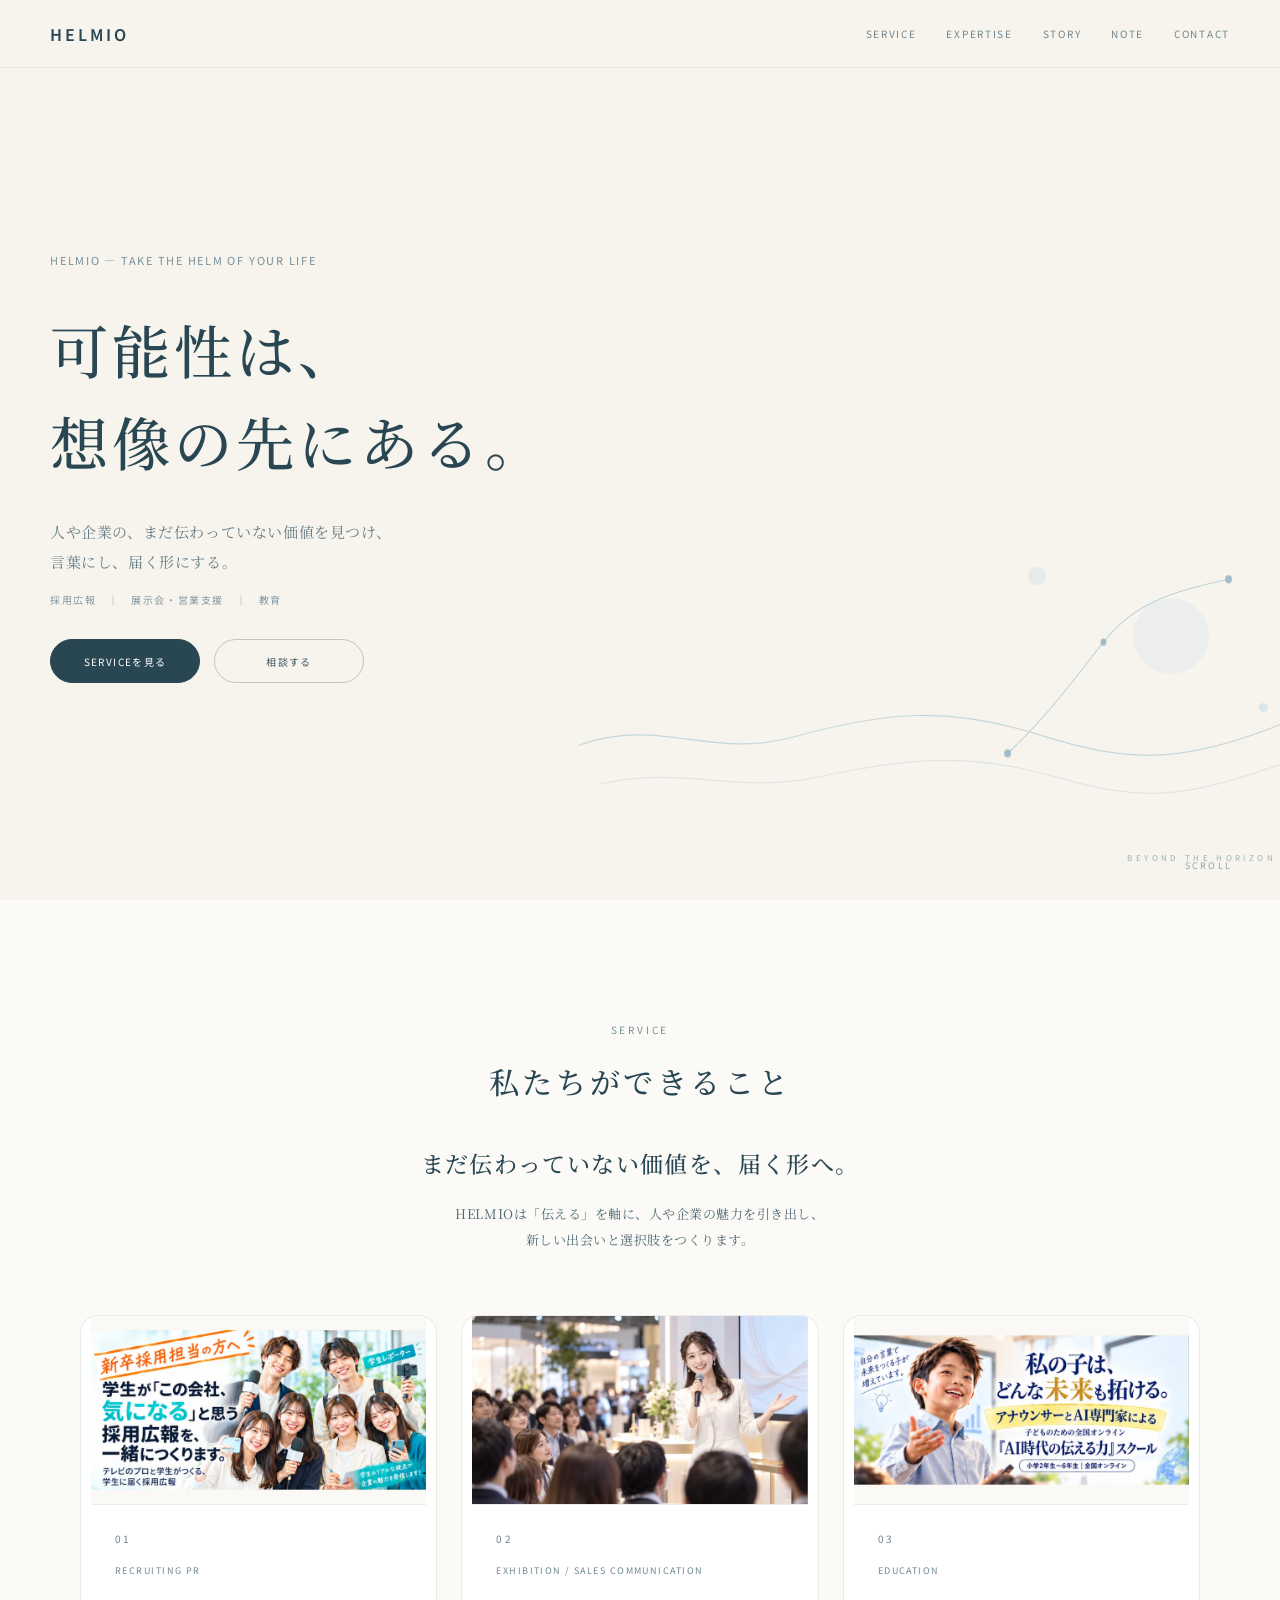
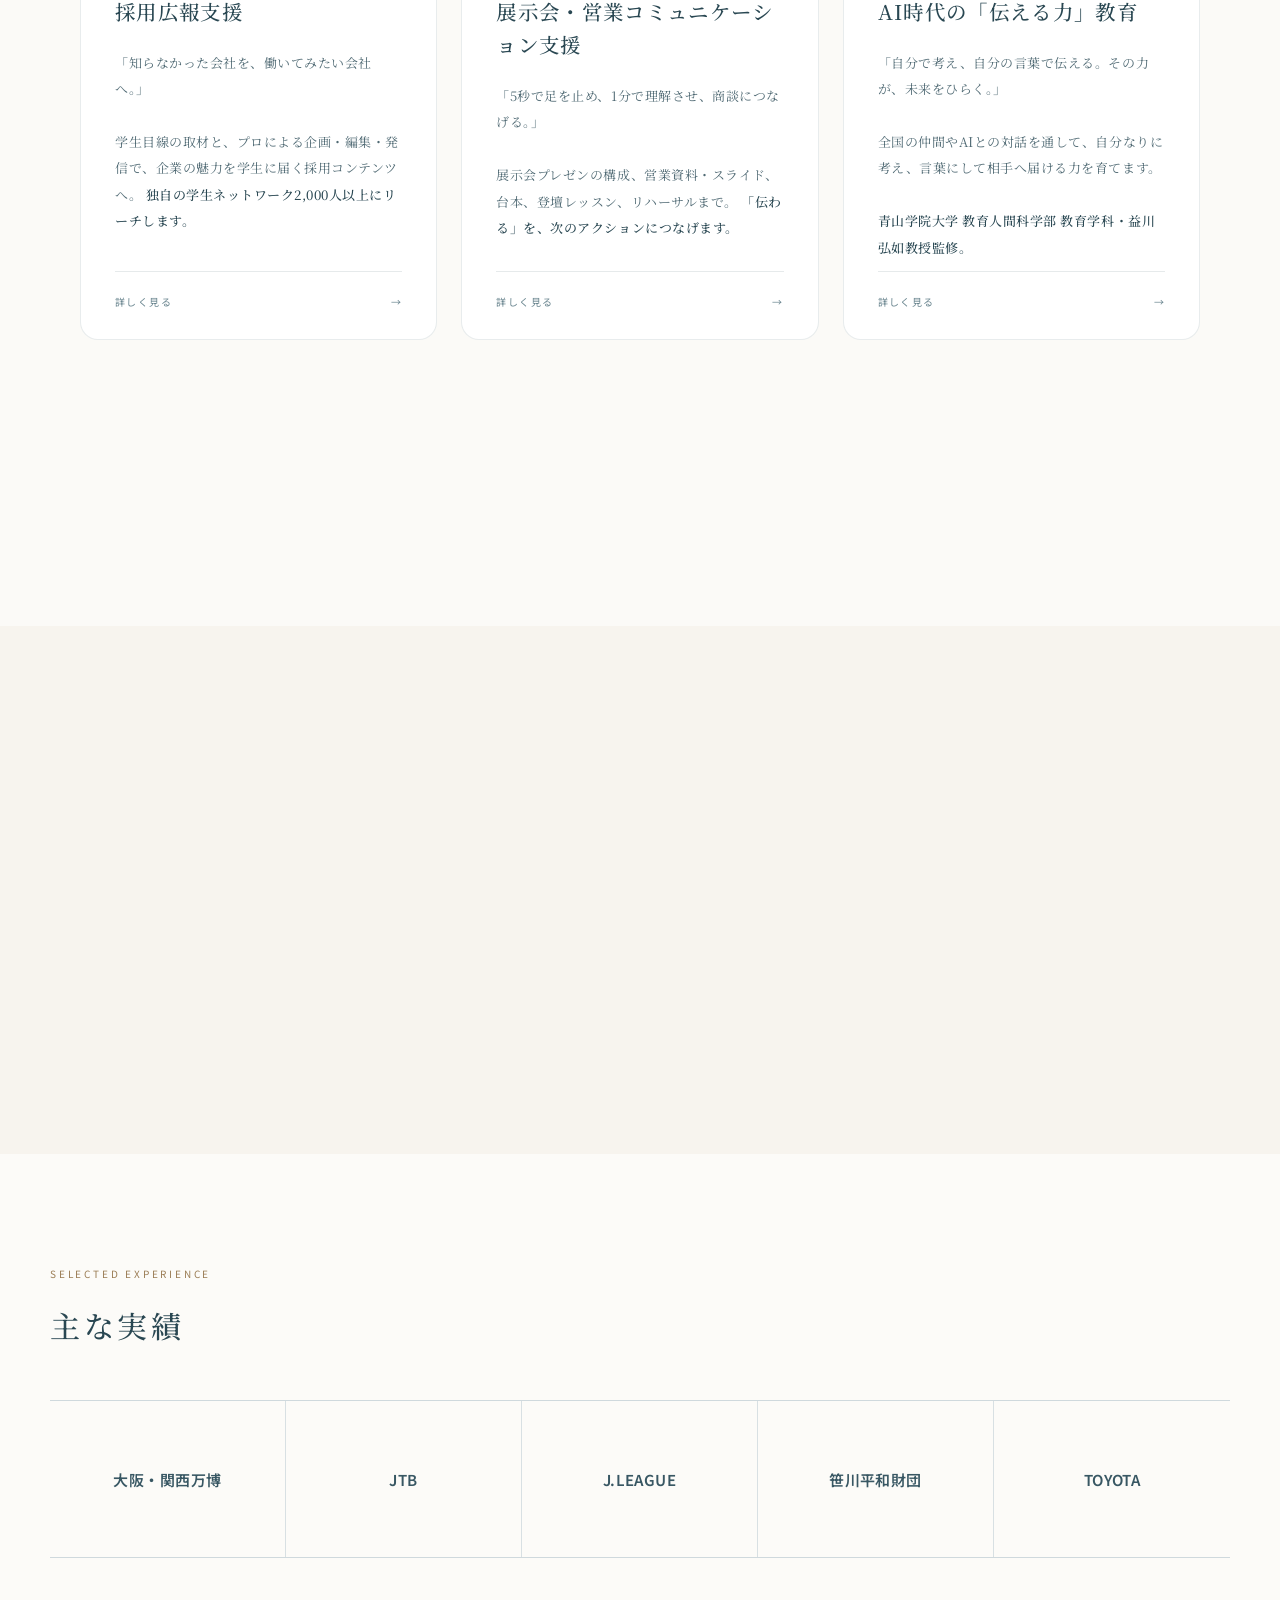
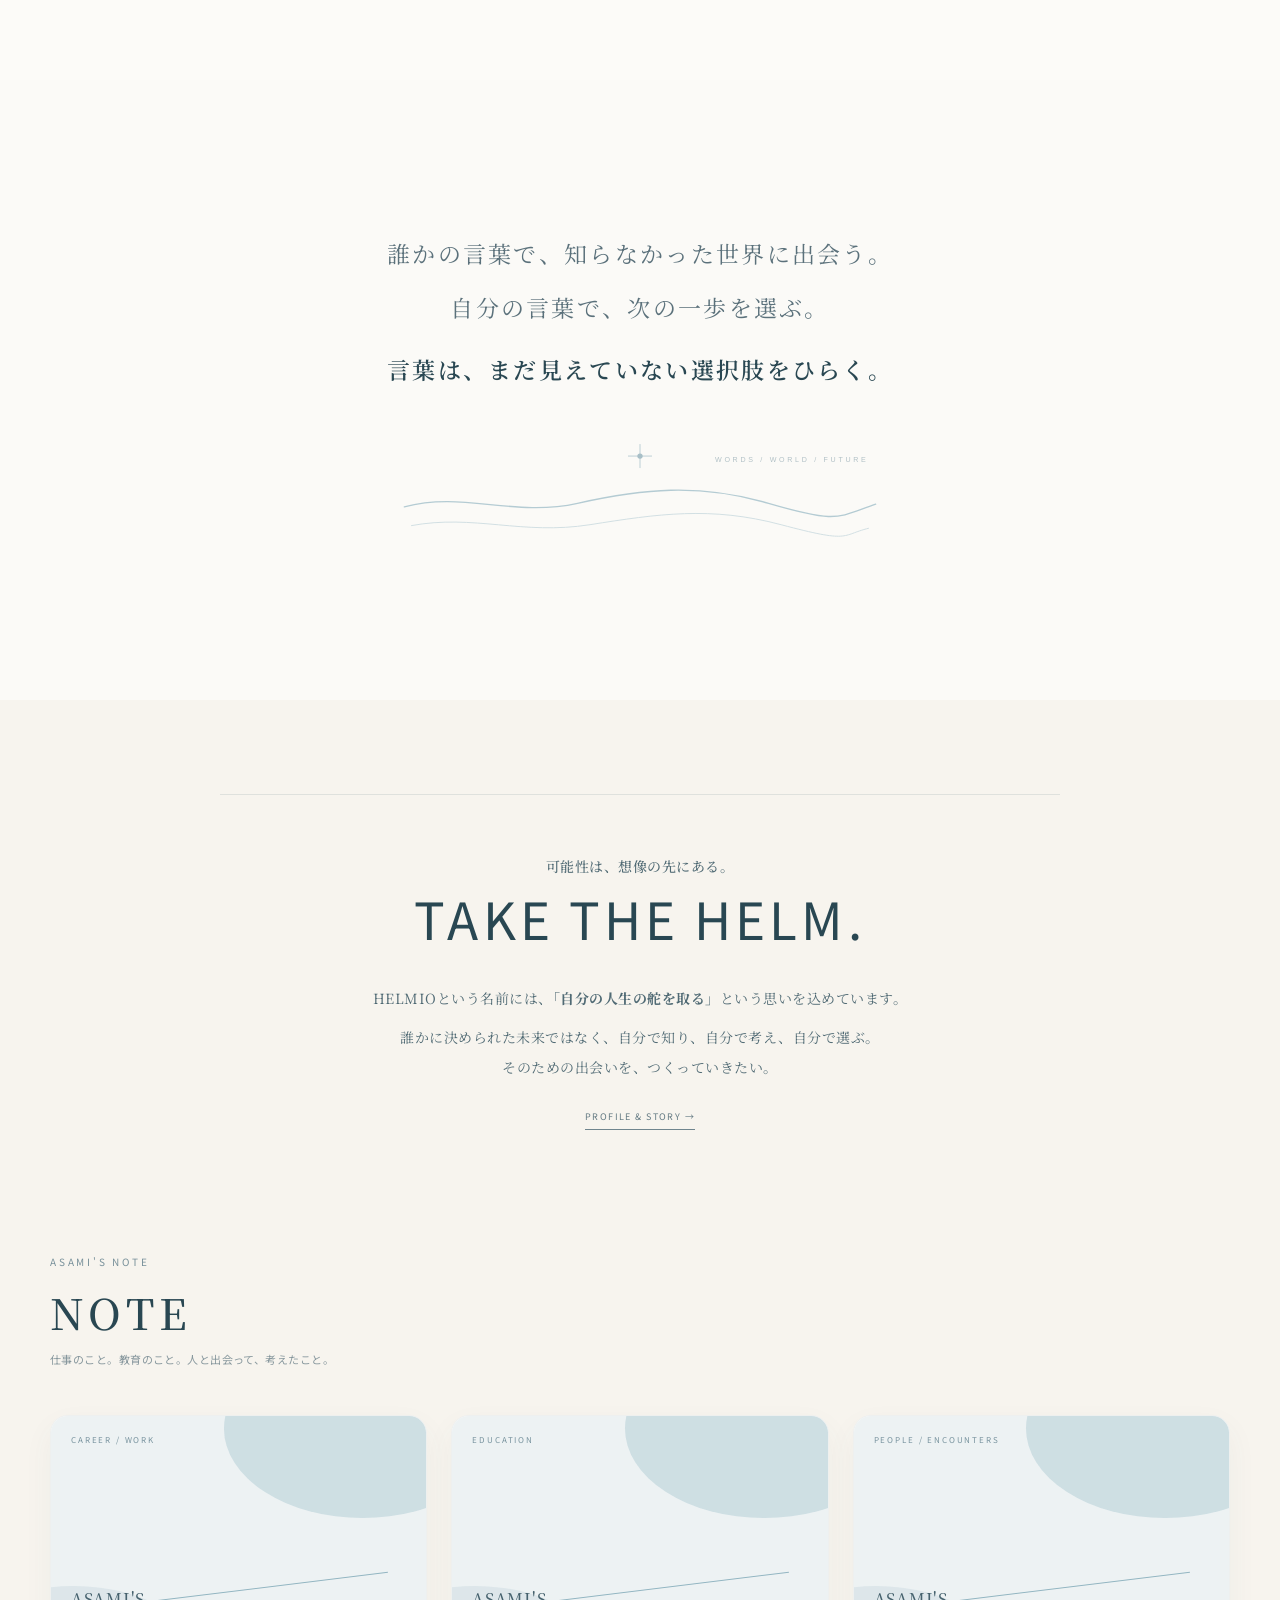
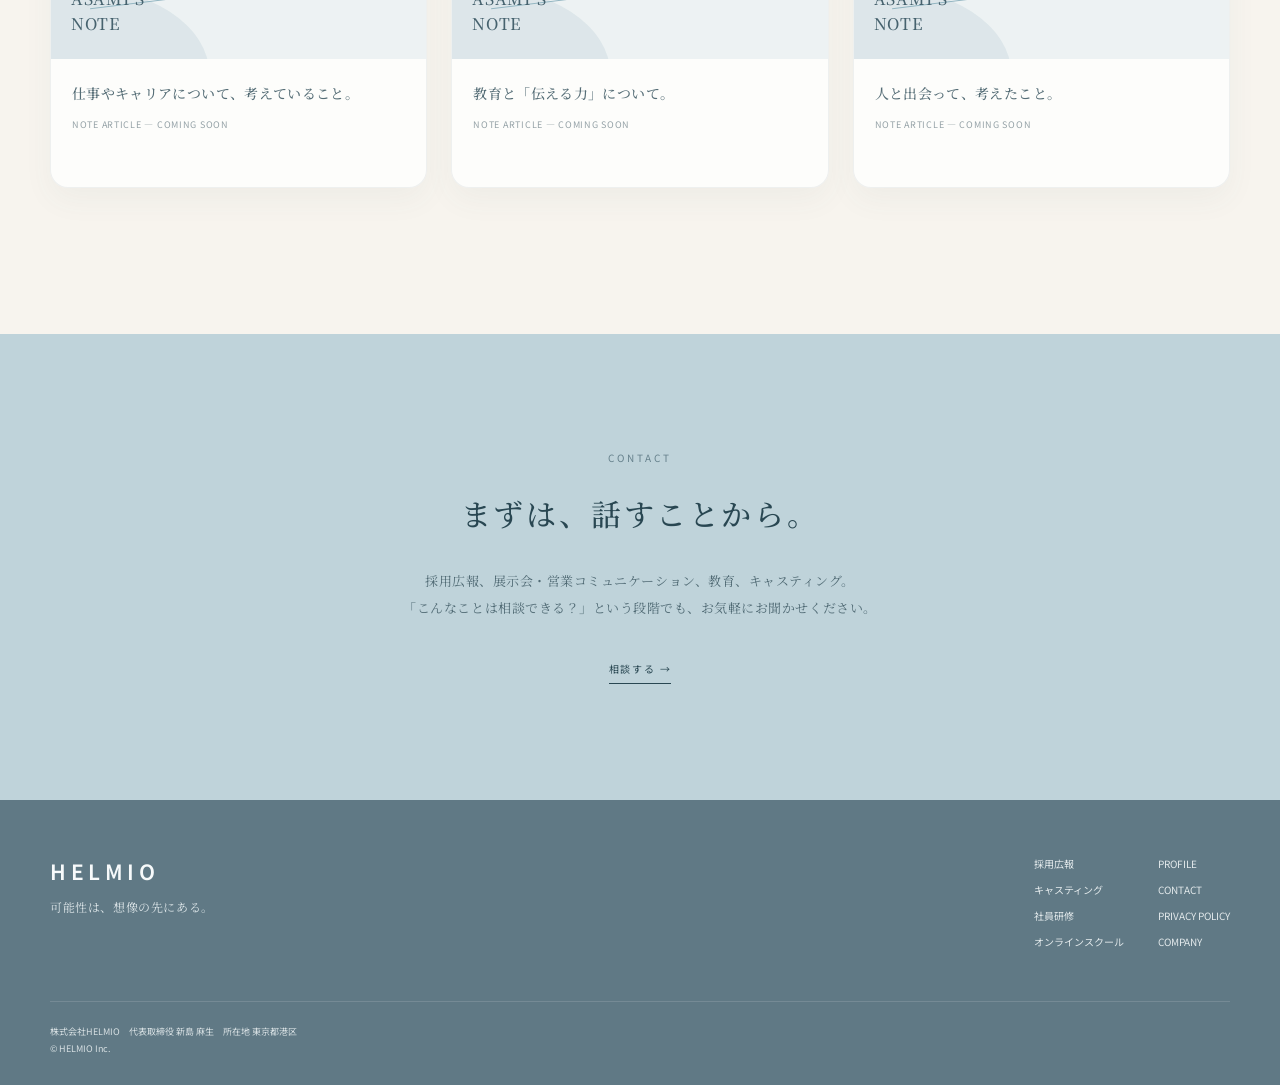
<file: index.html>
<!doctype html>
<html lang="ja">
<head>
  <meta charset="utf-8">
  <meta name="viewport" content="width=device-width, initial-scale=1">
  <title>HELMIO | 可能性は、想像の先にある。</title>
  <meta name="description" content="株式会社HELMIO。採用広報支援、展示会・営業コミュニケーション支援、AI時代の「伝える力」教育を通して、人や企業のまだ伝わっていない価値を見つけ、言葉にし、届く形にします。">
  <link rel="preconnect" href="https://fonts.googleapis.com">
  <link rel="preconnect" href="https://fonts.gstatic.com" crossorigin>
  <link href="https://fonts.googleapis.com/css2?family=Noto+Sans+JP:wght@400;500;600&family=Noto+Serif+JP:wght@400;500;600&display=swap" rel="stylesheet">

  <style>
    :root{
      --paper:#f7f4ee;
      --paper-soft:#fbfaf7;
      --ink:#3e5863;
      --ink-deep:#294752;
      --muted:#5d737c;
      --blue:#bfd3da;
      --blue-mid:#9ebfca;
      --blue-soft:#e6eef0;
      --white:rgba(255,255,255,.90);
      --line:rgba(82,106,116,.14);
      --serif:"Noto Serif JP","Yu Mincho","Hiragino Mincho ProN",serif;
      --sans:"Noto Sans JP","Yu Gothic",sans-serif;
      --max:1180px;
    }

    *{box-sizing:border-box}
    html{scroll-behavior:smooth}
    body{
      margin:0;
      color:var(--ink);
      background:var(--paper);
      font-family:var(--serif);
      -webkit-font-smoothing:antialiased;
      text-rendering:optimizeLegibility;
    }
    img{max-width:100%;display:block}
    a{color:inherit;text-decoration:none}
    button,input,textarea{font:inherit}
    [hidden]{display:none!important}

    .wrap{width:min(var(--max),calc(100% - 96px));margin:0 auto}
    .eyebrow{
      font-family:var(--sans);
      font-size:10px;
      letter-spacing:.28em;
      text-transform:uppercase;
      color:#78909a;
    }
    .section-head{text-align:center;margin-bottom:70px}
    .section-head .eyebrow{display:block;margin-bottom:21px}
    .section-head h2{
      margin:0;
      color:var(--ink-deep);
      font-weight:500;
      font-size:clamp(28px,2.35vw,35px);
      line-height:1.55;
      letter-spacing:.12em;
    }

    /* ---------- Header ---------- */
    .site-header{
      position:fixed;
      z-index:50;
      inset:0 0 auto;
      height:68px;
      border-bottom:1px solid rgba(82,106,116,.08);
      background:rgba(247,244,238,.90);
      backdrop-filter:blur(14px);
    }
    .nav{height:100%;display:flex;align-items:center;justify-content:space-between}
    .logo{
      font-family:var(--sans);
      font-weight:600;
      font-size:16px;
      letter-spacing:.19em;
      color:var(--ink-deep);
    }
    .nav-links{display:flex;align-items:center;gap:30px}
    .nav-links a{
      font-family:var(--sans);
      font-size:10px;
      letter-spacing:.17em;
      color:#71858d;
    }

    /* ---------- Hero ---------- */
    .hero{
      min-height:740px;
      height:100svh;
      position:relative;
      display:flex;
      align-items:center;
      overflow:hidden;
      isolation:isolate;
    }
    .hero-inner{position:relative;z-index:3;padding-top:34px}
    .hero-meta{display:flex;align-items:center;gap:24px;margin-bottom:35px}
    .hero-meta .eyebrow{font-size:11px;letter-spacing:.16em}
    .hero-partner{
      font-family:var(--sans);
      font-size:13px;
      letter-spacing:.07em;
      color:#647a83;
      padding-left:24px;
      border-left:1px solid rgba(82,106,116,.18);
    }
    .hero-title{
      margin:0;
      color:var(--ink-deep);
      font-size:clamp(48px,4.55vw,68px);
      font-weight:500;
      line-height:1.58;
      letter-spacing:.07em;
    }
    .hero-title span{display:block}
    .hero-note{
      margin-top:28px;
      font-family:var(--sans);
      font-size:9px;
      letter-spacing:.31em;
      color:#8ba0a8;
    }
    .hero-field{
      position:absolute;
      right:-2%;
      bottom:3%;
      width:min(58vw,840px);
      height:340px;
      z-index:1;
      pointer-events:none;
      transition:transform .5s cubic-bezier(.2,.8,.2,1);
    }
    .hero-current{width:100%;height:100%;overflow:visible}
    .current-line,.route-line{fill:none;stroke-linecap:round}
    .current-line{
      stroke:#9ebfca;
      stroke-width:1.15;
      opacity:.55;
      stroke-dasharray:1;
      stroke-dashoffset:1;
      animation:draw 1.9s ease forwards;
    }
    .current-line.b{opacity:.28;animation-delay:.25s}
    .route-line{
      stroke:#aac8d1;
      stroke-width:1;
      opacity:.78;
      stroke-dasharray:1;
      stroke-dashoffset:1;
      animation:draw 1.8s ease .55s forwards;
    }
    .route-point{
      fill:#92b3bf;
      opacity:0;
      animation:pointIn .5s ease forwards,pulse 4.2s ease-in-out infinite;
    }
    .p1{animation-delay:1.45s,2.3s}.p2{animation-delay:1.65s,2.7s}.p3{animation-delay:1.9s,3.1s}
    .orb{position:absolute;border-radius:50%;background:#c5dbe2;opacity:.35;animation:float 7.5s ease-in-out infinite}
    .orb.a{width:76px;height:76px;right:13%;top:19%;opacity:.25}
    .orb.b{width:18px;height:18px;right:35%;top:10%;animation-delay:-2.2s}
    .orb.c{width:9px;height:9px;right:5%;top:50%;opacity:.56;animation-delay:-4s}
    .hero-field-word{
      position:absolute;
      right:4%;
      bottom:3%;
      font-family:var(--sans);
      font-size:8px;
      letter-spacing:.42em;
      color:#9bb1b9;
    }
    .scroll{
      position:absolute;
      right:48px;
      bottom:28px;
      font-family:var(--sans);
      font-size:9px;
      letter-spacing:.25em;
      color:#91a2a9;
      animation:scrollPulse 2.4s ease-in-out infinite;
    }

    /* ---------- Message ---------- */
    .message{
      min-height:590px;
      padding:96px 24px 82px;
      display:flex;
      align-items:center;
      justify-content:center;
      text-align:center;
      overflow:hidden;
    }
    .message-inner{max-width:920px}
    .message-copy{
      margin:0;
      font-size:clamp(21px,1.8vw,28px);
      line-height:2.5;
      letter-spacing:.10em;
      color:#5b717b;
    }
    .message-line{display:block}
    .message-line:last-child{font-weight:600;color:var(--ink-deep)}
    .message-art{
      width:min(500px,72vw);
      margin:36px auto 0;
      opacity:.76;
      animation:float 8s ease-in-out infinite;
    }

    /* ---------- About ---------- */
    .about{padding:126px 0 142px}
    .about-grid{max-width:1030px;margin:0 auto}
    .about-row{
      display:grid;
      grid-template-columns:1fr 1.18fr;
      align-items:center;
      gap:74px;
      min-height:325px;
    }
    .about-row + .about-row{margin-top:78px}
    .about-row.reverse{grid-template-columns:1.18fr 1fr}
    .about-visual{
      height:300px;
      border-radius:15px;
      overflow:hidden;
      border:1px solid rgba(82,106,116,.10);
      background:#edf0ef;
    }
    .about-visual img{width:100%;height:100%;object-fit:cover}
    .mission-visual img{object-position:center 53%}
    .vision-visual img{object-position:center center}
    .about-copy .eyebrow{display:block;margin-bottom:28px}
    .about-copy h3,.value h3{
      margin:0;
      color:var(--ink-deep);
      font-size:clamp(27px,2.25vw,34px);
      font-weight:500;
      line-height:1.9;
      letter-spacing:.072em;
    }
    .value{max-width:860px;margin:108px auto 0;text-align:center}
    .value .eyebrow{display:block;margin-bottom:27px}

    /* ---------- Service ---------- */
    .service{padding:122px 0 146px;background:var(--paper-soft)}
    .service .section-head{margin-bottom:38px}
    .service-intro{
      max-width:760px;
      margin:0 auto 60px;
      text-align:center;
      font-size:14px;
      line-height:2.15;
      letter-spacing:.05em;
      color:#64777f;
    }
    .service-grid{
      max-width:980px;
      margin:0 auto;
      display:grid;
      grid-template-columns:repeat(2,1fr);
      gap:24px;
    }
    .service-card{
      min-height:340px;
      padding:42px 34px 30px;
      display:flex;
      flex-direction:column;
      border:1px solid rgba(82,106,116,.13);
      border-radius:18px;
      background:var(--white);
      transition:transform .25s ease,box-shadow .25s ease,border-color .25s ease;
    }
    .service-card:hover{
      transform:translateY(-4px);
      box-shadow:0 18px 48px rgba(82,106,116,.08);
      border-color:rgba(82,106,116,.19);
    }
    .service-no{
      font-family:var(--sans);
      font-size:10px;
      letter-spacing:.22em;
      color:#67838d;
      margin-bottom:24px;
    }
    .service-card h3{
      margin:0 0 22px;
      color:var(--ink-deep);
      font-size:clamp(20px,1.6vw,26px);
      line-height:1.62;
      letter-spacing:.065em;
      font-weight:500;
    }
    .service-card p{
      margin:0;
      color:#5d727b;
      font-size:13px;
      line-height:2.03;
      letter-spacing:.04em;
    }
    .service-link{
      margin-top:auto;
      padding-top:22px;
      border-top:1px solid var(--line);
      display:flex;
      align-items:center;
      justify-content:space-between;
      font-family:var(--sans);
      font-size:10px;
      letter-spacing:.14em;
      color:#67838d;
    }

    /* ---------- Story ---------- */
    .story{padding:128px 0 150px;background:#f9f8f4}
    .story-layout{
      max-width:1080px;
      margin:0 auto;
      display:grid;
      grid-template-columns:minmax(300px,.82fr) minmax(0,1.18fr);
      gap:82px;
      align-items:start;
    }
    .story-portrait{position:sticky;top:112px}
    .portrait-photo{
      aspect-ratio:4/5;
      border-radius:16px;
      overflow:hidden;
      border:1px solid rgba(82,106,116,.10);
      background:#edf0ef;
    }
    .portrait-photo img{
      width:100%;
      height:100%;
      object-fit:cover;
      object-position:center 28%;
    }
    .portrait-caption{padding:24px 4px 0}
    .founder-name{
      margin:0 0 8px;
      color:var(--ink-deep);
      font-size:22px;
      font-weight:500;
      letter-spacing:.11em;
    }
    .portrait-caption small{
      font-family:var(--sans);
      font-size:9px;
      letter-spacing:.13em;
      color:#85949b;
    }
    .founder-intro{
      margin:23px 0 0;
      color:#64777f;
      font-size:13px;
      line-height:2;
      letter-spacing:.035em;
    }
    .story-history{position:relative;padding-right:64px}
    .story-history:after{
      content:"";
      position:absolute;
      right:24px;
      top:3px;
      bottom:3px;
      width:1px;
      background:#abc5ce;
    }
    .story-chapter{
      position:relative;
      padding:0 46px 42px 0;
      margin-bottom:34px;
      border-bottom:1px solid rgba(82,106,116,.09);
    }
    .story-chapter:last-child{margin-bottom:0;border-bottom:0}
    .story-dot{
      position:absolute;
      right:19px;
      top:8px;
      width:10px;
      height:10px;
      border-radius:50%;
      border:1.5px solid #75929d;
      background:#f9f8f4;
      transform:translateX(50%);
      z-index:2;
    }
    .story-chapter:last-child .story-dot{background:#9ebfca}
    .story-meta{
      font-family:var(--sans);
      font-size:9px;
      letter-spacing:.17em;
      color:#829ba5;
      margin-bottom:13px;
    }
    .story-chapter h3{
      margin:0 0 17px;
      color:var(--ink-deep);
      font-size:20px;
      line-height:1.65;
      letter-spacing:.055em;
      font-weight:500;
    }
    .story-chapter p{
      margin:0;
      color:#627780;
      font-size:13px;
      line-height:2.05;
      letter-spacing:.035em;
    }
    .story-chapter p + p{margin-top:13px}
    .story-chapter .em{color:#526f7a;font-weight:500}

    .story-end{
      max-width:840px;
      margin:94px auto 0;
      padding-top:56px;
      border-top:1px solid var(--line);
      text-align:center;
    }
    .story-belief{
      margin:0 0 48px;
      color:var(--ink-deep);
      font-size:clamp(27px,2.35vw,36px);
      line-height:1.85;
      letter-spacing:.085em;
      font-weight:500;
    }
    .take{
      margin:0 0 28px;
      color:var(--ink-deep);
      font-family:var(--sans);
      font-size:clamp(38px,4vw,58px);
      letter-spacing:.08em;
    }
    .story-end p{
      margin:0;
      color:#627780;
      font-size:14px;
      line-height:2.15;
      letter-spacing:.035em;
    }
    .story-end p + p{margin-top:8px}
    .profile-link{
      display:inline-block;
      margin-top:28px;
      padding-bottom:6px;
      border-bottom:1px solid #70858e;
      font-family:var(--sans);
      font-size:9px;
      letter-spacing:.16em;
      color:#647a83;
    }

    /* ---------- Personal note ---------- */
    .note{padding:124px 0 146px;background:var(--paper)}
    .note-head{
      display:flex;
      align-items:flex-end;
      justify-content:space-between;
      gap:36px;
      margin-bottom:48px;
    }
    .note-head-left .eyebrow{display:block;margin-bottom:18px}
    .note-head h2{
      margin:0;
      color:var(--ink-deep);
      font-size:clamp(34px,3.3vw,50px);
      line-height:1.2;
      letter-spacing:.12em;
      font-weight:500;
    }
    .note-owner{
      margin:14px 0 0;
      font-family:var(--sans);
      color:#87979d;
      font-size:11px;
      letter-spacing:.06em;
    }
    .note-all{
      padding-bottom:8px;
      font-family:var(--sans);
      font-size:11px;
      font-weight:600;
      letter-spacing:.08em;
      color:#6f8b96;
      white-space:nowrap;
    }
    .note-grid{
      display:grid;
      grid-template-columns:repeat(3,1fr);
      gap:24px;
    }
    .note-card{
      min-width:0;
      border-radius:18px;
      overflow:hidden;
      background:rgba(255,255,255,.78);
      border:1px solid rgba(82,106,116,.08);
      box-shadow:0 12px 30px rgba(82,106,116,.05);
      transition:transform .24s ease,box-shadow .24s ease;
    }
    .note-card:hover{
      transform:translateY(-4px);
      box-shadow:0 18px 38px rgba(82,106,116,.09);
    }
    .note-thumb{
      aspect-ratio:1.55/1;
      position:relative;
      overflow:hidden;
      background:#edf2f3;
    }
    .note-thumb img{
      width:100%;
      height:100%;
      object-fit:cover;
    }
    .note-thumb--placeholder:before,
    .note-thumb--placeholder:after{
      content:"";
      position:absolute;
      border-radius:50%;
    }
    .note-thumb--placeholder:before{
      width:74%;
      height:74%;
      right:-20%;
      top:-32%;
      background:rgba(157,192,203,.40);
    }
    .note-thumb--placeholder:after{
      width:72%;
      height:72%;
      left:-30%;
      bottom:-42%;
      background:rgba(218,229,232,.82);
    }
    .note-thumb .thumb-line{
      position:absolute;
      left:10%;
      right:10%;
      bottom:28%;
      height:1px;
      background:#93b6c2;
      transform:rotate(-7deg);
      z-index:2;
    }
    .note-thumb .thumb-kicker{
      position:absolute;
      left:20px;
      top:18px;
      z-index:3;
      font-family:var(--sans);
      font-size:8px;
      letter-spacing:.23em;
      color:#78939e;
    }
    .note-thumb .thumb-title{
      position:absolute;
      left:20px;
      right:18px;
      bottom:22px;
      z-index:3;
      color:#46626e;
      font-size:16px;
      line-height:1.55;
      letter-spacing:.045em;
      font-weight:500;
    }
    .note-body{padding:22px 21px 20px}
    .note-body h3{
      margin:0;
      color:var(--ink-deep);
      font-family:var(--sans);
      font-size:14px;
      line-height:1.75;
      letter-spacing:.025em;
      font-weight:600;
      display:-webkit-box;
      -webkit-line-clamp:3;
      -webkit-box-orient:vertical;
      overflow:hidden;
    }
    .note-meta{
      margin-top:13px;
      font-family:var(--sans);
      font-size:10px;
      letter-spacing:.05em;
      color:#94a1a6;
    }
    .note-empty{
      grid-column:1/-1;
      padding:44px 0 12px;
      color:#8a999f;
      font-family:var(--sans);
      font-size:12px;
      letter-spacing:.06em;
      border-top:1px solid var(--line);
    }

    /* ---------- Contact ---------- */
    .contact{padding:116px 0;text-align:center;background:var(--blue)}
    .contact .eyebrow{display:block;margin-bottom:21px;color:#66818c}
    .contact h2{
      margin:0 0 27px;
      color:var(--ink-deep);
      font-size:clamp(28px,2.35vw,36px);
      line-height:1.8;
      letter-spacing:.085em;
      font-weight:500;
    }
    .contact p{
      margin:0 0 34px;
      color:#617984;
      font-size:13px;
      line-height:2.1;
      letter-spacing:.04em;
    }
    .contact-link{
      display:inline-block;
      padding-bottom:7px;
      border-bottom:1px solid var(--ink-deep);
      font-family:var(--sans);
      font-size:10px;
      letter-spacing:.18em;
      color:var(--ink-deep);
    }

    /* ---------- Footer ---------- */
    footer{
      padding:56px 0 28px;
      background:#607985;
      color:#f7fafb;
      font-family:var(--sans);
    }
    .footer-top{
      display:flex;
      justify-content:space-between;
      gap:44px;
      margin-bottom:52px;
    }
    .footer-logo{font-size:21px;font-weight:600;letter-spacing:.22em}
    .footer-copy{
      margin-top:12px;
      font-family:var(--serif);
      font-size:12px;
      letter-spacing:.05em;
      color:#dce5e8;
    }
    .footer-links{
      display:grid;
      grid-template-columns:repeat(2,auto);
      gap:11px 34px;
      font-size:10px;
      color:#e2e9eb;
    }
    .legal{
      padding-top:21px;
      border-top:1px solid rgba(255,255,255,.13);
      font-size:9px;
      line-height:1.9;
      color:#d7e0e3;
    }

    /* ---------- Motion ---------- */
    .reveal{
      opacity:0;
      transform:translateY(14px);
      transition:opacity .75s ease,transform .75s ease;
    }
    .reveal.show{opacity:1;transform:none}
    .hero-reveal{
      opacity:0;
      transform:translateY(12px);
      animation:heroIn .75s ease forwards;
    }
    .hero-reveal.r1{animation-delay:.18s}
    .hero-reveal.r2{animation-delay:.34s}
    .hero-reveal.r3{animation-delay:.56s}
    .hero-reveal.r4{animation-delay:.76s}
    .hero-reveal.r5{animation-delay:1s}

    @keyframes heroIn{to{opacity:1;transform:none}}
    @keyframes draw{to{stroke-dashoffset:0}}
    @keyframes pointIn{to{opacity:.84}}
    @keyframes pulse{0%,100%{transform:scale(1)}50%{transform:scale(1.32)}}
    @keyframes float{0%,100%{transform:translate(0,0)}50%{transform:translate(-8px,-7px)}}
    @keyframes scrollPulse{0%,100%{opacity:.45;transform:translateY(0)}50%{opacity:.9;transform:translateY(5px)}}

    @media(max-width:1000px){
      .wrap{width:min(var(--max),calc(100% - 64px))}
      .note-grid{grid-template-columns:repeat(2,1fr)}
    }

    @media(max-width:760px){
      .wrap{width:calc(100% - 40px)}
      .site-header{height:58px}
      .nav-links{display:none}

      .hero{min-height:680px;height:100svh}
      .hero-meta{display:block;margin-bottom:31px}
      .hero-partner{border:0;padding:10px 0 0;font-size:12px}
      .hero-title{font-size:42px;line-height:1.53;letter-spacing:.052em}
      .hero-field{width:118vw;height:325px;right:-46vw;bottom:2vh;opacity:.78}
      .hero-field-word{display:none}
      .scroll{right:20px}

      .message{min-height:540px;padding:78px 20px 70px}
      .message-copy{font-size:20px;line-height:2.25;letter-spacing:.065em}

      .about{padding:98px 0 112px}
      .section-head{margin-bottom:56px}
      .section-head h2{font-size:27px}
      .about-row,.about-row.reverse{grid-template-columns:1fr;gap:42px;min-height:0}
      .about-row + .about-row{margin-top:88px}
      .about-row.reverse .about-copy{order:2}
      .about-row.reverse .about-visual{order:1}
      .about-visual{height:220px}
      .about-copy h3,.value h3{font-size:25px}
      .value{text-align:left;margin-top:88px}

      .service{padding:98px 0 112px}
      .service-intro{text-align:left;font-size:13px;margin-bottom:48px}
      .service-grid{grid-template-columns:1fr}
      .service-card{min-height:326px;padding:36px 27px 28px}
      .service-card h3{font-size:23px}

      .story{padding:102px 0 118px}
      .story-layout{display:block}
      .story-portrait{position:relative;top:auto;margin-bottom:60px}
      .portrait-photo{max-width:360px}
      .story-history{padding:0 0 0 24px;border-left:1.5px solid #abc5ce}
      .story-history:after{display:none}
      .story-chapter{padding:0!important;margin:0 0 48px;border:0}
      .story-dot{left:-25px;right:auto;top:8px;transform:translateX(-50%)}
      .story-meta,.story-chapter h3,.story-chapter p{margin-left:16px}
      .story-chapter h3{font-size:19px}
      .story-end{margin-top:68px;padding-top:48px;text-align:left}
      .story-belief{font-size:27px}
      .take{font-size:39px}

      .note{padding:96px 0 108px}
      .note-head{align-items:flex-start;margin-bottom:38px}
      .note-head h2{font-size:34px}
      .note-all{padding-top:34px}
      .note-grid{
        display:flex;
        gap:16px;
        overflow-x:auto;
        padding:0 20px 12px;
        margin:0 -20px;
        scroll-snap-type:x mandatory;
        scrollbar-width:none;
      }
      .note-grid::-webkit-scrollbar{display:none}
      .note-card{flex:0 0 78vw;scroll-snap-align:start}
      .note-empty{min-width:100%}

      .contact{padding:88px 0}
      .contact h2{font-size:27px}

      .footer-top{display:block}
      .footer-links{margin-top:34px}
    }

    @media(prefers-reduced-motion:reduce){
      *,*:before,*:after{
        animation:none!important;
        transition:none!important;
        scroll-behavior:auto!important;
      }
      .reveal,.hero-reveal{opacity:1;transform:none}
      .current-line,.route-line{stroke-dashoffset:0}
      .route-point{opacity:.84}
    }

    /* ---------- v16: conversion-oriented top page ---------- */
    .hero-subcopy{
      max-width:720px;
      margin:30px 0 0;
      color:#667c85;
      font-size:15px;
      line-height:2;
      letter-spacing:.04em;
    }
    .hero-services{
      margin-top:15px;
      font-family:var(--sans);
      font-size:10px;
      letter-spacing:.16em;
      color:#879aa2;
    }
    .hero-actions{
      display:flex;
      gap:14px;
      margin-top:32px;
    }
    .hero-button{
      min-width:150px;
      padding:14px 20px 13px;
      border:1px solid rgba(64,93,105,.30);
      border-radius:999px;
      font-family:var(--sans);
      font-size:10px;
      letter-spacing:.14em;
      text-align:center;
      transition:background .2s ease,color .2s ease,transform .2s ease;
    }
    .hero-button.primary{
      background:var(--ink-deep);
      color:#fff;
      border-color:var(--ink-deep);
    }
    .hero-button:hover{transform:translateY(-2px)}
    .service-lead{
      max-width:820px;
      margin:0 auto 62px;
      text-align:center;
    }
    .service-lead strong{
      display:block;
      margin-bottom:17px;
      color:var(--ink-deep);
      font-size:clamp(22px,1.8vw,28px);
      font-weight:500;
      letter-spacing:.06em;
      line-height:1.8;
    }
    .service-lead p{
      margin:0;
      color:#657981;
      font-size:13px;
      line-height:2;
      letter-spacing:.04em;
    }

    .expertise{
      padding:132px 0 142px;
      background:var(--paper);
    }
    .expertise-grid{
      max-width:1030px;
      margin:0 auto;
      display:grid;
      grid-template-columns:.88fr 1.12fr;
      gap:92px;
      align-items:center;
    }
    .expertise-steps{
      display:grid;
      gap:3px;
    }
    .expertise-word{
      color:var(--ink-deep);
      font-size:clamp(34px,3.1vw,49px);
      line-height:1.5;
      letter-spacing:.10em;
      font-weight:500;
    }
    .expertise-word:nth-child(2){padding-left:30px}
    .expertise-word:nth-child(3){padding-left:60px}
    .expertise-word:nth-child(4){padding-left:90px}
    .expertise-copy .eyebrow{display:block;margin-bottom:26px}
    .expertise-copy h2{
      margin:0 0 28px;
      color:var(--ink-deep);
      font-size:clamp(26px,2.15vw,33px);
      line-height:1.8;
      letter-spacing:.07em;
      font-weight:500;
    }
    .expertise-copy p{
      margin:0;
      color:#62767e;
      font-size:14px;
      line-height:2.15;
      letter-spacing:.035em;
    }
    .expertise-copy p + p{margin-top:15px}

    .message-v16{
      min-height:620px;
      padding:112px 24px;
      display:flex;
      align-items:center;
      justify-content:center;
      text-align:center;
      background:var(--paper-soft);
    }
    .message-v16 .message-copy{line-height:2.35}
    .message-v16 .message-line:last-child{
      margin-top:8px;
      font-weight:600;
      color:var(--ink-deep);
    }

    .story-intro{
      max-width:720px;
      margin:-24px auto 74px;
      text-align:center;
      color:#778990;
      font-size:13px;
      line-height:2;
      letter-spacing:.04em;
    }
    .story-end .vision-line{
      margin-top:36px;
      padding-top:34px;
      border-top:1px solid var(--line);
      color:#607983;
      font-size:16px;
      line-height:1.9;
      letter-spacing:.07em;
    }
    .story-end .vision-line strong{
      color:var(--ink-deep);
      font-weight:500;
    }

    .note-caption{
      margin:14px 0 0;
      color:#87979d;
      font-family:var(--sans);
      font-size:11px;
      letter-spacing:.04em;
    }

    @media(max-width:760px){
      .hero-subcopy{font-size:13px;line-height:1.9}
      .hero-services{line-height:1.9}
      .hero-actions{flex-wrap:wrap}
      .hero-button{min-width:0;flex:1 1 140px}
      .service-lead{text-align:left;margin-bottom:46px}
      .service-lead strong{font-size:22px}
      .expertise{padding:98px 0 108px}
      .expertise-grid{grid-template-columns:1fr;gap:58px}
      .expertise-word{font-size:34px}
      .expertise-word:nth-child(2){padding-left:18px}
      .expertise-word:nth-child(3){padding-left:36px}
      .expertise-word:nth-child(4){padding-left:54px}
      .message-v16{min-height:540px;padding:88px 20px}
      .story-intro{text-align:left;margin:-18px 0 54px}
    }


    /* ---------- v17: service hierarchy / experience / visible note ---------- */
    .service-grid--primary{
      grid-template-columns:repeat(3,1fr);
      max-width:1120px;
    }
    .service-card.primary-service{
      min-height:390px;
    }
    .service-card .service-kicker{
      margin:-6px 0 18px;
      font-family:var(--sans);
      font-size:9px;
      letter-spacing:.16em;
      color:#8aa0a8;
    }
    .other-service{
      max-width:1120px;
      margin:26px auto 0;
      padding:26px 30px;
      border-top:1px solid rgba(82,106,116,.15);
      border-bottom:1px solid rgba(82,106,116,.15);
      display:grid;
      grid-template-columns:180px 1fr auto;
      align-items:center;
      gap:28px;
    }
    .other-service-label{
      font-family:var(--sans);
      font-size:9px;
      letter-spacing:.18em;
      color:#81959d;
    }
    .other-service h3{
      margin:0 0 6px;
      color:var(--ink-deep);
      font-size:19px;
      font-weight:500;
      letter-spacing:.055em;
    }
    .other-service p{
      margin:0;
      color:#687c84;
      font-size:12px;
      line-height:1.9;
      letter-spacing:.03em;
    }
    .other-service a{
      font-family:var(--sans);
      font-size:9px;
      letter-spacing:.14em;
      color:#6f8892;
      white-space:nowrap;
    }

    .experience{
      padding:112px 0 122px;
      background:#fcfbf8;
    }
    .experience-top{
      margin-bottom:62px;
    }
    .experience-top .eyebrow{
      display:block;
      margin-bottom:24px;
      color:#a57f4e;
    }
    .experience-top h2{
      margin:0;
      color:var(--ink-deep);
      font-size:clamp(28px,2.35vw,35px);
      font-weight:500;
      letter-spacing:.12em;
      line-height:1.55;
    }
    .experience-top p{
      margin:0 0 7px;
      color:#5c727b;
      font-size:14px;
      line-height:2;
      letter-spacing:.035em;
    }
    .experience-note{
      margin-top:10px!important;
      font-family:var(--sans);
      font-size:9px!important;
      letter-spacing:.04em!important;
      color:#94a2a8!important;
    }
    .experience-list{
      display:grid;
      grid-template-columns:repeat(5,1fr);
      border-top:1px solid #cfd9dd;
      border-bottom:1px solid #cfd9dd;
    }
    .experience-item{
      min-height:156px;
      display:flex;
      align-items:center;
      justify-content:center;
      text-align:center;
      padding:22px 16px;
      border-right:1px solid #d8e0e3;
      color:#425f6b;
      font-family:var(--sans);
      font-size:16px;
      font-weight:600;
      letter-spacing:.03em;
    }
    .experience-item:last-child{border-right:0}

    .note{
      display:block!important;
    }
    .note[hidden]{display:block!important}
    .note-grid{
      grid-template-columns:repeat(3,1fr);
    }
    .note-empty{
      padding:0;
      border:0;
    }
    .note-placeholder-card{
      border-radius:18px;
      overflow:hidden;
      background:rgba(255,255,255,.76);
      border:1px solid rgba(82,106,116,.08);
      box-shadow:0 12px 30px rgba(82,106,116,.05);
    }
    .note-placeholder-card .note-thumb{
      aspect-ratio:1.55/1;
    }
    .note-placeholder-card .note-body{
      min-height:128px;
    }
    .note-placeholder-card .note-body h3{
      color:#607983;
      font-family:var(--serif);
      font-weight:500;
    }
    .note-soon{
      margin-top:13px;
      font-family:var(--sans);
      font-size:9px;
      letter-spacing:.08em;
      color:#9aa7ac;
    }

    @media(max-width:1000px){
      .service-grid--primary{grid-template-columns:1fr}
      .experience-list{grid-template-columns:repeat(2,1fr)}
      .experience-item:nth-child(2n){border-right:0}
      .experience-item:nth-child(n+3){border-top:1px solid #d8e0e3}
      .experience-item:last-child{
        grid-column:1/-1;
        border-right:0;
      }
    }

    @media(max-width:760px){
      .other-service{
        grid-template-columns:1fr;
        gap:10px;
        padding:24px 4px;
      }
      .experience{padding:92px 0 102px}
      .experience-top{
        margin-bottom:42px;
      }
      .experience-top h2{font-size:27px}
      .experience-list{grid-template-columns:1fr}
      .experience-item{
        min-height:100px;
        justify-content:flex-start;
        text-align:left;
        border-right:0!important;
        border-top:1px solid #d8e0e3;
        padding:20px 4px;
      }
      .experience-item:first-child{border-top:0}
      .experience-item:last-child{grid-column:auto}
      .note-grid{
        display:flex;
        grid-template-columns:none;
      }
      .note-placeholder-card{flex:0 0 78vw}
    }


    .service-card p strong{
      color:var(--ink-deep);
      font-weight:500;
    }
    .education-credit{
      display:block;
      margin-top:12px;
      font-family:var(--sans);
      font-size:10px;
      line-height:1.8;
      letter-spacing:.03em;
      color:#70858d;
    }


    /* ======================================================
       v22 FINAL OVERRIDES
       ====================================================== */

    /* Slightly deeper body copy, without using pure black */
    body{color:#3e5863}
    .service-card p,
    .expertise-copy p,
    .story-chapter p,
    .story-end p,
    .service-lead p,
    .contact p{color:#506a74}

    /* SERVICE: 3 main pillars + one secondary service */
    .service-grid--primary{
      grid-template-columns:repeat(3,1fr);
      max-width:1120px;
    }
    .service-card.primary-service{min-height:420px}
    .service-card .service-kicker{
      margin:-6px 0 18px;
      font-family:var(--sans);
      font-size:9px;
      letter-spacing:.16em;
      color:#6f8790;
    }
    .service-card p strong{
      color:var(--ink-deep);
      font-weight:500;
    }

    .other-service{
      max-width:1120px;
      margin:28px auto 0;
      padding:27px 30px;
      border-top:1px solid rgba(70,95,105,.16);
      border-bottom:1px solid rgba(70,95,105,.16);
      display:grid;
      grid-template-columns:180px 1fr auto;
      align-items:center;
      gap:28px;
    }
    .other-service-label{
      font-family:var(--sans);
      font-size:9px;
      letter-spacing:.18em;
      color:#6d858e;
    }
    .other-service h3{
      margin:0 0 6px;
      color:var(--ink-deep);
      font-size:19px;
      font-weight:500;
      letter-spacing:.055em;
    }
    .other-service p{
      margin:0;
      color:#536d76;
      font-size:12px;
      line-height:1.9;
      letter-spacing:.03em;
    }
    .other-service a{
      font-family:var(--sans);
      font-size:9px;
      letter-spacing:.14em;
      color:#667f89;
      white-space:nowrap;
    }

    /* OUR EXPERTISE */
    .expertise-copy h2{
      white-space:nowrap;
    }

    /* SELECTED EXPERIENCE */
    .experience{
      padding:112px 0 122px;
      background:#fcfbf8;
    }
    .experience-top{
      margin-bottom:52px;
    }
    .experience-top .eyebrow{
      display:block;
      margin-bottom:21px;
      color:#9b7d55;
    }
    .experience-top h2{
      margin:0;
      color:var(--ink-deep);
      font-size:clamp(28px,2.35vw,35px);
      font-weight:500;
      line-height:1.55;
      letter-spacing:.12em;
    }
    .experience-list{
      display:grid;
      grid-template-columns:repeat(5,1fr);
      border-top:1px solid #cfd9dd;
      border-bottom:1px solid #cfd9dd;
    }
    .experience-item{
      min-height:156px;
      display:flex;
      align-items:center;
      justify-content:center;
      text-align:center;
      padding:22px 16px;
      border-right:1px solid #d8e0e3;
      color:#385763;
      font-family:var(--sans);
      font-size:15px;
      font-weight:600;
      letter-spacing:.03em;
    }
    .experience-item:last-child{border-right:0}

    /* STORY: slightly calmer, editorial */
    .story-intro{
      max-width:760px;
      margin:-24px auto 74px;
      text-align:center;
      color:#687c84;
      font-size:13px;
      line-height:2;
      letter-spacing:.04em;
    }

    /* NOTE stays visible before CONTACT */
    .note{display:block!important}
    .note[hidden]{display:block!important}
    .note-grid{grid-template-columns:repeat(3,1fr)}
    .note-placeholder-card{
      border-radius:18px;
      overflow:hidden;
      background:rgba(255,255,255,.76);
      border:1px solid rgba(70,95,105,.08);
      box-shadow:0 12px 30px rgba(70,95,105,.05);
    }
    .note-placeholder-card .note-body{min-height:128px}
    .note-placeholder-card .note-body h3{
      color:#556d76;
      font-family:var(--serif);
      font-weight:500;
    }
    .note-soon{
      margin-top:13px;
      font-family:var(--sans);
      font-size:9px;
      letter-spacing:.08em;
      color:#95a2a7;
    }

    @media(max-width:1000px){
      .service-grid--primary{grid-template-columns:1fr}
      .experience-list{grid-template-columns:repeat(2,1fr)}
      .experience-item:nth-child(2n){border-right:0}
      .experience-item:nth-child(n+3){border-top:1px solid #d8e0e3}
      .experience-item:last-child{
        grid-column:1/-1;
        border-right:0;
      }
    }

    @media(max-width:760px){
      .other-service{
        grid-template-columns:1fr;
        gap:10px;
        padding:24px 4px;
      }
      .expertise-copy h2{white-space:normal}
      .experience{padding:92px 0 102px}
      .experience-top{margin-bottom:38px}
      .experience-top h2{font-size:27px}
      .experience-list{grid-template-columns:1fr}
      .experience-item{
        min-height:96px;
        justify-content:flex-start;
        text-align:left;
        border-right:0!important;
        border-top:1px solid #d8e0e3;
        padding:20px 4px;
      }
      .experience-item:first-child{border-top:0}
      .experience-item:last-child{grid-column:auto}
      .story-intro{text-align:left;margin:-18px 0 54px}
      .note-grid{
        display:flex;
        grid-template-columns:none;
      }
      .note-placeholder-card{flex:0 0 78vw}
    }


    /* Service card visuals — unified size */
    .service-card{
      overflow:hidden;
      padding-top:0;
    }
    .service-card-media{
      width:calc(100% + 48px);
      margin:0 -24px 26px;
      aspect-ratio:16/9;
      background:#faf9f6;
      border-bottom:1px solid rgba(70,95,105,.08);
      overflow:hidden;
    }
    .service-card-media img{
      width:100%;
      height:100%;
      display:block;
      object-fit:cover;
    }
    @media(max-width:760px){
      .service-card-media{
        width:calc(100% + 36px);
        margin:0 -18px 22px;
      }
    }


    /* v25 — equal service card rhythm */
    .service-card.primary-service{
      height:100%;
    }
    .service-card.primary-service > p{
      min-height:188px;
    }
    @media(max-width:1000px){
      .service-card.primary-service > p{min-height:auto}
    }


    /* v27 — streamlined expertise */
    .expertise-grid{grid-template-columns:1fr;max-width:780px;margin:0 auto;}
    .expertise-copy{max-width:780px;}

  </style>
</head>

<body>
  <header class="site-header">
    <div class="wrap nav">
      <a class="logo" href="#top">HELMIO</a>
      <nav class="nav-links" aria-label="主要ナビゲーション">
        <a href="#service">SERVICE</a>
        <a href="#expertise">EXPERTISE</a>
        <a href="#story">STORY</a>
        <a href="#note">NOTE</a>
        <a href="#contact">CONTACT</a>
      </nav>
    </div>
  </header>


  <main id="top">
    <section class="hero" aria-labelledby="hero-title">
      <div class="hero-field" aria-hidden="true">
        <span class="orb a"></span>
        <span class="orb b"></span>
        <span class="orb c"></span>

        <svg class="hero-current" viewBox="0 0 860 330" preserveAspectRatio="none">
          <path class="current-line" pathLength="1" d="M18 206 C112 178 171 220 267 198 S438 166 548 195 S714 225 840 183"/>
          <path class="current-line b" pathLength="1" d="M42 244 C138 225 201 254 295 237 S467 211 572 237 S724 255 830 225"/>
          <path class="route-line" pathLength="1" d="M515 214 C560 179 592 142 626 106 S698 58 771 45"/>
          <circle class="route-point p1" cx="515" cy="214" r="4"/>
          <circle class="route-point p2" cx="626" cy="106" r="3.5"/>
          <circle class="route-point p3" cx="771" cy="45" r="4"/>
        </svg>

        <span class="hero-field-word">BEYOND THE HORIZON</span>
      </div>

      <div class="wrap hero-inner">
        <div class="hero-meta">
          <div class="eyebrow hero-reveal r1">HELMIO — TAKE THE HELM OF YOUR LIFE</div>
        </div>

        <h1 id="hero-title" class="hero-title">
          <span class="hero-reveal r3">可能性は、</span>
          <span class="hero-reveal r4">想像の先にある。</span>
        </h1>

        <p class="hero-subcopy hero-reveal r5">
          人や企業の、まだ伝わっていない価値を見つけ、<br>
          言葉にし、届く形にする。
        </p>
        <div class="hero-services hero-reveal r5">採用広報　｜　展示会・営業支援　｜　教育</div>
        <div class="hero-actions hero-reveal r5">
          <a class="hero-button primary" href="#service">SERVICEを見る</a>
          <a class="hero-button" href="#contact">相談する</a>
        </div>
      </div>

      <div class="scroll">SCROLL</div>
    </section>



    <section class="service" id="service">
      <div class="wrap">
        <div class="section-head reveal">
          <span class="eyebrow">SERVICE</span>
          <h2>私たちができること</h2>
        </div>

        <div class="service-lead reveal">
          <strong>まだ伝わっていない価値を、届く形へ。</strong>
          <p>
            HELMIOは「伝える」を軸に、人や企業の魅力を引き出し、<br>
            新しい出会いと選択肢をつくります。
          </p>
        </div>

        <div class="service-grid service-grid--primary">
          <a class="service-card primary-service reveal" href="/recruiting/">
            <div class="service-card-media">
              <img src="assets/service-recruiting.webp" alt="学生目線で企業の魅力を伝える採用広報支援">
            </div>
            <div class="service-no">01</div>
            <div class="service-kicker">RECRUITING PR</div>
            <h3>採用広報支援</h3>
            <p>
              「知らなかった会社を、働いてみたい会社へ。」<br><br>
              学生目線の取材と、プロによる企画・編集・発信で、企業の魅力を学生に届く採用コンテンツへ。
              <strong>独自の学生ネットワーク2,000人以上にリーチします。</strong>
            </p>
            <div class="service-link"><span>詳しく見る</span><span>→</span></div>
          </a>

          <a class="service-card primary-service reveal" href="https://hel-mio.com/exbition.html">
            <div class="service-card-media">
              <img src="assets/service-exhibition.webp" alt="展示会で来場者にプレゼンテーションを行う様子">
            </div>
            <div class="service-no">02</div>
            <div class="service-kicker">EXHIBITION / SALES COMMUNICATION</div>
            <h3>展示会・営業コミュニケーション支援</h3>
            <p>
              「5秒で足を止め、1分で理解させ、商談につなげる。」<br><br>
              展示会プレゼンの構成、営業資料・スライド、台本、登壇レッスン、リハーサルまで。
              <strong>「伝わる」を、次のアクションにつなげます。</strong>
            </p>
            <div class="service-link"><span>詳しく見る</span><span>→</span></div>
          </a>

          <a class="service-card primary-service reveal" href="/school/">
            <div class="service-card-media">
              <img src="assets/service-education.webp" alt="子ども向けAI時代の伝える力スクール">
            </div>
            <div class="service-no">03</div>
            <div class="service-kicker">EDUCATION</div>
            <h3>AI時代の「伝える力」教育</h3>
            <p>
              「自分で考え、自分の言葉で伝える。その力が、未来をひらく。」<br><br>
              全国の仲間やAIとの対話を通して、自分なりに考え、言葉にして相手へ届ける力を育てます。<br><br>
              <strong>青山学院大学 教育人間科学部 教育学科・益川弘如教授監修。</strong>
            </p>
            <div class="service-link"><span>詳しく見る</span><span>→</span></div>
          </a>
        </div>

        <div class="other-service reveal">
          <div class="other-service-label">OTHER SERVICE</div>
          <div>
            <h3>アナウンサー・プロ人材キャスティング</h3>
            <p>
              企画・イベント・映像など、目的に合う「伝え手」を企業の現場へ。
              放送局経験者を中心としたプロ人材をご紹介します。
            </p>
          </div>
          <a href="https://hel-mio.com/professionals.html">詳しく見る →</a>
        </div>
      </div>
    </section>



    <section class="expertise" id="expertise">
      <div class="wrap">
        <div class="expertise-grid">
          <div class="expertise-copy reveal">
            <span class="eyebrow">OUR EXPERTISE</span>
            <h2>「伝える」を、事業の力に。</h2>
            <p>
              アナウンサーとして培った「聞く・引き出す・言葉にする・届ける」力に、
              教育スタートアップのPR、コンテンツマーケティング、スタートアップのマーケティング責任者として培った事業視点を掛け合わせています。
            </p>
            <p>
              人や企業の価値を言葉にするだけでなく、
              <strong>誰に、どこで、どう届ければ行動につながるのかまで考える。</strong>
              その専門性を、HELMIOのすべての事業の土台にしています。
            </p>
          </div>
        </div>
      </div>
    </section>



    <section class="experience" id="experience">
      <div class="wrap">
        <div class="experience-top reveal">
          <span class="eyebrow">SELECTED EXPERIENCE</span>
          <h2>主な実績</h2>
        </div>

        <div class="experience-list reveal" aria-label="主な実績">
          <div class="experience-item">大阪・関西万博</div>
          <div class="experience-item">JTB</div>
          <div class="experience-item">J.LEAGUE</div>
          <div class="experience-item">笹川平和財団</div>
          <div class="experience-item">TOYOTA</div>
        </div>
      </div>
    </section>


    <section class="message-v16">
      <div class="message-inner reveal">
        <p class="message-copy">
          <span class="message-line">誰かの言葉で、知らなかった世界に出会う。</span>
          <span class="message-line">自分の言葉で、次の一歩を選ぶ。</span>
          <span class="message-line">言葉は、まだ見えていない選択肢をひらく。</span>
        </p>
        <img class="message-art" src="assets/message-current.svg" alt="">
      </div>
    </section>

        <div class="story-end reveal">
          <p class="story-belief">可能性は、想像の先にある。</p>
          <div class="take">TAKE THE HELM.</div>
          <p>
            HELMIOという名前には、<strong>「自分の人生の舵を取る」</strong>という思いを込めています。
          </p>
          <p>
            誰かに決められた未来ではなく、自分で知り、自分で考え、自分で選ぶ。<br>
            そのための出会いを、つくっていきたい。
          </p>
          <a class="profile-link" href="/profile/">PROFILE &amp; STORY →</a>
        </div>
      </div>
    </section>


    <!--
      NOTE placement:
      STORYで人物理解をつくった直後に、継続発信へつなげる。
      SERVICEより前に置くと外部離脱が増えるため、CONTACT直前を採用。
      NOTE_CONFIGを有効にすると本人記事へ差し替え可能。
    -->


    <section class="note" id="note">
      <div class="wrap">
        <div class="note-head reveal">
          <div class="note-head-left">
            <span class="eyebrow">ASAMI'S NOTE</span>
            <h2>NOTE</h2>
            <p class="note-caption">仕事のこと。教育のこと。人と出会って、考えたこと。</p>
          </div>
          <a class="note-all" id="noteAll" href="#" target="_blank" rel="noopener" hidden>もっと読む　→</a>
        </div>

        <div class="note-grid" id="noteGrid">
          <div class="note-placeholder-card reveal">
            <div class="note-thumb note-thumb--placeholder">
              <span class="thumb-kicker">CAREER / WORK</span>
              <span class="thumb-line"></span>
              <span class="thumb-title">ASAMI'S<br>NOTE</span>
            </div>
            <div class="note-body">
              <h3>仕事やキャリアについて、考えていること。</h3>
              <div class="note-soon">NOTE ARTICLE — COMING SOON</div>
            </div>
          </div>

          <div class="note-placeholder-card reveal">
            <div class="note-thumb note-thumb--placeholder">
              <span class="thumb-kicker">EDUCATION</span>
              <span class="thumb-line"></span>
              <span class="thumb-title">ASAMI'S<br>NOTE</span>
            </div>
            <div class="note-body">
              <h3>教育と「伝える力」について。</h3>
              <div class="note-soon">NOTE ARTICLE — COMING SOON</div>
            </div>
          </div>

          <div class="note-placeholder-card reveal">
            <div class="note-thumb note-thumb--placeholder">
              <span class="thumb-kicker">PEOPLE / ENCOUNTERS</span>
              <span class="thumb-line"></span>
              <span class="thumb-title">ASAMI'S<br>NOTE</span>
            </div>
            <div class="note-body">
              <h3>人と出会って、考えたこと。</h3>
              <div class="note-soon">NOTE ARTICLE — COMING SOON</div>
            </div>
          </div>
        </div>
      </div>
    </section>



    <section class="contact" id="contact">
      <div class="wrap reveal">
        <span class="eyebrow">CONTACT</span>
        <h2>まずは、話すことから。</h2>
        <p>
          採用広報、展示会・営業コミュニケーション、教育、キャスティング。<br>
          「こんなことは相談できる？」という段階でも、お気軽にお聞かせください。
        </p>
        <a class="contact-link" href="mailto:info@hel-mio.com">相談する →</a>
      </div>
    </section>
  </main>


  <footer>
    <div class="wrap">
      <div class="footer-top">
        <div>
          <div class="footer-logo">HELMIO</div>
          <div class="footer-copy">可能性は、想像の先にある。</div>
        </div>

        <div class="footer-links">
          <a href="/recruiting/">採用広報</a>
          <a href="/profile/">PROFILE</a>
          <a href="/casting/">キャスティング</a>
          <a href="#contact">CONTACT</a>
          <a href="/training/">社員研修</a>
          <a href="#">PRIVACY POLICY</a>
          <a href="/school/">オンラインスクール</a>
          <a href="#">COMPANY</a>
        </div>
      </div>

      <div class="legal">
        株式会社HELMIO　代表取締役 新島 麻生　所在地 東京都港区<br>
        © HELMIO Inc.
      </div>
    </div>
  </footer>

  <script>
    /*
      ============================================================
      NOTE CONFIG — ここだけ変えれば、新島麻生さん本人のnoteを表示できます
      ============================================================

      例：
      const NOTE_CONFIG = {
        enabled: true,
        accountUrl: "https://note.com/xxxxx",
        articles: [
          {
            title: "記事タイトル",
            date: "2026.10.02",
            url: "https://note.com/xxxxx/n/xxxxx",
            image: "https://assets.st-note.com/xxxxx.jpg",
            kicker: "CAREER"
          }
        ]
      };

      image が空なら、HELMIOトーンの仮サムネイルを自動表示します。
    */
    const NOTE_CONFIG = {
      enabled: false,
      accountUrl: "",
      articles: []
    };

    const observer = new IntersectionObserver((entries) => {
      entries.forEach((entry) => {
        if (entry.isIntersecting) entry.target.classList.add("show");
      });
    }, { threshold: 0.08 });

    document.querySelectorAll(".reveal").forEach((el) => observer.observe(el));

    const hero = document.querySelector(".hero");
    const field = document.querySelector(".hero-field");
    const finePointer = window.matchMedia("(pointer:fine)").matches;
    const reduceMotion = window.matchMedia("(prefers-reduced-motion: reduce)").matches;

    if (hero && field && finePointer && !reduceMotion) {
      hero.addEventListener("pointermove", (event) => {
        const rect = hero.getBoundingClientRect();
        const x = (event.clientX - rect.left) / rect.width - 0.5;
        const y = (event.clientY - rect.top) / rect.height - 0.5;
        field.style.transform = `translate3d(${x * 10}px, ${y * 7}px, 0)`;
      });

      hero.addEventListener("pointerleave", () => {
        field.style.transform = "translate3d(0,0,0)";
      });
    }

    function escapeHtml(value = "") {
      return value.replace(/[&<>"']/g, (char) => ({
        "&":"&amp;",
        "<":"&lt;",
        ">":"&gt;",
        '"':"&quot;",
        "'":"&#039;"
      }[char]));
    }

    function renderNote() {
      const noteAll = document.getElementById("noteAll");
      const noteGrid = document.getElementById("noteGrid");

      if (!NOTE_CONFIG.enabled) return;

      if (NOTE_CONFIG.accountUrl) {
        noteAll.hidden = false;
        noteAll.href = NOTE_CONFIG.accountUrl;
      }

      const articles = NOTE_CONFIG.articles.slice(0, 3);
      if (!articles.length) return;

      noteGrid.innerHTML = articles.map((article, index) => {
        const title = escapeHtml(article.title || "Untitled");
        const date = escapeHtml(article.date || "");
        const url = article.url || "#";
        const kicker = escapeHtml(article.kicker || `NOTE / ${String(index + 1).padStart(2, "0")}`);

        const thumb = article.image
          ? `<div class="note-thumb"><img src="${article.image}" alt=""></div>`
          : `
            <div class="note-thumb note-thumb--placeholder">
              <span class="thumb-kicker">${kicker}</span>
              <span class="thumb-line"></span>
              <span class="thumb-title">ASAMI'S<br>NOTE</span>
            </div>
          `;

        return `
          <a class="note-card reveal" href="${url}" target="_blank" rel="noopener">
            ${thumb}
            <div class="note-body">
              <h3>${title}</h3>
              <div class="note-meta">${date}</div>
            </div>
          </a>
        `;
      }).join("");

      noteGrid.querySelectorAll(".reveal").forEach((el) => observer.observe(el));
    }

    renderNote();
  </script>
</body>
</html>
</file>
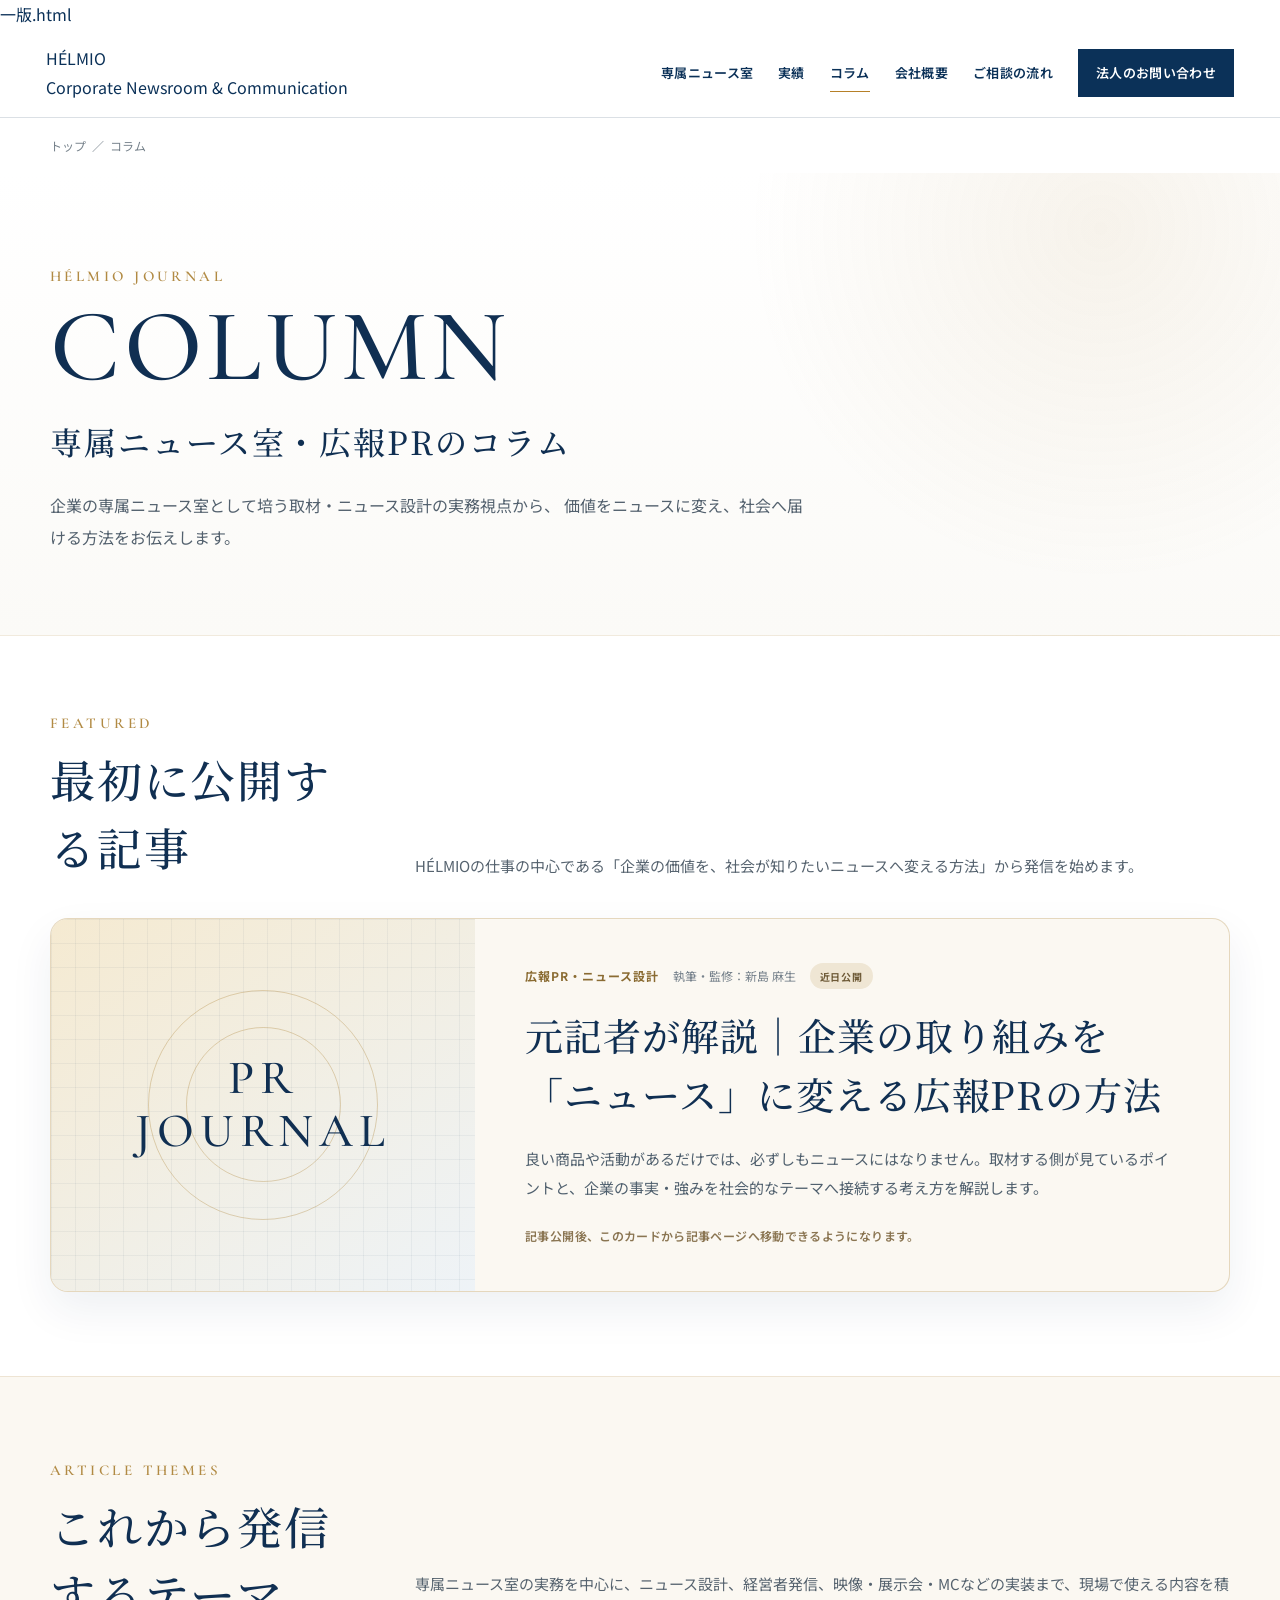
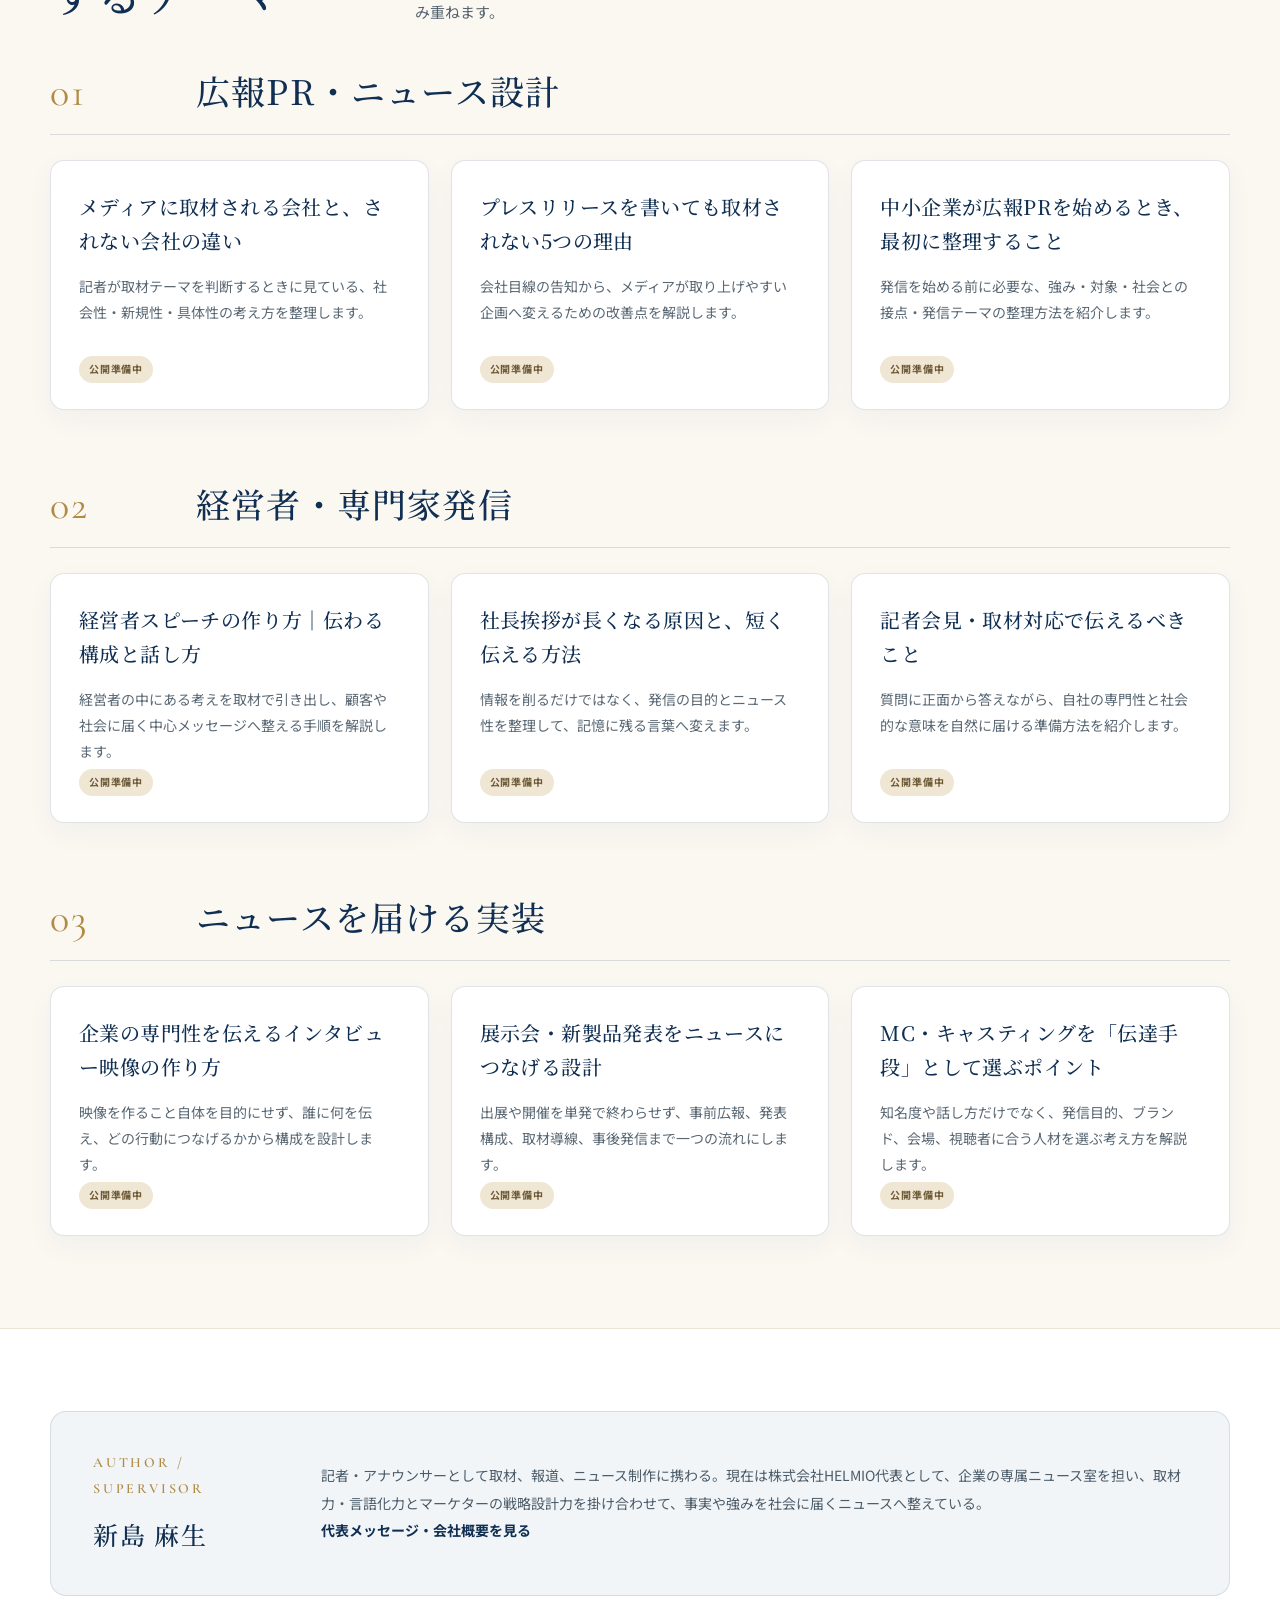
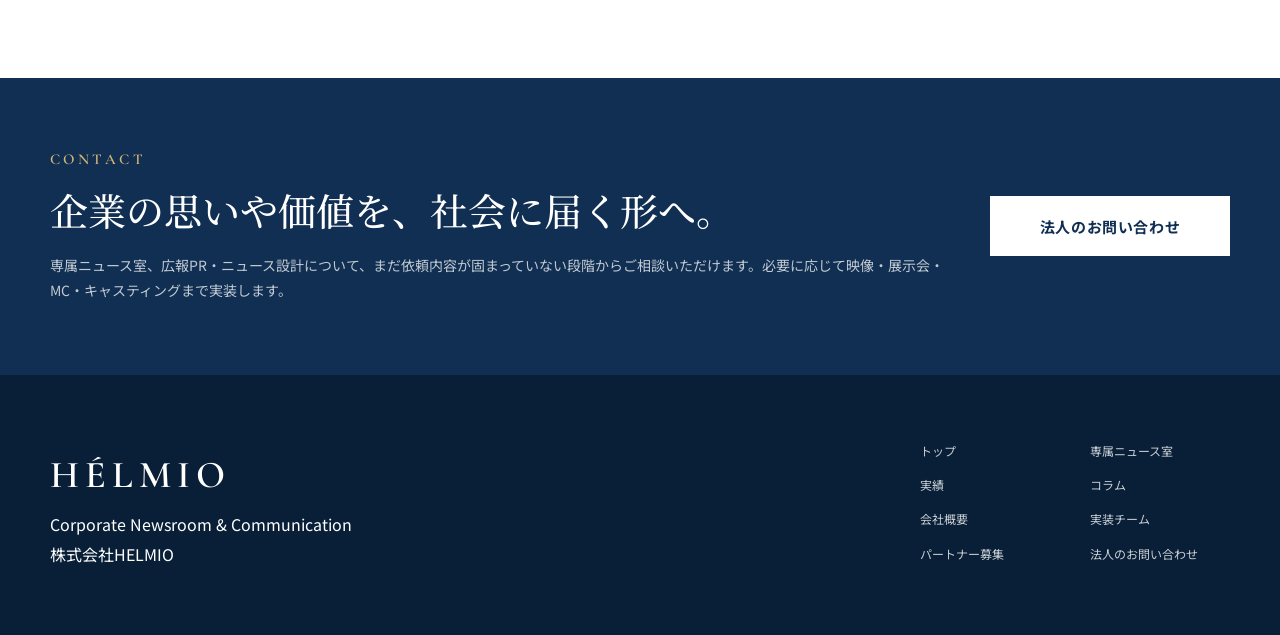
<file: colum/index.html>
一版.html




<!DOCTYPE html>
<html lang="ja">
<head>
  <meta charset="UTF-8">
  <meta name="viewport" content="width=device-width, initial-scale=1.0">
  <title>広報PR・ニュース設計のコラム｜HÉLMIO</title>
  <meta name="description" content="企業の専属ニュース室の実務視点から、広報PR・ニュース設計、経営者発信、映像・展示会・MCなど、ニュースを社会へ届ける方法を解説します。">
  <meta name="robots" content="index, follow, max-image-preview:large">
  <link rel="canonical" href="https://hel-mio.com/column/">

  <meta property="og:type" content="website">
  <meta property="og:title" content="広報PR・ニュース設計のコラム｜HÉLMIO">
  <meta property="og:description" content="企業の専属ニュース室の実務視点から、広報PR・ニュース設計と、ニュースを届ける実装方法を解説します。">
  <meta property="og:url" content="https://hel-mio.com/column/">
  <meta property="og:site_name" content="HÉLMIO">
  <meta property="og:locale" content="ja_JP">
  <meta property="og:image" content="https://hel-mio.com/top.png">
  <meta name="twitter:card" content="summary_large_image">

  <script type="application/ld+json">
  {
    "@context": "https://schema.org",
    "@graph": [
      {
        "@type": "CollectionPage",
        "@id": "https://hel-mio.com/column/#collectionpage",
        "url": "https://hel-mio.com/column/",
        "name": "広報PR・ニュース設計のコラム｜HÉLMIO",
        "description": "企業の専属ニュース室の実務視点から、広報PR・ニュース設計、経営者発信、映像・展示会・MCなどを解説するコラム一覧。",
        "inLanguage": "ja",
        "isPartOf": {
          "@id": "https://hel-mio.com/#website"
        },
        "about": {
          "@id": "https://hel-mio.com/#organization"
        }
      },
      {
        "@type": "BreadcrumbList",
        "itemListElement": [
          {
            "@type": "ListItem",
            "position": 1,
            "name": "トップ",
            "item": "https://hel-mio.com/"
          },
          {
            "@type": "ListItem",
            "position": 2,
            "name": "コラム",
            "item": "https://hel-mio.com/column/"
          }
        ]
      }
    ]
  }
  </script>

  <link rel="preconnect" href="https://fonts.googleapis.com">
  <link rel="preconnect" href="https://fonts.gstatic.com" crossorigin>
  <link href="https://fonts.googleapis.com/css2?family=Cormorant+Garamond:wght@400;500;600&family=Noto+Sans+JP:wght@400;500;600;700&family=Noto+Serif+JP:wght@400;500;600&display=swap" rel="stylesheet">
  <link rel="stylesheet" href="../style.css">

  <style>
    :root {
      --column-navy: #102f52;
      --column-text: #34404a;
      --column-gold: #b18a43;
      --column-line: rgba(16, 47, 82, 0.14);
      --column-cream: #fbf8f2;
      --column-white: #ffffff;
      --column-soft-blue: #f1f5f8;
    }

    html { scroll-behavior: smooth; }

    .column-page-main {
      color: var(--column-text);
      background: var(--column-white);
    }

    .column-hero {
      padding: 94px 0 82px;
      background:
        radial-gradient(circle at 86% 12%, rgba(177, 138, 67, 0.10), transparent 30%),
        linear-gradient(180deg, #ffffff 0%, #fbfaf7 100%);
      border-bottom: 1px solid rgba(177, 138, 67, 0.18);
    }

    .column-hero__inner,
    .column-featured__inner,
    .column-archive__inner,
    .column-author__inner,
    .column-contact__inner {
      width: min(1180px, calc(100% - 64px));
      margin: 0 auto;
    }

    .column-eyebrow {
      margin: 0 0 13px;
      color: var(--column-gold);
      font-family: "Cormorant Garamond", serif;
      font-size: 15px;
      font-weight: 600;
      line-height: 1.2;
      letter-spacing: 0.23em;
      text-transform: uppercase;
    }

    .column-hero h1 {
      margin: 0;
      color: var(--column-navy);
      font-family: "Cormorant Garamond", serif;
      font-size: clamp(58px, 8vw, 104px);
      font-weight: 500;
      line-height: 0.95;
      letter-spacing: 0.04em;
    }

    .column-hero__ja {
      margin: 22px 0 0;
      color: var(--column-navy);
      font-family: "Noto Serif JP", serif;
      font-size: clamp(23px, 3vw, 32px);
      font-weight: 500;
      line-height: 1.5;
      letter-spacing: 0.06em;
    }

    .column-hero__lead {
      max-width: 760px;
      margin: 24px 0 0;
      color: #53616e;
      font-size: 16px;
      line-height: 2;
    }

    .column-breadcrumb {
      width: min(1180px, calc(100% - 64px));
      margin: 0 auto;
      padding: 18px 0;
      color: #75808a;
      font-size: 12px;
      line-height: 1.6;
    }

    .column-breadcrumb a {
      color: inherit;
      text-decoration: none;
    }

    .column-breadcrumb a:hover { color: var(--column-navy); }

    .column-featured {
      padding: 78px 0 84px;
      background: var(--column-white);
    }

    .column-section-heading {
      display: grid;
      grid-template-columns: minmax(220px, 0.55fr) minmax(0, 1.45fr);
      gap: 56px;
      align-items: end;
      margin-bottom: 38px;
    }

    .column-section-heading h2 {
      margin: 0;
      color: var(--column-navy);
      font-family: "Noto Serif JP", serif;
      font-size: clamp(30px, 4vw, 45px);
      font-weight: 500;
      line-height: 1.5;
      letter-spacing: 0.04em;
    }

    .column-section-heading__lead {
      margin: 0;
      color: #56636f;
      font-size: 15px;
      line-height: 1.9;
    }

    .featured-article {
      display: grid;
      grid-template-columns: minmax(260px, 0.72fr) minmax(0, 1.28fr);
      min-height: 330px;
      overflow: hidden;
      background: var(--column-cream);
      border: 1px solid rgba(177, 138, 67, 0.30);
      border-radius: 18px;
      box-shadow: 0 18px 44px rgba(16, 47, 82, 0.07);
    }

    .featured-article__visual {
      position: relative;
      display: grid;
      place-items: center;
      min-height: 300px;
      overflow: hidden;
      color: var(--column-navy);
      background:
        linear-gradient(rgba(16, 47, 82, 0.05) 1px, transparent 1px),
        linear-gradient(90deg, rgba(16, 47, 82, 0.05) 1px, transparent 1px),
        linear-gradient(145deg, #f5ead1 0%, #eef3f7 100%);
      background-size: 24px 24px, 24px 24px, auto;
    }

    .featured-article__visual::before,
    .featured-article__visual::after {
      content: "";
      position: absolute;
      border: 1px solid rgba(177, 138, 67, 0.36);
      border-radius: 50%;
    }

    .featured-article__visual::before {
      width: 230px;
      height: 230px;
    }

    .featured-article__visual::after {
      width: 155px;
      height: 155px;
    }

    .featured-article__visual-text {
      position: relative;
      z-index: 1;
      color: var(--column-navy);
      font-family: "Cormorant Garamond", serif;
      font-size: clamp(30px, 4vw, 48px);
      font-weight: 500;
      line-height: 1.1;
      letter-spacing: 0.12em;
      text-align: center;
    }

    .featured-article__body {
      display: flex;
      flex-direction: column;
      justify-content: center;
      padding: 44px 50px;
    }

    .article-meta {
      display: flex;
      flex-wrap: wrap;
      gap: 10px 14px;
      align-items: center;
      margin-bottom: 17px;
      color: #77828c;
      font-size: 12px;
      line-height: 1.5;
    }

    .article-category {
      color: #8a6b32;
      font-weight: 700;
      letter-spacing: 0.08em;
    }

    .article-status {
      display: inline-flex;
      align-items: center;
      min-height: 26px;
      padding: 4px 10px;
      color: #6e5a37;
      background: #efe6d4;
      border-radius: 999px;
      font-size: 10px;
      font-weight: 700;
      letter-spacing: 0.08em;
    }

    .featured-article h3 {
      margin: 0;
      color: var(--column-navy);
      font-family: "Noto Serif JP", serif;
      font-size: clamp(25px, 3.2vw, 38px);
      font-weight: 500;
      line-height: 1.55;
      letter-spacing: 0.025em;
    }

    .featured-article__description {
      margin: 20px 0 0;
      color: #50606e;
      font-size: 15px;
      line-height: 1.95;
    }

    .featured-article__note {
      margin: 22px 0 0;
      color: #8a7552;
      font-size: 12px;
      font-weight: 600;
      letter-spacing: 0.03em;
    }

    .column-archive {
      padding: 84px 0 92px;
      background: var(--column-cream);
      border-top: 1px solid rgba(177, 138, 67, 0.18);
      border-bottom: 1px solid rgba(177, 138, 67, 0.18);
    }

    .column-topic + .column-topic { margin-top: 68px; }

    .column-topic__header {
      display: grid;
      grid-template-columns: 120px minmax(0, 1fr);
      gap: 26px;
      align-items: baseline;
      margin-bottom: 25px;
      padding-bottom: 18px;
      border-bottom: 1px solid var(--column-line);
    }

    .column-topic__number {
      color: var(--column-gold);
      font-family: "Cormorant Garamond", serif;
      font-size: 40px;
      line-height: 1;
      letter-spacing: 0.06em;
    }

    .column-topic__header h2 {
      margin: 0;
      color: var(--column-navy);
      font-family: "Noto Serif JP", serif;
      font-size: clamp(26px, 3vw, 34px);
      font-weight: 500;
      line-height: 1.5;
      letter-spacing: 0.035em;
    }

    .column-grid {
      display: grid;
      grid-template-columns: repeat(3, minmax(0, 1fr));
      gap: 22px;
    }

    .column-card {
      display: flex;
      min-height: 250px;
      padding: 29px 28px 26px;
      flex-direction: column;
      background: #ffffff;
      border: 1px solid rgba(16, 47, 82, 0.13);
      border-radius: 14px;
      box-shadow: 0 10px 28px rgba(16, 47, 82, 0.045);
    }

    .column-card h3 {
      margin: 0;
      color: var(--column-navy);
      font-family: "Noto Serif JP", serif;
      font-size: 20px;
      font-weight: 500;
      line-height: 1.7;
      letter-spacing: 0.02em;
    }

    .column-card p {
      margin: 16px 0 0;
      color: #5a6874;
      font-size: 14px;
      line-height: 1.85;
    }

    .column-card .article-status {
      align-self: flex-start;
      margin-top: auto;
    }

    .column-author {
      padding: 82px 0;
      background: #ffffff;
    }

    .column-author__box {
      display: grid;
      grid-template-columns: 190px minmax(0, 1fr);
      gap: 38px;
      align-items: center;
      padding: 38px 42px;
      background: var(--column-soft-blue);
      border: 1px solid rgba(16, 47, 82, 0.12);
      border-radius: 16px;
    }

    .column-author__label {
      color: var(--column-gold);
      font-family: "Cormorant Garamond", serif;
      font-size: 14px;
      font-weight: 600;
      letter-spacing: 0.20em;
    }

    .column-author h2 {
      margin: 9px 0 0;
      color: var(--column-navy);
      font-family: "Noto Serif JP", serif;
      font-size: 25px;
      font-weight: 500;
      letter-spacing: 0.07em;
    }

    .column-author p {
      margin: 0;
      color: #4c5c69;
      font-size: 14px;
      line-height: 1.95;
    }

    .column-author a {
      color: var(--column-navy);
      font-weight: 700;
      text-underline-offset: 4px;
    }

    .column-contact {
      padding: 72px 0;
      color: #ffffff;
      background: var(--column-navy);
    }

    .column-contact__inner {
      display: grid;
      grid-template-columns: minmax(0, 1fr) auto;
      gap: 40px;
      align-items: center;
    }

    .column-contact .column-eyebrow { color: #d5b778; }

    .column-contact h2 {
      margin: 0;
      font-family: "Noto Serif JP", serif;
      font-size: clamp(26px, 3.3vw, 38px);
      font-weight: 500;
      line-height: 1.55;
    }

    .column-contact p:not(.column-eyebrow) {
      margin: 13px 0 0;
      color: rgba(255, 255, 255, 0.74);
      font-size: 14px;
      line-height: 1.8;
    }

    .column-contact__button {
      display: inline-flex;
      align-items: center;
      justify-content: center;
      min-width: 240px;
      min-height: 60px;
      padding: 15px 24px;
      color: var(--column-navy);
      background: #ffffff;
      border: 1px solid #ffffff;
      text-decoration: none;
      font-size: 15px;
      font-weight: 700;
      letter-spacing: 0.04em;
      transition: transform 0.18s ease, background-color 0.18s ease;
    }

    .column-contact__button:hover {
      transform: translateY(-1px);
      background: #f4efe5;
    }

    @media (max-width: 980px) {
      .featured-article { grid-template-columns: 1fr; }
      .featured-article__visual { min-height: 260px; }
      .column-grid { grid-template-columns: repeat(2, minmax(0, 1fr)); }
      .column-author__box { grid-template-columns: 1fr; gap: 18px; }
    }

    @media (max-width: 760px) {
      .column-hero { padding: 66px 0 58px; }

      .column-hero__inner,
      .column-featured__inner,
      .column-archive__inner,
      .column-author__inner,
      .column-contact__inner,
      .column-breadcrumb {
        width: min(100% - 36px, 1180px);
      }

      .column-hero h1 { font-size: 58px; }
      .column-hero__ja { margin-top: 16px; font-size: 24px; }
      .column-hero__lead { margin-top: 18px; font-size: 14px; line-height: 1.9; }

      .column-featured,
      .column-archive,
      .column-author { padding: 60px 0 66px; }

      .column-section-heading {
        grid-template-columns: 1fr;
        gap: 14px;
        margin-bottom: 28px;
      }

      .featured-article__body { padding: 30px 24px 32px; }
      .featured-article h3 { font-size: 25px; }
      .featured-article__description { font-size: 14px; }

      .column-topic + .column-topic { margin-top: 52px; }
      .column-topic__header { grid-template-columns: 68px 1fr; gap: 15px; }
      .column-topic__number { font-size: 34px; }
      .column-topic__header h2 { font-size: 24px; }
      .column-grid { grid-template-columns: 1fr; gap: 15px; }
      .column-card { min-height: 0; padding: 25px 22px; }

      .column-author__box { padding: 28px 24px; }

      .column-contact { padding: 58px 0; }
      .column-contact__inner { grid-template-columns: 1fr; gap: 28px; }
      .column-contact__button { width: 100%; min-width: 0; }
    }
  </style>
</head>
<body>
  <header class="site-header">
    <a href="../index.html" class="logo-wrap" aria-label="HÉLMIO トップページ">
      <div class="logo">HÉLMIO</div>
      <div class="logo-sub">Corporate Newsroom &amp; Communication</div>
    </a>

    <button class="menu-button" id="menuButton" type="button" aria-controls="siteNav" aria-expanded="false" aria-label="メニューを開く">
      <span></span><span></span><span></span>
    </button>

    <nav class="site-nav" id="siteNav" aria-label="メインナビゲーション">
      <a href="../index.html#service">専属ニュース室</a>
      <a href="../company.html#achievement-index">実績</a>
      <a href="./" aria-current="page">コラム</a>
      <a href="../company.html">会社概要</a>
      <a href="../contact.html#request">ご相談の流れ</a>
      <a href="../contact.html" class="nav-contact">法人のお問い合わせ</a>
    </nav>
  </header>

  <main class="column-page-main" id="top">
    <div class="column-breadcrumb" aria-label="パンくずリスト">
      <a href="../index.html">トップ</a> &nbsp;／&nbsp; コラム
    </div>

    <section class="column-hero" aria-labelledby="column-page-title">
      <div class="column-hero__inner">
        <p class="column-eyebrow">HÉLMIO JOURNAL</p>
        <h1 id="column-page-title">COLUMN</h1>
        <p class="column-hero__ja">専属ニュース室・広報PRのコラム</p>
        <p class="column-hero__lead">
          企業の専属ニュース室として培う取材・ニュース設計の実務視点から、
          価値をニュースに変え、社会へ届ける方法をお伝えします。
        </p>
      </div>
    </section>

    <section class="column-featured" aria-labelledby="featured-title">
      <div class="column-featured__inner">
        <div class="column-section-heading">
          <div>
            <p class="column-eyebrow">FEATURED</p>
            <h2 id="featured-title">最初に公開する記事</h2>
          </div>
          <p class="column-section-heading__lead">
            HÉLMIOの仕事の中心である「企業の価値を、社会が知りたいニュースへ変える方法」から発信を始めます。
          </p>
        </div>

        <article class="featured-article">
          <div class="featured-article__visual" aria-hidden="true">
            <span class="featured-article__visual-text">PR<br>JOURNAL</span>
          </div>
          <div class="featured-article__body">
            <div class="article-meta">
              <span class="article-category">広報PR・ニュース設計</span>
              <span>執筆・監修：新島 麻生</span>
              <span class="article-status">近日公開</span>
            </div>
            <h3>元記者が解説｜企業の取り組みを「ニュース」に変える広報PRの方法</h3>
            <p class="featured-article__description">
              良い商品や活動があるだけでは、必ずしもニュースにはなりません。取材する側が見ているポイントと、企業の事実・強みを社会的なテーマへ接続する考え方を解説します。
            </p>
            <p class="featured-article__note">記事公開後、このカードから記事ページへ移動できるようになります。</p>
          </div>
        </article>
      </div>
    </section>

    <section class="column-archive" aria-labelledby="archive-title">
      <div class="column-archive__inner">
        <div class="column-section-heading">
          <div>
            <p class="column-eyebrow">ARTICLE THEMES</p>
            <h2 id="archive-title">これから発信するテーマ</h2>
          </div>
          <p class="column-section-heading__lead">
            専属ニュース室の実務を中心に、ニュース設計、経営者発信、映像・展示会・MCなどの実装まで、現場で使える内容を積み重ねます。
          </p>
        </div>

        <section class="column-topic" aria-labelledby="topic-pr">
          <header class="column-topic__header">
            <span class="column-topic__number">01</span>
            <h2 id="topic-pr">広報PR・ニュース設計</h2>
          </header>
          <div class="column-grid">
            <article class="column-card">
              <h3>メディアに取材される会社と、されない会社の違い</h3>
              <p>記者が取材テーマを判断するときに見ている、社会性・新規性・具体性の考え方を整理します。</p>
              <span class="article-status">公開準備中</span>
            </article>
            <article class="column-card">
              <h3>プレスリリースを書いても取材されない5つの理由</h3>
              <p>会社目線の告知から、メディアが取り上げやすい企画へ変えるための改善点を解説します。</p>
              <span class="article-status">公開準備中</span>
            </article>
            <article class="column-card">
              <h3>中小企業が広報PRを始めるとき、最初に整理すること</h3>
              <p>発信を始める前に必要な、強み・対象・社会との接点・発信テーマの整理方法を紹介します。</p>
              <span class="article-status">公開準備中</span>
            </article>
          </div>
        </section>

        <section class="column-topic" aria-labelledby="topic-message">
          <header class="column-topic__header">
            <span class="column-topic__number">02</span>
            <h2 id="topic-message">経営者・専門家発信</h2>
          </header>
          <div class="column-grid">
            <article class="column-card">
              <h3>経営者スピーチの作り方｜伝わる構成と話し方</h3>
              <p>経営者の中にある考えを取材で引き出し、顧客や社会に届く中心メッセージへ整える手順を解説します。</p>
              <span class="article-status">公開準備中</span>
            </article>
            <article class="column-card">
              <h3>社長挨拶が長くなる原因と、短く伝える方法</h3>
              <p>情報を削るだけではなく、発信の目的とニュース性を整理して、記憶に残る言葉へ変えます。</p>
              <span class="article-status">公開準備中</span>
            </article>
            <article class="column-card">
              <h3>記者会見・取材対応で伝えるべきこと</h3>
              <p>質問に正面から答えながら、自社の専門性と社会的な意味を自然に届ける準備方法を紹介します。</p>
              <span class="article-status">公開準備中</span>
            </article>
          </div>
        </section>

        <section class="column-topic" aria-labelledby="topic-implementation">
          <header class="column-topic__header">
            <span class="column-topic__number">03</span>
            <h2 id="topic-implementation">ニュースを届ける実装</h2>
          </header>
          <div class="column-grid">
            <article class="column-card">
              <h3>企業の専門性を伝えるインタビュー映像の作り方</h3>
              <p>映像を作ること自体を目的にせず、誰に何を伝え、どの行動につなげるかから構成を設計します。</p>
              <span class="article-status">公開準備中</span>
            </article>
            <article class="column-card">
              <h3>展示会・新製品発表をニュースにつなげる設計</h3>
              <p>出展や開催を単発で終わらせず、事前広報、発表構成、取材導線、事後発信まで一つの流れにします。</p>
              <span class="article-status">公開準備中</span>
            </article>
            <article class="column-card">
              <h3>MC・キャスティングを「伝達手段」として選ぶポイント</h3>
              <p>知名度や話し方だけでなく、発信目的、ブランド、会場、視聴者に合う人材を選ぶ考え方を解説します。</p>
              <span class="article-status">公開準備中</span>
            </article>
          </div>
        </section>
      </div>
    </section>

    <section class="column-author" aria-labelledby="author-title">
      <div class="column-author__inner">
        <div class="column-author__box">
          <div>
            <span class="column-author__label">AUTHOR / SUPERVISOR</span>
            <h2 id="author-title">新島 麻生</h2>
          </div>
          <p>
            記者・アナウンサーとして取材、報道、ニュース制作に携わる。現在は株式会社HELMIO代表として、企業の専属ニュース室を担い、取材力・言語化力とマーケターの戦略設計力を掛け合わせて、事実や強みを社会に届くニュースへ整えている。<br>
            <a href="../company.html">代表メッセージ・会社概要を見る</a>
          </p>
        </div>
      </div>
    </section>

    <section class="column-contact" aria-labelledby="column-contact-title">
      <div class="column-contact__inner">
        <div>
          <p class="column-eyebrow">CONTACT</p>
          <h2 id="column-contact-title">企業の思いや価値を、社会に届く形へ。</h2>
          <p>専属ニュース室、広報PR・ニュース設計について、まだ依頼内容が固まっていない段階からご相談いただけます。必要に応じて映像・展示会・MC・キャスティングまで実装します。</p>
        </div>
        <a class="column-contact__button" href="../contact.html">法人のお問い合わせ</a>
      </div>
    </section>
  </main>

  <footer class="site-footer">
    <div class="footer-inner">
      <div>
        <a class="footer-logo" href="../index.html">HÉLMIO</a>
        <p>Corporate Newsroom &amp; Communication</p>
        <p class="footer-company-name">株式会社HELMIO</p>
      </div>
      <nav class="footer-nav" aria-label="フッターナビゲーション">
        <a href="../index.html">トップ</a>
        <a href="../index.html#service">専属ニュース室</a>
        <a href="../company.html#achievement-index">実績</a>
        <a href="./">コラム</a>
        <a href="../company.html">会社概要</a>
        <a href="../index.html#talent">実装チーム</a>
        <a href="../audition.html">パートナー募集</a>
        <a href="../contact.html">法人のお問い合わせ</a>
      </nav>
    </div>
  </footer>

  <script src="../main.js"></script>
</body>
</html>
</file>
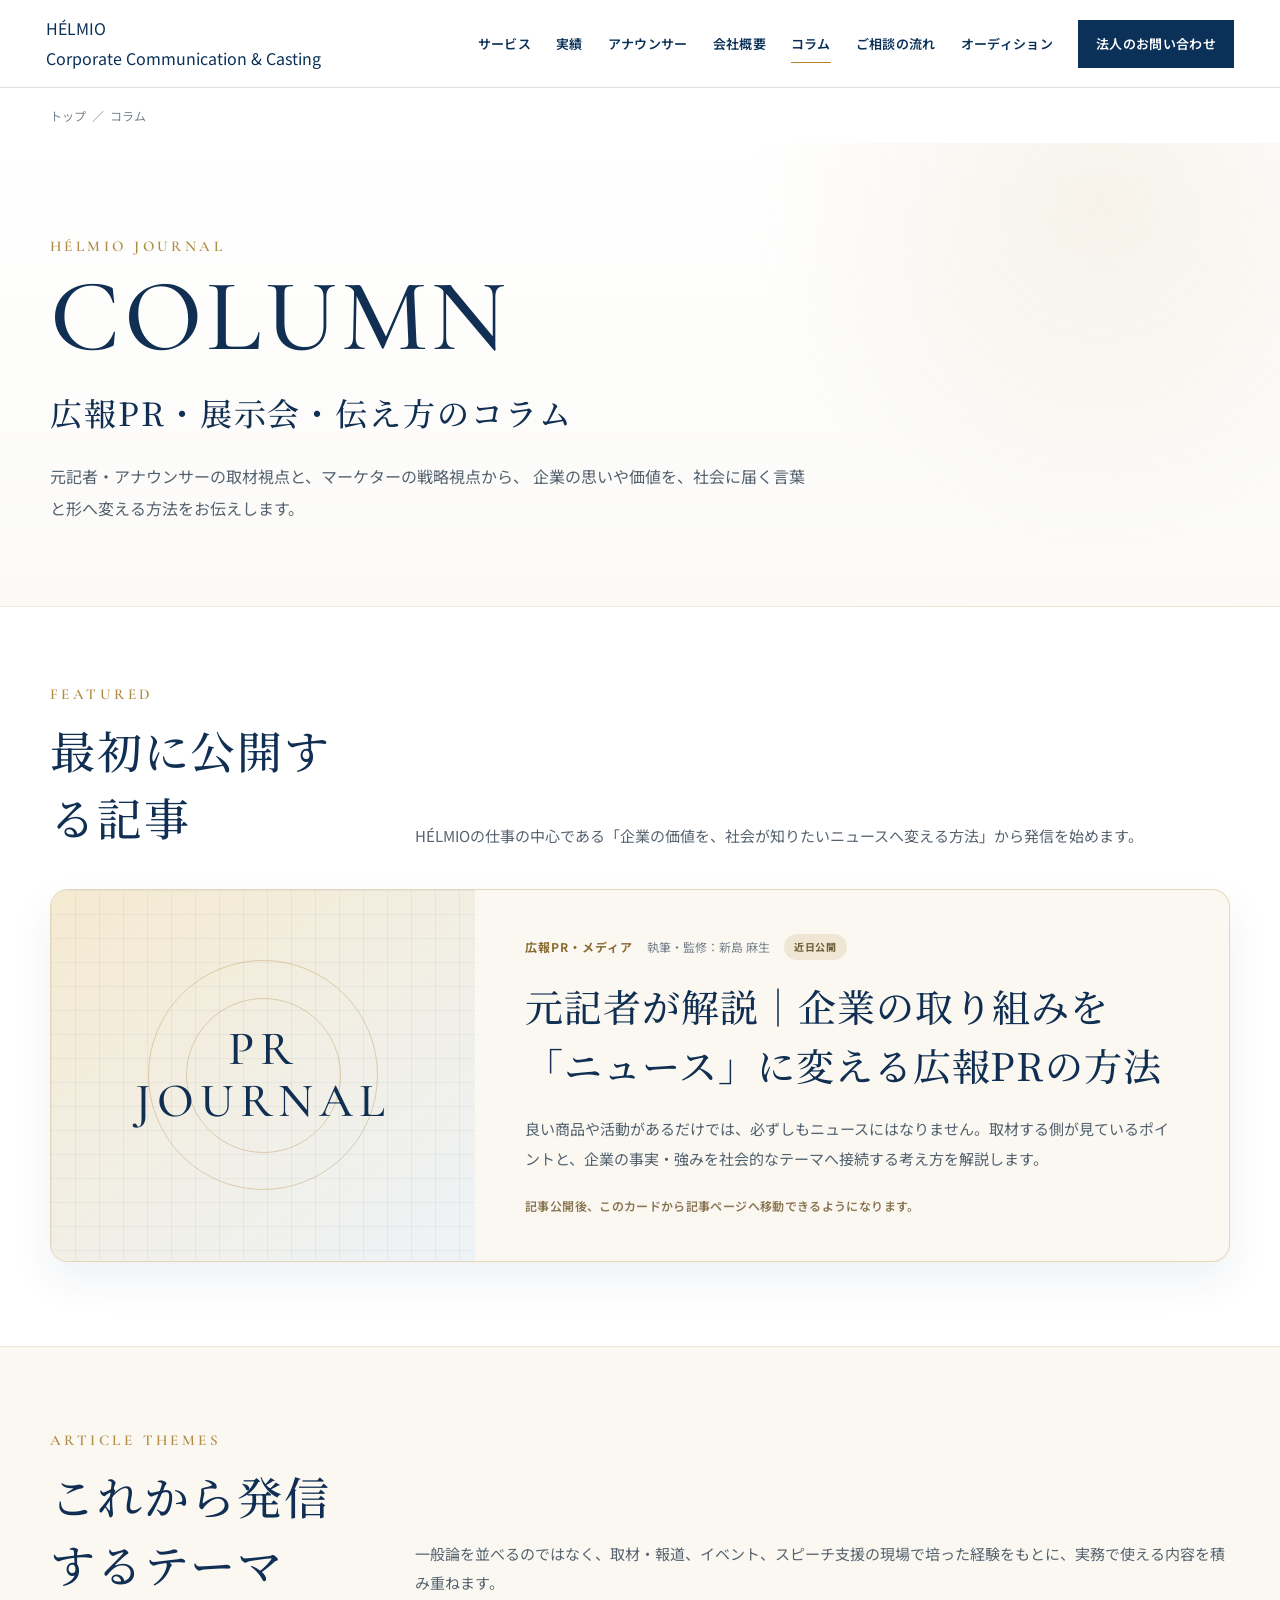
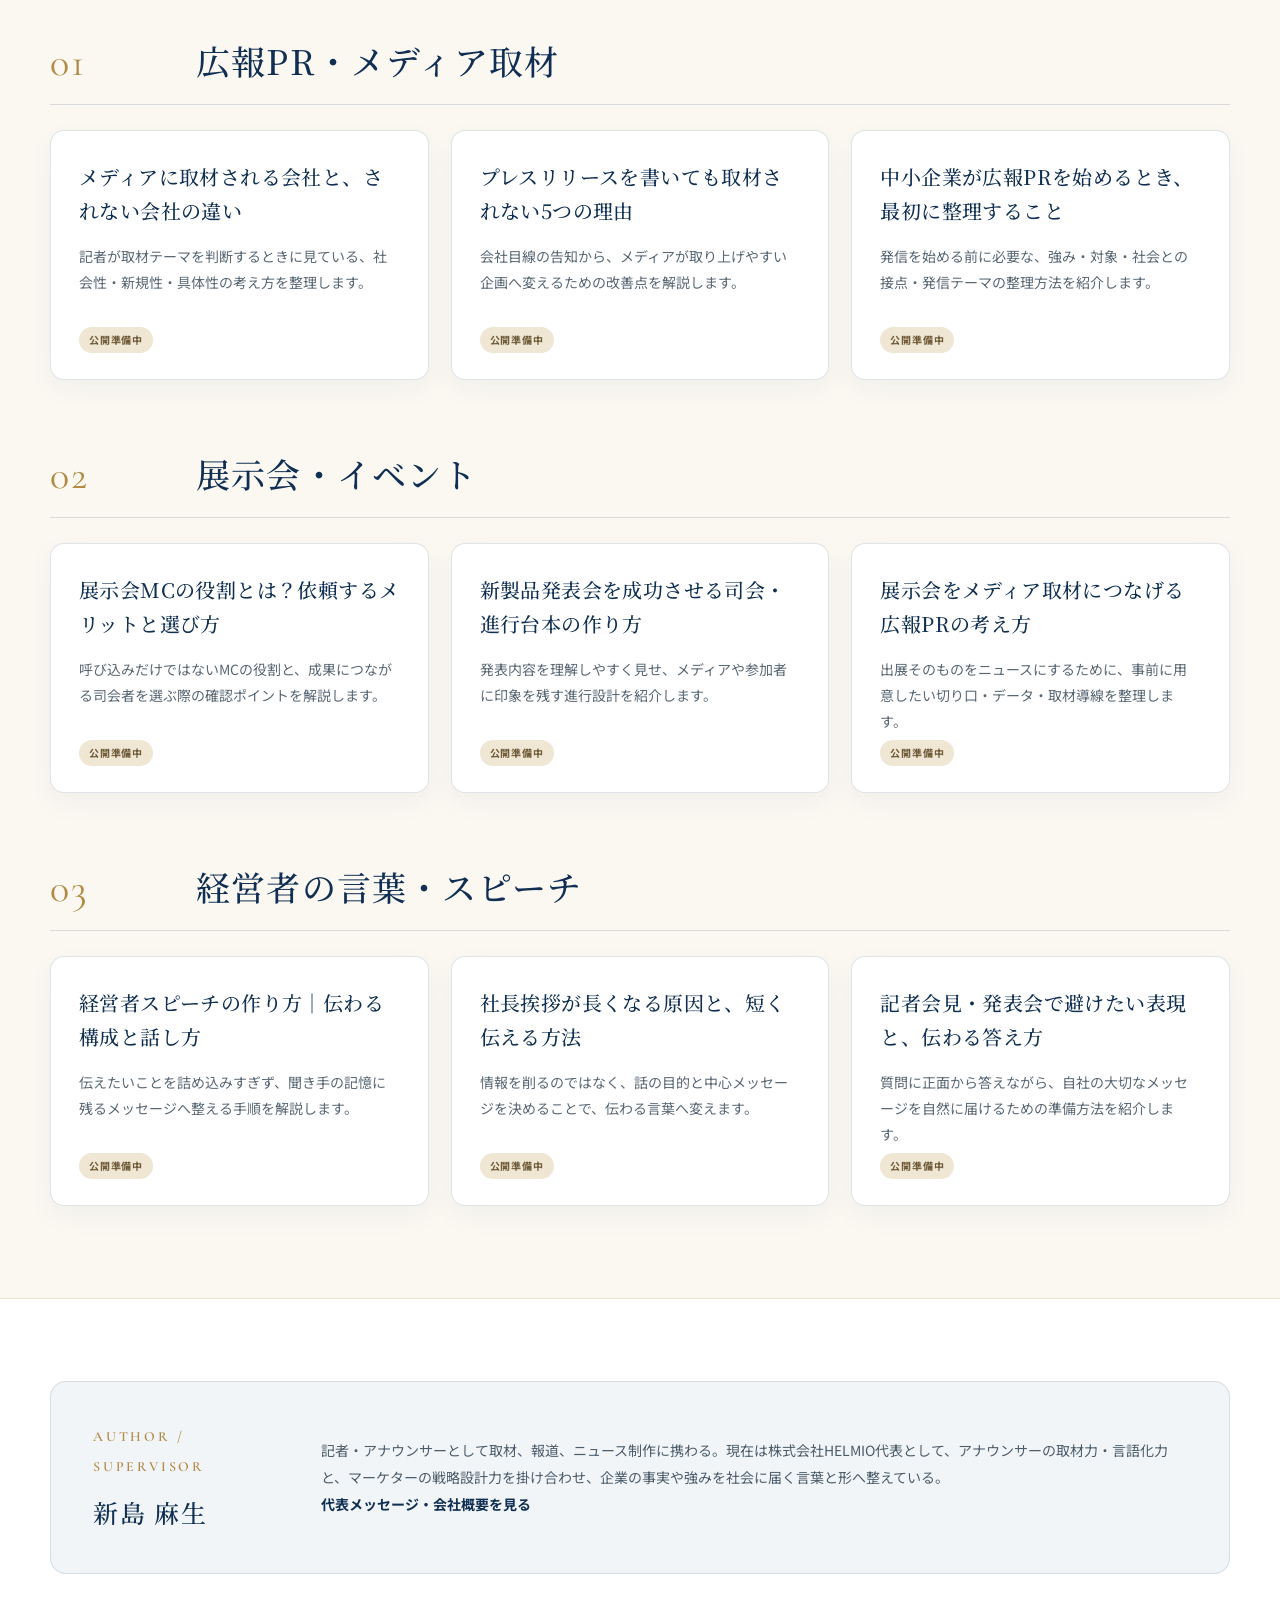
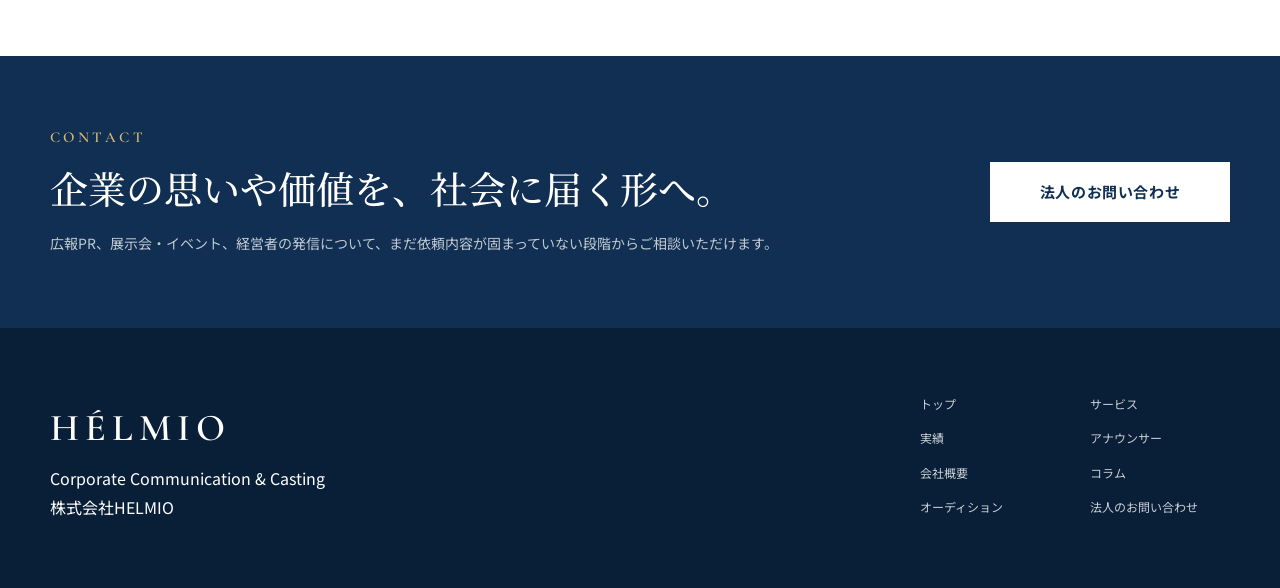
<file: column/index.html>
<!DOCTYPE html>
<html lang="ja">
<head>
  <meta charset="UTF-8">
  <meta name="viewport" content="width=device-width, initial-scale=1.0">
  <title>広報PR・展示会・伝え方のコラム｜HÉLMIO</title>
  <meta name="description" content="元記者・アナウンサーの視点から、広報PR、メディア取材、展示会・イベント、経営者スピーチなど、企業の思いや価値を社会に届ける方法を解説します。">
  <meta name="robots" content="index, follow, max-image-preview:large">
  <link rel="canonical" href="https://hel-mio.com/column/">

  <meta property="og:type" content="website">
  <meta property="og:title" content="広報PR・展示会・伝え方のコラム｜HÉLMIO">
  <meta property="og:description" content="元記者・アナウンサーの視点から、企業の思いや価値を社会に届ける方法を解説します。">
  <meta property="og:url" content="https://hel-mio.com/column/">
  <meta property="og:site_name" content="HÉLMIO">
  <meta property="og:locale" content="ja_JP">
  <meta property="og:image" content="https://hel-mio.com/top.png">
  <meta name="twitter:card" content="summary_large_image">

  <script type="application/ld+json">
  {
    "@context": "https://schema.org",
    "@graph": [
      {
        "@type": "CollectionPage",
        "@id": "https://hel-mio.com/column/#collectionpage",
        "url": "https://hel-mio.com/column/",
        "name": "広報PR・展示会・伝え方のコラム｜HÉLMIO",
        "description": "元記者・アナウンサーの視点から、広報PR、メディア取材、展示会・イベント、経営者スピーチなどを解説するコラム一覧。",
        "inLanguage": "ja",
        "isPartOf": {
          "@id": "https://hel-mio.com/#website"
        },
        "about": {
          "@id": "https://hel-mio.com/#organization"
        }
      },
      {
        "@type": "BreadcrumbList",
        "itemListElement": [
          {
            "@type": "ListItem",
            "position": 1,
            "name": "トップ",
            "item": "https://hel-mio.com/"
          },
          {
            "@type": "ListItem",
            "position": 2,
            "name": "コラム",
            "item": "https://hel-mio.com/column/"
          }
        ]
      }
    ]
  }
  </script>

  <link rel="preconnect" href="https://fonts.googleapis.com">
  <link rel="preconnect" href="https://fonts.gstatic.com" crossorigin>
  <link href="https://fonts.googleapis.com/css2?family=Cormorant+Garamond:wght@400;500;600&family=Noto+Sans+JP:wght@400;500;600;700&family=Noto+Serif+JP:wght@400;500;600&display=swap" rel="stylesheet">
  <link rel="stylesheet" href="../style.css">

  <style>
    :root {
      --column-navy: #102f52;
      --column-text: #34404a;
      --column-gold: #b18a43;
      --column-line: rgba(16, 47, 82, 0.14);
      --column-cream: #fbf8f2;
      --column-white: #ffffff;
      --column-soft-blue: #f1f5f8;
    }

    html { scroll-behavior: smooth; }

    .column-page-main {
      color: var(--column-text);
      background: var(--column-white);
    }

    .column-hero {
      padding: 94px 0 82px;
      background:
        radial-gradient(circle at 86% 12%, rgba(177, 138, 67, 0.10), transparent 30%),
        linear-gradient(180deg, #ffffff 0%, #fbfaf7 100%);
      border-bottom: 1px solid rgba(177, 138, 67, 0.18);
    }

    .column-hero__inner,
    .column-featured__inner,
    .column-archive__inner,
    .column-author__inner,
    .column-contact__inner {
      width: min(1180px, calc(100% - 64px));
      margin: 0 auto;
    }

    .column-eyebrow {
      margin: 0 0 13px;
      color: var(--column-gold);
      font-family: "Cormorant Garamond", serif;
      font-size: 15px;
      font-weight: 600;
      line-height: 1.2;
      letter-spacing: 0.23em;
      text-transform: uppercase;
    }

    .column-hero h1 {
      margin: 0;
      color: var(--column-navy);
      font-family: "Cormorant Garamond", serif;
      font-size: clamp(58px, 8vw, 104px);
      font-weight: 500;
      line-height: 0.95;
      letter-spacing: 0.04em;
    }

    .column-hero__ja {
      margin: 22px 0 0;
      color: var(--column-navy);
      font-family: "Noto Serif JP", serif;
      font-size: clamp(23px, 3vw, 32px);
      font-weight: 500;
      line-height: 1.5;
      letter-spacing: 0.06em;
    }

    .column-hero__lead {
      max-width: 760px;
      margin: 24px 0 0;
      color: #53616e;
      font-size: 16px;
      line-height: 2;
    }

    .column-breadcrumb {
      width: min(1180px, calc(100% - 64px));
      margin: 0 auto;
      padding: 18px 0;
      color: #75808a;
      font-size: 12px;
      line-height: 1.6;
    }

    .column-breadcrumb a {
      color: inherit;
      text-decoration: none;
    }

    .column-breadcrumb a:hover { color: var(--column-navy); }

    .column-featured {
      padding: 78px 0 84px;
      background: var(--column-white);
    }

    .column-section-heading {
      display: grid;
      grid-template-columns: minmax(220px, 0.55fr) minmax(0, 1.45fr);
      gap: 56px;
      align-items: end;
      margin-bottom: 38px;
    }

    .column-section-heading h2 {
      margin: 0;
      color: var(--column-navy);
      font-family: "Noto Serif JP", serif;
      font-size: clamp(30px, 4vw, 45px);
      font-weight: 500;
      line-height: 1.5;
      letter-spacing: 0.04em;
    }

    .column-section-heading__lead {
      margin: 0;
      color: #56636f;
      font-size: 15px;
      line-height: 1.9;
    }

    .featured-article {
      display: grid;
      grid-template-columns: minmax(260px, 0.72fr) minmax(0, 1.28fr);
      min-height: 330px;
      overflow: hidden;
      background: var(--column-cream);
      border: 1px solid rgba(177, 138, 67, 0.30);
      border-radius: 18px;
      box-shadow: 0 18px 44px rgba(16, 47, 82, 0.07);
    }

    .featured-article__visual {
      position: relative;
      display: grid;
      place-items: center;
      min-height: 300px;
      overflow: hidden;
      color: var(--column-navy);
      background:
        linear-gradient(rgba(16, 47, 82, 0.05) 1px, transparent 1px),
        linear-gradient(90deg, rgba(16, 47, 82, 0.05) 1px, transparent 1px),
        linear-gradient(145deg, #f5ead1 0%, #eef3f7 100%);
      background-size: 24px 24px, 24px 24px, auto;
    }

    .featured-article__visual::before,
    .featured-article__visual::after {
      content: "";
      position: absolute;
      border: 1px solid rgba(177, 138, 67, 0.36);
      border-radius: 50%;
    }

    .featured-article__visual::before {
      width: 230px;
      height: 230px;
    }

    .featured-article__visual::after {
      width: 155px;
      height: 155px;
    }

    .featured-article__visual-text {
      position: relative;
      z-index: 1;
      color: var(--column-navy);
      font-family: "Cormorant Garamond", serif;
      font-size: clamp(30px, 4vw, 48px);
      font-weight: 500;
      line-height: 1.1;
      letter-spacing: 0.12em;
      text-align: center;
    }

    .featured-article__body {
      display: flex;
      flex-direction: column;
      justify-content: center;
      padding: 44px 50px;
    }

    .article-meta {
      display: flex;
      flex-wrap: wrap;
      gap: 10px 14px;
      align-items: center;
      margin-bottom: 17px;
      color: #77828c;
      font-size: 12px;
      line-height: 1.5;
    }

    .article-category {
      color: #8a6b32;
      font-weight: 700;
      letter-spacing: 0.08em;
    }

    .article-status {
      display: inline-flex;
      align-items: center;
      min-height: 26px;
      padding: 4px 10px;
      color: #6e5a37;
      background: #efe6d4;
      border-radius: 999px;
      font-size: 10px;
      font-weight: 700;
      letter-spacing: 0.08em;
    }

    .featured-article h3 {
      margin: 0;
      color: var(--column-navy);
      font-family: "Noto Serif JP", serif;
      font-size: clamp(25px, 3.2vw, 38px);
      font-weight: 500;
      line-height: 1.55;
      letter-spacing: 0.025em;
    }

    .featured-article__description {
      margin: 20px 0 0;
      color: #50606e;
      font-size: 15px;
      line-height: 1.95;
    }

    .featured-article__note {
      margin: 22px 0 0;
      color: #8a7552;
      font-size: 12px;
      font-weight: 600;
      letter-spacing: 0.03em;
    }

    .column-archive {
      padding: 84px 0 92px;
      background: var(--column-cream);
      border-top: 1px solid rgba(177, 138, 67, 0.18);
      border-bottom: 1px solid rgba(177, 138, 67, 0.18);
    }

    .column-topic + .column-topic { margin-top: 68px; }

    .column-topic__header {
      display: grid;
      grid-template-columns: 120px minmax(0, 1fr);
      gap: 26px;
      align-items: baseline;
      margin-bottom: 25px;
      padding-bottom: 18px;
      border-bottom: 1px solid var(--column-line);
    }

    .column-topic__number {
      color: var(--column-gold);
      font-family: "Cormorant Garamond", serif;
      font-size: 40px;
      line-height: 1;
      letter-spacing: 0.06em;
    }

    .column-topic__header h2 {
      margin: 0;
      color: var(--column-navy);
      font-family: "Noto Serif JP", serif;
      font-size: clamp(26px, 3vw, 34px);
      font-weight: 500;
      line-height: 1.5;
      letter-spacing: 0.035em;
    }

    .column-grid {
      display: grid;
      grid-template-columns: repeat(3, minmax(0, 1fr));
      gap: 22px;
    }

    .column-card {
      display: flex;
      min-height: 250px;
      padding: 29px 28px 26px;
      flex-direction: column;
      background: #ffffff;
      border: 1px solid rgba(16, 47, 82, 0.13);
      border-radius: 14px;
      box-shadow: 0 10px 28px rgba(16, 47, 82, 0.045);
    }

    .column-card h3 {
      margin: 0;
      color: var(--column-navy);
      font-family: "Noto Serif JP", serif;
      font-size: 20px;
      font-weight: 500;
      line-height: 1.7;
      letter-spacing: 0.02em;
    }

    .column-card p {
      margin: 16px 0 0;
      color: #5a6874;
      font-size: 14px;
      line-height: 1.85;
    }

    .column-card .article-status {
      align-self: flex-start;
      margin-top: auto;
    }

    .column-author {
      padding: 82px 0;
      background: #ffffff;
    }

    .column-author__box {
      display: grid;
      grid-template-columns: 190px minmax(0, 1fr);
      gap: 38px;
      align-items: center;
      padding: 38px 42px;
      background: var(--column-soft-blue);
      border: 1px solid rgba(16, 47, 82, 0.12);
      border-radius: 16px;
    }

    .column-author__label {
      color: var(--column-gold);
      font-family: "Cormorant Garamond", serif;
      font-size: 14px;
      font-weight: 600;
      letter-spacing: 0.20em;
    }

    .column-author h2 {
      margin: 9px 0 0;
      color: var(--column-navy);
      font-family: "Noto Serif JP", serif;
      font-size: 25px;
      font-weight: 500;
      letter-spacing: 0.07em;
    }

    .column-author p {
      margin: 0;
      color: #4c5c69;
      font-size: 14px;
      line-height: 1.95;
    }

    .column-author a {
      color: var(--column-navy);
      font-weight: 700;
      text-underline-offset: 4px;
    }

    .column-contact {
      padding: 72px 0;
      color: #ffffff;
      background: var(--column-navy);
    }

    .column-contact__inner {
      display: grid;
      grid-template-columns: minmax(0, 1fr) auto;
      gap: 40px;
      align-items: center;
    }

    .column-contact .column-eyebrow { color: #d5b778; }

    .column-contact h2 {
      margin: 0;
      font-family: "Noto Serif JP", serif;
      font-size: clamp(26px, 3.3vw, 38px);
      font-weight: 500;
      line-height: 1.55;
    }

    .column-contact p:not(.column-eyebrow) {
      margin: 13px 0 0;
      color: rgba(255, 255, 255, 0.74);
      font-size: 14px;
      line-height: 1.8;
    }

    .column-contact__button {
      display: inline-flex;
      align-items: center;
      justify-content: center;
      min-width: 240px;
      min-height: 60px;
      padding: 15px 24px;
      color: var(--column-navy);
      background: #ffffff;
      border: 1px solid #ffffff;
      text-decoration: none;
      font-size: 15px;
      font-weight: 700;
      letter-spacing: 0.04em;
      transition: transform 0.18s ease, background-color 0.18s ease;
    }

    .column-contact__button:hover {
      transform: translateY(-1px);
      background: #f4efe5;
    }

    @media (max-width: 980px) {
      .featured-article { grid-template-columns: 1fr; }
      .featured-article__visual { min-height: 260px; }
      .column-grid { grid-template-columns: repeat(2, minmax(0, 1fr)); }
      .column-author__box { grid-template-columns: 1fr; gap: 18px; }
    }

    @media (max-width: 760px) {
      .column-hero { padding: 66px 0 58px; }

      .column-hero__inner,
      .column-featured__inner,
      .column-archive__inner,
      .column-author__inner,
      .column-contact__inner,
      .column-breadcrumb {
        width: min(100% - 36px, 1180px);
      }

      .column-hero h1 { font-size: 58px; }
      .column-hero__ja { margin-top: 16px; font-size: 24px; }
      .column-hero__lead { margin-top: 18px; font-size: 14px; line-height: 1.9; }

      .column-featured,
      .column-archive,
      .column-author { padding: 60px 0 66px; }

      .column-section-heading {
        grid-template-columns: 1fr;
        gap: 14px;
        margin-bottom: 28px;
      }

      .featured-article__body { padding: 30px 24px 32px; }
      .featured-article h3 { font-size: 25px; }
      .featured-article__description { font-size: 14px; }

      .column-topic + .column-topic { margin-top: 52px; }
      .column-topic__header { grid-template-columns: 68px 1fr; gap: 15px; }
      .column-topic__number { font-size: 34px; }
      .column-topic__header h2 { font-size: 24px; }
      .column-grid { grid-template-columns: 1fr; gap: 15px; }
      .column-card { min-height: 0; padding: 25px 22px; }

      .column-author__box { padding: 28px 24px; }

      .column-contact { padding: 58px 0; }
      .column-contact__inner { grid-template-columns: 1fr; gap: 28px; }
      .column-contact__button { width: 100%; min-width: 0; }
    }
  </style>
</head>
<body>
  <header class="site-header">
    <a href="../index.html" class="logo-wrap" aria-label="HÉLMIO トップページ">
      <div class="logo">HÉLMIO</div>
      <div class="logo-sub">Corporate Communication &amp; Casting</div>
    </a>

    <button class="menu-button" id="menuButton" type="button" aria-controls="siteNav" aria-expanded="false" aria-label="メニューを開く">
      <span></span><span></span><span></span>
    </button>

    <nav class="site-nav" id="siteNav" aria-label="メインナビゲーション">
      <a href="../index.html#service">サービス</a>
      <a href="../company.html#achievement-index">実績</a>
      <a href="../index.html#talent">アナウンサー</a>
      <a href="../company.html">会社概要</a>
      <a href="./" aria-current="page">コラム</a>
      <a href="../contact.html#request">ご相談の流れ</a>
      <a href="../audition.html" class="nav-audition">オーディション</a>
      <a href="../contact.html" class="nav-contact">法人のお問い合わせ</a>
    </nav>
  </header>

  <main class="column-page-main" id="top">
    <div class="column-breadcrumb" aria-label="パンくずリスト">
      <a href="../index.html">トップ</a> &nbsp;／&nbsp; コラム
    </div>

    <section class="column-hero" aria-labelledby="column-page-title">
      <div class="column-hero__inner">
        <p class="column-eyebrow">HÉLMIO JOURNAL</p>
        <h1 id="column-page-title">COLUMN</h1>
        <p class="column-hero__ja">広報PR・展示会・伝え方のコラム</p>
        <p class="column-hero__lead">
          元記者・アナウンサーの取材視点と、マーケターの戦略視点から、
          企業の思いや価値を、社会に届く言葉と形へ変える方法をお伝えします。
        </p>
      </div>
    </section>

    <section class="column-featured" aria-labelledby="featured-title">
      <div class="column-featured__inner">
        <div class="column-section-heading">
          <div>
            <p class="column-eyebrow">FEATURED</p>
            <h2 id="featured-title">最初に公開する記事</h2>
          </div>
          <p class="column-section-heading__lead">
            HÉLMIOの仕事の中心である「企業の価値を、社会が知りたいニュースへ変える方法」から発信を始めます。
          </p>
        </div>

        <article class="featured-article">
          <div class="featured-article__visual" aria-hidden="true">
            <span class="featured-article__visual-text">PR<br>JOURNAL</span>
          </div>
          <div class="featured-article__body">
            <div class="article-meta">
              <span class="article-category">広報PR・メディア</span>
              <span>執筆・監修：新島 麻生</span>
              <span class="article-status">近日公開</span>
            </div>
            <h3>元記者が解説｜企業の取り組みを「ニュース」に変える広報PRの方法</h3>
            <p class="featured-article__description">
              良い商品や活動があるだけでは、必ずしもニュースにはなりません。取材する側が見ているポイントと、企業の事実・強みを社会的なテーマへ接続する考え方を解説します。
            </p>
            <p class="featured-article__note">記事公開後、このカードから記事ページへ移動できるようになります。</p>
          </div>
        </article>
      </div>
    </section>

    <section class="column-archive" aria-labelledby="archive-title">
      <div class="column-archive__inner">
        <div class="column-section-heading">
          <div>
            <p class="column-eyebrow">ARTICLE THEMES</p>
            <h2 id="archive-title">これから発信するテーマ</h2>
          </div>
          <p class="column-section-heading__lead">
            一般論を並べるのではなく、取材・報道、イベント、スピーチ支援の現場で培った経験をもとに、実務で使える内容を積み重ねます。
          </p>
        </div>

        <section class="column-topic" aria-labelledby="topic-pr">
          <header class="column-topic__header">
            <span class="column-topic__number">01</span>
            <h2 id="topic-pr">広報PR・メディア取材</h2>
          </header>
          <div class="column-grid">
            <article class="column-card">
              <h3>メディアに取材される会社と、されない会社の違い</h3>
              <p>記者が取材テーマを判断するときに見ている、社会性・新規性・具体性の考え方を整理します。</p>
              <span class="article-status">公開準備中</span>
            </article>
            <article class="column-card">
              <h3>プレスリリースを書いても取材されない5つの理由</h3>
              <p>会社目線の告知から、メディアが取り上げやすい企画へ変えるための改善点を解説します。</p>
              <span class="article-status">公開準備中</span>
            </article>
            <article class="column-card">
              <h3>中小企業が広報PRを始めるとき、最初に整理すること</h3>
              <p>発信を始める前に必要な、強み・対象・社会との接点・発信テーマの整理方法を紹介します。</p>
              <span class="article-status">公開準備中</span>
            </article>
          </div>
        </section>

        <section class="column-topic" aria-labelledby="topic-event">
          <header class="column-topic__header">
            <span class="column-topic__number">02</span>
            <h2 id="topic-event">展示会・イベント</h2>
          </header>
          <div class="column-grid">
            <article class="column-card">
              <h3>展示会MCの役割とは？依頼するメリットと選び方</h3>
              <p>呼び込みだけではないMCの役割と、成果につながる司会者を選ぶ際の確認ポイントを解説します。</p>
              <span class="article-status">公開準備中</span>
            </article>
            <article class="column-card">
              <h3>新製品発表会を成功させる司会・進行台本の作り方</h3>
              <p>発表内容を理解しやすく見せ、メディアや参加者に印象を残す進行設計を紹介します。</p>
              <span class="article-status">公開準備中</span>
            </article>
            <article class="column-card">
              <h3>展示会をメディア取材につなげる広報PRの考え方</h3>
              <p>出展そのものをニュースにするために、事前に用意したい切り口・データ・取材導線を整理します。</p>
              <span class="article-status">公開準備中</span>
            </article>
          </div>
        </section>

        <section class="column-topic" aria-labelledby="topic-message">
          <header class="column-topic__header">
            <span class="column-topic__number">03</span>
            <h2 id="topic-message">経営者の言葉・スピーチ</h2>
          </header>
          <div class="column-grid">
            <article class="column-card">
              <h3>経営者スピーチの作り方｜伝わる構成と話し方</h3>
              <p>伝えたいことを詰め込みすぎず、聞き手の記憶に残るメッセージへ整える手順を解説します。</p>
              <span class="article-status">公開準備中</span>
            </article>
            <article class="column-card">
              <h3>社長挨拶が長くなる原因と、短く伝える方法</h3>
              <p>情報を削るのではなく、話の目的と中心メッセージを決めることで、伝わる言葉へ変えます。</p>
              <span class="article-status">公開準備中</span>
            </article>
            <article class="column-card">
              <h3>記者会見・発表会で避けたい表現と、伝わる答え方</h3>
              <p>質問に正面から答えながら、自社の大切なメッセージを自然に届けるための準備方法を紹介します。</p>
              <span class="article-status">公開準備中</span>
            </article>
          </div>
        </section>
      </div>
    </section>

    <section class="column-author" aria-labelledby="author-title">
      <div class="column-author__inner">
        <div class="column-author__box">
          <div>
            <span class="column-author__label">AUTHOR / SUPERVISOR</span>
            <h2 id="author-title">新島 麻生</h2>
          </div>
          <p>
            記者・アナウンサーとして取材、報道、ニュース制作に携わる。現在は株式会社HELMIO代表として、アナウンサーの取材力・言語化力と、マーケターの戦略設計力を掛け合わせ、企業の事実や強みを社会に届く言葉と形へ整えている。<br>
            <a href="../company.html">代表メッセージ・会社概要を見る</a>
          </p>
        </div>
      </div>
    </section>

    <section class="column-contact" aria-labelledby="column-contact-title">
      <div class="column-contact__inner">
        <div>
          <p class="column-eyebrow">CONTACT</p>
          <h2 id="column-contact-title">企業の思いや価値を、社会に届く形へ。</h2>
          <p>広報PR、展示会・イベント、経営者の発信について、まだ依頼内容が固まっていない段階からご相談いただけます。</p>
        </div>
        <a class="column-contact__button" href="../contact.html">法人のお問い合わせ</a>
      </div>
    </section>
  </main>

  <footer class="site-footer">
    <div class="footer-inner">
      <div>
        <a class="footer-logo" href="../index.html">HÉLMIO</a>
        <p>Corporate Communication &amp; Casting</p>
        <p class="footer-company-name">株式会社HELMIO</p>
      </div>
      <nav class="footer-nav" aria-label="フッターナビゲーション">
        <a href="../index.html">トップ</a>
        <a href="../index.html#service">サービス</a>
        <a href="../company.html#achievement-index">実績</a>
        <a href="../index.html#talent">アナウンサー</a>
        <a href="../company.html">会社概要</a>
        <a href="./">コラム</a>
        <a href="../audition.html">オーディション</a>
        <a href="../contact.html">法人のお問い合わせ</a>
      </nav>
    </div>
  </footer>

  <script src="../main.js"></script>
</body>
</html>
</file>
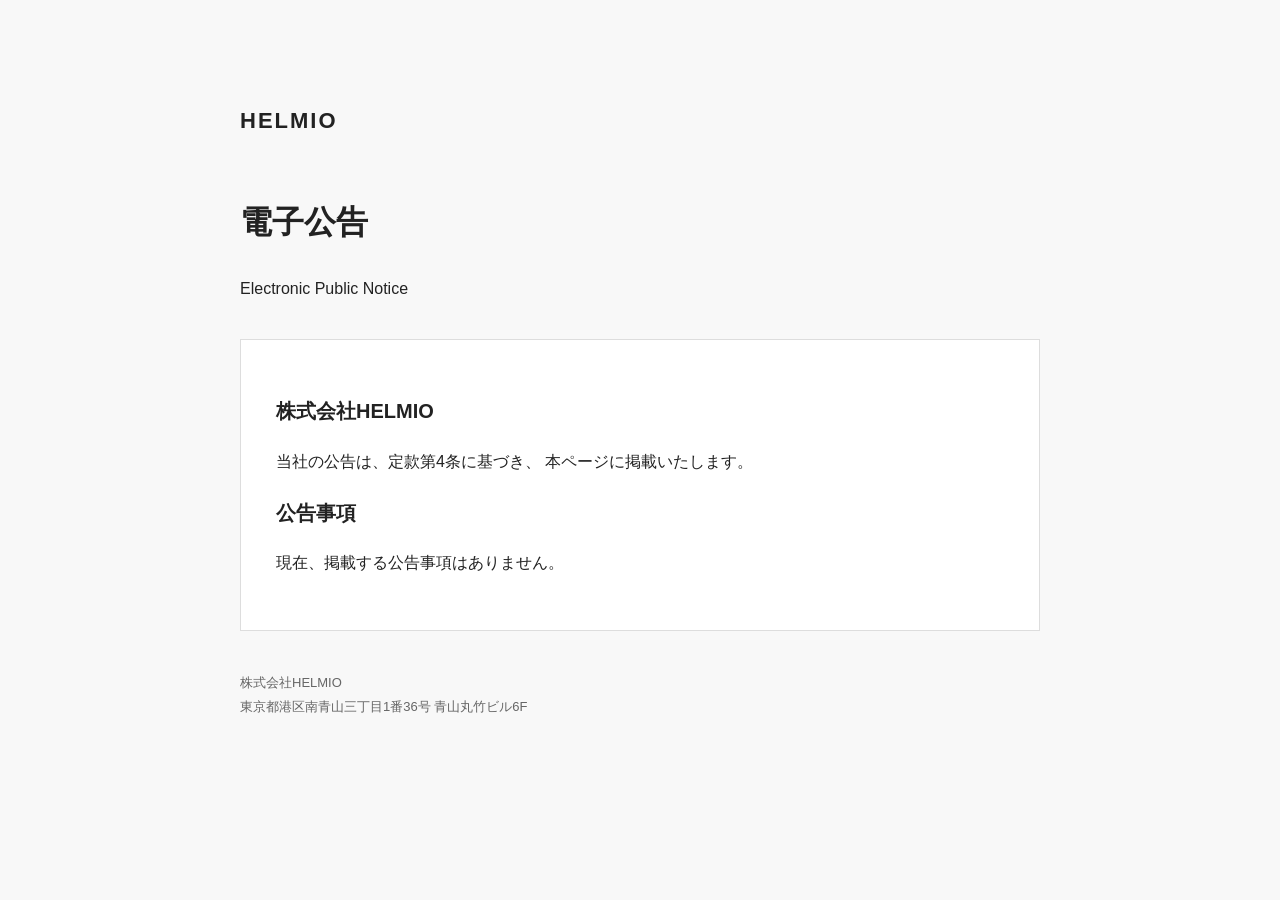
<file: koukoku/index.html>
<!DOCTYPE html>
<html lang="ja">
<head>
  <meta charset="UTF-8">
  <meta name="viewport" content="width=device-width, initial-scale=1">
  <title>電子公告 | 株式会社HELMIO</title>
  <style>
    body {
      margin: 0;
      background: #f8f8f8;
      color: #222;
      font-family: Arial, "Noto Sans JP", sans-serif;
      line-height: 1.9;
    }
    main {
      max-width: 800px;
      margin: 70px auto;
      padding: 30px;
    }
    .logo {
      font-size: 22px;
      font-weight: bold;
      letter-spacing: 2px;
      color: #222;
      text-decoration: none;
    }
    h1 { margin-top: 50px; }
    .notice {
      margin-top: 35px;
      padding: 35px;
      background: white;
      border: 1px solid #ddd;
    }
    .notice h2 { font-size: 20px; }
    footer {
      margin-top: 40px;
      font-size: 13px;
      color: #666;
    }
    @media(max-width: 600px) {
      main { margin: 20px auto; padding: 20px; }
      .notice { padding: 22px; }
    }
  </style>
</head>
<body>
  <main>
    <a class="logo" href="/">HELMIO</a>

    <h1>電子公告</h1>
    <p>Electronic Public Notice</p>

    <section class="notice">
      <h2>株式会社HELMIO</h2>
      <p>
        当社の公告は、定款第4条に基づき、
        本ページに掲載いたします。
      </p>

      <h2>公告事項</h2>
      <p>現在、掲載する公告事項はありません。</p>

      <!-- 今後の決算公告等はここに追加 -->
    </section>

    <footer>
      株式会社HELMIO<br>
      東京都港区南青山三丁目1番36号
      青山丸竹ビル6F
    </footer>
  </main>
</body>
</html>
</file>
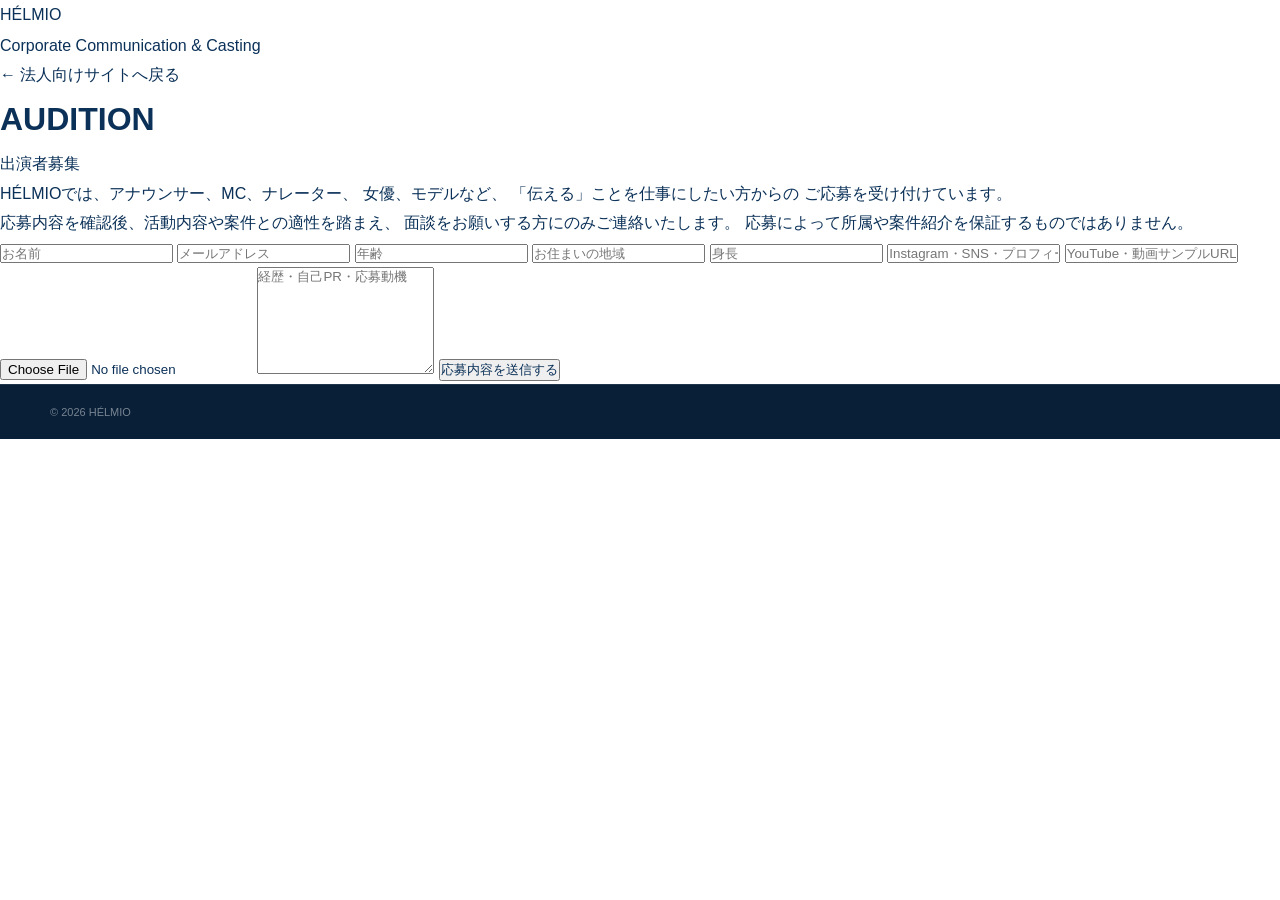
<file: audition.html>
<!DOCTYPE html>
<html lang="ja">
<head>
  <meta charset="UTF-8">

  <meta
    name="viewport"
    content="width=device-width, initial-scale=1.0"
  >

  <title>
    出演者募集 | HÉLMIO
  </title>

  <meta
    name="description"
    content="HÉLMIOの出演者募集ページです。アナウンサー、MC、ナレーター、女優、モデルなどの経験者からの応募を受け付けています。"
  >

  <link
    rel="preconnect"
    href="https://fonts.googleapis.com"
  >

  <link
    rel="preconnect"
    href="https://fonts.gstatic.com"
    crossorigin
  >

  <link
    href="https://fonts.googleapis.com/css2?family=Cormorant+Garamond:wght@300;400;500&family=Noto+Serif+JP:wght@300;400;500;600&display=swap"
    rel="stylesheet"
  >

  <link
    rel="stylesheet"
    href="style.css"
  >
</head>

<body class="audition-page">

  <header class="audition-header">

    <a
      href="index.html"
      class="brand"
      aria-label="HÉLMIOトップページへ"
    >
      <div class="logo">
        HÉLMIO
      </div>

      <div class="logo-sub">
        Corporate Communication &amp; Casting
      </div>
    </a>

    <a
      href="index.html"
      class="audition-back"
    >
      ← 法人向けサイトへ戻る
    </a>

  </header>


  <main class="audition-main">

    <div class="audition-title">

      <h1>
        AUDITION
      </h1>

      <span>
        出演者募集
      </span>

    </div>


    <p class="audition-intro">
      HÉLMIOでは、アナウンサー、MC、ナレーター、
      女優、モデルなど、
      「伝える」ことを仕事にしたい方からの
      ご応募を受け付けています。
    </p>


    <div class="audition-notice">
      応募内容を確認後、活動内容や案件との適性を踏まえ、
      面談をお願いする方にのみご連絡いたします。
      応募によって所属や案件紹介を保証するものではありません。
    </div>


    <form
      class="form"
      action="https://formspree.io/f/mwvdkbrd"
      method="POST"
      enctype="multipart/form-data"
    >

      <input
        type="hidden"
        name="_subject"
        value="HÉLMIO 出演者応募"
      >

      <input
        type="text"
        name="name"
        placeholder="お名前"
        required
      >

      <input
        type="email"
        name="email"
        placeholder="メールアドレス"
        required
      >

      <input
        type="text"
        name="age"
        placeholder="年齢"
      >

      <input
        type="text"
        name="area"
        placeholder="お住まいの地域"
      >

      <input
        type="text"
        name="height"
        placeholder="身長"
      >

      <input
        type="url"
        name="sns"
        placeholder="Instagram・SNS・プロフィールURL"
      >

      <input
        type="url"
        name="youtube"
        placeholder="YouTube・動画サンプルURL"
      >

      <input
        type="file"
        name="photo"
        accept="image/*"
      >

      <textarea
        name="message"
        rows="7"
        placeholder="経歴・自己PR・応募動機"
        required
      ></textarea>

      <button type="submit">
        応募内容を送信する
      </button>

    </form>

  </main>


  <footer class="site-footer">

    <div class="footer-bottom">

      <p>
        © 2026 HÉLMIO
      </p>

    </div>

  </footer>

</body>
</html>
</file>
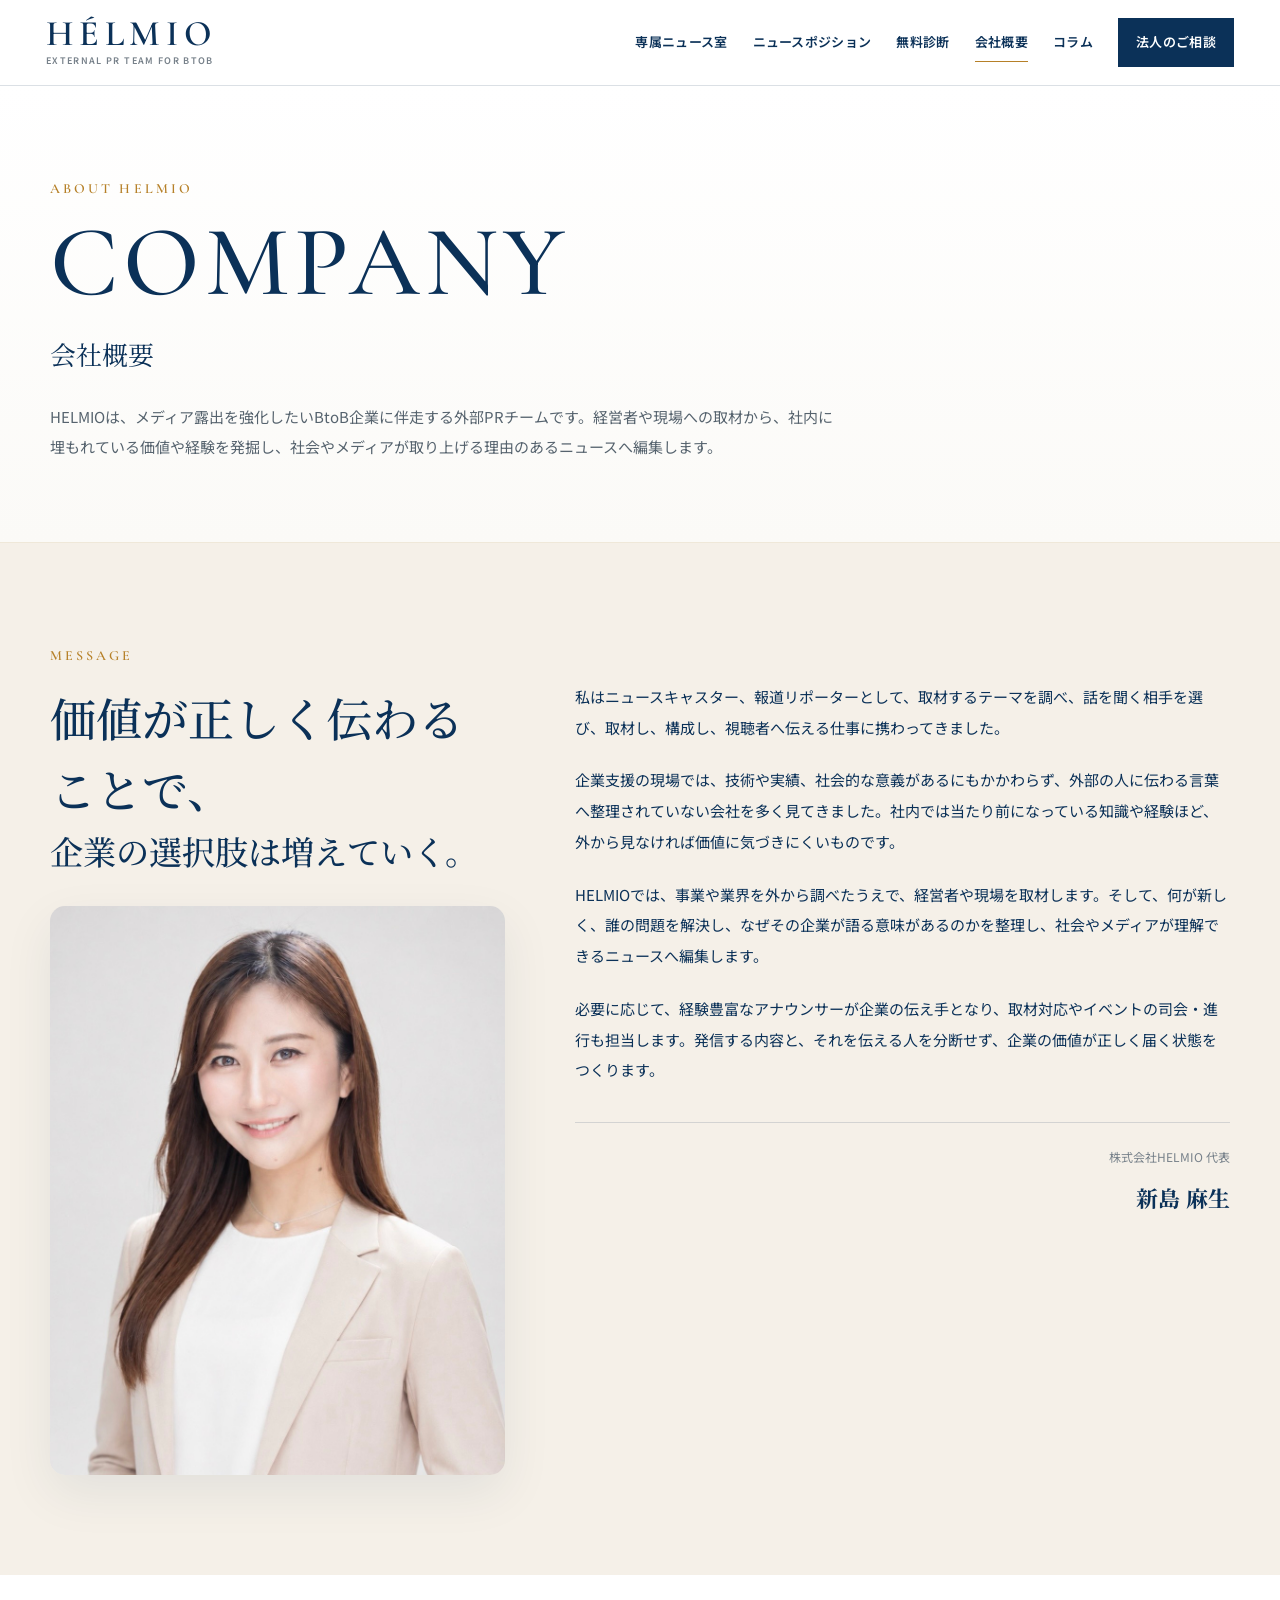
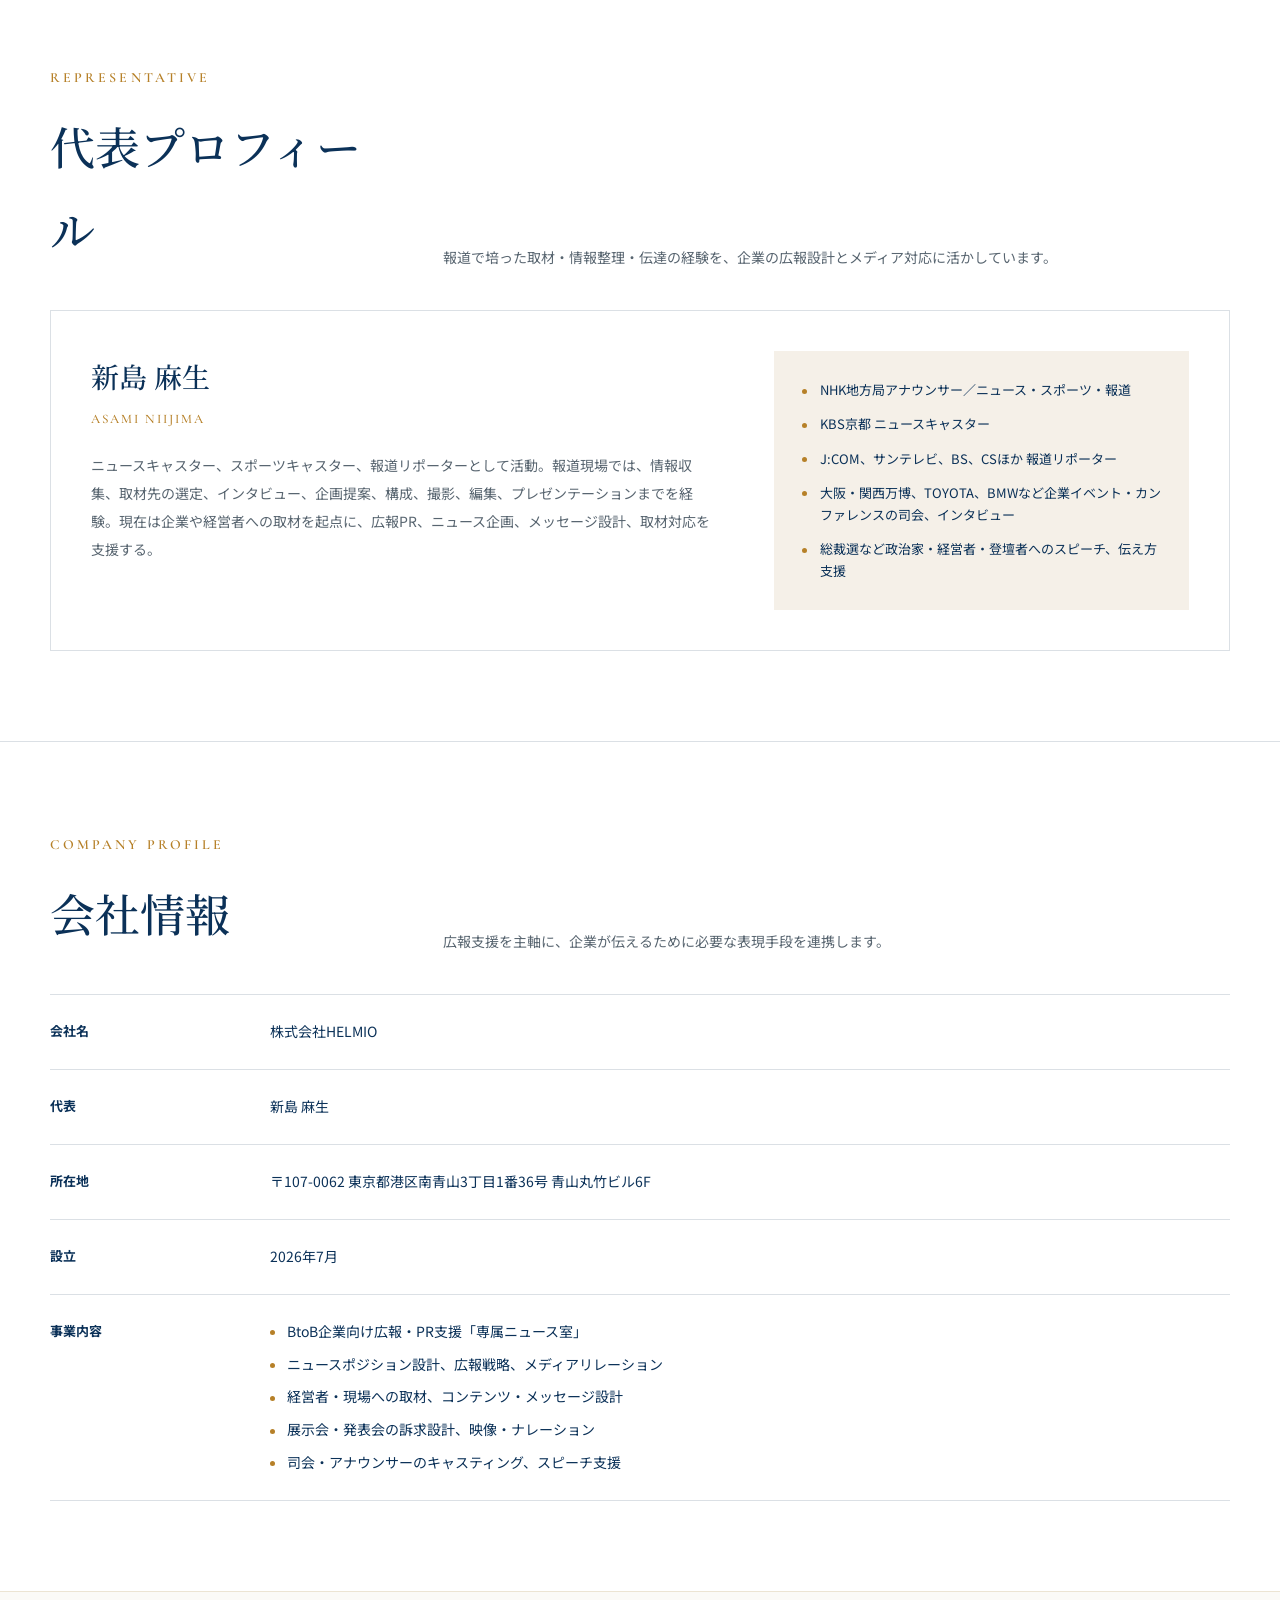
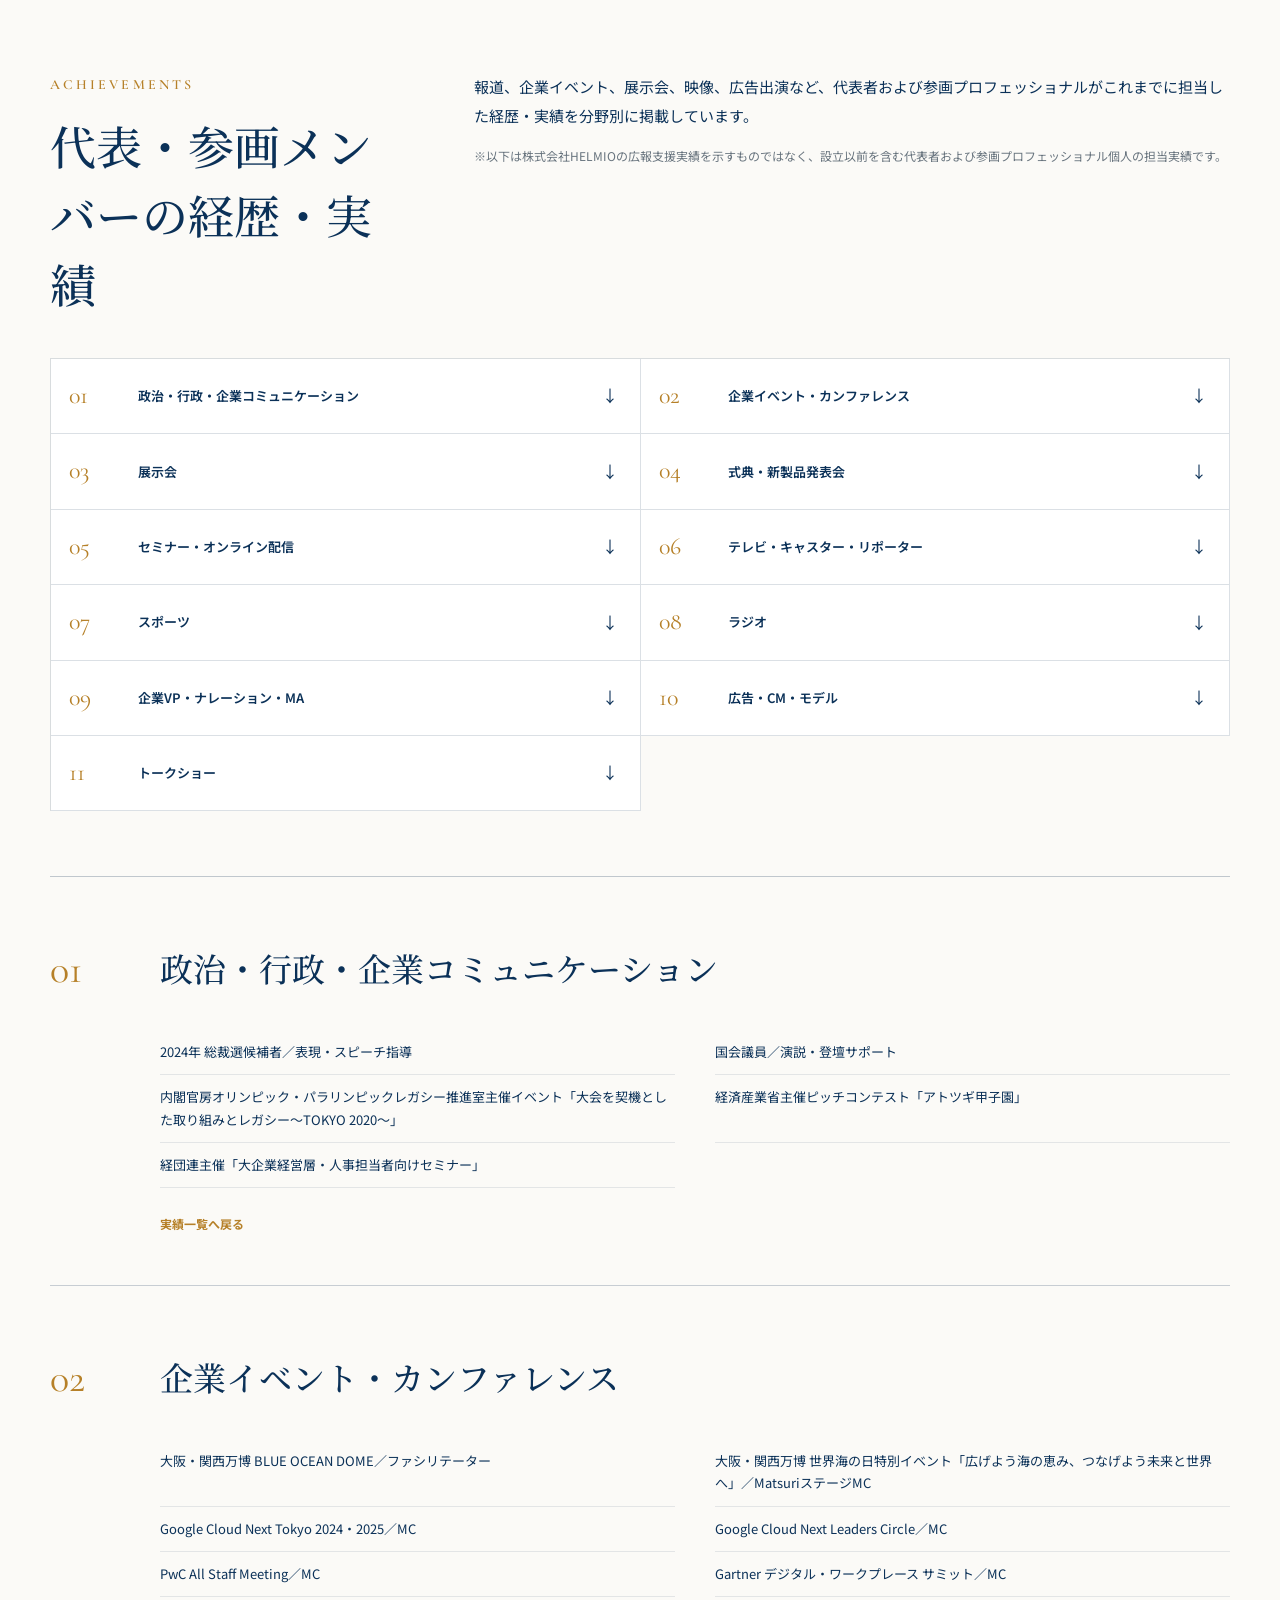
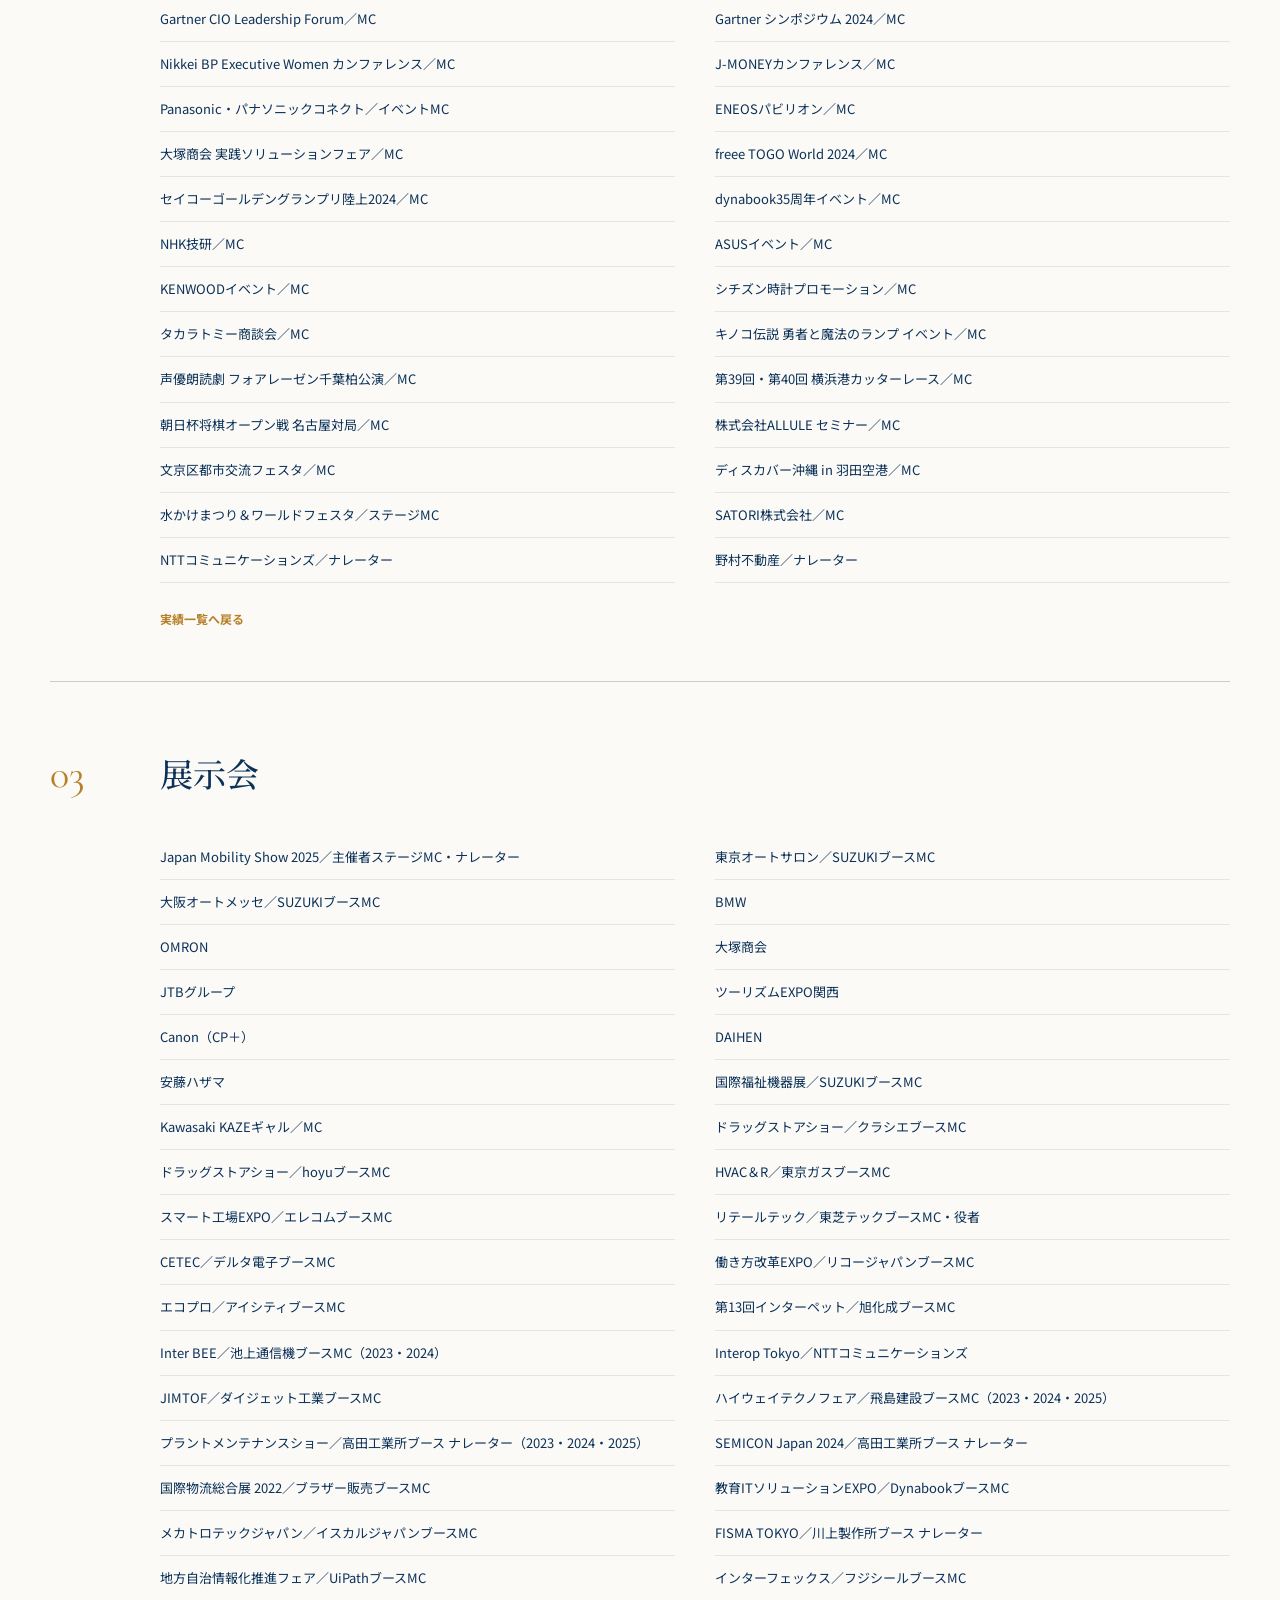
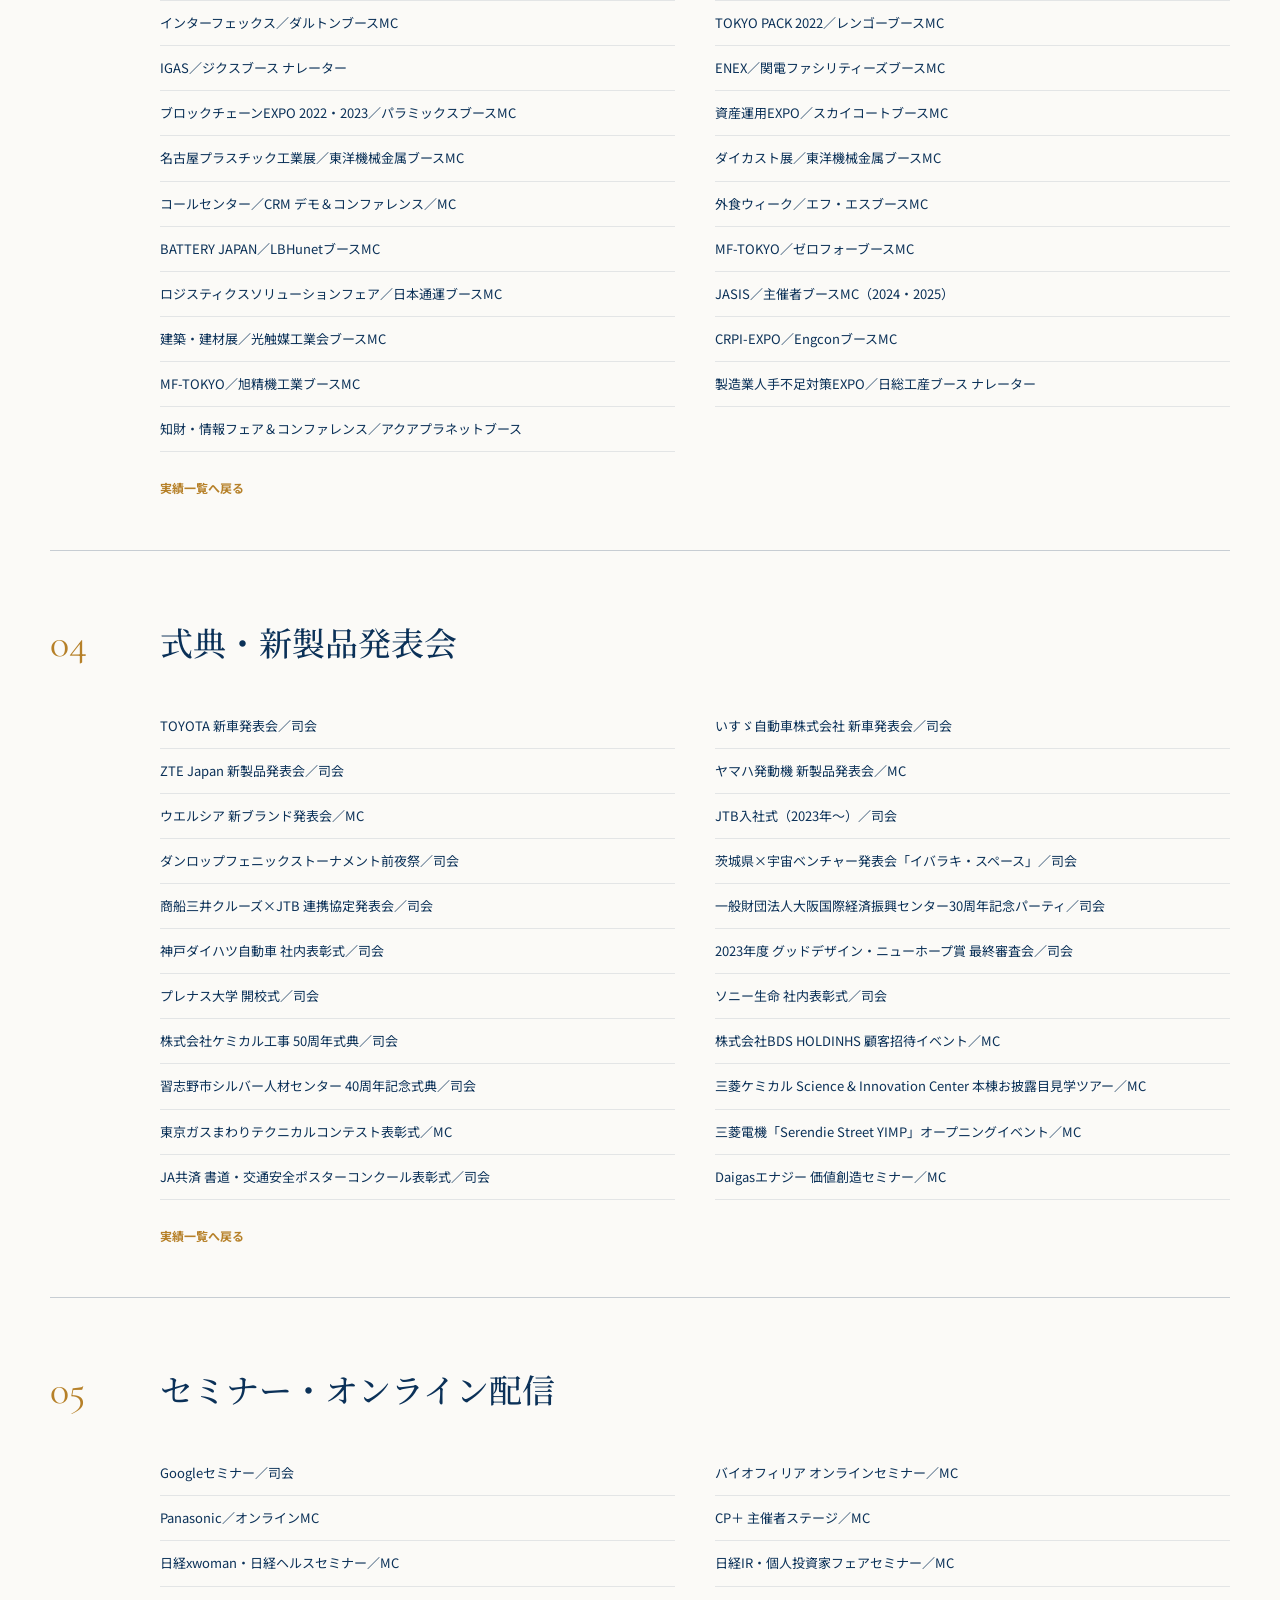
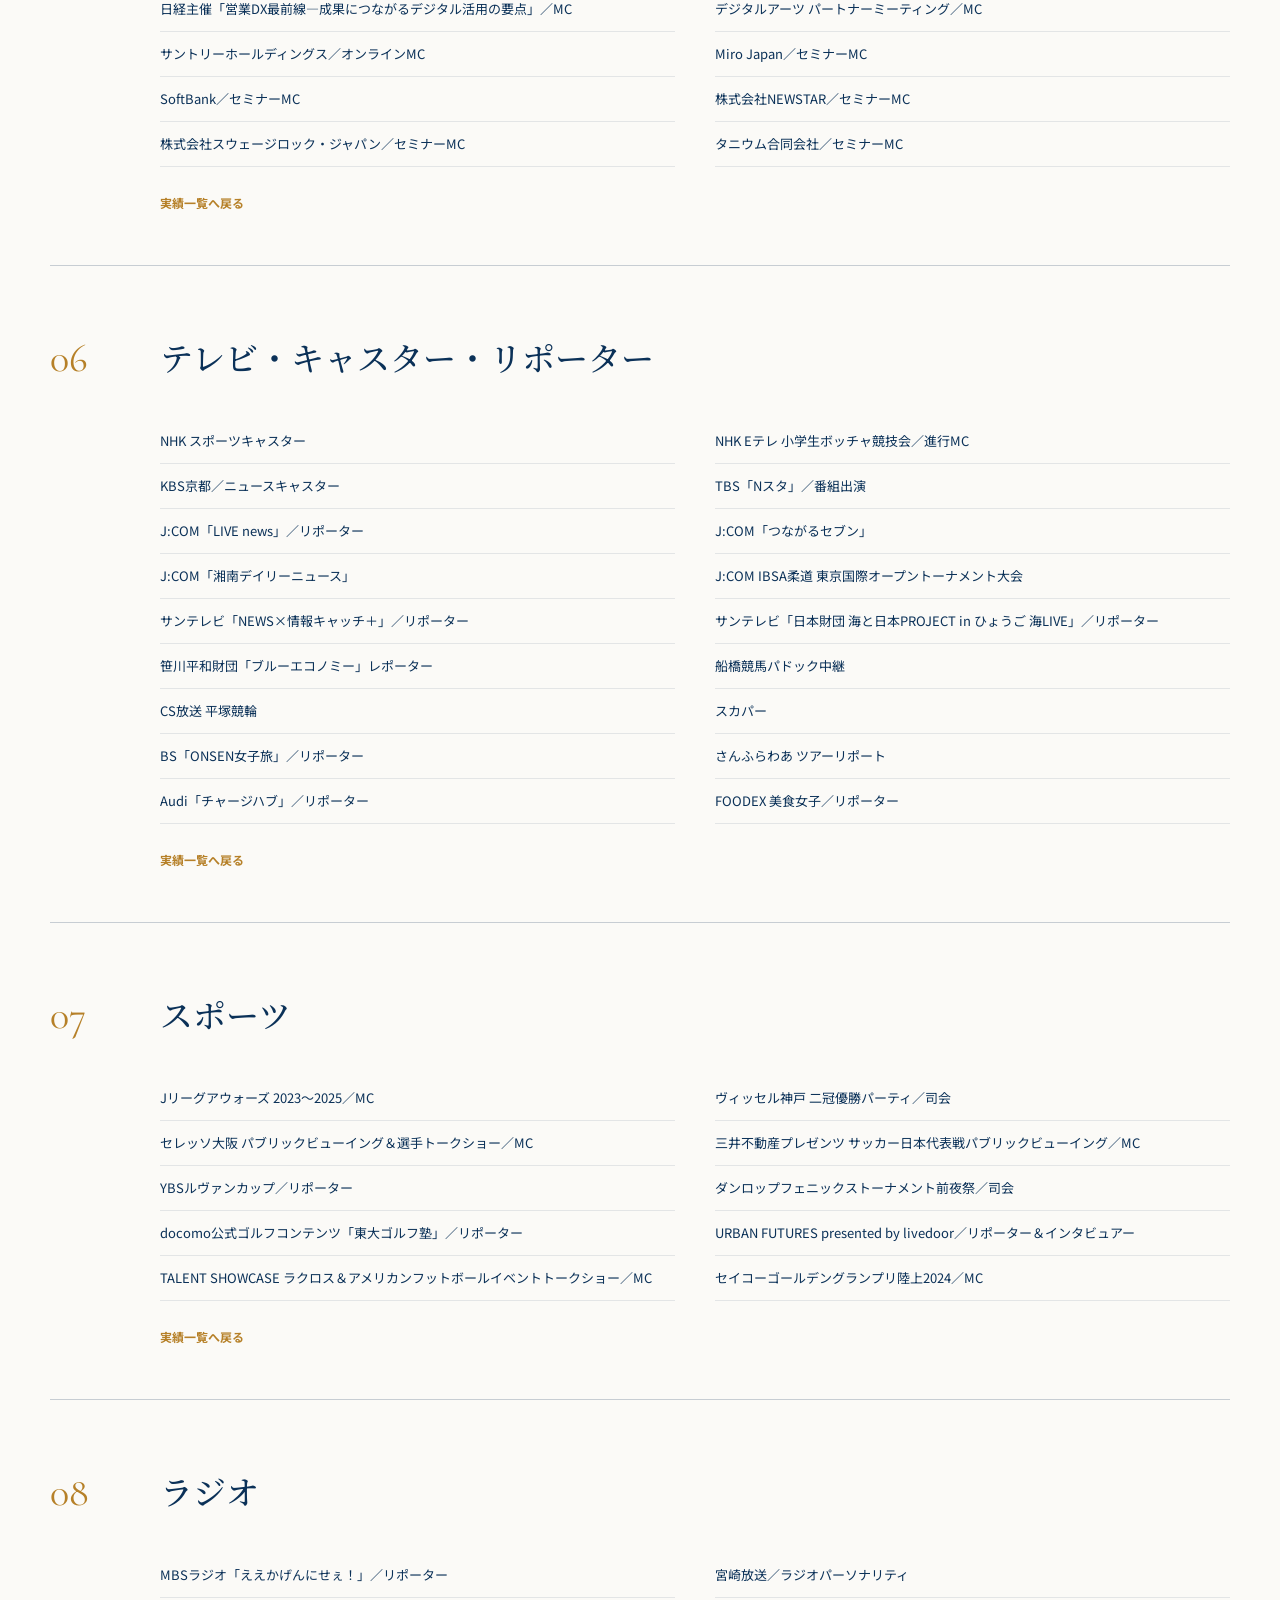
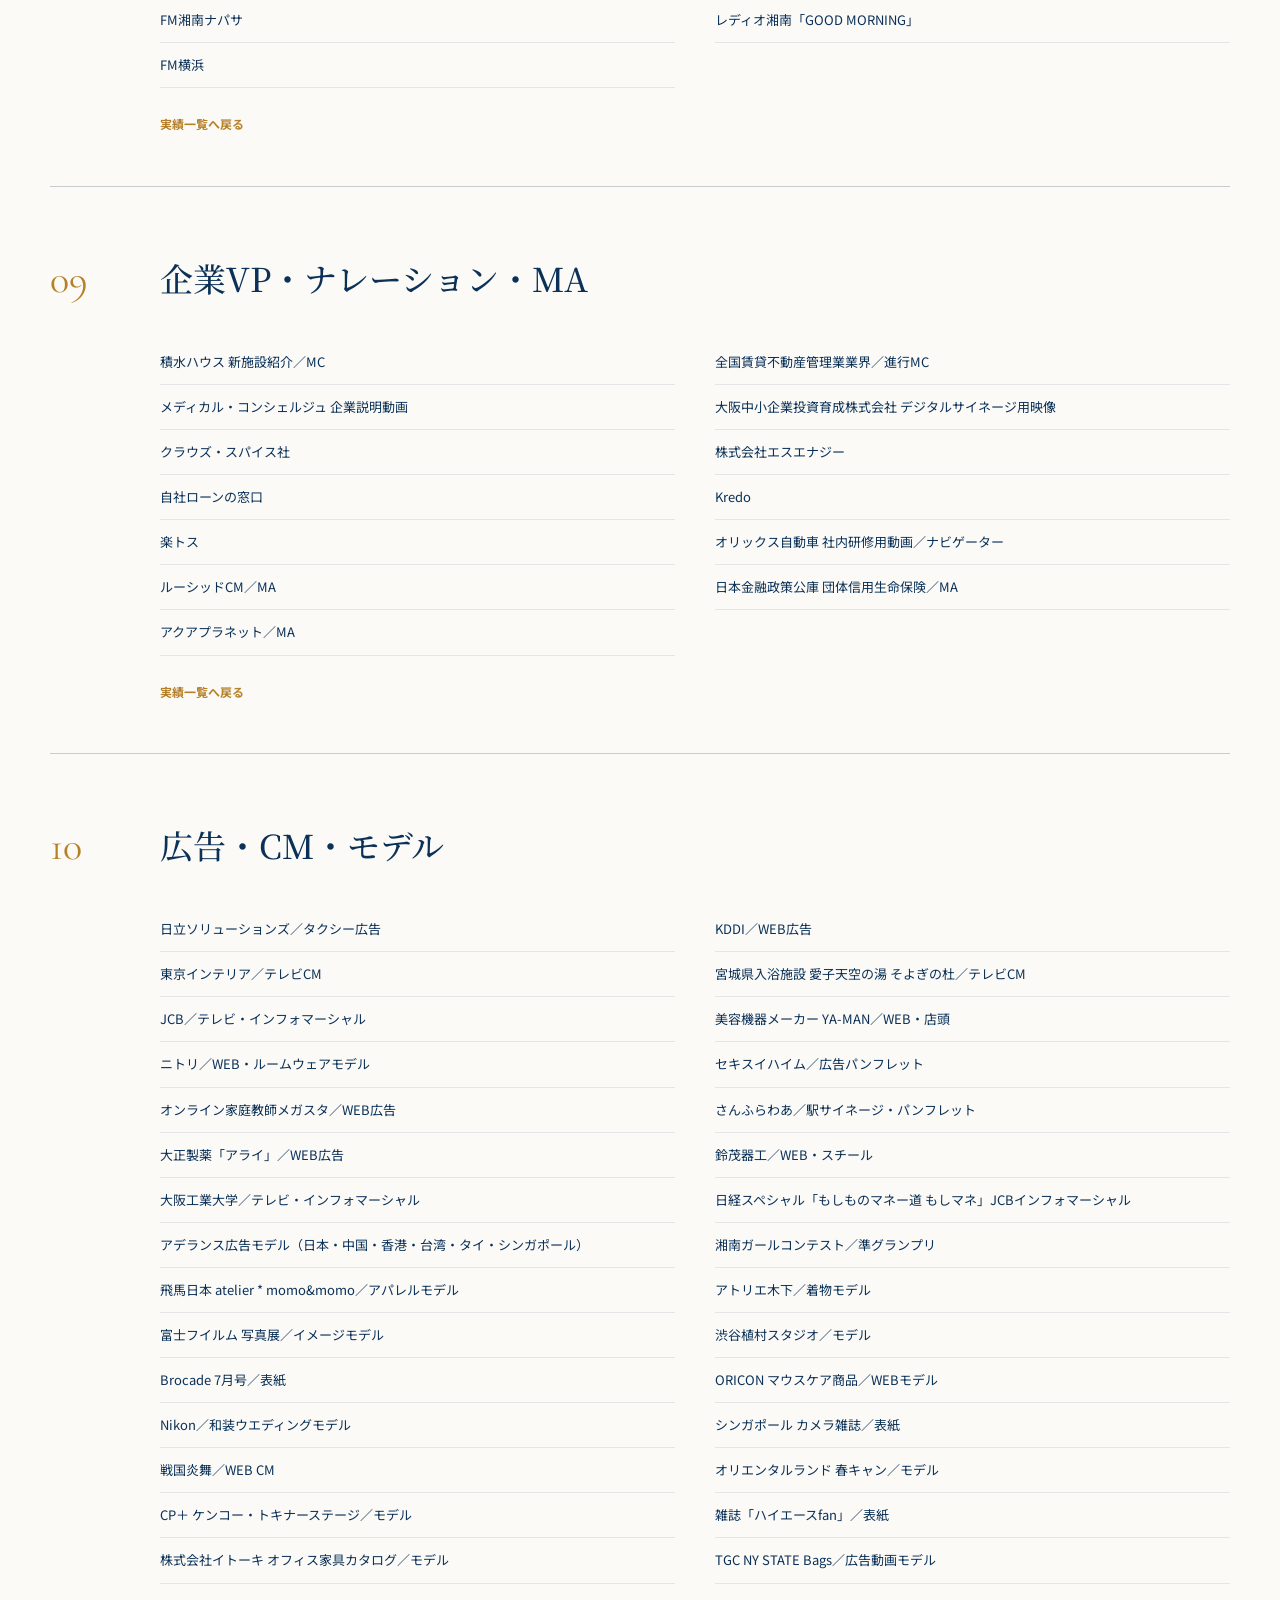
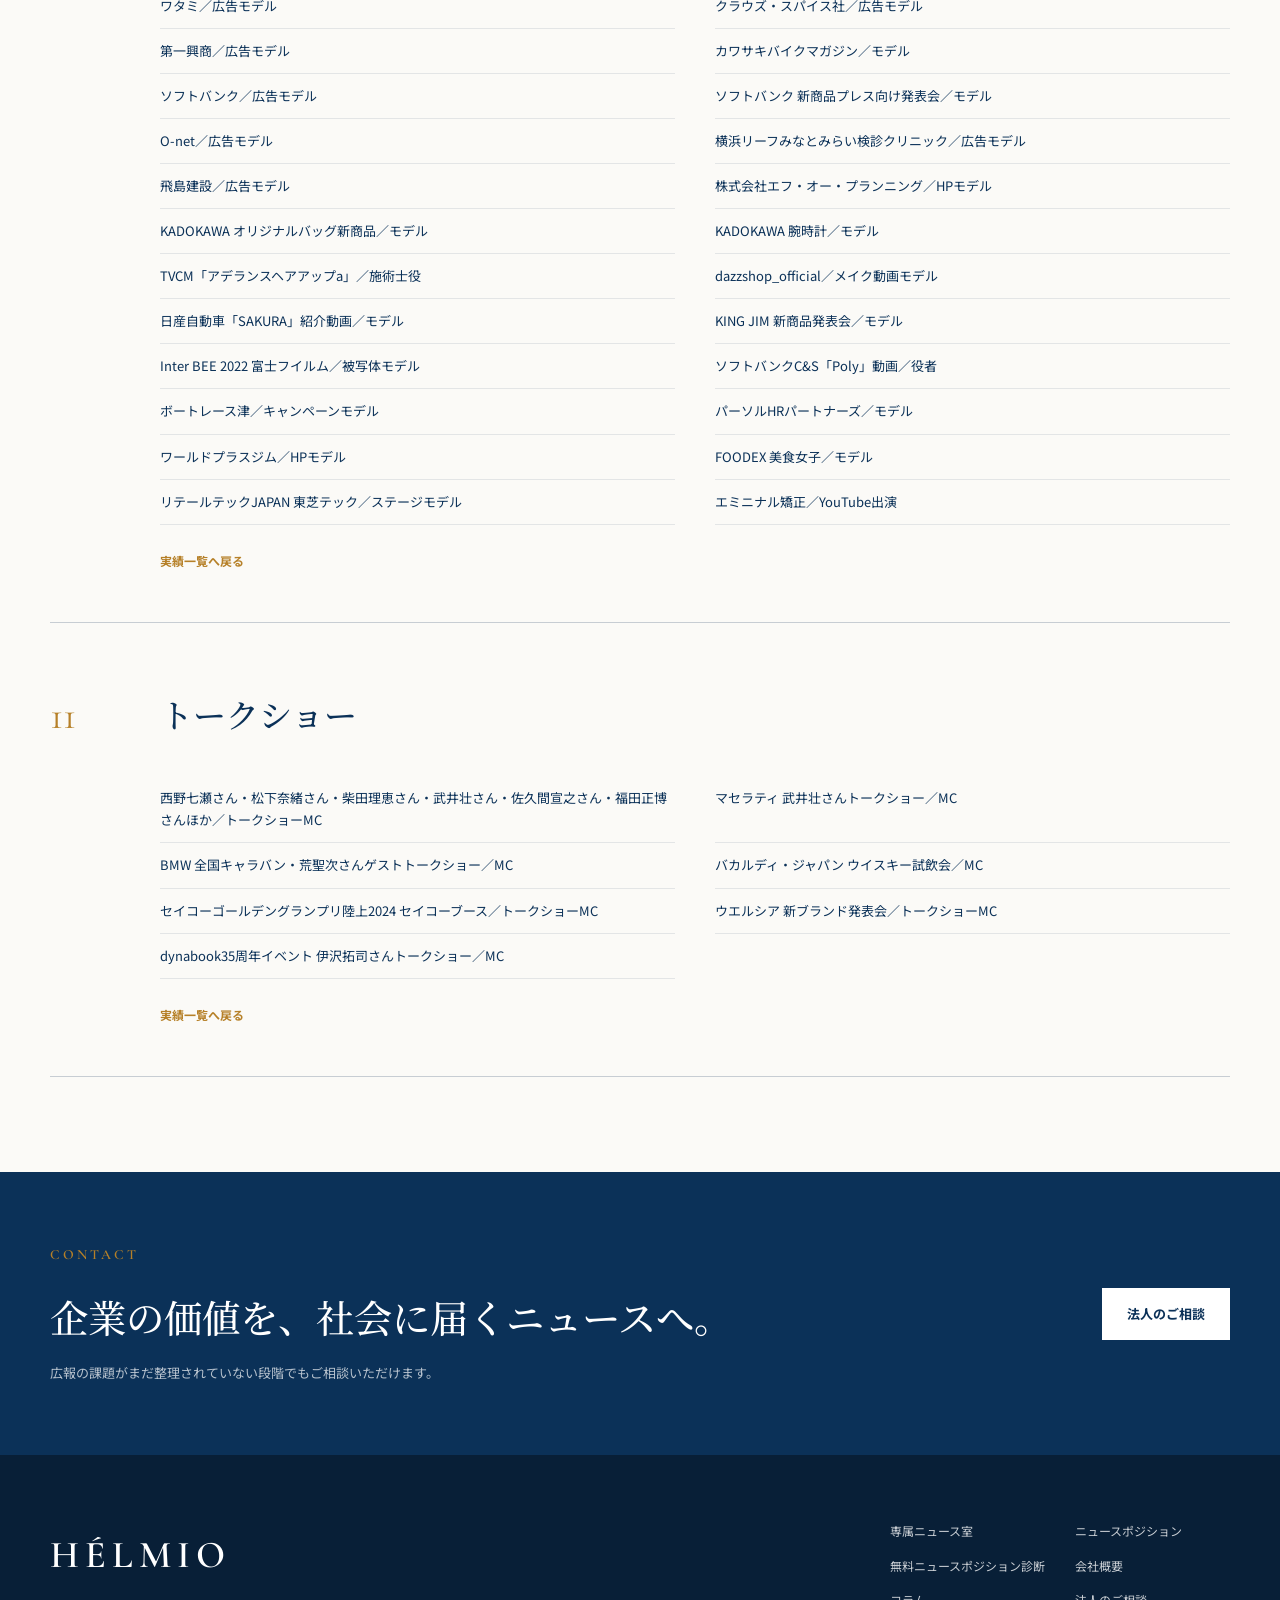
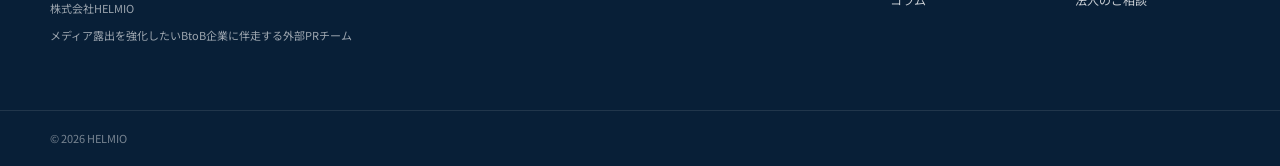
<file: company.html>
<!DOCTYPE html>
<html lang="ja">
<head>
  <meta charset="utf-8">
  <meta name="viewport" content="width=device-width, initial-scale=1">
  <title>会社概要・代表プロフィール｜株式会社HELMIO</title>
  <meta name="description" content="株式会社HELMIOの会社概要、代表・新島麻生のプロフィール、報道・企業コミュニケーション分野での経歴をご紹介します。">
  <meta name="robots" content="index, follow, max-image-preview:large">
  <link rel="canonical" href="https://hel-mio.com/company.html">
  <meta property="og:type" content="profile">
  <meta property="og:title" content="会社概要・代表プロフィール｜株式会社HELMIO">
  <meta property="og:description" content="株式会社HELMIOの会社情報と、代表・新島麻生の報道・取材経験をご紹介します。">
  <meta property="og:url" content="https://hel-mio.com/company.html">
  <meta property="og:site_name" content="HELMIO">
  <meta property="og:locale" content="ja_JP">
  <meta name="twitter:card" content="summary_large_image">
  <link rel="preconnect" href="https://fonts.googleapis.com">
  <link rel="preconnect" href="https://fonts.gstatic.com" crossorigin>
  <link href="https://fonts.googleapis.com/css2?family=Cormorant+Garamond:wght@400;500;600&family=Noto+Sans+JP:wght@400;500;600;700&family=Noto+Serif+JP:wght@400;500;600&display=swap" rel="stylesheet">
  <link rel="stylesheet" href="style.css">
  <script type="application/ld+json">
  {
    "@context":"https://schema.org",
    "@graph":[
      {"@type":"AboutPage","@id":"https://hel-mio.com/company.html#webpage","url":"https://hel-mio.com/company.html","name":"会社概要・代表プロフィール｜株式会社HELMIO","about":{"@id":"https://hel-mio.com/#organization"},"inLanguage":"ja"},
      {"@type":"Person","@id":"https://hel-mio.com/company.html#asami-niijima","name":"新島 麻生","jobTitle":"代表","worksFor":{"@id":"https://hel-mio.com/#organization"},"description":"ニュースキャスター、スポーツキャスター、報道リポーターとして取材・構成・伝達を経験し、BtoB企業の広報PR支援に携わる。"}
    ]
  }
  </script>
</head>
<body>
<div class="page">
<header class="site-header">
  <a class="brand" href="index.html" aria-label="株式会社HELMIO トップページ">
    <span class="brand__name">HÉLMIO</span>
    <span class="brand__sub">External PR Team for BtoB</span>
  </a>
  <button class="menu-button" type="button" aria-controls="siteNav" aria-expanded="false" aria-label="メニューを開く">
    <span></span><span></span><span></span>
  </button>
  <nav class="site-nav" id="siteNav" aria-label="メインナビゲーション">
    <a href="service/senzoku-newsroom/">専属ニュース室</a>
    <a href="news-position.html">ニュースポジション</a>
    <a href="index.html#diagnosis">無料診断</a>
    <a href="company.html" aria-current="page">会社概要</a>
    <a href="column/">コラム</a>
    <a class="nav-contact" href="contact.html">法人のご相談</a>
  </nav>
</header>
<main class="company-page-main" id="top">
  <section class="company-page-hero" aria-labelledby="company-page-title">
    <div class="company-page-hero__inner">
      <p class="company-page-hero__eyebrow">ABOUT HELMIO</p>
      <h1 id="company-page-title">COMPANY</h1>
      <p class="company-page-hero__ja">会社概要</p>
      <p class="company-page-hero__lead">HELMIOは、メディア露出を強化したいBtoB企業に伴走する外部PRチームです。経営者や現場への取材から、社内に埋もれている価値や経験を発掘し、社会やメディアが取り上げる理由のあるニュースへ編集します。</p>
    </div>
  </section>

  <section class="representative-message" id="representative" aria-labelledby="representative-message-title">
    <div class="representative-message__inner">
      <p class="representative-message__label">MESSAGE</p>
      <div class="representative-message__layout">
        <div class="representative-message__lead">
          <h2 id="representative-message-title"><span class="representative-message__title-main">価値が正しく伝わることで、</span><span class="representative-message__title-sub">企業の選択肢は増えていく。</span></h2>
          <figure class="representative-message__photo"><img src="syacho.jpg" alt="株式会社HELMIO 代表 新島麻生"></figure>
        </div>
        <div class="representative-message__body">
          <p>私はニュースキャスター、報道リポーターとして、取材するテーマを調べ、話を聞く相手を選び、取材し、構成し、視聴者へ伝える仕事に携わってきました。</p>
          <p>企業支援の現場では、技術や実績、社会的な意義があるにもかかわらず、外部の人に伝わる言葉へ整理されていない会社を多く見てきました。社内では当たり前になっている知識や経験ほど、外から見なければ価値に気づきにくいものです。</p>
          <p>HELMIOでは、事業や業界を外から調べたうえで、経営者や現場を取材します。そして、何が新しく、誰の問題を解決し、なぜその企業が語る意味があるのかを整理し、社会やメディアが理解できるニュースへ編集します。</p>
          <p>必要に応じて、経験豊富なアナウンサーが企業の伝え手となり、取材対応やイベントの司会・進行も担当します。発信する内容と、それを伝える人を分断せず、企業の価値が正しく届く状態をつくります。</p>
          <div class="representative-message__signature"><span>株式会社HELMIO 代表</span><strong>新島 麻生</strong></div>
        </div>
      </div>
    </div>
  </section>

  <section class="representative-profile" aria-labelledby="representative-profile-title">
    <div class="representative-profile__inner">
      <div class="company-section-heading"><div><p class="company-profile__eyebrow">REPRESENTATIVE</p><h2 id="representative-profile-title">代表プロフィール</h2></div><p class="company-section-heading__lead">報道で培った取材・情報整理・伝達の経験を、企業の広報設計とメディア対応に活かしています。</p></div>
      <div class="representative-profile__grid">
        <div><h3>新島 麻生 <span>ASAMI NIIJIMA</span></h3><p>ニュースキャスター、スポーツキャスター、報道リポーターとして活動。報道現場では、情報収集、取材先の選定、インタビュー、企画提案、構成、撮影、編集、プレゼンテーションまでを経験。現在は企業や経営者への取材を起点に、広報PR、ニュース企画、メッセージ設計、取材対応を支援する。</p></div>
        <ul>
          <li>NHK地方局アナウンサー／ニュース・スポーツ・報道</li>
          <li>KBS京都 ニュースキャスター</li>
          <li>J:COM、サンテレビ、BS、CSほか 報道リポーター</li>
          <li>大阪・関西万博、TOYOTA、BMWなど企業イベント・カンファレンスの司会、インタビュー</li>
          <li>総裁選など政治家・経営者・登壇者へのスピーチ、伝え方支援</li>
        </ul>
      </div>
    </div>
  </section>

  <section class="company-profile" aria-labelledby="company-profile-title">
    <div class="company-profile__inner">
      <div class="company-section-heading"><div><p class="company-profile__eyebrow">COMPANY PROFILE</p><h2 id="company-profile-title">会社情報</h2></div><p class="company-section-heading__lead">広報支援を主軸に、企業が伝えるために必要な表現手段を連携します。</p></div>
      <dl class="company-profile__table">
        <div class="company-profile__row"><dt>会社名</dt><dd>株式会社HELMIO</dd></div>
        <div class="company-profile__row"><dt>代表</dt><dd>新島 麻生</dd></div>
        <div class="company-profile__row"><dt>所在地</dt><dd>〒107-0062 東京都港区南青山3丁目1番36号 青山丸竹ビル6F</dd></div>
        <div class="company-profile__row"><dt>設立</dt><dd>2026年7月</dd></div>
        <div class="company-profile__row"><dt>事業内容</dt><dd><ul class="company-business-list"><li>BtoB企業向け広報・PR支援「専属ニュース室」</li><li>ニュースポジション設計、広報戦略、メディアリレーション</li><li>経営者・現場への取材、コンテンツ・メッセージ設計</li><li>展示会・発表会の訴求設計、映像・ナレーション</li><li>司会・アナウンサーのキャスティング、スピーチ支援</li></ul></dd></div>
      </dl>
    </div>
  </section>

  <section class="achievement-index" id="achievement-index" aria-labelledby="achievement-index-title">
      <div class="achievement-index__inner">
        <header class="achievement-index__header">
          <div>
            <p class="achievement-index__eyebrow">ACHIEVEMENTS</p>
            <h2 id="achievement-index-title">代表・参画メンバーの経歴・実績</h2>
          </div>
          <div>
            <p class="achievement-index__lead">
              報道、企業イベント、展示会、映像、広告出演など、代表者および参画プロフェッショナルがこれまでに担当した経歴・実績を分野別に掲載しています。
            </p>
            <p class="achievement-index__note">
              ※以下は株式会社HELMIOの広報支援実績を示すものではなく、設立以前を含む代表者および参画プロフェッショナル個人の担当実績です。
            </p>
          </div>
        </header>

        <nav class="achievement-jump-list" aria-label="実績カテゴリー一覧">
          <a href="#achievement-01">
            <span class="achievement-jump-list__number">01</span>
            <span class="achievement-jump-list__title">政治・行政・企業コミュニケーション</span>
            <span class="achievement-jump-list__arrow" aria-hidden="true">↓</span>
          </a>
          <a href="#achievement-02">
            <span class="achievement-jump-list__number">02</span>
            <span class="achievement-jump-list__title">企業イベント・カンファレンス</span>
            <span class="achievement-jump-list__arrow" aria-hidden="true">↓</span>
          </a>
          <a href="#achievement-03">
            <span class="achievement-jump-list__number">03</span>
            <span class="achievement-jump-list__title">展示会</span>
            <span class="achievement-jump-list__arrow" aria-hidden="true">↓</span>
          </a>
          <a href="#achievement-04">
            <span class="achievement-jump-list__number">04</span>
            <span class="achievement-jump-list__title">式典・新製品発表会</span>
            <span class="achievement-jump-list__arrow" aria-hidden="true">↓</span>
          </a>
          <a href="#achievement-05">
            <span class="achievement-jump-list__number">05</span>
            <span class="achievement-jump-list__title">セミナー・オンライン配信</span>
            <span class="achievement-jump-list__arrow" aria-hidden="true">↓</span>
          </a>
          <a href="#achievement-06">
            <span class="achievement-jump-list__number">06</span>
            <span class="achievement-jump-list__title">テレビ・キャスター・リポーター</span>
            <span class="achievement-jump-list__arrow" aria-hidden="true">↓</span>
          </a>
          <a href="#achievement-07">
            <span class="achievement-jump-list__number">07</span>
            <span class="achievement-jump-list__title">スポーツ</span>
            <span class="achievement-jump-list__arrow" aria-hidden="true">↓</span>
          </a>
          <a href="#achievement-08">
            <span class="achievement-jump-list__number">08</span>
            <span class="achievement-jump-list__title">ラジオ</span>
            <span class="achievement-jump-list__arrow" aria-hidden="true">↓</span>
          </a>
          <a href="#achievement-09">
            <span class="achievement-jump-list__number">09</span>
            <span class="achievement-jump-list__title">企業VP・ナレーション・MA</span>
            <span class="achievement-jump-list__arrow" aria-hidden="true">↓</span>
          </a>
          <a href="#achievement-10">
            <span class="achievement-jump-list__number">10</span>
            <span class="achievement-jump-list__title">広告・CM・モデル</span>
            <span class="achievement-jump-list__arrow" aria-hidden="true">↓</span>
          </a>
          <a href="#achievement-11">
            <span class="achievement-jump-list__number">11</span>
            <span class="achievement-jump-list__title">トークショー</span>
            <span class="achievement-jump-list__arrow" aria-hidden="true">↓</span>
          </a>
        </nav>

        <div class="achievement-archive">
        <article class="achievement-detail" id="achievement-01" aria-labelledby="achievement-01-title">
          <header class="achievement-detail__header">
            <span class="achievement-detail__number">01</span>
            <h3 id="achievement-01-title">政治・行政・企業コミュニケーション</h3>
          </header>
          <ul class="achievement-detail__list">
            <li>2024年 総裁選候補者／表現・スピーチ指導</li>
            <li>国会議員／演説・登壇サポート</li>
            <li>内閣官房オリンピック・パラリンピックレガシー推進室主催イベント「大会を契機とした取り組みとレガシー〜TOKYO 2020〜」</li>
            <li>経済産業省主催ピッチコンテスト「アトツギ甲子園」</li>
            <li>経団連主催「大企業経営層・人事担当者向けセミナー」</li>
          </ul>
          <a class="achievement-detail__back" href="#achievement-index">実績一覧へ戻る</a>
        </article>
        <article class="achievement-detail" id="achievement-02" aria-labelledby="achievement-02-title">
          <header class="achievement-detail__header">
            <span class="achievement-detail__number">02</span>
            <h3 id="achievement-02-title">企業イベント・カンファレンス</h3>
          </header>
          <ul class="achievement-detail__list">
            <li>大阪・関西万博 BLUE OCEAN DOME／ファシリテーター</li>
            <li>大阪・関西万博 世界海の日特別イベント「広げよう海の恵み、つなげよう未来と世界へ」／MatsuriステージMC</li>
            <li>Google Cloud Next Tokyo 2024・2025／MC</li>
            <li>Google Cloud Next Leaders Circle／MC</li>
            <li>PwC All Staff Meeting／MC</li>
            <li>Gartner デジタル・ワークプレース サミット／MC</li>
            <li>Gartner CIO Leadership Forum／MC</li>
            <li>Gartner シンポジウム 2024／MC</li>
            <li>Nikkei BP Executive Women カンファレンス／MC</li>
            <li>J-MONEYカンファレンス／MC</li>
            <li>Panasonic・パナソニックコネクト／イベントMC</li>
            <li>ENEOSパビリオン／MC</li>
            <li>大塚商会 実践ソリューションフェア／MC</li>
            <li>freee TOGO World 2024／MC</li>
            <li>セイコーゴールデングランプリ陸上2024／MC</li>
            <li>dynabook35周年イベント／MC</li>
            <li>NHK技研／MC</li>
            <li>ASUSイベント／MC</li>
            <li>KENWOODイベント／MC</li>
            <li>シチズン時計プロモーション／MC</li>
            <li>タカラトミー商談会／MC</li>
            <li>キノコ伝説 勇者と魔法のランプ イベント／MC</li>
            <li>声優朗読劇 フォアレーゼン千葉柏公演／MC</li>
            <li>第39回・第40回 横浜港カッターレース／MC</li>
            <li>朝日杯将棋オープン戦 名古屋対局／MC</li>
            <li>株式会社ALLULE セミナー／MC</li>
            <li>文京区都市交流フェスタ／MC</li>
            <li>ディスカバー沖縄 in 羽田空港／MC</li>
            <li>水かけまつり＆ワールドフェスタ／ステージMC</li>
            <li>SATORI株式会社／MC</li>
            <li>NTTコミュニケーションズ／ナレーター</li>
            <li>野村不動産／ナレーター</li>
          </ul>
          <a class="achievement-detail__back" href="#achievement-index">実績一覧へ戻る</a>
        </article>
        <article class="achievement-detail" id="achievement-03" aria-labelledby="achievement-03-title">
          <header class="achievement-detail__header">
            <span class="achievement-detail__number">03</span>
            <h3 id="achievement-03-title">展示会</h3>
          </header>
          <ul class="achievement-detail__list">
            <li>Japan Mobility Show 2025／主催者ステージMC・ナレーター</li>
            <li>東京オートサロン／SUZUKIブースMC</li>
            <li>大阪オートメッセ／SUZUKIブースMC</li>
            <li>BMW</li>
            <li>OMRON</li>
            <li>大塚商会</li>
            <li>JTBグループ</li>
            <li>ツーリズムEXPO関西</li>
            <li>Canon（CP＋）</li>
            <li>DAIHEN</li>
            <li>安藤ハザマ</li>
            <li>国際福祉機器展／SUZUKIブースMC</li>
            <li>Kawasaki KAZEギャル／MC</li>
            <li>ドラッグストアショー／クラシエブースMC</li>
            <li>ドラッグストアショー／hoyuブースMC</li>
            <li>HVAC＆R／東京ガスブースMC</li>
            <li>スマート工場EXPO／エレコムブースMC</li>
            <li>リテールテック／東芝テックブースMC・役者</li>
            <li>CETEC／デルタ電子ブースMC</li>
            <li>働き方改革EXPO／リコージャパンブースMC</li>
            <li>エコプロ／アイシティブースMC</li>
            <li>第13回インターペット／旭化成ブースMC</li>
            <li>Inter BEE／池上通信機ブースMC（2023・2024）</li>
            <li>Interop Tokyo／NTTコミュニケーションズ</li>
            <li>JIMTOF／ダイジェット工業ブースMC</li>
            <li>ハイウェイテクノフェア／飛島建設ブースMC（2023・2024・2025）</li>
            <li>プラントメンテナンスショー／高田工業所ブース ナレーター（2023・2024・2025）</li>
            <li>SEMICON Japan 2024／高田工業所ブース ナレーター</li>
            <li>国際物流総合展 2022／ブラザー販売ブースMC</li>
            <li>教育ITソリューションEXPO／DynabookブースMC</li>
            <li>メカトロテックジャパン／イスカルジャパンブースMC</li>
            <li>FISMA TOKYO／川上製作所ブース ナレーター</li>
            <li>地方自治情報化推進フェア／UiPathブースMC</li>
            <li>インターフェックス／フジシールブースMC</li>
            <li>インターフェックス／ダルトンブースMC</li>
            <li>TOKYO PACK 2022／レンゴーブースMC</li>
            <li>IGAS／ジクスブース ナレーター</li>
            <li>ENEX／関電ファシリティーズブースMC</li>
            <li>ブロックチェーンEXPO 2022・2023／パラミックスブースMC</li>
            <li>資産運用EXPO／スカイコートブースMC</li>
            <li>名古屋プラスチック工業展／東洋機械金属ブースMC</li>
            <li>ダイカスト展／東洋機械金属ブースMC</li>
            <li>コールセンター／CRM デモ＆コンファレンス／MC</li>
            <li>外食ウィーク／エフ・エスブースMC</li>
            <li>BATTERY JAPAN／LBHunetブースMC</li>
            <li>MF-TOKYO／ゼロフォーブースMC</li>
            <li>ロジスティクスソリューションフェア／日本通運ブースMC</li>
            <li>JASIS／主催者ブースMC（2024・2025）</li>
            <li>建築・建材展／光触媒工業会ブースMC</li>
            <li>CRPI-EXPO／EngconブースMC</li>
            <li>MF-TOKYO／旭精機工業ブースMC</li>
            <li>製造業人手不足対策EXPO／日総工産ブース ナレーター</li>
            <li>知財・情報フェア＆コンファレンス／アクアプラネットブース</li>
          </ul>
          <a class="achievement-detail__back" href="#achievement-index">実績一覧へ戻る</a>
        </article>
        <article class="achievement-detail" id="achievement-04" aria-labelledby="achievement-04-title">
          <header class="achievement-detail__header">
            <span class="achievement-detail__number">04</span>
            <h3 id="achievement-04-title">式典・新製品発表会</h3>
          </header>
          <ul class="achievement-detail__list">
            <li>TOYOTA 新車発表会／司会</li>
            <li>いすゞ自動車株式会社 新車発表会／司会</li>
            <li>ZTE Japan 新製品発表会／司会</li>
            <li>ヤマハ発動機 新製品発表会／MC</li>
            <li>ウエルシア 新ブランド発表会／MC</li>
            <li>JTB入社式（2023年〜）／司会</li>
            <li>ダンロップフェニックストーナメント前夜祭／司会</li>
            <li>茨城県×宇宙ベンチャー発表会「イバラキ・スペース」／司会</li>
            <li>商船三井クルーズ×JTB 連携協定発表会／司会</li>
            <li>一般財団法人大阪国際経済振興センター30周年記念パーティ／司会</li>
            <li>神戸ダイハツ自動車 社内表彰式／司会</li>
            <li>2023年度 グッドデザイン・ニューホープ賞 最終審査会／司会</li>
            <li>プレナス大学 開校式／司会</li>
            <li>ソニー生命 社内表彰式／司会</li>
            <li>株式会社ケミカル工事 50周年式典／司会</li>
            <li>株式会社BDS HOLDINHS 顧客招待イベント／MC</li>
            <li>習志野市シルバー人材センター 40周年記念式典／司会</li>
            <li>三菱ケミカル Science &amp; Innovation Center 本棟お披露目見学ツアー／MC</li>
            <li>東京ガスまわりテクニカルコンテスト表彰式／MC</li>
            <li>三菱電機「Serendie Street YIMP」オープニングイベント／MC</li>
            <li>JA共済 書道・交通安全ポスターコンクール表彰式／司会</li>
            <li>Daigasエナジー 価値創造セミナー／MC</li>
          </ul>
          <a class="achievement-detail__back" href="#achievement-index">実績一覧へ戻る</a>
        </article>
        <article class="achievement-detail" id="achievement-05" aria-labelledby="achievement-05-title">
          <header class="achievement-detail__header">
            <span class="achievement-detail__number">05</span>
            <h3 id="achievement-05-title">セミナー・オンライン配信</h3>
          </header>
          <ul class="achievement-detail__list">
            <li>Googleセミナー／司会</li>
            <li>バイオフィリア オンラインセミナー／MC</li>
            <li>Panasonic／オンラインMC</li>
            <li>CP＋ 主催者ステージ／MC</li>
            <li>日経xwoman・日経ヘルスセミナー／MC</li>
            <li>日経IR・個人投資家フェアセミナー／MC</li>
            <li>日経主催「営業DX最前線―成果につながるデジタル活用の要点」／MC</li>
            <li>デジタルアーツ パートナーミーティング／MC</li>
            <li>サントリーホールディングス／オンラインMC</li>
            <li>Miro Japan／セミナーMC</li>
            <li>SoftBank／セミナーMC</li>
            <li>株式会社NEWSTAR／セミナーMC</li>
            <li>株式会社スウェージロック・ジャパン／セミナーMC</li>
            <li>タニウム合同会社／セミナーMC</li>
          </ul>
          <a class="achievement-detail__back" href="#achievement-index">実績一覧へ戻る</a>
        </article>
        <article class="achievement-detail" id="achievement-06" aria-labelledby="achievement-06-title">
          <header class="achievement-detail__header">
            <span class="achievement-detail__number">06</span>
            <h3 id="achievement-06-title">テレビ・キャスター・リポーター</h3>
          </header>
          <ul class="achievement-detail__list">
            <li>NHK スポーツキャスター</li>
            <li>NHK Eテレ 小学生ボッチャ競技会／進行MC</li>
            <li>KBS京都／ニュースキャスター</li>
            <li>TBS「Nスタ」／番組出演</li>
            <li>J:COM「LIVE news」／リポーター</li>
            <li>J:COM「つながるセブン」</li>
            <li>J:COM「湘南デイリーニュース」</li>
            <li>J:COM IBSA柔道 東京国際オープントーナメント大会</li>
            <li>サンテレビ「NEWS×情報キャッチ＋」／リポーター</li>
            <li>サンテレビ「日本財団 海と日本PROJECT in ひょうご 海LIVE」／リポーター</li>
            <li>笹川平和財団「ブルーエコノミー」レポーター</li>
            <li>船橋競馬パドック中継</li>
            <li>CS放送 平塚競輪</li>
            <li>スカパー</li>
            <li>BS「ONSEN女子旅」／リポーター</li>
            <li>さんふらわあ ツアーリポート</li>
            <li>Audi「チャージハブ」／リポーター</li>
            <li>FOODEX 美食女子／リポーター</li>
          </ul>
          <a class="achievement-detail__back" href="#achievement-index">実績一覧へ戻る</a>
        </article>
        <article class="achievement-detail" id="achievement-07" aria-labelledby="achievement-07-title">
          <header class="achievement-detail__header">
            <span class="achievement-detail__number">07</span>
            <h3 id="achievement-07-title">スポーツ</h3>
          </header>
          <ul class="achievement-detail__list">
            <li>Jリーグアウォーズ 2023〜2025／MC</li>
            <li>ヴィッセル神戸 二冠優勝パーティ／司会</li>
            <li>セレッソ大阪 パブリックビューイング＆選手トークショー／MC</li>
            <li>三井不動産プレゼンツ サッカー日本代表戦パブリックビューイング／MC</li>
            <li>YBSルヴァンカップ／リポーター</li>
            <li>ダンロップフェニックストーナメント前夜祭／司会</li>
            <li>docomo公式ゴルフコンテンツ「東大ゴルフ塾」／リポーター</li>
            <li>URBAN FUTURES presented by livedoor／リポーター＆インタビュアー</li>
            <li>TALENT SHOWCASE ラクロス＆アメリカンフットボールイベントトークショー／MC</li>
            <li>セイコーゴールデングランプリ陸上2024／MC</li>
          </ul>
          <a class="achievement-detail__back" href="#achievement-index">実績一覧へ戻る</a>
        </article>
        <article class="achievement-detail" id="achievement-08" aria-labelledby="achievement-08-title">
          <header class="achievement-detail__header">
            <span class="achievement-detail__number">08</span>
            <h3 id="achievement-08-title">ラジオ</h3>
          </header>
          <ul class="achievement-detail__list">
            <li>MBSラジオ「ええかげんにせぇ！」／リポーター</li>
            <li>宮崎放送／ラジオパーソナリティ</li>
            <li>FM湘南ナパサ</li>
            <li>レディオ湘南「GOOD MORNING」</li>
            <li>FM横浜</li>
          </ul>
          <a class="achievement-detail__back" href="#achievement-index">実績一覧へ戻る</a>
        </article>
        <article class="achievement-detail" id="achievement-09" aria-labelledby="achievement-09-title">
          <header class="achievement-detail__header">
            <span class="achievement-detail__number">09</span>
            <h3 id="achievement-09-title">企業VP・ナレーション・MA</h3>
          </header>
          <ul class="achievement-detail__list">
            <li>積水ハウス 新施設紹介／MC</li>
            <li>全国賃貸不動産管理業業界／進行MC</li>
            <li>メディカル・コンシェルジュ 企業説明動画</li>
            <li>大阪中小企業投資育成株式会社 デジタルサイネージ用映像</li>
            <li>クラウズ・スパイス社</li>
            <li>株式会社エスエナジー</li>
            <li>自社ローンの窓口</li>
            <li>Kredo</li>
            <li>楽トス</li>
            <li>オリックス自動車 社内研修用動画／ナビゲーター</li>
            <li>ルーシッドCM／MA</li>
            <li>日本金融政策公庫 団体信用生命保険／MA</li>
            <li>アクアプラネット／MA</li>
          </ul>
          <a class="achievement-detail__back" href="#achievement-index">実績一覧へ戻る</a>
        </article>
        <article class="achievement-detail" id="achievement-10" aria-labelledby="achievement-10-title">
          <header class="achievement-detail__header">
            <span class="achievement-detail__number">10</span>
            <h3 id="achievement-10-title">広告・CM・モデル</h3>
          </header>
          <ul class="achievement-detail__list">
            <li>日立ソリューションズ／タクシー広告</li>
            <li>KDDI／WEB広告</li>
            <li>東京インテリア／テレビCM</li>
            <li>宮城県入浴施設 愛子天空の湯 そよぎの杜／テレビCM</li>
            <li>JCB／テレビ・インフォマーシャル</li>
            <li>美容機器メーカー YA-MAN／WEB・店頭</li>
            <li>ニトリ／WEB・ルームウェアモデル</li>
            <li>セキスイハイム／広告パンフレット</li>
            <li>オンライン家庭教師メガスタ／WEB広告</li>
            <li>さんふらわあ／駅サイネージ・パンフレット</li>
            <li>大正製薬「アライ」／WEB広告</li>
            <li>鈴茂器工／WEB・スチール</li>
            <li>大阪工業大学／テレビ・インフォマーシャル</li>
            <li>日経スペシャル「もしものマネー道 もしマネ」JCBインフォマーシャル</li>
            <li>アデランス広告モデル（日本・中国・香港・台湾・タイ・シンガポール）</li>
            <li>湘南ガールコンテスト／準グランプリ</li>
            <li>飛馬日本 atelier * momo&amp;momo／アパレルモデル</li>
            <li>アトリエ木下／着物モデル</li>
            <li>富士フイルム 写真展／イメージモデル</li>
            <li>渋谷植村スタジオ／モデル</li>
            <li>Brocade 7月号／表紙</li>
            <li>ORICON マウスケア商品／WEBモデル</li>
            <li>Nikon／和装ウエディングモデル</li>
            <li>シンガポール カメラ雑誌／表紙</li>
            <li>戦国炎舞／WEB CM</li>
            <li>オリエンタルランド 春キャン／モデル</li>
            <li>CP＋ ケンコー・トキナーステージ／モデル</li>
            <li>雑誌「ハイエースfan」／表紙</li>
            <li>株式会社イトーキ オフィス家具カタログ／モデル</li>
            <li>TGC NY STATE Bags／広告動画モデル</li>
            <li>ワタミ／広告モデル</li>
            <li>クラウズ・スパイス社／広告モデル</li>
            <li>第一興商／広告モデル</li>
            <li>カワサキバイクマガジン／モデル</li>
            <li>ソフトバンク／広告モデル</li>
            <li>ソフトバンク 新商品プレス向け発表会／モデル</li>
            <li>O-net／広告モデル</li>
            <li>横浜リーフみなとみらい検診クリニック／広告モデル</li>
            <li>飛島建設／広告モデル</li>
            <li>株式会社エフ・オー・プランニング／HPモデル</li>
            <li>KADOKAWA オリジナルバッグ新商品／モデル</li>
            <li>KADOKAWA 腕時計／モデル</li>
            <li>TVCM「アデランスヘアアップa」／施術士役</li>
            <li>dazzshop_official／メイク動画モデル</li>
            <li>日産自動車「SAKURA」紹介動画／モデル</li>
            <li>KING JIM 新商品発表会／モデル</li>
            <li>Inter BEE 2022 富士フイルム／被写体モデル</li>
            <li>ソフトバンクC&amp;S「Poly」動画／役者</li>
            <li>ボートレース津／キャンペーンモデル</li>
            <li>パーソルHRパートナーズ／モデル</li>
            <li>ワールドプラスジム／HPモデル</li>
            <li>FOODEX 美食女子／モデル</li>
            <li>リテールテックJAPAN 東芝テック／ステージモデル</li>
            <li>エミニナル矯正／YouTube出演</li>
          </ul>
          <a class="achievement-detail__back" href="#achievement-index">実績一覧へ戻る</a>
        </article>
        <article class="achievement-detail" id="achievement-11" aria-labelledby="achievement-11-title">
          <header class="achievement-detail__header">
            <span class="achievement-detail__number">11</span>
            <h3 id="achievement-11-title">トークショー</h3>
          </header>
          <ul class="achievement-detail__list">
            <li>西野七瀬さん・松下奈緒さん・柴田理恵さん・武井壮さん・佐久間宣之さん・福田正博さんほか／トークショーMC</li>
            <li>マセラティ 武井壮さんトークショー／MC</li>
            <li>BMW 全国キャラバン・荒聖次さんゲストトークショー／MC</li>
            <li>バカルディ・ジャパン ウイスキー試飲会／MC</li>
            <li>セイコーゴールデングランプリ陸上2024 セイコーブース／トークショーMC</li>
            <li>ウエルシア 新ブランド発表会／トークショーMC</li>
            <li>dynabook35周年イベント 伊沢拓司さんトークショー／MC</li>
          </ul>
          <a class="achievement-detail__back" href="#achievement-index">実績一覧へ戻る</a>
        </article>
        </div>
      </div>
    </section>

  <section class="company-contact" aria-labelledby="company-contact-title">
    <div class="company-contact__inner"><div><p class="company-contact__eyebrow">CONTACT</p><h2 id="company-contact-title">企業の価値を、社会に届くニュースへ。</h2><p>広報の課題がまだ整理されていない段階でもご相談いただけます。</p></div><a class="company-contact__button" href="contact.html">法人のご相談</a></div>
  </section>
</main>
<footer class="site-footer">
  <div class="footer-inner">
    <div class="footer-brand">
      <a class="footer-logo" href="index.html">HÉLMIO</a>
      <p>株式会社HELMIO</p>
      <p>メディア露出を強化したいBtoB企業に伴走する外部PRチーム</p>
    </div>
    <nav class="footer-nav" aria-label="フッターナビゲーション">
      <a href="service/senzoku-newsroom/">専属ニュース室</a>
      <a href="news-position.html">ニュースポジション</a>
      <a href="index.html#diagnosis">無料ニュースポジション診断</a>
      <a href="company.html">会社概要</a>
      <a href="column/">コラム</a>
      <a href="contact.html">法人のご相談</a>
    </nav>
  </div>
  <div class="footer-bottom">© 2026 HELMIO</div>
</footer>
</div>
<script>
(() => {
  const button = document.querySelector('.menu-button');
  const nav = document.querySelector('.site-nav');
  if (!button || !nav) return;
  const close = () => { button.setAttribute('aria-expanded', 'false'); nav.classList.remove('is-open'); };
  button.addEventListener('click', () => {
    const open = button.getAttribute('aria-expanded') === 'true';
    button.setAttribute('aria-expanded', String(!open));
    nav.classList.toggle('is-open', !open);
  });
  nav.querySelectorAll('a').forEach(link => link.addEventListener('click', close));
  document.addEventListener('keydown', e => { if (e.key === 'Escape') close(); });
})();
</script>
</body>
</html>
</file>
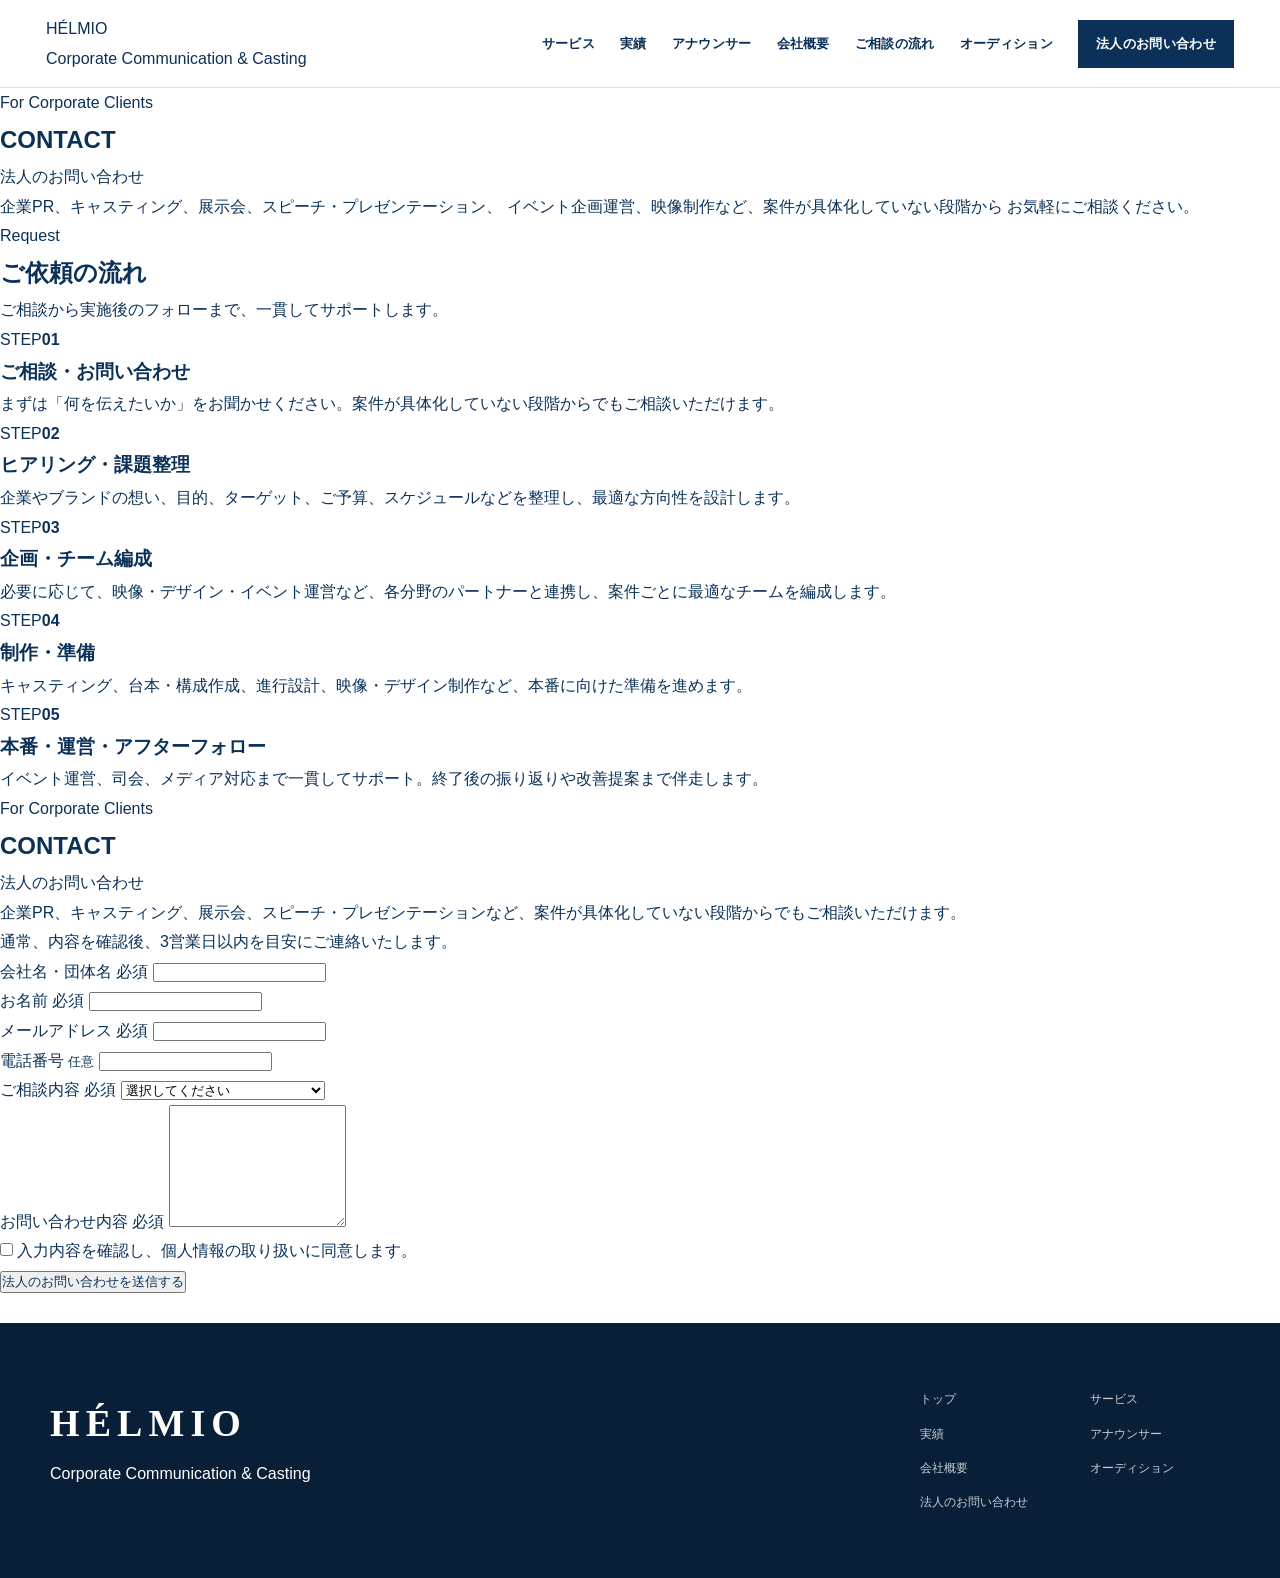
<file: contact.html>
<!DOCTYPE html>
<html lang="ja">
<head>
  <meta charset="UTF-8">
  <meta name="viewport" content="width=device-width, initial-scale=1.0">
  <title>法人のお問い合わせ｜HÉLMIO</title>
  <meta name="description" content="HÉLMIOへの法人お問い合わせページです。企業PR、キャスティング、展示会、イベント、スピーチ支援などをご相談いただけます。">
  <link rel="stylesheet" href="style.css">
  <style>
    .helmio-form-hp {
      position: absolute !important;
      left: -9999px !important;
      width: 1px !important;
      height: 1px !important;
      overflow: hidden !important;
      opacity: 0 !important;
      pointer-events: none !important;
    }

    .contact-form-status {
      grid-column: 1 / -1;
      min-height: 1.7em;
      margin: 4px 0 0;
      font-size: 14px;
      line-height: 1.7;
      text-align: center;
    }

    .contact-form-status.is-success { color: #245d42; }
    .contact-form-status.is-error { color: #9a3a32; }

    .contact-submit-button:disabled {
      cursor: wait;
      opacity: 0.68;
    }
  </style>
</head>
<body>
  <header class="site-header">
    <a href="index.html" class="logo-wrap" aria-label="HÉLMIO トップページ">
      <div class="logo">HÉLMIO</div>
      <div class="logo-sub">Corporate Communication &amp; Casting</div>
    </a>

    <button
      class="menu-button"
      id="menuButton"
      type="button"
      aria-controls="siteNav"
      aria-expanded="false"
      aria-label="メニューを開く"
    >
      <span></span>
      <span></span>
      <span></span>
    </button>

    <nav class="site-nav" id="siteNav" aria-label="メインナビゲーション">
      <a href="index.html#service">サービス</a>
      <a href="company.html#achievement-index">実績</a>
      <a href="index.html#talent">アナウンサー</a>
      <a href="company.html">会社概要</a>
      <a href="contact.html#request">ご相談の流れ</a>
      <a href="audition.html" class="nav-audition">オーディション</a>
      <a href="contact.html" class="nav-contact" aria-current="page">法人のお問い合わせ</a>
    </nav>
  </header>

  <main class="contact-page-main">
    <section class="contact-page-hero">
      <div class="contact-page-hero-inner">
        <p class="contact-page-label">For Corporate Clients</p>
        <h1>CONTACT</h1>
        <p class="contact-page-ja">法人のお問い合わせ</p>
        <p class="contact-page-intro">
          企業PR、キャスティング、展示会、スピーチ・プレゼンテーション、
          イベント企画運営、映像制作など、案件が具体化していない段階から
          お気軽にご相談ください。
        </p>
      </div>
    </section>

    <section class="request-section" id="request">
      <div class="contact-page-container">
        <div class="contact-section-heading">
          <p class="contact-section-en">Request</p>
          <h2>ご依頼の流れ</h2>
          <p>ご相談から実施後のフォローまで、一貫してサポートします。</p>
        </div>

        <div class="request-flow">
          <article class="request-step">
            <div class="request-step-number"><span>STEP</span><strong>01</strong></div>
            <div class="request-step-content">
              <h3>ご相談・お問い合わせ</h3>
              <p>まずは「何を伝えたいか」をお聞かせください。案件が具体化していない段階からでもご相談いただけます。</p>
            </div>
          </article>

          <article class="request-step">
            <div class="request-step-number"><span>STEP</span><strong>02</strong></div>
            <div class="request-step-content">
              <h3>ヒアリング・課題整理</h3>
              <p>企業やブランドの想い、目的、ターゲット、ご予算、スケジュールなどを整理し、最適な方向性を設計します。</p>
            </div>
          </article>

          <article class="request-step">
            <div class="request-step-number"><span>STEP</span><strong>03</strong></div>
            <div class="request-step-content">
              <h3>企画・チーム編成</h3>
              <p>必要に応じて、映像・デザイン・イベント運営など、各分野のパートナーと連携し、案件ごとに最適なチームを編成します。</p>
            </div>
          </article>

          <article class="request-step">
            <div class="request-step-number"><span>STEP</span><strong>04</strong></div>
            <div class="request-step-content">
              <h3>制作・準備</h3>
              <p>キャスティング、台本・構成作成、進行設計、映像・デザイン制作など、本番に向けた準備を進めます。</p>
            </div>
          </article>

          <article class="request-step">
            <div class="request-step-number"><span>STEP</span><strong>05</strong></div>
            <div class="request-step-content">
              <h3>本番・運営・アフターフォロー</h3>
              <p>イベント運営、司会、メディア対応まで一貫してサポート。終了後の振り返りや改善提案まで伴走します。</p>
            </div>
          </article>
        </div>
      </div>
    </section>

    <section class="corporate-contact-section" id="contact-form">
      <div class="contact-page-container">
        <div class="contact-form-layout">
          <div class="contact-form-message">
            <p class="contact-section-en">For Corporate Clients</p>
            <h2>CONTACT</h2>
            <p class="contact-form-ja">法人のお問い合わせ</p>
            <p>企業PR、キャスティング、展示会、スピーチ・プレゼンテーションなど、案件が具体化していない段階からでもご相談いただけます。</p>
            <p class="contact-form-note">通常、内容を確認後、3営業日以内を目安にご連絡いたします。</p>
          </div>

          <form class="corporate-contact-form" id="corporateContactForm" action="https://formspree.io/f/mgojeynq" method="post">
            <input type="hidden" name="_subject" value="【HÉLMIO】法人お問い合わせ">
            <input type="hidden" name="form_name" value="法人お問い合わせ">
            <input type="hidden" name="source" value="corporate-contact">

            <div class="helmio-form-hp" aria-hidden="true">
              <label for="website">ウェブサイト</label>
              <input type="text" id="website" name="_gotcha" tabindex="-1" autocomplete="off">
            </div>

            <div class="contact-form-row">
              <label for="company">会社名・団体名 <span>必須</span></label>
              <input type="text" id="company" name="company" autocomplete="organization" required>
            </div>

            <div class="contact-form-row">
              <label for="name">お名前 <span>必須</span></label>
              <input type="text" id="name" name="name" autocomplete="name" required>
            </div>

            <div class="contact-form-row">
              <label for="email">メールアドレス <span>必須</span></label>
              <input type="email" id="email" name="email" autocomplete="email" required>
            </div>

            <div class="contact-form-row">
              <label for="phone">電話番号 <small>任意</small></label>
              <input type="tel" id="phone" name="phone" autocomplete="tel">
            </div>

            <div class="contact-form-row contact-form-row-full">
              <label for="category">ご相談内容 <span>必須</span></label>
              <select id="category" name="category" required>
                <option value="">選択してください</option>
                <option value="communication">企業コミュニケーション支援</option>
                <option value="casting">キャスティング</option>
                <option value="speech">スピーチ・プレゼンテーション</option>
                <option value="event">展示会・イベント</option>
                <option value="pr">PR支援</option>
                <option value="video">映像制作</option>
                <option value="other">その他</option>
              </select>
            </div>

            <div class="contact-form-row contact-form-row-full">
              <label for="message">お問い合わせ内容 <span>必須</span></label>
              <textarea id="message" name="message" rows="8" required></textarea>
            </div>

            <div class="contact-form-privacy">
              <label>
                <input type="checkbox" name="privacy" value="agreed" required>
                <span>入力内容を確認し、個人情報の取り扱いに同意します。</span>
              </label>
            </div>

            <button type="submit" class="contact-submit-button">法人のお問い合わせを送信する</button>
            <p class="contact-form-status" id="contactFormStatus" role="status" aria-live="polite"></p>
          </form>
        </div>
      </div>
    </section>
  </main>

  <footer class="site-footer">
    <div class="footer-inner">
      <div>
        <div class="footer-logo">HÉLMIO</div>
        <p>Corporate Communication &amp; Casting</p>
      </div>
      <nav class="footer-nav">
        <a href="index.html">トップ</a>
        <a href="index.html#service">サービス</a>
        <a href="company.html#achievement-index">実績</a>
        <a href="index.html#talent">アナウンサー</a>
        <a href="company.html">会社概要</a>
        <a href="audition.html">オーディション</a>
        <a href="contact.html">法人のお問い合わせ</a>
      </nav>
    </div>
  </footer>

  <script src="main.js"></script>
  <script>
    (() => {
      "use strict";

      const form = document.getElementById("corporateContactForm");
      const status = document.getElementById("contactFormStatus");
      const submitButton = form?.querySelector('button[type="submit"]');

      form?.addEventListener("submit", async (event) => {
        event.preventDefault();

        if (!form.checkValidity()) {
          form.reportValidity();
          return;
        }

        if (status) {
          status.textContent = "送信しています…";
          status.className = "contact-form-status";
        }

        if (submitButton) submitButton.disabled = true;

        try {
          const response = await fetch(form.action, {
            method: "POST",
            body: new FormData(form),
            headers: { Accept: "application/json" }
          });

          const data = await response.json().catch(() => ({}));

          if (!response.ok) {
            const details = Array.isArray(data.errors)
              ? data.errors.map((item) => item.message).filter(Boolean).join("\n")
              : "";
            throw new Error(details || data.error || "送信に失敗しました。時間を置いて再度お試しください。");
          }

          form.reset();
          if (status) {
            status.textContent = "お問い合わせを送信しました。内容を確認後、担当者よりご連絡します。";
            status.className = "contact-form-status is-success";
          }
        } catch (error) {
          if (status) {
            status.textContent = error instanceof Error
              ? error.message
              : "送信に失敗しました。時間を置いて再度お試しください。";
            status.className = "contact-form-status is-error";
          }
        } finally {
          if (submitButton) submitButton.disabled = false;
        }
      });
    })();
  </script>
</body>
</html>
</file>
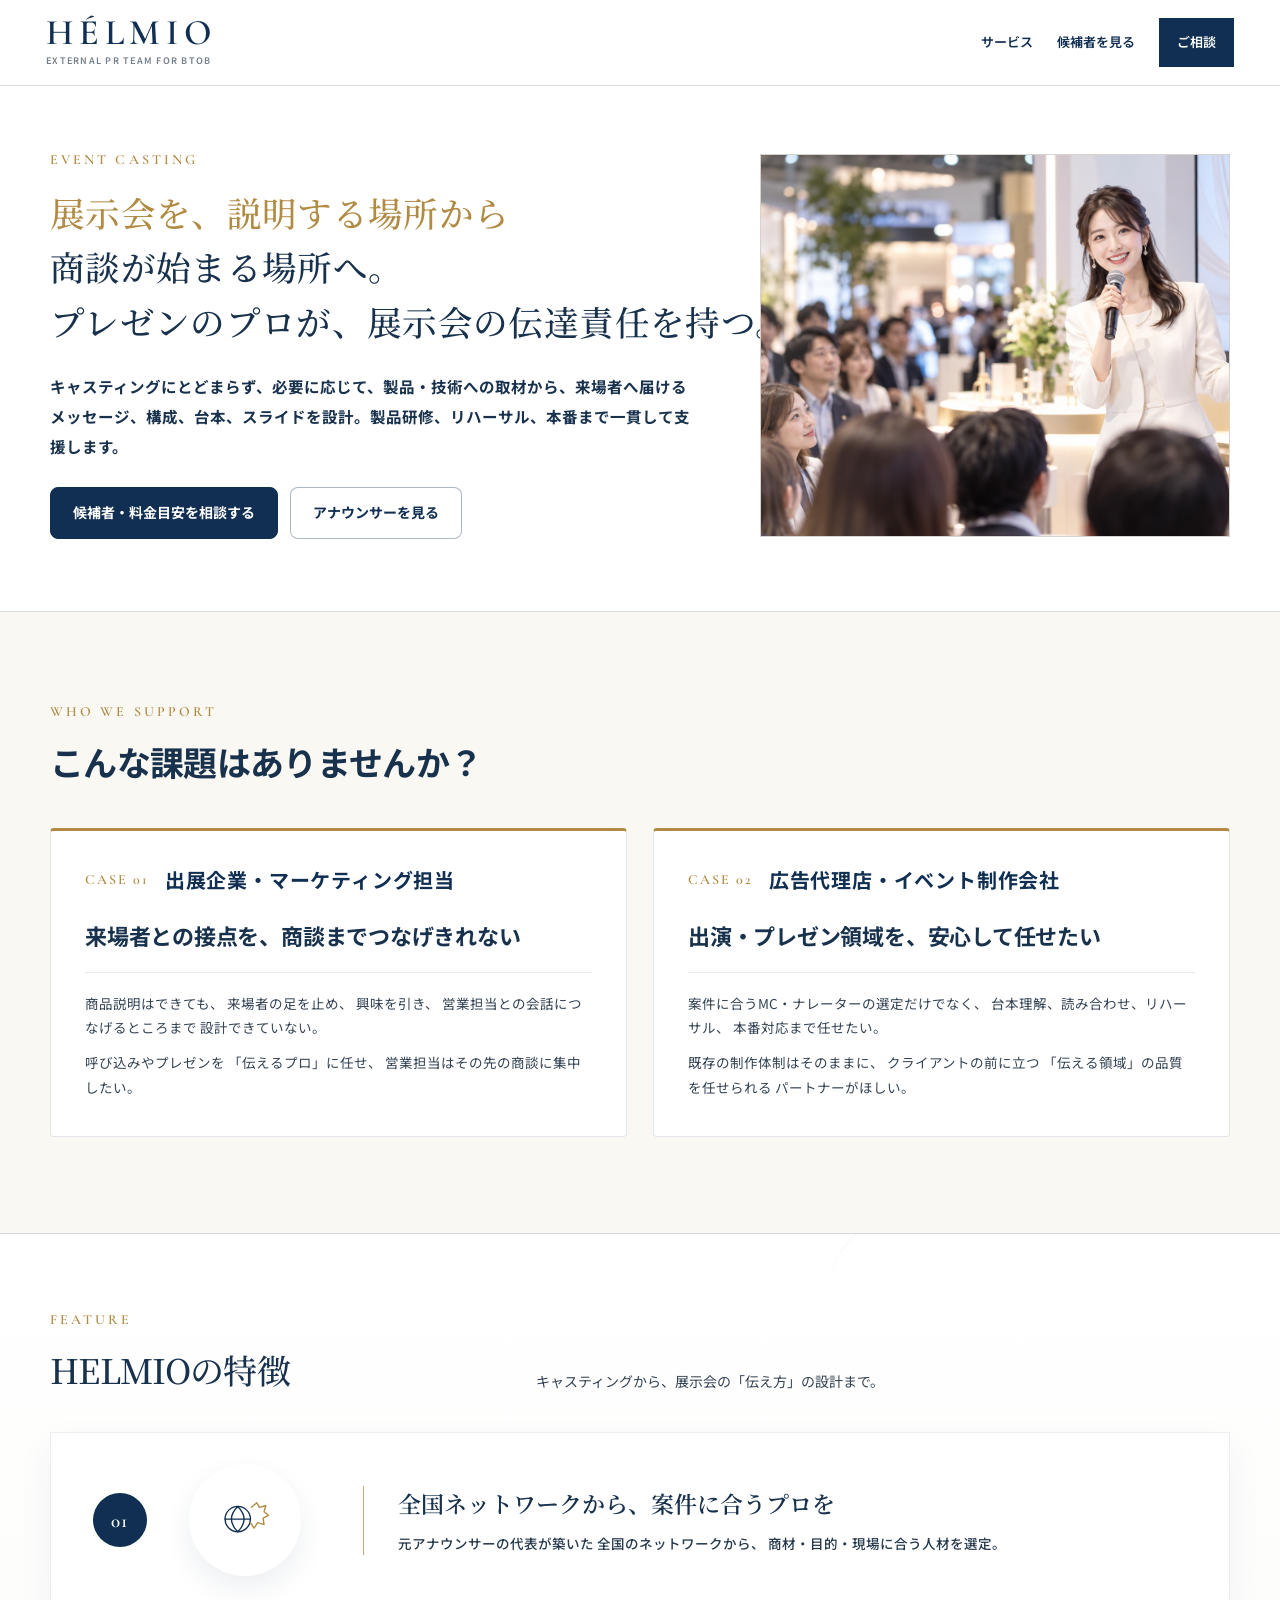
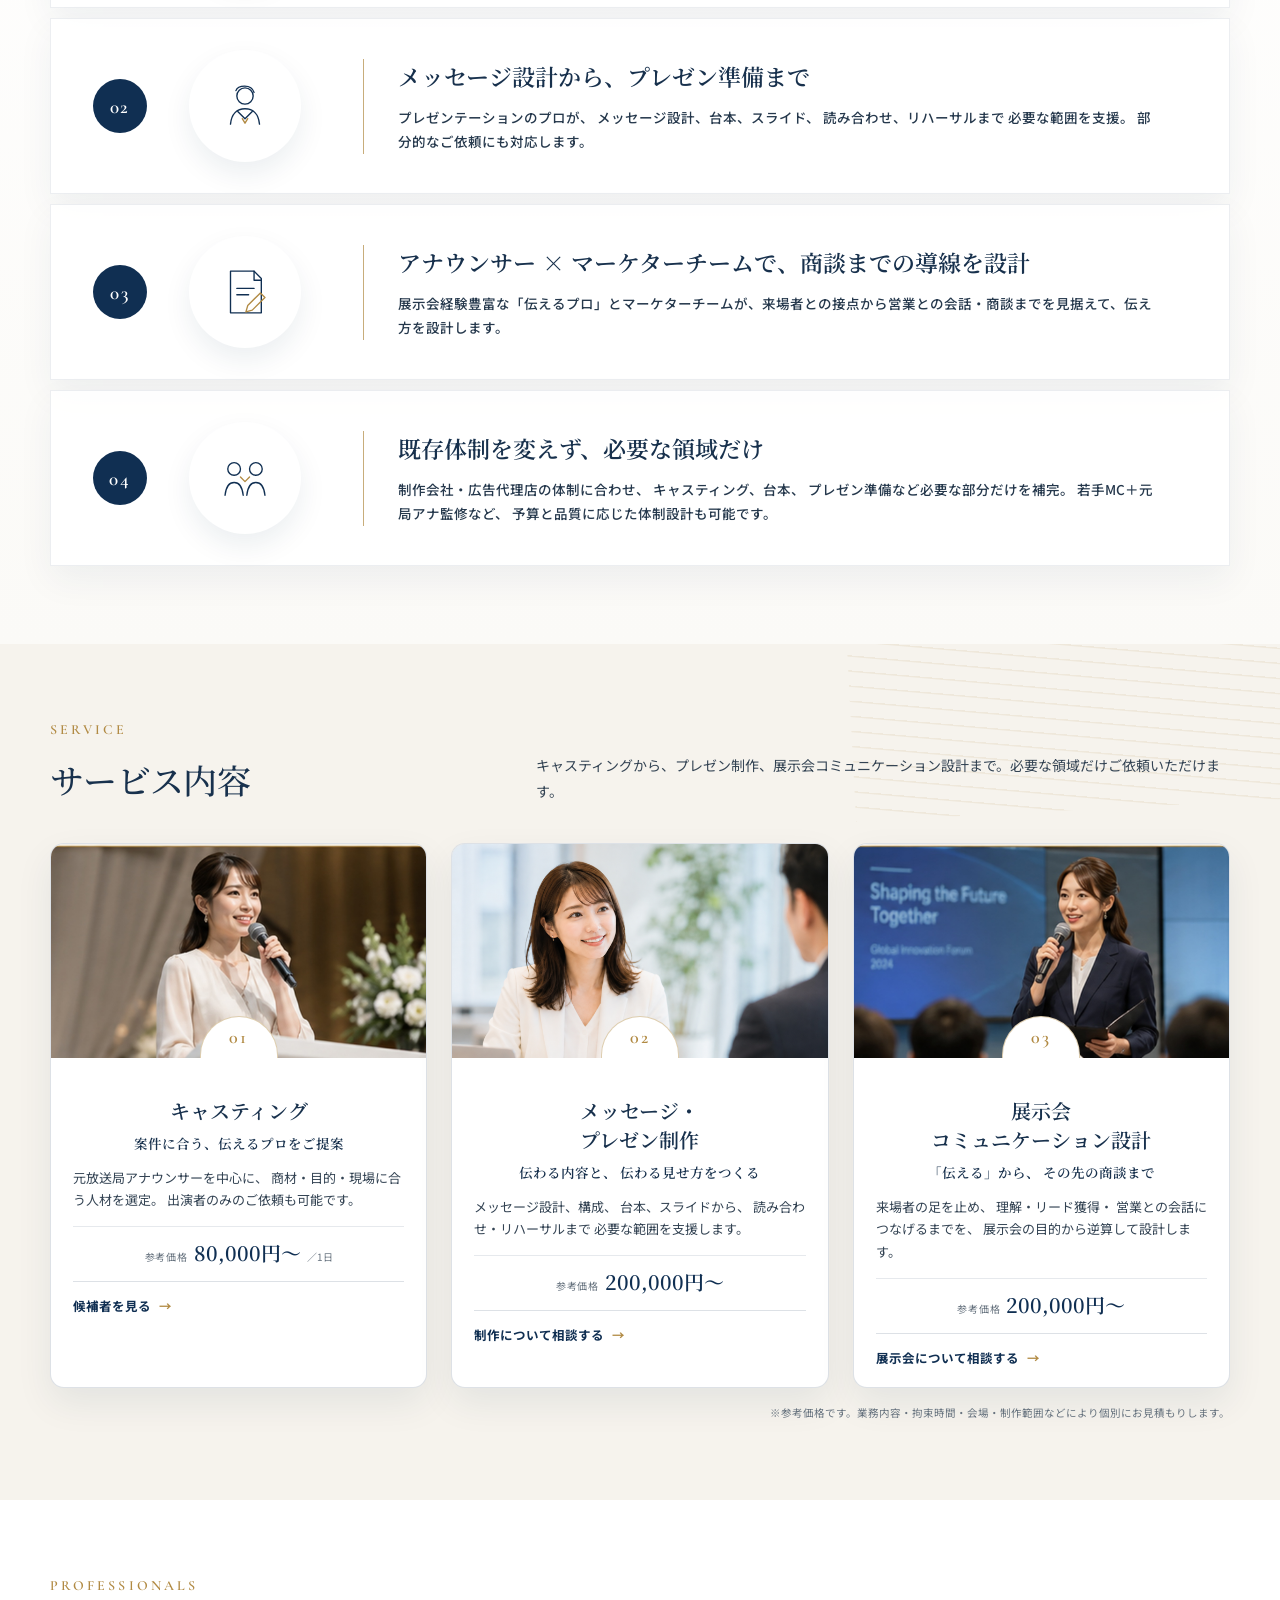
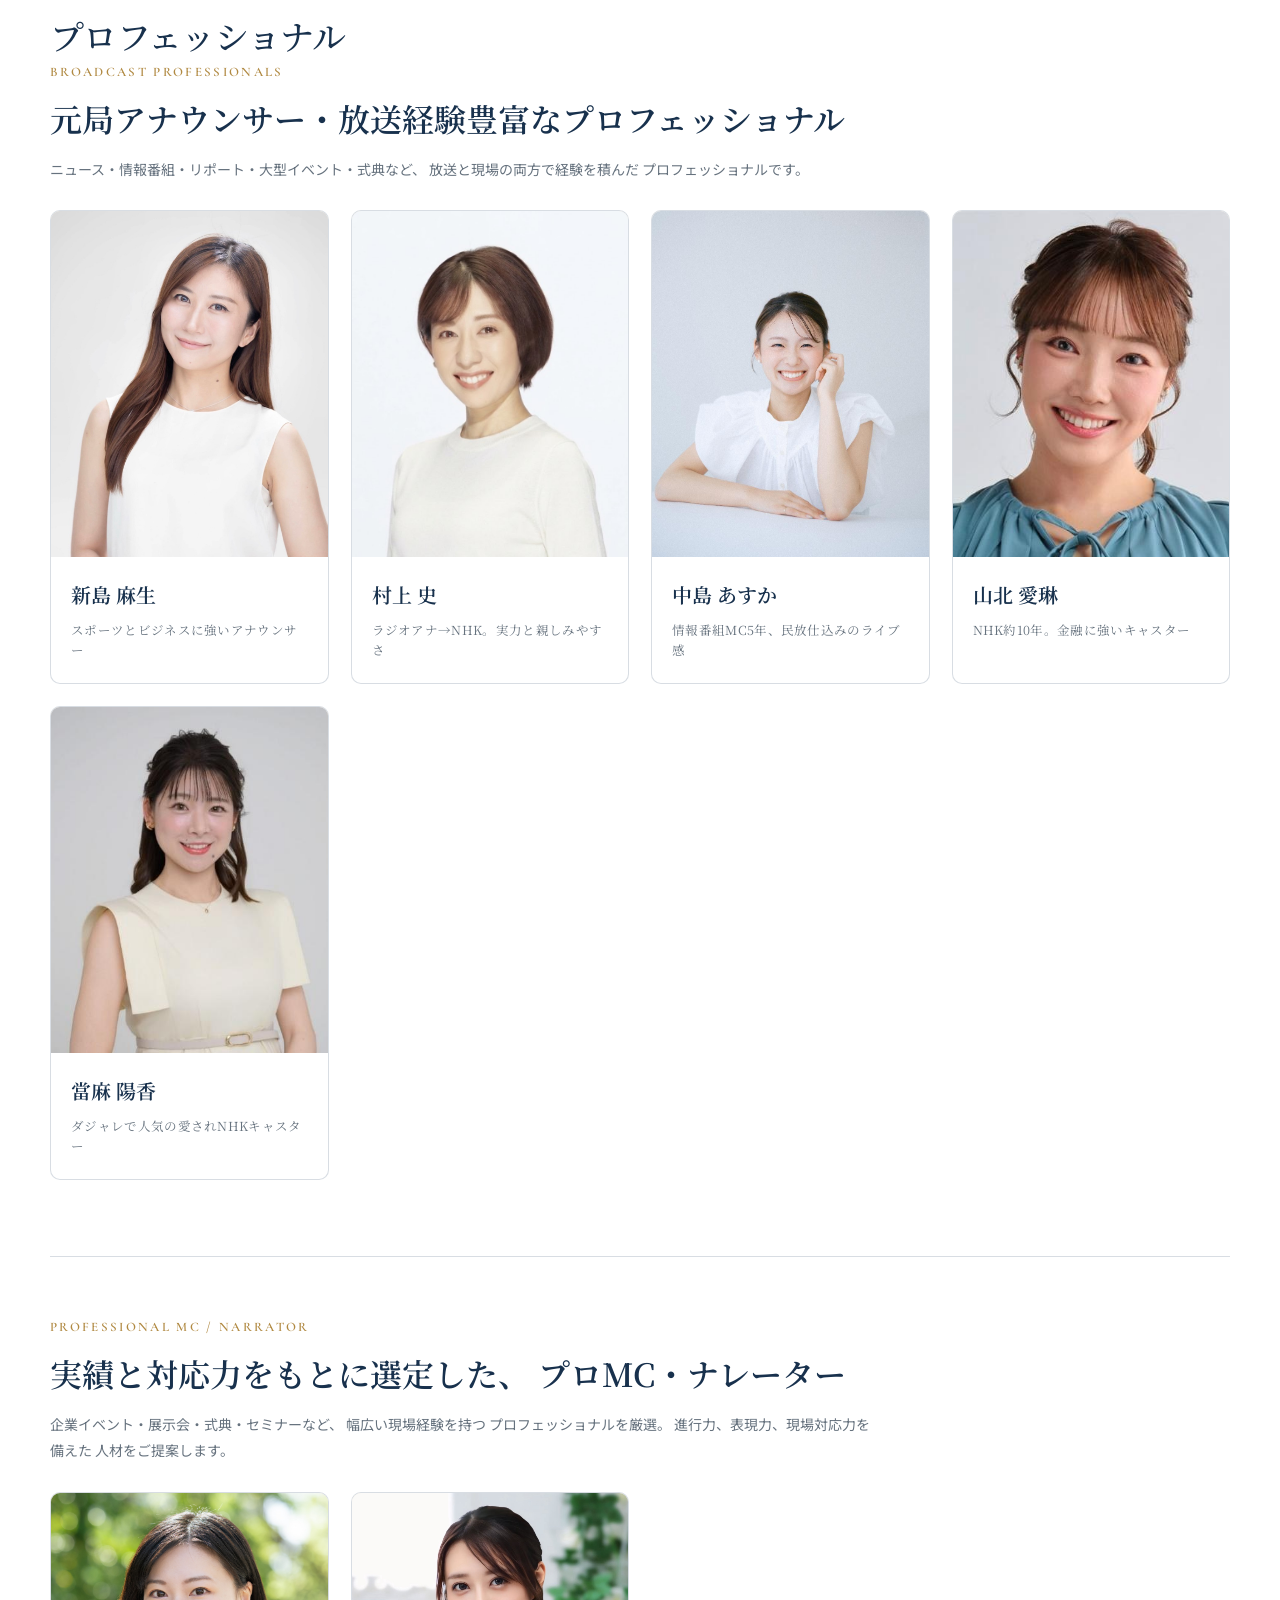
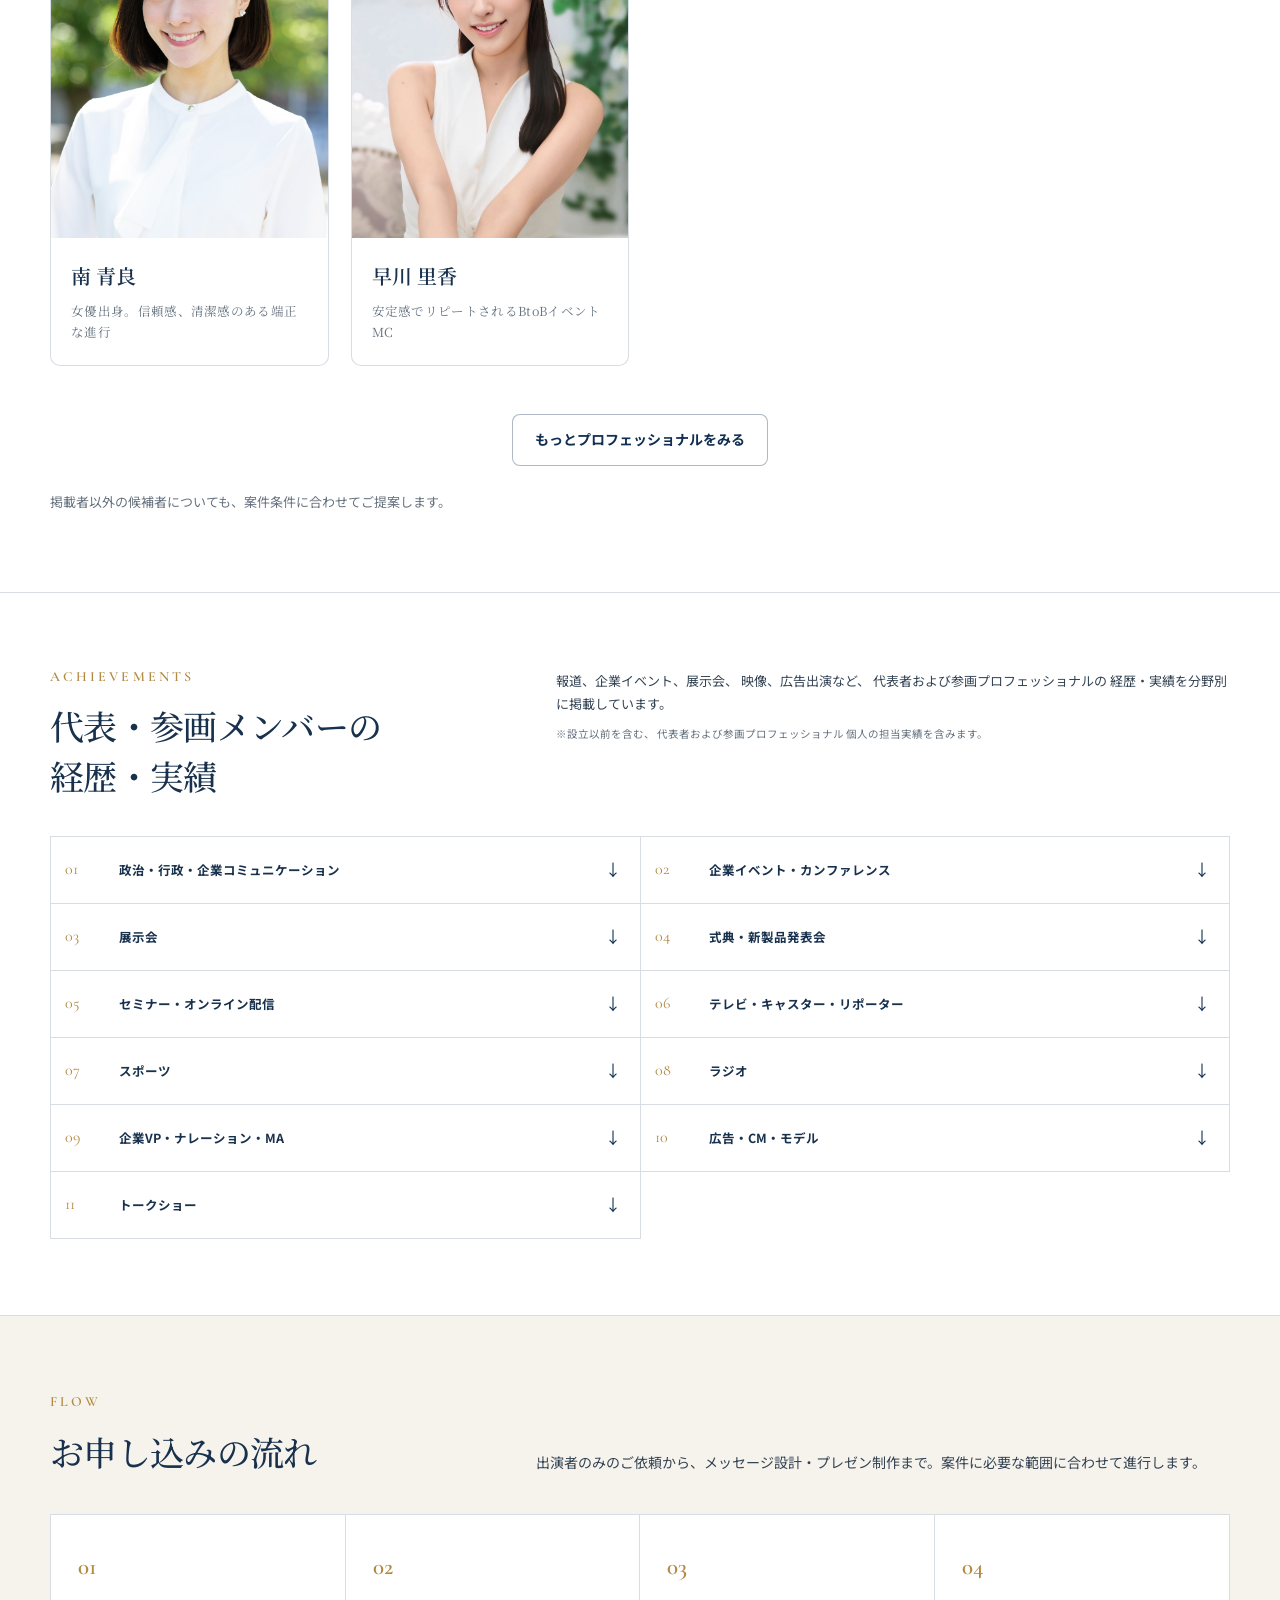
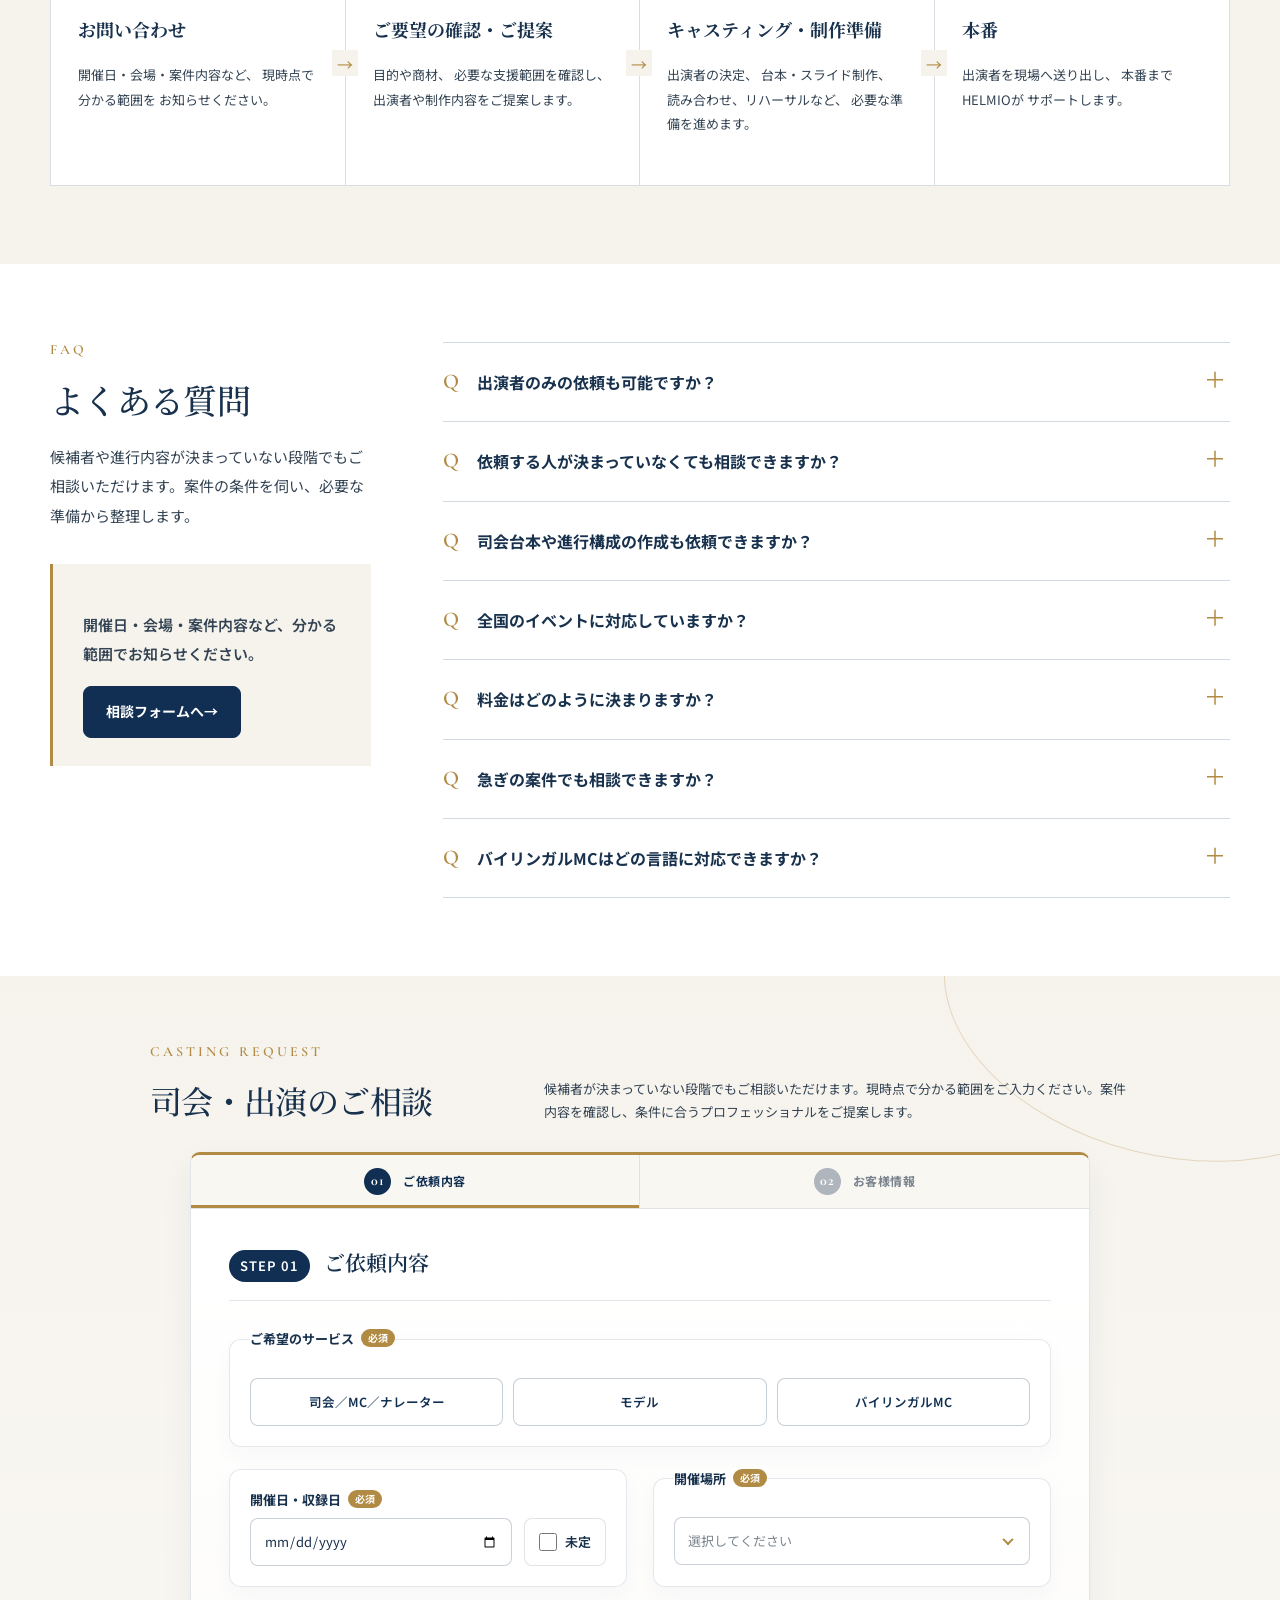
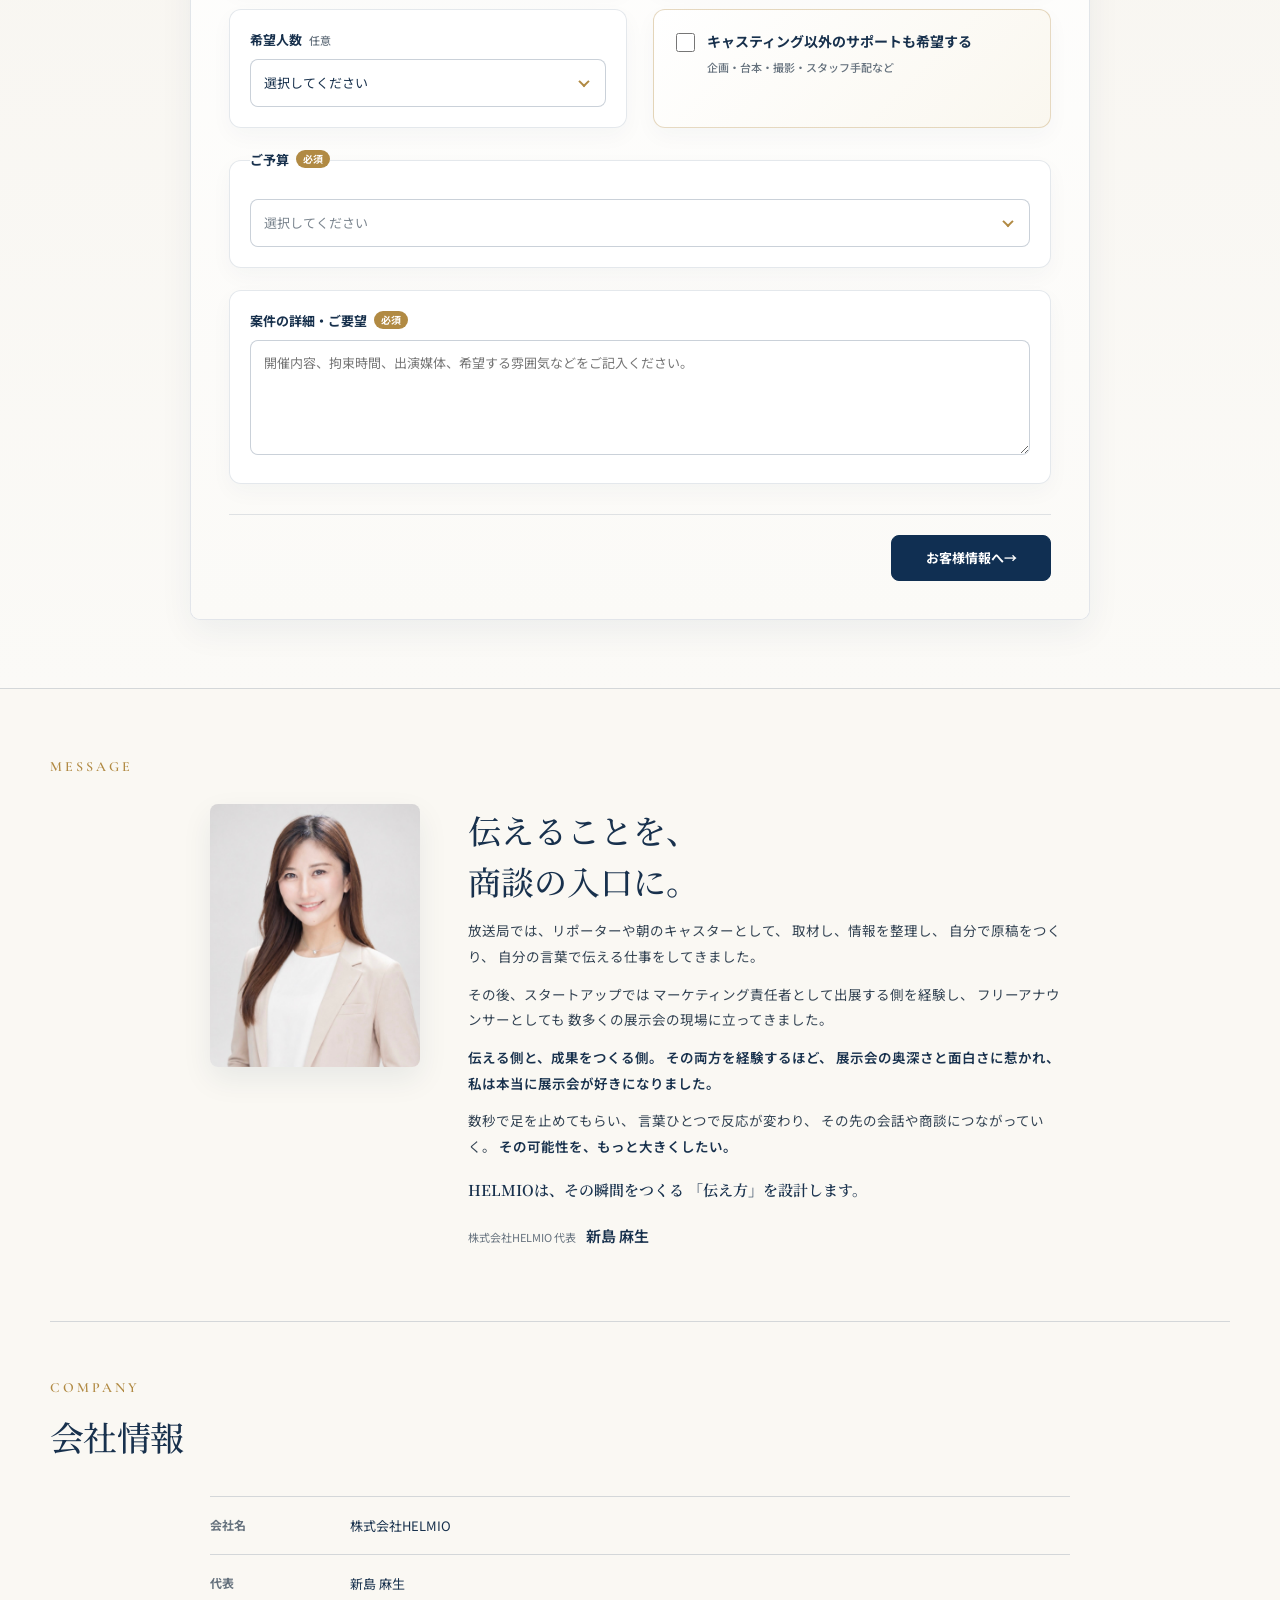
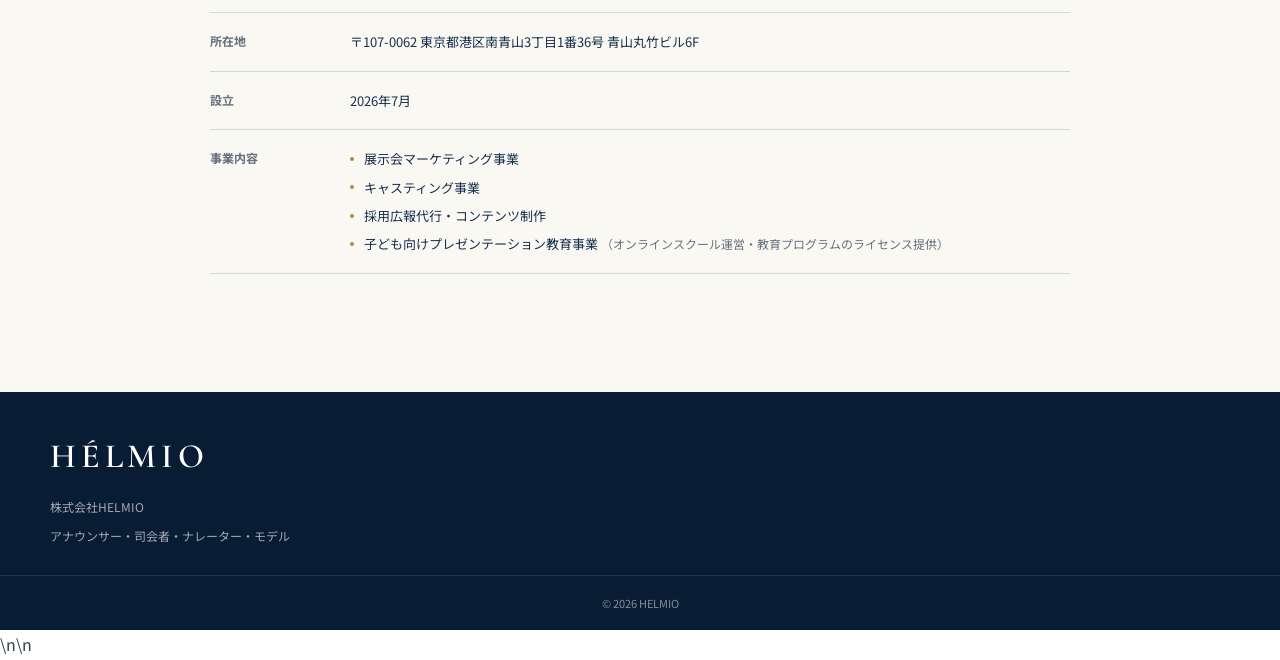
<file: exbition.html>
<!DOCTYPE html>
<html lang="ja">
<head>
<meta charset="UTF-8">
<meta name="viewport" content="width=device-width, initial-scale=1.0">
<title>展示会マーケティング・プレゼン支援｜HELMIO</title>
<meta name="description" content="局出身アナウンサーや女優出身など、表現のプロを企業イベント、展示会、記者発表会、式典、企業VP、広告へキャスティングします。">
<meta name="robots" content="index, follow, max-image-preview:large">
<link rel="canonical" href="https://hel-mio.com/exbition.html">
<meta property="og:title" content="司会者・アナウンサー・モデルのキャスティング｜HELMIO">
<meta property="og:description" content="地上波や大型イベントで経験を積んだプロフェッショナルが、イベントの成功を支援します。">
<meta property="og:url" content="https://hel-mio.com/exbition.html">
<meta property="og:type" content="website">
<meta property="og:site_name" content="HÉLMIO">
<meta property="og:locale" content="ja_JP">
<link rel="preconnect" href="https://fonts.googleapis.com">
<link rel="preconnect" href="https://fonts.gstatic.com" crossorigin>
<link href="https://fonts.googleapis.com/css2?family=Cormorant+Garamond:wght@500;600&family=Noto+Sans+JP:wght@400;500;600;700&family=Noto+Serif+JP:wght@500;600&display=swap" rel="stylesheet">
<style>
*,*::before,*::after{box-sizing:border-box;margin:0;padding:0}
:root{--navy:#102f52;--navy-deep:#092442;--gold:#b18a43;--gold-soft:#d8c18f;--ink:#18314d;--text:#334353;--muted:#66727e;--line:rgba(16,47,82,.16);--cream:#f6f3ed;--white:#fff;--shadow:0 18px 48px rgba(16,47,82,.09)}
html{scroll-behavior:smooth}body{background:#fff;color:var(--text);font-family:"Noto Sans JP","Yu Gothic",sans-serif;line-height:1.85;-webkit-font-smoothing:antialiased}body.modal-open{overflow:hidden}img{display:block;max-width:100%}a{color:inherit;text-decoration:none}button{font:inherit;color:inherit}.page{min-height:100vh;overflow:hidden}.container{width:min(1180px,calc(100% - 64px));margin:0 auto}.section{padding:108px 0}.section--cream{background:var(--cream)}
.site-header{position:sticky;top:0;z-index:100;display:flex;align-items:center;justify-content:space-between;min-height:86px;padding:14px 46px;background:rgba(255,255,255,.96);border-bottom:1px solid var(--line);backdrop-filter:blur(14px)}.brand{display:grid;gap:2px}.brand__name{color:var(--navy);font-family:"Cormorant Garamond",serif;font-size:36px;font-weight:600;line-height:1;letter-spacing:.16em}.brand__sub{color:#74808b;font-size:9px;font-weight:600;letter-spacing:.14em;text-transform:uppercase}.site-nav{display:flex;align-items:center;gap:24px}.site-nav a{position:relative;color:var(--navy);font-size:13px;font-weight:600}.site-nav a:not(.nav-contact)::after{content:"";position:absolute;right:0;bottom:-7px;left:0;height:1px;background:var(--gold);transform:scaleX(0);transition:.2s}.site-nav a:hover::after,.site-nav a[aria-current="page"]::after{transform:scaleX(1)}.site-nav .nav-contact{padding:11px 17px;color:#fff;background:var(--navy);border:1px solid var(--navy)}.site-nav .nav-contact:hover{background:var(--gold);border-color:var(--gold)}.menu-button{display:none;width:40px;height:36px;padding:5px;border:0;background:transparent}.menu-button span{display:block;height:1px;margin:6px 0;background:var(--navy)}
.eyebrow,.section-label{margin-bottom:16px;color:var(--gold);font-family:"Cormorant Garamond",serif;font-size:14px;font-weight:600;line-height:1.2;letter-spacing:.22em;text-transform:uppercase}.section-head{display:grid;grid-template-columns:minmax(0,.75fr) minmax(360px,1.25fr);gap:70px;align-items:end;margin-bottom:52px}.section-head h2{color:var(--ink);font-family:"Noto Serif JP",serif;font-size:clamp(34px,4vw,52px);font-weight:500;line-height:1.45}.section-head>p{color:var(--text);font-size:16px;line-height:2}
.pro-hero{padding:48px 0 54px;border-bottom:1px solid var(--line);background:#fff}.pro-hero__inner{display:grid;grid-template-columns:minmax(0,1.15fr) minmax(360px,.85fr);gap:52px;align-items:center;width:min(1180px,calc(100% - 64px));margin:0 auto}.pro-hero__copy{display:flex;flex-direction:column;justify-content:center;padding:18px 0}.pro-hero h1{max-width:none;color:var(--ink);font-family:"Noto Serif JP",serif;font-size:clamp(32px,2.7vw,42px);font-weight:500;line-height:1.62;letter-spacing:.01em}.pro-hero h1 span{display:block;white-space:nowrap}.pro-hero h1 .hero-highlight{color:var(--gold);font-style:normal}.pro-hero__lead{max-width:650px;margin-top:22px;color:var(--ink);font-size:15.5px;font-weight:700;line-height:1.95}.button-row{display:flex;flex-wrap:wrap;gap:12px;margin-top:26px}.button{display:inline-flex;align-items:center;justify-content:center;min-height:50px;padding:12px 22px;border:1px solid transparent;border-radius:8px;font-size:14px;font-weight:700;transition:.2s}.button--primary{color:#fff;background:var(--navy);border-color:var(--navy)}.button--primary:hover{background:var(--gold);border-color:var(--gold)}.button--secondary{color:var(--navy);background:#fff;border-color:rgba(16,47,82,.34)}.button--secondary:hover{border-color:var(--gold);color:var(--gold)}.pro-hero__visual{position:relative;width:100%;max-width:470px;aspect-ratio:1049/856;justify-self:end;overflow:hidden;background:#e8e2d7;border:1px solid rgba(16,47,82,.08)}.pro-hero__visual::after{content:"";position:absolute;inset:0;background:linear-gradient(90deg,rgba(255,255,255,.12),transparent 32%);pointer-events:none}.pro-hero__visual img{width:100%;height:100%;object-fit:cover;object-position:center}.pro-hero__fallback{display:none;position:absolute;inset:0;place-items:center;color:var(--navy);font-family:"Cormorant Garamond",serif;font-size:22px;letter-spacing:.13em;background:linear-gradient(135deg,#ede7dc,#d8cfbf)}.pro-hero__visual.is-missing .pro-hero__fallback{display:grid}.pro-hero__visual.is-missing img{display:none}
#service{position:relative;overflow:hidden}#service::after{content:"";position:absolute;top:-56px;right:-90px;width:520px;height:220px;opacity:.38;background:repeating-linear-gradient(8deg,transparent 0 13px,rgba(177,138,67,.28) 14px 15px);transform:rotate(-3deg);pointer-events:none}#service .container{position:relative;z-index:1}.service-grid{display:grid;grid-template-columns:repeat(3,minmax(0,1fr));gap:24px}.service-card{display:flex;flex-direction:column;min-height:590px;overflow:hidden;background:#fff;border:1px solid rgba(16,47,82,.14);border-radius:14px;box-shadow:0 15px 36px rgba(16,47,82,.08);transition:transform .22s ease,box-shadow .22s ease,border-color .22s ease}.service-card:hover{transform:translateY(-5px);border-color:rgba(177,138,67,.55);box-shadow:0 22px 46px rgba(16,47,82,.13)}.service-card__media{position:relative;aspect-ratio:1.75/1;overflow:hidden;background:linear-gradient(135deg,#e8e1d6,#d8cdbd)}.service-card__media img{width:100%;height:100%;object-fit:cover;object-position:center}.service-card__fallback{display:none;position:absolute;inset:0;place-items:center;padding:20px;color:var(--navy);font-family:"Cormorant Garamond",serif;font-size:18px;letter-spacing:.12em;text-align:center}.service-card__media.is-missing img{display:none}.service-card__media.is-missing .service-card__fallback{display:grid}.service-card__body{position:relative;display:flex;flex:1;flex-direction:column;padding:54px 30px 28px}.service-card__number{position:absolute;top:0;left:50%;display:grid;width:78px;height:42px;place-items:center;color:var(--gold);font-family:"Cormorant Garamond",serif;font-size:18px;font-weight:600;letter-spacing:.12em;background:#fff;border:1px solid rgba(177,138,67,.42);border-bottom:0;border-radius:999px 999px 0 0;transform:translate(-50%,-100%)}.service-card h3{color:var(--ink);font-family:"Noto Serif JP",serif;font-size:25px;font-weight:600;line-height:1.55;text-align:center}.service-card p{margin-top:20px;color:var(--text);font-size:14.5px;line-height:2}.service-card__link{display:flex;align-items:center;gap:8px;margin-top:auto;padding-top:22px;border-top:1px solid rgba(16,47,82,.14);color:var(--navy);font-size:14px;font-weight:700}.service-card__link::after{content:"→";color:var(--gold)}
.talent-section{background:#fff}.talent-intro{max-width:760px;margin-bottom:42px;color:var(--text);font-size:15px;line-height:2}.talent-cards{display:grid;grid-template-columns:repeat(4,minmax(0,1fr));gap:22px}.talent-card{appearance:none;display:block;width:100%;overflow:hidden;text-align:left;background:#fff;border:1px solid var(--line);border-radius:10px;cursor:pointer;transition:transform .2s,box-shadow .2s,border-color .2s}.talent-card:hover{transform:translateY(-4px);border-color:rgba(177,138,67,.55);box-shadow:var(--shadow)}.talent-card__media,.talent-placeholder{position:relative;aspect-ratio:4/5;overflow:hidden;background:#ece7de}.talent-card__media img{position:absolute;inset:0;width:100%;height:100%;object-fit:cover;object-position:center top}.talent-card__fallback{position:absolute;inset:0;display:grid;place-items:center;padding:20px;color:var(--navy);font-family:"Cormorant Garamond",serif;font-size:16px;letter-spacing:.1em;text-align:center}.talent-card__media.is-missing img{display:none}.talent-placeholder{display:grid;place-items:center;color:var(--navy);font-family:"Cormorant Garamond",serif;font-size:21px;letter-spacing:.08em}.talent-card-body{padding:19px 20px 21px}.talent-name{color:var(--ink);font-family:"Noto Serif JP",serif;font-size:20px;font-weight:600}.talent-note{margin-top:24px;color:var(--muted);font-size:13px}
.works-grid{display:grid;grid-template-columns:repeat(3,minmax(0,1fr));gap:24px}.work-card{position:relative;min-height:430px;padding:46px 30px 34px;overflow:hidden;background:linear-gradient(180deg,#fff 0%,#fffdf9 100%);border:1px solid rgba(177,138,67,.34);border-radius:14px;box-shadow:0 16px 36px rgba(16,47,82,.08)}.work-card::before{content:"";position:absolute;top:-52px;left:-52px;width:132px;height:132px;border-radius:50%;background:linear-gradient(135deg,#c9a85f,#a97f32)}.work-card>span:first-child{position:absolute;top:18px;left:18px;z-index:1;color:#fff;font-family:"Cormorant Garamond",serif;font-size:25px;font-weight:600;line-height:1}.work-card::after{position:absolute;top:28px;right:28px;display:grid;width:52px;height:52px;place-items:center;color:var(--gold);background:#fbf7ef;border:1px solid rgba(177,138,67,.18);border-radius:50%;font-family:"Cormorant Garamond",serif;font-size:14px;font-weight:600;letter-spacing:.08em}.work-card:nth-child(1)::after{content:"MC"}.work-card:nth-child(2)::after{content:"MEDIA"}.work-card:nth-child(3)::after{content:"VP"}.work-card h3{margin-top:48px;padding-bottom:22px;color:var(--ink);border-bottom:1px solid rgba(177,138,67,.42);font-family:"Noto Serif JP",serif;font-size:22px;font-weight:600;line-height:1.6}.work-card ul{margin-top:20px;list-style:none}.work-card li{position:relative;padding:12px 0 12px 20px;border-bottom:1px dotted rgba(16,47,82,.25);color:var(--text);font-size:14px;font-weight:500;line-height:1.65}.work-card li:last-child{border-bottom:0}.work-card li::before{content:"";position:absolute;top:23px;left:1px;width:6px;height:6px;background:var(--gold);border-radius:50%}.works-note{margin-top:24px;color:var(--muted);font-size:12px;line-height:1.8}.works-more{display:flex;justify-content:center;margin-top:30px}.works-more .button{min-width:230px}
#features{position:relative;overflow:hidden;background:linear-gradient(180deg,#fff 0%,#fbfaf7 100%)}#features::after{content:"";position:absolute;top:-92px;right:-60px;width:520px;height:260px;border-top:1px solid rgba(177,138,67,.48);border-radius:50%;transform:rotate(12deg);pointer-events:none}#features::before{content:"";position:absolute;top:-52px;right:-110px;width:560px;height:250px;border-top:1px solid rgba(177,138,67,.22);border-radius:50%;transform:rotate(6deg);pointer-events:none}#features .container{position:relative;z-index:1}.feature-list{display:grid;gap:10px}.feature-item{display:grid;grid-template-columns:72px 150px minmax(0,1fr);gap:24px;align-items:center;min-height:176px;padding:30px 42px;background:rgba(255,255,255,.94);border:1px solid rgba(16,47,82,.08);box-shadow:0 14px 34px rgba(16,47,82,.06)}.feature-item__number{display:grid;width:54px;height:54px;place-items:center;color:#fff;background:var(--navy);border-radius:50%;font-family:"Cormorant Garamond",serif;font-size:19px;font-weight:600;letter-spacing:.08em}.feature-item__icon{display:grid;width:112px;height:112px;place-items:center;background:#fff;border-radius:50%;box-shadow:0 12px 28px rgba(16,47,82,.08)}.feature-item__icon svg{width:58px;height:58px;fill:none;stroke:var(--navy);stroke-width:1.5;stroke-linecap:round;stroke-linejoin:round}.feature-item__icon .accent{stroke:var(--gold)}.feature-item__content{padding-left:34px;border-left:1px solid rgba(177,138,67,.7)}.feature-item h3{color:var(--ink);font-family:"Noto Serif JP",serif;font-size:25px;font-weight:600;line-height:1.5}.feature-item p{max-width:760px;margin-top:10px;color:#25384c;font-size:15px;font-weight:500;line-height:1.95}
.service-highlight{color:#9a6b1f;font-weight:700}

.casting-form-section{scroll-margin-top:110px;position:relative;background:linear-gradient(180deg,#f6f3ed 0%,#fbfaf7 100%);overflow:hidden}.casting-form-section::before{content:"";position:absolute;top:-120px;right:-120px;width:460px;height:300px;border:1px solid rgba(177,138,67,.28);border-radius:50%;transform:rotate(14deg)}.casting-form-section .container{position:relative;z-index:1}.casting-form-heading{display:grid;grid-template-columns:minmax(0,.72fr) minmax(360px,1.28fr);gap:70px;align-items:end;margin-bottom:38px}.casting-form-heading h2{color:var(--ink);font-family:"Noto Serif JP",serif;font-size:clamp(34px,4vw,52px);font-weight:500;line-height:1.45}.casting-form-heading>p{color:var(--text);font-size:15px;line-height:2}.casting-form-shell{overflow:hidden;background:#fff;border:1px solid rgba(16,47,82,.12);border-radius:16px;box-shadow:0 22px 54px rgba(16,47,82,.08)}.casting-progress{display:grid;grid-template-columns:repeat(2,1fr);background:#f9f7f2;border-bottom:1px solid rgba(16,47,82,.1)}.casting-progress__item{position:relative;display:flex;align-items:center;justify-content:center;gap:12px;padding:20px;color:#78838e;font-size:14px;font-weight:700;letter-spacing:.04em}.casting-progress__item:first-child{border-right:1px solid rgba(16,47,82,.1)}.casting-progress__item::after{content:"";position:absolute;right:0;bottom:0;left:0;height:3px;background:transparent}.casting-progress__item.is-active{color:var(--navy)}.casting-progress__item.is-active::after{background:var(--gold)}.casting-progress__number{display:grid;width:32px;height:32px;place-items:center;color:#fff;background:#aeb5bd;border-radius:50%;font-family:"Cormorant Garamond",serif;font-size:16px}.casting-progress__item.is-active .casting-progress__number{background:var(--navy)}.casting-form{padding:50px 54px 54px}.casting-step[hidden]{display:none}.casting-step__title{display:flex;align-items:baseline;justify-content:center;gap:14px;margin-bottom:42px;color:var(--ink);font-family:"Noto Serif JP",serif;font-size:27px;font-weight:600}.casting-step__title small{color:var(--gold);font-family:"Cormorant Garamond",serif;font-size:16px;letter-spacing:.14em}.casting-grid{display:grid;grid-template-columns:repeat(2,minmax(0,1fr));gap:30px 34px}.form-field{min-width:0;border:0}.form-field--full{grid-column:1/-1}.form-label,.form-field legend{display:block;margin-bottom:12px;color:var(--ink);font-size:15px;font-weight:700;line-height:1.6}.required{display:inline-block;margin-left:7px;padding:2px 7px;color:#fff;background:var(--gold);border-radius:999px;font-size:10px;line-height:1.4;vertical-align:2px}.optional{margin-left:7px;color:var(--muted);font-size:11px;font-weight:500}.form-help{margin-top:-5px;margin-bottom:13px;color:var(--muted);font-size:12px;line-height:1.7}.choice-grid{display:grid;grid-template-columns:repeat(3,minmax(0,1fr));gap:10px}.choice-grid--2{grid-template-columns:repeat(2,minmax(0,1fr))}.choice-card{position:relative;cursor:pointer}.choice-card input{position:absolute;opacity:0;pointer-events:none}.choice-card span{display:flex;min-height:56px;align-items:center;justify-content:center;padding:11px 14px;color:var(--navy);background:#fff;border:1px solid rgba(16,47,82,.23);border-radius:8px;font-size:13.5px;font-weight:600;line-height:1.55;text-align:center;transition:.18s}.choice-card input:checked+span{color:#fff;background:var(--navy);border-color:var(--navy);box-shadow:0 7px 18px rgba(16,47,82,.15)}.choice-card input:focus-visible+span{outline:3px solid rgba(177,138,67,.25);outline-offset:2px}.choice-card:hover span{border-color:var(--gold)}.form-control{width:100%;min-height:54px;padding:13px 15px;color:var(--ink);background:#fff;border:1px solid rgba(16,47,82,.28);border-radius:8px;font:inherit;font-size:14px;outline:0;transition:.18s}.form-control:focus{border-color:var(--gold);box-shadow:0 0 0 3px rgba(177,138,67,.12)}.select-wrap{position:relative}.select-wrap::after{content:"";position:absolute;top:50%;right:18px;width:8px;height:8px;border-right:2px solid var(--gold);border-bottom:2px solid var(--gold);pointer-events:none;transform:translateY(-68%) rotate(45deg)}select.form-control{appearance:none;-webkit-appearance:none;padding-right:48px;cursor:pointer}select.form-control:invalid{color:#7b858f}select.form-control option{color:var(--ink)}textarea.form-control{min-height:150px;resize:vertical;line-height:1.8}.date-row{display:grid;grid-template-columns:minmax(0,1fr) auto;gap:12px;align-items:center}.simple-check{display:flex;align-items:center;gap:8px;min-height:54px;padding:0 14px;color:var(--ink);background:#f8f6f1;border:1px solid rgba(16,47,82,.13);border-radius:8px;font-size:13px;font-weight:600;white-space:nowrap}.simple-check input{width:18px;height:18px;accent-color:var(--navy)}.form-error{display:none;margin-top:9px;color:#a33c38;font-size:12px;font-weight:600}.form-field.has-error .form-error{display:block}.form-field.has-error .choice-card span,.form-field.has-error .form-control{border-color:#b85a55}.casting-actions{display:flex;justify-content:flex-end;gap:12px;margin-top:42px;padding-top:28px;border-top:1px solid rgba(16,47,82,.12)}.casting-actions .button{min-width:190px}.casting-form-note{margin-top:22px;color:var(--muted);font-size:12px;line-height:1.8;text-align:center}.casting-form-status{min-height:1.8em;margin-top:12px;font-size:13px;font-weight:700;line-height:1.8;text-align:center}.casting-form-status.is-success{color:#21643c}.casting-form-status.is-error{color:#a33c38}.casting-actions button[disabled]{cursor:not-allowed;opacity:.62;transform:none}.optional-disclosure{grid-column:1/-1;border:1px solid rgba(16,47,82,.12);border-radius:10px;background:#fbfaf7}.optional-disclosure__toggle{display:flex;align-items:center;gap:12px;min-height:58px;padding:14px 18px;cursor:pointer;color:var(--ink);font-size:14px;font-weight:700}.optional-disclosure__toggle input{width:19px;height:19px;flex:0 0 auto;accent-color:var(--navy)}.optional-disclosure__panel{padding:4px 18px 20px;border-top:1px solid rgba(16,47,82,.08)}.optional-disclosure__panel[hidden],.conditional-field[hidden]{display:none}.optional-disclosure__panel .form-help{margin:14px 0 12px}.conditional-field{margin-top:14px}.form-label--sub{margin-bottom:8px;font-size:13px}.form-field--optional legend .optional{vertical-align:1px}
.faq-section{background:#fff}.faq-layout{display:grid;grid-template-columns:minmax(260px,.58fr) minmax(0,1.42fr);gap:72px;align-items:start}.faq-heading{position:sticky;top:120px}.faq-heading h2{color:var(--ink);font-family:"Noto Serif JP",serif;font-size:clamp(34px,4vw,52px);font-weight:500;line-height:1.45}.faq-heading p:not(.section-label){margin-top:18px;color:var(--text);font-size:15px;line-height:1.95}.faq-list{border-top:1px solid rgba(16,47,82,.18)}.faq-item{border-bottom:1px solid rgba(16,47,82,.18)}.faq-item summary{position:relative;display:flex;gap:18px;align-items:flex-start;padding:25px 54px 25px 0;color:var(--ink);font-size:16px;font-weight:700;line-height:1.75;cursor:pointer;list-style:none}.faq-item summary::-webkit-details-marker{display:none}.faq-item summary::before{content:"Q";flex:0 0 auto;color:var(--gold);font-family:"Cormorant Garamond",serif;font-size:21px;font-weight:600;line-height:1.35}.faq-item summary::after{content:"＋";position:absolute;top:24px;right:4px;color:var(--gold);font-size:22px;font-weight:400;line-height:1}.faq-item[open] summary::after{content:"−"}.faq-answer{display:grid;grid-template-columns:24px minmax(0,1fr);gap:18px;padding:0 54px 26px 0;color:var(--text);font-size:14.5px;line-height:1.95}.faq-answer::before{content:"A";color:var(--navy);font-family:"Cormorant Garamond",serif;font-size:20px;font-weight:600}.faq-cta{margin-top:34px;padding:28px 30px;background:var(--cream);border-left:3px solid var(--gold)}.faq-cta p{color:var(--ink);font-size:15px;font-weight:600;line-height:1.85}.faq-cta .button{margin-top:18px}
.flow-grid{display:grid;grid-template-columns:repeat(4,minmax(0,1fr));gap:0;border:1px solid var(--line);background:#fff}.flow-step{position:relative;min-height:270px;padding:31px 27px}.flow-step:not(:last-child){border-right:1px solid var(--line)}.flow-step span{color:var(--gold);font-family:"Cormorant Garamond",serif;font-size:23px;font-weight:600}.flow-step h3{margin-top:24px;color:var(--ink);font-family:"Noto Serif JP",serif;font-size:20px}.flow-step p{margin-top:17px;color:var(--text);font-size:14px;line-height:1.9}.flow-step:not(:last-child)::after{content:"→";position:absolute;top:50%;right:-13px;z-index:2;display:grid;width:26px;height:26px;place-items:center;color:var(--gold);background:var(--cream);font-size:16px}
.final-cta{padding:86px 0;color:#fff;background:var(--navy)}.final-cta__inner{display:grid;grid-template-columns:minmax(0,1fr) auto;gap:60px;align-items:center}.final-cta .section-label{color:var(--gold-soft)}.final-cta h2{font-family:"Noto Serif JP",serif;font-size:clamp(30px,3.8vw,48px);font-weight:500;line-height:1.55}.final-cta p:not(.section-label){max-width:760px;margin-top:16px;color:rgba(255,255,255,.82);font-size:15px;line-height:1.95}.button--gold{color:#142b44;background:#d7bd84;border-color:#d7bd84}.button--gold:hover{background:#fff;border-color:#fff}
.site-footer{padding:62px 0 0;background:#081d34;color:#fff}.footer-inner{display:flex;justify-content:space-between;gap:50px;width:min(1180px,calc(100% - 64px));margin:0 auto;padding-bottom:46px}.footer-logo{font-family:"Cormorant Garamond",serif;font-size:34px;font-weight:600;letter-spacing:.14em}.footer-brand p{margin-top:7px;color:rgba(255,255,255,.62);font-size:12px}.footer-nav{display:grid;grid-template-columns:repeat(2,minmax(150px,1fr));gap:11px 36px}.footer-nav a{color:rgba(255,255,255,.76);font-size:12px}.footer-nav a:hover{color:#fff}.footer-bottom{padding:17px 0;border-top:1px solid rgba(255,255,255,.1);color:rgba(255,255,255,.5);font-size:11px;text-align:center}
.modal{position:fixed;inset:0;z-index:1000;display:none;overflow-y:auto;padding:34px;background:rgba(4,20,37,.78);backdrop-filter:blur(7px)}.modal.is-open{display:block}.modal-box{position:relative;width:min(1080px,100%);margin:0 auto;padding:58px;background:#fff;border-radius:12px;box-shadow:0 24px 90px rgba(0,0,0,.28)}.modal-close{position:absolute;top:18px;right:20px;z-index:3;width:42px;height:42px;border:1px solid var(--line);border-radius:50%;background:#fff;color:var(--navy);font-size:25px;line-height:1;cursor:pointer}.profile-header{display:grid;grid-template-columns:minmax(280px,.78fr) minmax(0,1.22fr);gap:48px;align-items:start}.profile-main-wrap{position:relative;aspect-ratio:4/5;overflow:hidden;background:#ece7de;border-radius:8px}.profile-main-photo{position:absolute;inset:0;width:100%;height:100%;object-fit:cover;object-position:center top}.profile-photo-fallback,.profile-main-placeholder{display:grid;min-height:360px;place-items:center;padding:24px;color:var(--navy);font-family:"Cormorant Garamond",serif;font-size:20px;letter-spacing:.1em;background:#ece7de;text-align:center}.profile-main-wrap.is-missing .profile-main-photo{display:none}.profile-thumbs{display:grid;grid-template-columns:repeat(3,1fr);gap:8px;margin-top:10px}.profile-thumb{aspect-ratio:1;border:1px solid transparent;background:#eee;overflow:hidden;cursor:pointer}.profile-thumb.is-active{border-color:var(--gold)}.profile-thumb img{width:100%;height:100%;object-fit:cover}.profile-overline{color:var(--gold);font-family:"Cormorant Garamond",serif;font-size:13px;font-weight:600;letter-spacing:.18em}.profile-name{margin-top:9px;color:var(--ink);font-family:"Noto Serif JP",serif;font-size:38px;font-weight:600}.profile-kana{margin-top:5px;color:var(--muted);font-size:12px}.profile-en{margin-top:3px;color:var(--navy);font-family:"Cormorant Garamond",serif;font-size:16px;letter-spacing:.11em}.profile-summary{margin-top:24px;white-space:pre-line;color:var(--text);font-size:14px;line-height:2}.profile-meta{margin-top:24px;border-top:1px solid var(--line)}.profile-meta-row{display:grid;grid-template-columns:96px 1fr;gap:16px;padding:10px 0;border-bottom:1px solid var(--line);font-size:13px}.profile-meta-label{color:var(--muted)}.profile-meta-value{color:var(--ink)}.profile-top-actions{display:flex;flex-wrap:wrap;gap:9px;margin-top:25px}.profile-action{display:inline-flex;align-items:center;justify-content:center;min-height:46px;padding:10px 17px;border:1px solid var(--line);border-radius:7px;font-size:13px;font-weight:700}.profile-action.primary{color:#fff;background:var(--navy);border-color:var(--navy)}.profile-action.secondary{color:var(--navy);background:#fff}.profile-action.is-disabled{opacity:.45;cursor:default}.profile-action-status{margin-left:6px;font-size:9px}.profile-section{margin-top:48px;padding-top:34px;border-top:1px solid var(--line)}.profile-section-title{color:var(--ink);font-family:"Noto Serif JP",serif;font-size:25px}.profile-career-groups{display:grid;grid-template-columns:repeat(2,minmax(0,1fr));gap:24px;margin-top:24px}.profile-career-group{padding:22px;border:1px solid var(--line);border-radius:8px}.profile-career-group-title{color:var(--navy);font-size:15px}.profile-career-group-list{margin-top:12px;list-style:none}.profile-career-group-list li{position:relative;padding:7px 0 7px 13px;color:var(--text);font-size:13px;line-height:1.8}.profile-career-group-list li::before{content:"";position:absolute;top:17px;left:0;width:4px;height:4px;background:var(--gold);border-radius:50%}.profile-tags{display:flex;flex-wrap:wrap;gap:8px;margin-top:19px}.profile-tag{padding:7px 11px;color:var(--navy);background:var(--cream);border:1px solid rgba(16,47,82,.1);border-radius:999px;font-size:12px}.profile-actions--bottom{margin-top:30px}
@media(max-width:1050px){.casting-form-heading{grid-template-columns:1fr;gap:18px}.casting-form{padding:42px}.choice-grid{grid-template-columns:repeat(2,minmax(0,1fr))}.site-nav{gap:16px}.site-nav a{font-size:12px}.pro-hero__inner{grid-template-columns:minmax(0,1fr) 360px;gap:32px}.pro-hero h1{font-size:34px}.service-grid{grid-template-columns:1fr}.service-card{min-height:0}.service-card__media{aspect-ratio:2.1/1}.talent-cards{grid-template-columns:repeat(2,minmax(0,1fr))}.feature-item{grid-template-columns:64px 128px minmax(0,1fr);padding:28px 30px}.feature-item__icon{width:96px;height:96px}.feature-item__content{padding-left:26px}.flow-grid{grid-template-columns:repeat(2,1fr)}.flow-step:nth-child(2){border-right:0}.flow-step:nth-child(-n+2){border-bottom:1px solid var(--line)}.flow-step:nth-child(2)::after{display:none}}
@media(max-width:820px){.casting-grid{grid-template-columns:1fr}.form-field--full{grid-column:auto}.casting-form{padding:34px 28px}.casting-step__title{margin-bottom:32px}.casting-actions{justify-content:stretch}.casting-actions .button{flex:1}.casting-form-heading{margin-bottom:30px}.site-header{min-height:72px;padding:12px 22px}.brand__name{font-size:31px}.site-nav{position:absolute;top:72px;right:0;left:0;display:none;align-items:stretch;gap:0;padding:12px 22px 22px;background:#fff;border-bottom:1px solid var(--line);box-shadow:0 16px 30px rgba(16,47,82,.1)}.site-nav.is-open{display:grid}.site-nav a{padding:12px 0;font-size:13px}.site-nav .nav-contact{margin-top:8px;text-align:center}.menu-button{display:block}.pro-hero{padding:36px 0 44px}.pro-hero__inner{grid-template-columns:1fr;width:min(680px,calc(100% - 44px));gap:30px}.pro-hero__copy{order:1;padding:24px 0 0}.pro-hero h1 span{white-space:normal}.pro-hero__visual{order:2;justify-self:start;max-width:520px;min-height:0}.section{padding:82px 0}.section-head{grid-template-columns:1fr;gap:20px;margin-bottom:38px}.service-grid{gap:16px}.feature-item{grid-template-columns:56px 96px minmax(0,1fr);gap:16px;padding:24px}.feature-item__number{width:48px;height:48px}.feature-item__icon{width:86px;height:86px}.feature-item__icon svg{width:48px;height:48px}.feature-item__content{padding-left:20px}.final-cta__inner{grid-template-columns:1fr;gap:28px}.profile-header{grid-template-columns:280px minmax(0,1fr);gap:30px}.profile-career-groups{grid-template-columns:1fr}.faq-layout{grid-template-columns:1fr;gap:34px}.faq-heading{position:static}}
@media(max-width:600px){.casting-form-heading h2{font-size:31px}.casting-form-shell{border-radius:10px}.casting-progress__item{gap:7px;padding:14px 8px;font-size:11px}.casting-progress__number{width:27px;height:27px;font-size:14px}.casting-form{padding:28px 18px 30px}.casting-step__title{display:grid;justify-items:center;gap:3px;font-size:23px}.choice-grid,.choice-grid--2{grid-template-columns:1fr}.choice-card span{min-height:52px}.date-row{grid-template-columns:1fr}.casting-actions{display:grid}.casting-actions .button{width:100%}.casting-form-note{text-align:left}.container{width:calc(100% - 32px)}.pro-hero{padding:28px 0 36px}.pro-hero__inner{width:calc(100% - 32px);gap:24px}.pro-hero__copy{padding:18px 0 0}.pro-hero h1{font-size:27px;line-height:1.62}.pro-hero__lead{margin-top:18px;font-size:14px}.pro-hero__visual{width:100%;max-width:none;min-height:0}.button-row{display:grid}.button{width:100%}.section{padding:68px 0}.section-head h2{font-size:31px}.service-card__body{padding:48px 22px 24px}.service-card__media{aspect-ratio:1.55/1}.service-card h3{font-size:22px}.talent-cards{grid-template-columns:repeat(2,minmax(0,1fr));gap:12px}.talent-card-body{padding:14px}.talent-name{font-size:16px}.works-grid{grid-template-columns:1fr}.feature-item{grid-template-columns:48px 72px minmax(0,1fr);gap:12px;padding:20px 16px}.feature-item__number{width:42px;height:42px;font-size:16px}.feature-item__icon{width:66px;height:66px}.feature-item__icon svg{width:38px;height:38px}.feature-item__content{padding-left:14px}.feature-item h3{font-size:20px}.feature-item p{margin-top:6px;font-size:13.5px;line-height:1.85}.flow-grid{grid-template-columns:1fr}.flow-step{min-height:0}.flow-step:not(:last-child){border-right:0;border-bottom:1px solid var(--line)}.flow-step::after{display:none!important}.final-cta{padding:68px 0}.footer-inner{display:grid;width:calc(100% - 32px)}.footer-nav{grid-template-columns:1fr}.modal{padding:0}.modal-box{min-height:100vh;padding:60px 18px 30px;border-radius:0}.profile-header{grid-template-columns:1fr}.profile-photo-area{max-width:430px;margin:0 auto}.profile-name{font-size:31px}.profile-top-actions{display:grid}.profile-action{width:100%}.profile-career-groups{grid-template-columns:1fr}.profile-meta-row{grid-template-columns:80px 1fr}.faq-item summary{padding:22px 42px 22px 0;font-size:15px}.faq-answer{padding:0 42px 23px 0;font-size:13.5px}.faq-cta{padding:24px 20px}}

/* Casting form visual refinement */
.casting-form-shell{border-top:3px solid var(--gold);box-shadow:0 24px 60px rgba(16,47,82,.11)}
.casting-form{background:linear-gradient(180deg,#fff 0%,#fbfaf7 100%)}
.casting-step__title{justify-content:flex-start;margin-bottom:28px;padding-bottom:18px;border-bottom:1px solid rgba(16,47,82,.12)}
.casting-step__title small{display:inline-flex;align-items:center;min-height:30px;padding:4px 11px;color:#fff;background:var(--navy);border-radius:999px;font-family:"Noto Sans JP",sans-serif;font-size:11px;letter-spacing:.08em}
.casting-grid{gap:18px}
.form-field{padding:20px;background:rgba(255,255,255,.94);border:1px solid rgba(16,47,82,.11);border-radius:12px;box-shadow:0 8px 22px rgba(16,47,82,.035)}
.form-field--full{grid-column:1/-1}
.form-field legend,.form-label{margin-bottom:10px}
.form-control{background:#fff;border-color:rgba(16,47,82,.22)}
.simple-check{background:#fff}
.optional-disclosure{grid-column:auto;overflow:hidden;background:linear-gradient(135deg,#fff 0%,#faf7ef 100%);border:1px solid rgba(177,138,67,.32);border-radius:12px;box-shadow:0 8px 22px rgba(16,47,82,.035)}
.optional-disclosure__toggle{min-height:116px;padding:20px 22px;align-items:flex-start}
.optional-disclosure__toggle input{margin-top:3px}
.optional-disclosure__toggle span{display:grid;gap:6px}
.optional-disclosure__toggle strong{color:var(--ink);font-size:14px;line-height:1.6}
.optional-disclosure__toggle small{color:var(--muted);font-size:11px;font-weight:500;line-height:1.6}
.optional-disclosure__panel{grid-column:1/-1;padding:22px;background:#fff;border:1px solid rgba(177,138,67,.32);border-left:4px solid var(--gold);border-radius:12px;box-shadow:0 10px 26px rgba(16,47,82,.045)}
.optional-disclosure__panel .form-help{margin:0 0 14px}
.choice-card span{background:#fff}
.choice-card input:checked+span{box-shadow:0 8px 20px rgba(16,47,82,.16)}
@media(max-width:820px){.optional-disclosure{grid-column:auto}.optional-disclosure__toggle{min-height:94px}.form-field{padding:18px}}
@media(max-width:600px){.casting-step__title{justify-content:flex-start}.form-field{padding:16px}.optional-disclosure__panel{padding:16px}}

</style>
</head>
<body>
<div class="page">
<header class="site-header">
  <a class="brand" href="index.html" aria-label="株式会社HELMIO トップページ">
    <span class="brand__name">HÉLMIO</span>
    <span class="brand__sub">External PR Team for BtoB</span>
  </a>
  <button class="menu-button" type="button" aria-controls="siteNav" aria-expanded="false" aria-label="メニューを開く"><span></span><span></span><span></span></button>
  <nav class="site-nav" id="siteNav" aria-label="メインナビゲーション">
    <a href="https://hel-mio.com/senzokunews.html">専属ニュース室</a>
    <a href="tenjikai.html">展示会プレゼン</a>
    <a href="professionals.html" aria-current="page">アナウンサー／モデル</a>
    <a href="column/">コラム</a>
    <a href="company.html">会社概要</a>
    <a href="audition.html">オーディション</a>
    <a class="nav-contact" href="contact.html">法人のご相談</a>
  </nav>
</header>
<main>
  <section class="pro-hero" aria-labelledby="professionals-title">
    <div class="pro-hero__inner">
      <div class="pro-hero__copy">
        <p class="eyebrow">EVENT CASTING</p>
        <h1 id="professionals-title"><span><em class="hero-highlight">局アナウンサーや女優出身</em>など</span><span>表現のプロがイベント成功を</span><span>お手伝いいたします。</span></h1>
        <p class="pro-hero__lead">地上波や国を挙げた大型イベントで確かな実績を積んだ、経験豊富なプロフェッショナルが皆様のご要望に柔軟にお応えします。</p>
        <div class="button-row">
          <a class="button button--primary" href="#casting-form">司会・出演を相談する</a>
          <a class="button button--secondary" href="#professionals">プロフェッショナルを見る</a>
        </div>
      </div>
      <figure class="pro-hero__visual">
        <span class="pro-hero__fallback">HELMIO PROFESSIONALS</span>
        <img src="exbitionhero.png" alt="展示会でプレゼンテーションを行うプロフェッショナル" onerror="this.parentElement.classList.add('is-missing');">
      </figure>
    </div>
  </section>

  <section class="section section--cream" id="service" aria-labelledby="service-title">
    <div class="container">
      <header class="section-head">
        <div><p class="section-label">SERVICE</p><h2 id="service-title">サービス内容</h2></div>
        <p>イベントの目的、会場、媒体、ブランドイメージに合わせて、司会者・ナレーター・モデル・バイリンガルMCをご提案します。</p>
      </header>
      <div class="service-grid">
        <article class="service-card">
          <div class="service-card__media">
            <span class="service-card__fallback">MC / NARRATOR</span>
            <img src="service-mc.jpg" alt="企業イベントで司会を務めるアナウンサー" loading="lazy" onerror="this.parentElement.classList.add('is-missing')">
          </div>
          <div class="service-card__body">
            <span class="service-card__number">01</span>
            <h3>司会／ナレーター</h3>
            <p>イベントの成功には、ナレーターやMCの存在が欠かせません。<strong class="service-highlight">テレビ局出身のアナウンサー、または女優出身などのプロフェッショナルのみ在籍。</strong>地上波や大阪・関西万博などで確かな実績を積んだ実力で、臨機応変に会場を彩ります。</p>
            <a class="service-card__link" href="#selected-works">実績を見る</a>
          </div>
        </article>
        <article class="service-card">
          <div class="service-card__media">
            <span class="service-card__fallback">MODEL</span>
            <img src="service-model.jpg" alt="展示会で商品を紹介するモデル" loading="lazy" onerror="this.parentElement.classList.add('is-missing')">
          </div>
          <div class="service-card__body">
            <span class="service-card__number">02</span>
            <h3>モデル</h3>
            <p>展示会や発表会での<strong class="service-highlight">被写体、企業VPの出演、広告モデル</strong>などをキャスティング。男性モデル・シニアなどプロのモデルが、商品の魅力を引き出します。</p>
            <a class="service-card__link" href="#professionals">サンプルを見る</a>
          </div>
        </article>
        <article class="service-card">
          <div class="service-card__media">
            <span class="service-card__fallback">BILINGUAL MC</span>
            <img src="service-bilingual.jpg" alt="国際イベントで進行するバイリンガルMC" loading="lazy" onerror="this.parentElement.classList.add('is-missing')">
          </div>
          <div class="service-card__body">
            <span class="service-card__number">03</span>
            <h3>バイリンガルMC</h3>
            <p>英語、中国語などで司会進行を行うバイリンガルMCのキャスティングも可能です。<strong class="service-highlight">多様な言語に対応できるMC</strong>が、国際的なイベントの成功をサポートします。</p>
            <a class="service-card__link" href="#casting-form">相談する</a>
          </div>
        </article>
      </div>
    </div>
  </section>

  <section class="section talent-section" id="professionals" aria-labelledby="talent-list-title">
    <div class="container">
      <p class="section-label">PROFESSIONALS</p>
      <h2 id="talent-list-title" style="color:var(--ink);font-family:'Noto Serif JP',serif;font-size:clamp(34px,4vw,52px);font-weight:500;line-height:1.45">プロフェッショナル</h2>
      <p class="talent-intro">局出身アナウンサーや女優出身など、経験豊富なプロフェッショナルをご紹介します。カードをクリックすると、プロフィール、主な経歴、写真、公開中の動画をご覧いただけます。</p>
      <div class="talent-cards" id="talentCards">
        <button aria-haspopup="dialog" class="talent-card" data-talent-id="asami-niijima" type="button">
          <div class="talent-card__media"><span class="talent-card__fallback">ASAMI NIIJIMA</span><img alt="新島麻生" loading="lazy" src="S__27566083.jpg"></div>
          <div class="talent-card-body"><p class="talent-name">新島 麻生</p></div>
        </button>
        <button aria-haspopup="dialog" class="talent-card" data-talent-id="seira-minami" type="button">
          <div class="talent-card__media"><span class="talent-card__fallback">SEIRA MINAMI</span><img alt="南青良" loading="lazy" src="seira-new.jpeg"></div>
          <div class="talent-card-body"><p class="talent-name">南 青良</p></div>
        </button>
        <button aria-haspopup="dialog" class="talent-card" data-talent-id="fumi-murakami" type="button">
          <div class="talent-card__media"><span class="talent-card__fallback">FUMI MURAKAMI</span><img alt="村上史" loading="lazy" src="S__27557921.jpg"></div>
          <div class="talent-card-body"><p class="talent-name">村上 史</p></div>
        </button>
        <button aria-haspopup="dialog" class="talent-card" data-talent-id="coming-soon" type="button">
          <div class="talent-placeholder">Coming Soon</div>
          <div class="talent-card-body"><p class="talent-name">Coming Soon</p></div>
        </button>
      </div>
      <p class="talent-note">掲載者以外の候補者についても、案件条件に合わせてご提案します。</p>
    </div>
  </section>

  <section class="section section--cream" id="selected-works" aria-labelledby="works-title">
    <div class="container">
      <header class="section-head">
        <div><p class="section-label">SELECTED WORKS</p><h2 id="works-title">主な実績</h2></div>
        <p>企業イベント、展示会、式典、報道、広告・映像など、多様な現場で経験を重ねています。</p>
      </header>
      <div class="works-grid">
        <article class="work-card"><span>01</span><h3>司会・イベント・カンファレンス</h3><ul><li>大阪・関西万博</li><li>Jリーグアウォーズ</li><li>Panasonic・PwC・Gartner・日経BP</li><li>TOYOTA・ENEOS・Seiko・Audi ほか</li></ul></article>
        <article class="work-card"><span>02</span><h3>報道・メディア</h3><ul><li>NHK</li><li>TBS「Nスタ」</li><li>KBS京都</li><li>J:COM「LIVE news」</li><li>サンテレビ、CS、BS ほか</li></ul></article>
        <article class="work-card"><span>03</span><h3>企業VP・広告出演</h3><ul><li>日立ソリューションズ</li><li>オリックス自動車・JCB</li><li>KDDI・大正製薬「アライ」</li><li>YA-MAN・ニトリ・セキスイハイム ほか</li></ul></article>
      </div>
      <p class="works-note">HELMIO設立以前の実績を含みます。</p>
      <div class="works-more"><a class="button button--primary" href="company.html#achievement-index">全ての実績を見る <span aria-hidden="true">→</span></a></div>
    </div>
  </section>

  <section class="section" id="features" aria-labelledby="features-title">
    <div class="container">
      <header class="section-head">
        <div><p class="section-label">FEATURE</p><h2 id="features-title">HELMIOの特徴</h2></div>
        <p>人材のご提案だけでなく、イベントの目的整理や伝え方の設計まで、必要に応じて一つの窓口で支援します。</p>
      </header>
      <div class="feature-list">
        <article class="feature-item">
          <span class="feature-item__number">01</span>
          <div class="feature-item__icon" aria-hidden="true">
            <svg viewBox="0 0 64 64"><circle cx="24" cy="31" r="14"/><path d="M10 31h28M24 17c5 5 7 10 7 14s-2 9-7 14M24 17c-5 5-7 10-7 14s2 9 7 14"/><path class="accent" d="M39 18l6-5 3 5 7-2-2 7 5 4-6 3 1 7-7-2-4 6-4-6"/></svg>
          </div>
          <div class="feature-item__content"><h3>全国対応</h3><p>北海道から九州、また海外の展示会の経験もあります。経験豊富な専任担当が、お打ち合わせから本番まで一貫してサポートします。</p></div>
        </article>
        <article class="feature-item">
          <span class="feature-item__number">02</span>
          <div class="feature-item__icon" aria-hidden="true">
            <svg viewBox="0 0 64 64"><circle cx="32" cy="21" r="9"/><path d="M16 52c1-11 7-17 16-17s15 6 16 17"/><path d="M22 15c2-6 17-8 20 2M24 38l8 8 8-8"/><path class="accent" d="M29 46l3 5 3-5"/></svg>
          </div>
          <div class="feature-item__content"><h3>実績豊富なプロフェッショナル人材</h3><p>局出身アナウンサーや女優出身などの表現のプロが在籍。総裁選のスピーチ指導、地上波への出演、国を挙げた大型イベントなどで経験を積んだプロフェッショナルが、皆様のご要望に柔軟にお応えします。</p></div>
        </article>
        <article class="feature-item">
          <span class="feature-item__number">03</span>
          <div class="feature-item__icon" aria-hidden="true">
            <svg viewBox="0 0 64 64"><path d="M16 9h26l8 8v38H16z"/><path d="M42 9v10h8M23 28h19M23 35h13"/><path class="accent" d="M35 47l14-14 5 5-14 14-7 2z"/></svg>
          </div>
          <div class="feature-item__content"><h3>企画・制作から設計可能</h3><p>HELMIOは、アナウンサーやマーケターによるPR支援を行う会社です。経営課題やイベントの目的をヒアリングし、進行構成、イベント企画、動画制作などの設計段階から承ります。</p></div>
        </article>
      </div>
    </div>
  </section>

  <section class="section section--cream" id="flow" aria-labelledby="flow-title">
    <div class="container">
      <header class="section-head">
        <div><p class="section-label">FLOW</p><h2 id="flow-title">お申し込みの流れ</h2></div>
        <p>候補者が決まっていない段階でもご相談いただけます。ご依頼内容を確認し、案件に合う候補者をご提案します。</p>
      </header>
      <div class="flow-grid">
        <article class="flow-step"><span>01</span><h3>お問い合わせ</h3><p>お問い合わせフォームにて承ります。ご依頼内容を確認後、担当者より折り返しご連絡します。</p></article>
        <article class="flow-step"><span>02</span><h3>候補者のご提案・選考</h3><p>ご依頼内容に適した候補者のプロフィールを複数お送りし、ご選考いただきます。</p></article>
        <article class="flow-step"><span>03</span><h3>メンバー決定</h3><p>本番までの業務調整や連絡は、HELMIOが責任を持って進行します。</p></article>
        <article class="flow-step"><span>04</span><h3>本番</h3><p>本番中のトラブルやアクシデントにも、状況に応じて迅速に対応します。</p></article>
      </div>
    </div>
  </section>


  <section class="section casting-form-section" id="casting-form" aria-labelledby="casting-form-title">
    <div class="container">
      <header class="casting-form-heading">
        <div><p class="section-label">CASTING REQUEST</p><h2 id="casting-form-title">司会・出演のご相談</h2></div>
        <p>候補者が決まっていない段階でもご相談いただけます。現時点で分かる範囲をご入力ください。案件内容を確認し、条件に合うプロフェッショナルをご提案します。</p>
      </header>

      <div class="casting-form-shell">
        <div class="casting-progress" aria-label="入力ステップ">
          <div class="casting-progress__item is-active" data-progress="1"><span class="casting-progress__number">01</span><span>ご依頼内容</span></div>
          <div class="casting-progress__item" data-progress="2"><span class="casting-progress__number">02</span><span>お客様情報</span></div>
        </div>

        <!-- 本番公開時は、既存のフォーム受信処理に合わせてactionを設定してください。 -->
        <form class="casting-form" id="castingRequestForm" action="https://formspree.io/f/mykrvjbq" method="post" novalidate>
          <input type="hidden" name="_subject" value="【HELMIO】司会・出演のご相談">
          <input type="hidden" name="form_name" value="司会・出演のご相談">
          <input type="hidden" name="source" value="professionals-page">
          <input type="hidden" name="request" value="casting">

          <section class="casting-step" data-step="1">
            <h3 class="casting-step__title"><small>STEP 01</small><span>ご依頼内容</span></h3>
            <div class="casting-grid">
              <fieldset class="form-field form-field--full" data-required-group="service">
                <legend>ご希望のサービス<span class="required">必須</span></legend>
                <div class="choice-grid">
                  <label class="choice-card"><input type="checkbox" name="service[]" value="司会／MC／ナレーター"><span>司会／MC／ナレーター</span></label>
                  <label class="choice-card"><input type="checkbox" name="service[]" value="モデル"><span>モデル</span></label>
                  <label class="choice-card"><input type="checkbox" name="service[]" value="バイリンガルMC"><span>バイリンガルMC</span></label>
                </div>
                <p class="form-error">ご希望のサービスを1つ以上選択してください。</p>
              </fieldset>

              <div class="form-field" data-date-field>
                <label class="form-label" for="eventDate">開催日・収録日<span class="required">必須</span></label>
                <div class="date-row">
                  <input class="form-control" id="eventDate" name="event_date" type="date">
                  <label class="simple-check"><input id="eventDateUnknown" name="event_date_unknown" type="checkbox" value="未定"><span>未定</span></label>
                </div>
                <p class="form-error">開催日を選択するか、「未定」を選んでください。</p>
              </div>

              <fieldset class="form-field" data-required-group="location">
                <legend>開催場所<span class="required">必須</span></legend>
                <div class="select-wrap">
                  <select class="form-control" id="locationSelect" name="location" required>
                    <option value="" selected disabled>選択してください</option>
                    <option value="国内">国内</option>
                    <option value="オンライン">オンライン</option>
                    <option value="海外">海外</option>
                    <option value="未定">未定</option>
                  </select>
                </div>
                <div class="conditional-field" id="locationDetailField" hidden>
                  <label class="form-label form-label--sub" for="locationDetail">具体的な開催地<span class="optional">任意</span></label>
                  <input class="form-control" id="locationDetail" name="location_detail" type="text" placeholder="例：東京都千代田区／シンガポール">
                </div>
                <p class="form-error">開催場所を選択してください。</p>
              </fieldset>

              <div class="form-field form-field--optional">
                <label class="form-label" for="peopleSelect">希望人数<span class="optional">任意</span></label>
                <div class="select-wrap">
                  <select class="form-control" id="peopleSelect" name="people">
                    <option value="" selected>選択してください</option>
                    <option value="1名">1名</option>
                    <option value="2名以上">2名以上</option>
                    <option value="未定">未定</option>
                  </select>
                </div>
              </div>

              <div class="optional-disclosure optional-disclosure--compact">
                <label class="optional-disclosure__toggle" for="supportToggle">
                  <input id="supportToggle" type="checkbox" aria-controls="supportPanel" aria-expanded="false">
                  <span><strong>キャスティング以外のサポートも希望する</strong><small>企画・台本・撮影・スタッフ手配など</small></span>
                </label>
              </div>

              <div class="optional-disclosure__panel form-field--full" id="supportPanel" data-support-group hidden>
                <p class="form-help">現時点で分かる範囲で、複数お選びください。</p>
                <div class="choice-grid choice-grid--2">
                  <label class="choice-card"><input type="checkbox" name="support[]" value="イベント企画" disabled><span>イベント企画</span></label>
                  <label class="choice-card"><input type="checkbox" name="support[]" value="司会台本・ナレーション原稿の作成" disabled><span>司会台本・ナレーション原稿の作成</span></label>
                  <label class="choice-card"><input type="checkbox" name="support[]" value="撮影・動画制作" disabled><span>撮影・動画制作</span></label>
                  <label class="choice-card"><input type="checkbox" name="support[]" value="カメラ・音響・配信スタッフの手配" disabled><span>カメラ・音響・配信スタッフの手配</span></label>
                  <label class="choice-card"><input type="checkbox" name="support[]" value="ヘアメイク・衣装の手配" disabled><span>ヘアメイク・衣装の手配</span></label>
                  <label class="choice-card"><input type="checkbox" name="support[]" value="相談して決めたい" data-exclusive disabled><span>相談して決めたい</span></label>
                  <label class="choice-card"><input type="checkbox" name="support[]" value="特になし" data-exclusive disabled><span>特になし</span></label>
                </div>
              </div>

              <fieldset class="form-field form-field--full" data-required-group="budget">
                <legend>ご予算<span class="required">必須</span></legend>
                <div class="select-wrap">
                  <select class="form-control" id="budgetSelect" name="budget" required>
                    <option value="" selected disabled>選択してください</option>
                    <option value="10万円未満">10万円未満</option>
                    <option value="10万〜30万円">10万〜30万円</option>
                    <option value="30万〜50万円">30万〜50万円</option>
                    <option value="50万円以上">50万円以上</option>
                    <option value="未定・相談したい">未定・相談したい</option>
                  </select>
                </div>
                <p class="form-error">ご予算を選択してください。</p>
              </fieldset>

              <div class="form-field form-field--full">
                <label class="form-label" for="requestDetails">案件の詳細・ご要望<span class="required">必須</span></label>
                <textarea class="form-control" id="requestDetails" name="details" required placeholder="開催内容、拘束時間、出演媒体、希望する雰囲気などをご記入ください。"></textarea>
                <p class="form-error">案件の概要をご記入ください。</p>
              </div>
            </div>
            <div class="casting-actions"><button class="button button--primary" type="button" data-next-step>お客様情報へ <span aria-hidden="true">→</span></button></div>
          </section>

          <section class="casting-step" data-step="2" hidden>
            <h3 class="casting-step__title"><small>STEP 02</small><span>お客様情報</span></h3>
            <div class="casting-grid">
              <div class="form-field"><label class="form-label" for="companyName">会社名<span class="required">必須</span></label><input class="form-control" id="companyName" name="company_name" type="text" autocomplete="organization" required></div>
              <div class="form-field"><label class="form-label" for="customerName">お名前<span class="required">必須</span></label><input class="form-control" id="customerName" name="name" type="text" autocomplete="name" required></div>
              <div class="form-field"><label class="form-label" for="customerEmail">メールアドレス<span class="required">必須</span></label><input class="form-control" id="customerEmail" name="email" type="email" autocomplete="email" required></div>
              <div class="form-field"><label class="form-label" for="customerTel">電話番号<span class="required">必須</span></label><input class="form-control" id="customerTel" name="tel" type="tel" autocomplete="tel" inputmode="tel" required></div>
              <div class="form-field form-field--full"><label class="form-label" for="companyWebsite">会社・サービスのWebサイト<span class="optional">任意</span></label><input class="form-control" id="companyWebsite" name="website" type="url" autocomplete="url" placeholder="https://"></div>
            </div>
            <div class="casting-actions"><button class="button button--secondary" type="button" data-prev-step>戻る</button><button class="button button--primary" type="submit">この内容で相談する <span aria-hidden="true">→</span></button></div>
            <p class="casting-form-note">ご入力いただいた情報は、ご相談への回答と候補者のご提案に使用します。</p>
            <p class="casting-form-status" id="castingFormStatus" role="status" aria-live="polite"></p>
          </section>
        </form>
      </div>
    </div>
  </section>

  <section class="section faq-section" id="faq" aria-labelledby="faq-title">
    <div class="container faq-layout">
      <header class="faq-heading">
        <p class="section-label">FAQ</p>
        <h2 id="faq-title">よくある質問</h2>
        <p>候補者や進行内容が決まっていない段階でもご相談いただけます。案件の条件を伺い、必要な準備から整理します。</p>
        <div class="faq-cta">
          <p>開催日・会場・案件内容など、分かる範囲でお知らせください。</p>
          <a class="button button--primary" href="#casting-form">相談フォームへ <span aria-hidden="true">→</span></a>
        </div>
      </header>
      <div class="faq-list">
        <details class="faq-item">
          <summary>依頼する人が決まっていなくても相談できますか？</summary>
          <div class="faq-answer">可能です。イベントの目的、会場、出演時間、希望する雰囲気などを伺い、条件に合う候補者をご提案します。</div>
        </details>
        <details class="faq-item">
          <summary>司会台本や進行構成の作成も依頼できますか？</summary>
          <div class="faq-answer">対応可能です。既存台本の調整だけでなく、イベントの目的整理、進行構成、台本制作、登壇者との事前確認までご相談いただけます。</div>
        </details>
        <details class="faq-item">
          <summary>全国のイベントに対応していますか？</summary>
          <div class="faq-answer">全国の案件に対応しています。海外を含む遠方案件についても、日程や会場条件を確認のうえ個別にご案内します。</div>
        </details>
        <details class="faq-item">
          <summary>料金はどのように決まりますか？</summary>
          <div class="faq-answer">出演時間、業務内容、準備や拘束時間、開催場所などによって異なります。ご相談内容を確認後、候補者とあわせてお見積もりをご案内します。</div>
        </details>
        <details class="faq-item">
          <summary>急ぎの案件でも相談できますか？</summary>
          <div class="faq-answer">候補者のスケジュール次第で対応できる場合があります。開催日が近い場合は、相談フォームに日程と回答希望日をご記載ください。</div>
        </details>
        <details class="faq-item">
          <summary>バイリンガルMCはどの言語に対応できますか？</summary>
          <div class="faq-answer">英語、中国語など、案件に必要な言語と進行レベルを確認したうえで候補者をご提案します。逐次通訳の要否などもあわせてお知らせください。</div>
        </details>
      </div>
    </div>
  </section>

  <section class="final-cta" aria-labelledby="contact-title">
    <div class="container final-cta__inner">
      <div><p class="section-label">CASTING REQUEST</p><h2 id="contact-title">司会・出演・モデルのご相談</h2><p>開催日、会場、イベント内容、ご予算、希望する雰囲気など、分かる範囲でお知らせください。条件に合う候補者をご提案します。</p></div>
      <a class="button button--gold" href="#casting-form">相談フォームへ <span aria-hidden="true">→</span></a>
    </div>
  </section>
</main>
<footer class="site-footer">
  <div class="footer-inner">
    <div class="footer-brand"><a class="footer-logo" href="index.html">HÉLMIO</a><p>株式会社HELMIO</p><p>アナウンサー・司会者・ナレーター・モデル</p></div>
    <nav class="footer-nav" aria-label="フッターナビゲーション"><a href="https://hel-mio.com/senzokunews.html">専属ニュース室</a><a href="tenjikai.html">展示会プレゼン</a><a href="professionals.html">アナウンサー／モデル</a><a href="column/">コラム</a><a href="company.html">会社概要</a><a href="audition.html">オーディション</a><a href="contact.html">法人のご相談</a></nav>
  </div>
  <div class="footer-bottom">© 2026 HELMIO</div>
</footer>
</div>
<div class="modal" id="profileModal" aria-hidden="true">
  <div class="modal-box" role="dialog" aria-modal="true" aria-labelledby="profileModalTitle">
    <button class="modal-close" id="modalClose" type="button" aria-label="プロフィールを閉じる">×</button>
    <div id="modalContent"></div>
  </div>
</div>
<script>
window.HELMIO_TALENTS = [
  {
    id: "asami-niijima",

    name: "新島 麻生",
    kana: "にいじま あさみ",
    englishName: "ASAMI NIIJIMA",
    pdf: "asami-niijima-profile.pdf",

    cardImage: "S__27566083.jpg",

    photos: [
      "S__27566083.jpg",
      "S__27672581_0.jpg",
      "S__27672582_0.jpg"
    ],

    summary:
      "NHKで朝のニュースキャスター、スポーツキャスター、報道リポーターとして経験を重ね、現在はフリーアナウンサーとして活動する一方、企業やブランドのマーケティング・PR支援にも携わる。\n\n大阪・関西万博やJリーグアウォーズなどの大型イベントでは、司会進行、ファシリテーション、インタビューを担当。報道現場で培った情報整理力と、相手の魅力や要点を的確に引き出す発信力を強みに、総裁選候補者へのスピーチ指導にも対応している。\n\n報道、スポーツ、旅番組から企業イベントまで、現場や目的に応じて柔軟に適応し、伝えるべき情報を分かりやすく伝える。",

    profile: {
      height: "160cm",
      birthplace: "大阪府",
      bloodType: "O型",
      education: "関西学院大学 国際学部",
      hobbies: "温泉、お酒",
      skills: "ラクロス、ピアノ",
      qualifications: "パーソナルカラー診断関連資格"
    },

    tags: [
      "ニュース・報道",
      "リポーター",
      "企業イベント",
      "国際イベント",
      "展示会",
      "式典",
      "スポーツ",
      "トークショー",
      "広告・企業VP",
      "スピーチ指導"
    ],

    careers: [
      /* ==============================
         テレビ
      ============================== */
      {
        category: "テレビ",
        text:
          "NHK地方局アナウンサー／朝のニュースキャスター・スポーツキャスター・報道フィールドキャスター"
      },
      {
        category: "テレビ",
        text: "KBS京都 ニュースキャスター"
      },
      {
        category: "テレビ",
        text: "J:COM『LIVE news』リポーター"
      },
      {
        category: "テレビ",
        text: "サンテレビ『NEWS×情報キャッチ＋』リポーター"
      },
      {
        category: "テレビ",
        text:
          "サンテレビ『日本財団 海と日本PROJECT inひょうご 海LIVE』リポーター"
      },
      {
        category: "テレビ",
        text: "TOKYO MX『阪急交通社 北海道4日間の旅』リポーター"
      },
      {
        category: "テレビ",
        text: "BS『ONSEN TABI』リポーター ほか"
      },

      /* ==============================
         リポーター
      ============================== */
      {
        category: "リポーター",
        text: "笹川平和財団『ブルーエコノミー』現地調査リポート"
      },
      {
        category: "リポーター",
        text: "Audi『チャージハブ』リポーター"
      },
      {
        category: "リポーター",
        text: "docomo公式ゴルフコンテンツ『東大ゴルフ』リポーター"
      },
      {
        category: "リポーター",
        text:
          "URBAN FUTURES presented by Livedoor リポーター・インタビュアー"
      },
      {
        category: "リポーター",
        text: "MBSラジオ『ええかげんにせぇ！』リポーター ほか"
      },

      /* ==============================
         CM・企業VP・モデル
      ============================== */
      {
        category: "CM・企業VP・モデル",
        text: "日立ソリューションズ タクシー広告"
      },
      {
        category: "CM・企業VP・モデル",
        text: "東京インテリア テレビCM"
      },
      {
        category: "CM・企業VP・モデル",
        text: "KDDI WEB広告・プロモーション映像"
      },
      {
        category: "CM・企業VP・モデル",
        text: "大正製薬『アライ』WEB広告ナレーション"
      },
      {
        category: "CM・企業VP・モデル",
        text: "JCB テレビ・インフォマーシャル"
      },
      {
        category: "CM・企業VP・モデル",
        text: "オンライン家庭教師メガスタ 企業VP"
      },
      {
        category: "CM・企業VP・モデル",
        text: "オリックス自動車 動画ナビゲーター"
      },
      {
        category: "CM・企業VP・モデル",
        text:
          "YA-MAN／ニトリ／セキスイハイム／広告・WEB・店頭ビジュアル"
      },
      {
        category: "CM・企業VP・モデル",
        text: "さんふらわあ PV・駅サイネージ・パンフレット"
      },

      /* ==============================
         イベント・カンファレンス
      ============================== */
      {
        category: "イベント・カンファレンス",
        text: "大阪・関西万博 BLUE OCEAN DOME ファシリテーター"
      },
      {
        category: "イベント・カンファレンス",
        text:
          "大阪・関西万博 世界海の日特別イベント MatsuriステージMC"
      },
      {
        category: "イベント・カンファレンス",
        text: "経済産業省主催ピッチコンテスト『アトツギ甲子園』"
      },
      {
        category: "イベント・カンファレンス",
        text: "経団連主催 大企業経営層・人事担当者向けセミナー"
      },

      /* ==============================
         展示会・式典
      ============================== */
      {
        category: "展示会・式典",
        text:
          "TOYOTAグループ・BMW・OMRON・大塚商会・JTBグループ・Canonなど展示会MC"
      },
      {
        category: "展示会・式典",
        text: "ZTE Japan 新製品発表会"
      },
      {
        category: "展示会・式典",
        text: "JTB入社式 2023年〜"
      },
      {
        category: "展示会・式典",
        text: "商船三井クルーズ×JTB 連携協定発表会"
      },
      {
        category: "展示会・式典",
        text:
          "一般財団法人大阪国際経済振興センター30周年記念パーティ"
      },

      /* ==============================
         スポーツ
      ============================== */
      {
        category: "スポーツ",
        text: "Jリーグアウォーズ 2023〜2025 MC"
      },
      {
        category: "スポーツ",
        text: "ヴィッセル神戸 二冠優勝パーティ 司会"
      },
      {
        category: "スポーツ",
        text: "セレッソ大阪 パブリックビューイング・選手ステージ進行"
      },
      {
        category: "スポーツ",
        text:
          "三井不動産プレゼンツ サッカー日本代表戦パブリックビューイング"
      },
      {
        category: "スポーツ",
        text: "ダンロップフェニックストーナメント前夜祭"
      },

      /* ==============================
         トークショー
      ============================== */
      {
        category: "トークショー",
        text:
          "西野七瀬さん・松下奈緒さん・柴田理恵さん・武井壮さん・佐久間宣之さん・福田正博さんほか"
      },
      {
        category: "トークショー",
        text: "マセラティ 武井壮さんトークショー"
      },
      {
        category: "トークショー",
        text: "BMW全国キャラバン・荒聖次ゲストトークショー"
      },

      /* ==============================
         スピーチ・登壇支援
      ============================== */
      {
        category: "スピーチ・登壇支援",
        text: "2024年 総裁選候補者への表現・スピーチ指導"
      },
      {
        category: "スピーチ・登壇支援",
        text:
          "国会議員・経営者の演説、登壇、プレゼンテーション支援"
      }
    ],

    youtube: [
      {
        title: "番組リポートを見る",
        url: "https://youtu.be/vvq74sqNiKg"
      },
      {
        title: "ナレーションを聴く",
        url: "https://youtu.be/TTl4rADAoes"
      },
      {
        title: "イベント司会を見る",
        url: ""
      }
    ]
  },

  {
    id: "seira-minami",

    name: "南 青良",
    kana: "みなみ せいら",
    englishName: "SEIRA MINAMI",
    pdf: "seira-minami-profile.pdf",

    cardImage: "seira-new.jpeg",

    photos: [
      "seira-new.jpeg",
      "IMG_5397 (1).jpeg",
      "CCCC1076.jpeg"
    ],

    summary:
      "幼少期から歌手・女優として表現の世界で活動し、現在はモデル、MC、リポーターとしても幅広く活躍。長年培った表現力と、親しみやすく華やかな存在感を活かし、テレビ、企業イベント、展示会、広告、映像など多様な現場に対応する。ステージ上での進行力に加え、役柄やブランドの世界観を的確に表現できることを強みとする。",

    profile: {
      height: "160cm",
      birthplace: "東京都",
      bloodType: "A型",
      education: "桜美林大学 卒業",
      hobbies: "旅行、釣り、シュノーケリング",
      skills: "歌、水泳",
      qualifications: "実用英語技能検定 準2級、普通自動車運転免許"
    },

    tags: [
      "テレビ",
      "リポーター",
      "企業VP",
      "イベントMC",
      "カンファレンス",
      "展示会",
      "式典",
      "トークショー",
      "モデル",
      "広告"
    ],

    careers: [
      /* ==============================
         テレビ・リポーター
      ============================== */
      {
        category: "テレビ・リポーター",
        text: "NHK Eテレ 小学生ボッチャ競技会 進行MC"
      },
      {
        category: "テレビ・リポーター",
        text: "TBS『Nスタ』出演"
      },
      {
        category: "テレビ・リポーター",
        text: "J:COM『つながるセブン』『湘南デイリーニュース』"
      },
      {
        category: "テレビ・リポーター",
        text: "J:COM IBSA柔道 東京国際オープントーナメント"
      },
      {
        category: "テレビ・リポーター",
        text: "船橋競馬パドック中継・CS放送 平塚競輪・スカパー"
      },
      {
        category: "テレビ・リポーター",
        text: "FM湘南ナパサ・レディオ湘南『GOOD MORNING』・FMヨコハマ"
      },

      /* ==============================
         広告・企業VP
      ============================== */
      {
        category: "広告・企業VP",
        text: "積水ハウス 新施設紹介映像"
      },
      {
        category: "広告・企業VP",
        text: "メディカル・コンシェルジュ 企業説明動画"
      },
      {
        category: "広告・企業VP",
        text: "大阪中小企業投資育成 デジタルサイネージ映像"
      },
      {
        category: "広告・企業VP",
        text: "ルーシッドCM・日本政策金融公庫・アクアプラネット MA・ナレーション"
      },
      {
        category: "広告・企業VP",
        text: "企業紹介映像・サービス紹介映像・ナレーション 多数"
      },

      /* ==============================
         イベント・カンファレンス
      ============================== */
      {
        category: "イベント・カンファレンス",
        text: "Google Cloud Next Tokyo 2024・2025 MC"
      },
      {
        category: "イベント・カンファレンス",
        text:
          "Gartner Symposium・CIO Leadership Forum・Digital Workplace Summit MC"
      },
      {
        category: "イベント・カンファレンス",
        text: "PwC All Staff Meeting MC"
      },
      {
        category: "イベント・カンファレンス",
        text: "日経xwoman・日経ヘルス・日経IR関連セミナー"
      },
      {
        category: "イベント・カンファレンス",
        text:
          "Panasonic・サントリーホールディングス・デジタルアーツ オンラインイベント"
      },
      {
        category: "イベント・カンファレンス",
        text: "Googleセミナー・CP＋主催者ステージ・FOODEX 美食女子"
      },
      {
        category: "イベント・カンファレンス",
        text:
          "ENEOSパビリオン・大塚商会・freee・セイコーなど企業イベントMC"
      },
      {
        category: "イベント・カンファレンス",
        text:
          "NikkeiBP Executive Women カンファレンス・J-MONEYカンファレンス"
      },

      /* ==============================
         展示会・式典
      ============================== */
      {
        category: "展示会・式典",
        text: "Japan Mobility Show 2025 主催者ステージMC・ナレーター"
      },
      {
        category: "展示会・式典",
        text:
          "東京オートサロン・大阪オートメッセ・国際福祉機器展／SUZUKI"
      },
      {
        category: "展示会・式典",
        text:
          "CP＋・Inter BEE・Interop Tokyo・JIMTOF・JASISなど展示会MC"
      },
      {
        category: "展示会・式典",
        text:
          "ドラッグストアショー・リテールテック・CEATEC・働き方改革EXPOなど展示会MC"
      },
      {
        category: "展示会・式典",
        text: "TOYOTA・いすゞ自動車 新車発表会"
      },
      {
        category: "展示会・式典",
        text:
          "三菱電機・ウエルシア オープニングイベント・新ブランド発表会"
      },
      {
        category: "展示会・式典",
        text:
          "習志野市シルバー人材センター40周年記念式典・企業表彰式・顧客招待イベント"
      },
      {
        category: "展示会・式典",
        text: "企業表彰式・周年記念式典・新製品発表会 多数"
      },

      /* ==============================
         トークショー
      ============================== */
      {
        category: "トークショー",
        text: "dynabook35周年イベント／伊沢拓司"
      },
      {
        category: "トークショー",
        text: "セイコーゴールデングランプリ陸上2024 セイコーブース"
      },
      {
        category: "トークショー",
        text: "俳優・アスリート・文化人を迎えたトークショー司会"
      },

      /* ==============================
         モデル・広告
      ============================== */
      {
        category: "モデル・広告",
        text:
          "アデランス広告モデル／日本・中国・香港・台湾・タイ・シンガポール展開"
      },
      {
        category: "モデル・広告",
        text: "日産自動車『SAKURA』紹介動画"
      },
      {
        category: "モデル・広告",
        text: "SoftBank 広告・新商品発表会モデル"
      },
      {
        category: "モデル・広告",
        text: "ニトリ ルームウェアモデル"
      },
      {
        category: "モデル・広告",
        text: "Nikon 和装ウエディング・富士フイルム写真展イメージモデル"
      },
      {
        category: "モデル・広告",
        text:
          "オリエンタルランド・ワタミ・第一興商・飛島建設など広告モデル"
      },
      {
        category: "モデル・広告",
        text:
          "湘南ガールコンテスト準グランプリ・雑誌表紙・アパレルモデル"
      },
      {
        category: "モデル・広告",
        text:
          "TVCM・WEB・スチール・カタログ・ブランドプロモーション出演多数"
      }
    ],

    youtube: [
      {
        title: "企業VPを見る",
        url: "https://youtu.be/3G7n4kBCafk"
      },
      {
        title: "ナレーションを聴く",
        url: ""
      },
      {
        title: "イベント司会を見る",
        url: ""
      }
    ]
  },

  {
    id: "fumi-murakami",

    name: "村上 史",
    kana: "むらかみ ふみ",
    englishName: "FUMI MURAKAMI",

    cardImage: "S__27557921.jpg",

    photos: [
      "S__27557921.jpg"
    ],

    summary:
      "新卒でラジオアナウンサーとしてキャリアをスタート。10年以上にわたり、放送・企業イベント・セミナー・式典・ナレーションなど、多様な現場で経験を重ねてきた。安定した進行力と落ち着き、聞き手に安心感を与える声に定評があり、格式ある式典から親しみやすいステージまで柔軟に対応。保育士資格を活かし、子ども向けイベントでも温かく丁寧な進行を行う。",

    profile: {
      height: "154cm",
      birthplace: "",
      bloodType: "O型",
      education: "西南学院大学",
      hobbies: "鳥と遊ぶ",
      skills: "子どもと遊ぶ",
      qualifications: "保育士資格"
    },

    tags: [
      "司会",
      "式典",
      "セミナー",
      "企業イベント",
      "インタビュー",
      "ナレーション",
      "オンライン配信"
    ],

    careers: [
      {
        category: "企業イベント",
        text: "企業カンファレンス・セミナー司会"
      },
      {
        category: "式典",
        text: "表彰式・周年記念式典・開会式進行"
      },
      {
        category: "インタビュー",
        text: "経営者・有識者・ゲストインタビュー"
      },
      {
        category: "ナレーション",
        text: "企業映像・紹介映像・イベント映像ナレーション"
      },
      {
        category: "オンライン",
        text: "オンラインイベント・ライブ配信進行"
      },
      {
        category: "その他",
        text: "案件内容に合わせた台本読み、アナウンス、ステージ進行"
      }
    ],

    youtube: [
      {
        title: "番組出演を見る",
        url: ""
      },
      {
        title: "イベント司会を見る",
        url: ""
      }
    ]
  },

  {
    id: "coming-soon",

    name: "Coming Soon",
    kana: "",
    englishName: "NEW PROFESSIONAL",

    cardImage: "",

    photos: [],

    summary:
      "新しいプロフェッショナルのプロフィールを準備しています。キャスティングのご相談は、法人お問い合わせフォームからご連絡ください。",

    profile: {
      height: "",
      birthplace: "",
      bloodType: "",
      education: "",
      hobbies: "",
      skills: "",
      qualifications: ""
    },

    tags: [],
    careers: [],
    youtube: []
  }
];
</script>
<script>
(() => {
  'use strict';
  const talentCards = document.getElementById('talentCards');
  const profileModal = document.getElementById('profileModal');
  const modalClose = document.getElementById('modalClose');
  const modalContent = document.getElementById('modalContent');
  const talentList = Array.isArray(window.HELMIO_TALENTS) ? window.HELMIO_TALENTS : [];
  const assetUrl = (path = '') => path ? String(path).replace(/^\.\//, '') : '';
  const escapeHtml = (value = '') => String(value).replaceAll('&','&amp;').replaceAll('<','&lt;').replaceAll('>','&gt;').replaceAll('"','&quot;').replaceAll("'",'&#039;');
  const labels = {height:'身長',birthplace:'出身地',bloodType:'血液型',education:'学歴',hobbies:'趣味',skills:'特技',qualifications:'資格'};

  document.querySelectorAll('.talent-card__media img').forEach(img => {
    img.addEventListener('error', () => img.closest('.talent-card__media')?.classList.add('is-missing'));
  });

  const metaHtml = (profile = {}) => {
    const rows = Object.entries(labels).map(([key,label]) => [label, profile[key]]).filter(([,value]) => typeof value === 'string' && value.trim());
    if (!rows.length) return '';
    return `<div class="profile-meta">${rows.map(([label,value]) => `<div class="profile-meta-row"><span class="profile-meta-label">${escapeHtml(label)}</span><span class="profile-meta-value">${escapeHtml(value)}</span></div>`).join('')}</div>`;
  };

  const photosHtml = talent => {
    const photos = Array.isArray(talent.photos) ? talent.photos.filter(Boolean) : [];
    const main = photos[0] || talent.cardImage;
    if (!main) return '<div><div class="profile-main-placeholder">Coming Soon</div></div>';
    return `<div class="profile-photo-area">
      <div class="profile-main-wrap"><span class="profile-photo-fallback">${escapeHtml(talent.englishName || talent.name)}</span><img class="profile-main-photo" src="${assetUrl(main)}" alt="${escapeHtml(talent.name)}"></div>
      ${photos.length > 1 ? `<div class="profile-thumbs">${photos.map((photo,index) => `<button class="profile-thumb${index === 0 ? ' is-active' : ''}" type="button" data-photo="${assetUrl(photo)}" aria-label="写真${index + 1}を表示"><img src="${assetUrl(photo)}" alt="${escapeHtml(talent.name)} 写真${index + 1}"></button>`).join('')}</div>` : ''}
    </div>`;
  };

  const careersHtml = (careers = []) => {
    if (!Array.isArray(careers) || !careers.length) return '';
    const groups = new Map();
    careers.forEach(item => {
      if (!item || !String(item.text || '').trim()) return;
      const category = String(item.category || 'その他').trim() || 'その他';
      if (!groups.has(category)) groups.set(category, []);
      if (!groups.get(category).includes(item.text.trim())) groups.get(category).push(item.text.trim());
    });
    return `<section class="profile-section"><h3 class="profile-section-title">主な経歴・実績</h3><div class="profile-career-groups">${[...groups.entries()].map(([category,items]) => `<section class="profile-career-group"><h4 class="profile-career-group-title">${escapeHtml(category)}</h4><ul class="profile-career-group-list">${items.map(item => `<li>${escapeHtml(item)}</li>`).join('')}</ul></section>`).join('')}</div></section>`;
  };

  const tagsHtml = (tags = []) => {
    const valid = Array.isArray(tags) ? tags.filter(tag => typeof tag === 'string' && tag.trim()) : [];
    if (!valid.length) return '';
    return `<section class="profile-section"><h3 class="profile-section-title">対応領域</h3><div class="profile-tags">${valid.map(tag => `<span class="profile-tag">${escapeHtml(tag)}</span>`).join('')}</div></section>`;
  };

  const videosHtml = (youtube = []) => {
    const videos = Array.isArray(youtube) ? youtube.filter(item => item && String(item.title || '').trim()) : [];
    return videos.map(item => item.url ? `<a class="profile-action secondary" href="${escapeHtml(item.url)}" target="_blank" rel="noopener noreferrer">${escapeHtml(item.title)}</a>` : `<span class="profile-action secondary is-disabled">${escapeHtml(item.title)}<small class="profile-action-status">準備中</small></span>`).join('');
  };

  const openProfile = id => {
    const talent = talentList.find(item => item.id === id);
    if (!talent || !modalContent || !profileModal) return;
    modalContent.innerHTML = `<article class="profile-sheet">
      <div class="profile-header">
        ${photosHtml(talent)}
        <div>
          <p class="profile-overline">PROFESSIONAL PROFILE</p>
          <h2 class="profile-name" id="profileModalTitle">${escapeHtml(talent.name)}</h2>
          <p class="profile-kana">${escapeHtml(talent.kana || '')}</p>
          <p class="profile-en">${escapeHtml(talent.englishName || '')}</p>
          <p class="profile-summary">${escapeHtml(talent.summary || '')}</p>
          ${metaHtml(talent.profile)}
          <div class="profile-top-actions"><a class="profile-action primary" href="#casting-form" data-casting-form-link data-talent-name="${escapeHtml(talent.name)}">この方について相談する</a>${videosHtml(talent.youtube)}</div>
        </div>
      </div>
      ${careersHtml(talent.careers)}
      ${tagsHtml(talent.tags)}
      ${talent.pdf ? `<div class="profile-actions profile-actions--bottom"><a class="profile-action secondary" href="${assetUrl(talent.pdf)}" target="_blank" rel="noopener noreferrer">PDFプロフィールを見る</a></div>` : ''}
    </article>`;
    const mainPhoto = modalContent.querySelector('.profile-main-photo');
    mainPhoto?.addEventListener('error', () => mainPhoto.closest('.profile-main-wrap')?.classList.add('is-missing'));
    modalContent.querySelectorAll('.profile-thumb').forEach(button => {
      button.querySelector('img')?.addEventListener('error', () => button.style.display = 'none');
      button.addEventListener('click', () => {
        if (!mainPhoto) return;
        mainPhoto.src = button.dataset.photo || mainPhoto.src;
        mainPhoto.closest('.profile-main-wrap')?.classList.remove('is-missing');
        modalContent.querySelectorAll('.profile-thumb').forEach(thumb => thumb.classList.remove('is-active'));
        button.classList.add('is-active');
      });
    });
    profileModal.classList.add('is-open');
    profileModal.setAttribute('aria-hidden','false');
    document.body.classList.add('modal-open');
    modalClose?.focus();
  };

  const closeProfile = () => {
    profileModal?.classList.remove('is-open');
    profileModal?.setAttribute('aria-hidden','true');
    document.body.classList.remove('modal-open');
    if (modalContent) modalContent.innerHTML = '';
  };

  modalContent?.addEventListener('click', event => {
    const link = event.target.closest('[data-casting-form-link]');
    if (!link) return;
    event.preventDefault();
    const talentName = link.dataset.talentName || '';
    closeProfile();
    window.setTimeout(() => {
      document.getElementById('casting-form')?.scrollIntoView({ behavior: 'smooth', block: 'start' });
      const details = document.getElementById('requestDetails');
      if (details && talentName && !details.value.trim()) {
        details.value = `${talentName}さんへの出演相談です。`;
      }
    }, 80);
  });

  talentCards?.addEventListener('click', event => {
    const card = event.target.closest('[data-talent-id]');
    if (card) openProfile(card.dataset.talentId);
  });
  modalClose?.addEventListener('click', closeProfile);
  profileModal?.addEventListener('click', event => { if (event.target === profileModal) closeProfile(); });
  document.addEventListener('keydown', event => { if (event.key === 'Escape') closeProfile(); });
})();
</script>

<script>
(() => {
  const form = document.getElementById('castingRequestForm');
  if (!form) return;
  const steps = [...form.querySelectorAll('[data-step]')];
  const progress = [...document.querySelectorAll('[data-progress]')];
  const nextButton = form.querySelector('[data-next-step]');
  const prevButton = form.querySelector('[data-prev-step]');
  const dateInput = form.querySelector('#eventDate');
  const dateUnknown = form.querySelector('#eventDateUnknown');
  const supportToggle = form.querySelector('#supportToggle');
  const supportPanel = form.querySelector('#supportPanel');
  const locationDetailField = form.querySelector('#locationDetailField');
  const locationDetail = form.querySelector('#locationDetail');
  const requestDetails = form.querySelector('#requestDetails');
  let currentStep = 1;

  const showStep = step => {
    currentStep = step;
    steps.forEach(panel => { panel.hidden = Number(panel.dataset.step) !== step; });
    progress.forEach(item => item.classList.toggle('is-active', Number(item.dataset.progress) === step));
    document.getElementById('casting-form')?.scrollIntoView({behavior:'smooth', block:'start'});
  };

  const validateGroup = group => {
    const checked = group.querySelector('input:checked');
    const select = group.querySelector('select');
    const valid = Boolean(checked) || Boolean(select?.value);
    group.classList.toggle('has-error', !valid);
    return valid;
  };

  const validateStepOne = () => {
    let valid = true;
    form.querySelectorAll('[data-required-group]').forEach(group => {
      if (!validateGroup(group)) valid = false;
    });
    const dateField = form.querySelector('[data-date-field]');
    const hasDate = Boolean(dateInput?.value) || Boolean(dateUnknown?.checked);
    dateField?.classList.toggle('has-error', !hasDate);
    if (!hasDate) valid = false;
    const hasDetails = Boolean(requestDetails?.value.trim());
    requestDetails?.closest('.form-field')?.classList.toggle('has-error', !hasDetails);
    if (!hasDetails) valid = false;
    if (!valid) form.querySelector('.has-error input, .has-error textarea')?.focus();
    return valid;
  };

  nextButton?.addEventListener('click', () => {
    if (validateStepOne()) showStep(2);
  });
  prevButton?.addEventListener('click', () => showStep(1));

  form.querySelectorAll('[data-required-group] input, [data-required-group] select').forEach(input => {
    input.addEventListener('change', () => input.closest('[data-required-group]')?.classList.remove('has-error'));
  });

  dateUnknown?.addEventListener('change', () => {
    if (!dateInput) return;
    dateInput.disabled = dateUnknown.checked;
    if (dateUnknown.checked) dateInput.value = '';
    dateUnknown.closest('[data-date-field]')?.classList.remove('has-error');
  });
  dateInput?.addEventListener('change', () => dateInput.closest('[data-date-field]')?.classList.remove('has-error'));
  requestDetails?.addEventListener('input', () => requestDetails.closest('.form-field')?.classList.remove('has-error'));

  const supportInputs = [...form.querySelectorAll('[data-support-group] input[type="checkbox"]')];
  const setSupportPanel = open => {
    if (!supportPanel || !supportToggle) return;
    supportPanel.hidden = !open;
    supportToggle.setAttribute('aria-expanded', String(open));
    supportInputs.forEach(input => {
      input.disabled = !open;
      if (!open) input.checked = false;
    });
  };
  supportToggle?.addEventListener('change', () => setSupportPanel(supportToggle.checked));
  setSupportPanel(Boolean(supportToggle?.checked));

  supportInputs.forEach(input => input.addEventListener('change', () => {
    if (!input.checked) return;
    if (input.hasAttribute('data-exclusive')) {
      supportInputs.forEach(other => { if (other !== input) other.checked = false; });
    } else {
      supportInputs.filter(other => other.hasAttribute('data-exclusive')).forEach(other => { other.checked = false; });
    }
  }));

  const locationSelect = form.querySelector('#locationSelect');
  const updateLocationDetail = () => {
    const selected = locationSelect?.value || '';
    const show = selected === '国内' || selected === '海外';
    if (locationDetailField) locationDetailField.hidden = !show;
    if (locationDetail) {
      locationDetail.disabled = !show;
      if (!show) locationDetail.value = '';
    }
  };
  locationSelect?.addEventListener('change', updateLocationDetail);
  updateLocationDetail();

  form.addEventListener('submit', async event => {
    event.preventDefault();

    if (!validateStepOne()) {
      showStep(1);
      return;
    }
    if (!form.checkValidity()) {
      showStep(2);
      form.reportValidity();
      return;
    }

    const submitButton = form.querySelector('button[type="submit"]');
    const status = document.getElementById('castingFormStatus');
    const originalLabel = submitButton?.innerHTML || '';

    if (status) {
      status.textContent = '';
      status.className = 'casting-form-status';
    }
    if (submitButton) {
      submitButton.disabled = true;
      submitButton.textContent = '送信中です…';
    }

    try {
      const response = await fetch(form.action, {
        method: 'POST',
        body: new FormData(form),
        headers: { 'Accept': 'application/json' }
      });

      if (!response.ok) throw new Error('送信に失敗しました');

      if (status) {
        status.textContent = '送信しました。内容を確認のうえ、担当者よりご連絡します。';
        status.className = 'casting-form-status is-success';
      }
      form.reset();
      setSupportPanel(false);
      updateLocationDetail();
    } catch (error) {
      if (status) {
        status.textContent = '送信できませんでした。時間をおいて再度お試しください。';
        status.className = 'casting-form-status is-error';
      }
    } finally {
      if (submitButton) {
        submitButton.disabled = false;
        submitButton.innerHTML = originalLabel;
      }
    }
  });
})();
</script>
<script>
(() => {
  const button = document.querySelector('.menu-button');
  const nav = document.querySelector('.site-nav');
  if (!button || !nav) return;
  const close = () => { button.setAttribute('aria-expanded', 'false'); nav.classList.remove('is-open'); };
  button.addEventListener('click', () => {
    const open = button.getAttribute('aria-expanded') === 'true';
    button.setAttribute('aria-expanded', String(!open));
    nav.classList.toggle('is-open', !open);
  });
  nav.querySelectorAll('a').forEach(link => link.addEventListener('click', close));
  document.addEventListener('keydown', event => { if (event.key === 'Escape') close(); });
})();
</script>
<script>
(() => {
  'use strict';

  const updateHero = () => {
    const title = document.getElementById('professionals-title');

    if (title) {
      title.innerHTML =
        '<span><em class="hero-highlight">NHK・民放出身、</em></span><span>元局アナウンサー専門事務所</span>';
    }

    const lead = document.querySelector('.pro-hero__lead');

    if (lead) {
      lead.textContent =
        '地上波や国を挙げた大型イベントで確かな実績を積んだ、経験豊富なプロフェッショナルが皆様のご要望に柔軟にお応えします。';
    }
  };


  const simplifyHeader = () => {
    const nav = document.getElementById('siteNav');

    if (!nav) return;

    nav.innerHTML = `
      <a href="#service">サービス</a>
      <a href="#professionals" aria-current="page">候補者を見る</a>
      <a class="nav-contact" href="#casting-form">ご相談</a>
    `;

    const menuButton =
      document.querySelector('.menu-button');

    nav.querySelectorAll('a').forEach(link => {

      link.addEventListener('click', () => {

        nav.classList.remove('open');

        if (menuButton) {
          menuButton.setAttribute(
            'aria-expanded',
            'false'
          );
        }

        document.body.classList.remove(
          'is-menu-open'
        );
      });

    });
  };


  const updateHeroCta = () => {
    const primary =
      document.querySelector(
        '.pro-hero .button--primary'
      );

    if (primary) {

      primary.textContent =
        '候補者・料金目安を相談する';

      primary.setAttribute(
        'href',
        '#casting-form'
      );
    }
  };


  const updateServiceCopy = () => {
    const firstServiceCard =
      document.querySelector(
        '#service .service-card'
      );

    const text =
      firstServiceCard?.querySelector(
        '.service-card__body > p'
      );

    if (text) {

      text.innerHTML =
        '元局アナウンサーを中心に、企業イベント・展示会・式典などで経験を積んだMC・ナレーターをご提案。案件の目的や会場、求める雰囲気に合わせて選定します。<strong class="service-highlight">出演者のみのご依頼も可能です。</strong>';

    }
  };


  const insertCastingSupport = () => {

    if (
      document.getElementById(
        'casting-support'
      )
    ) {
      return;
    }

    const service =
      document.getElementById('service');

    if (!service) return;


    const section =
      document.createElement('section');

    section.className =
      'casting-support-section';

    section.id =
      'casting-support';

    section.setAttribute(
      'aria-labelledby',
      'casting-support-title'
    );


    section.innerHTML = `
      <div class="container casting-support-grid">

        <div class="casting-support-heading">

          <p class="section-label">
            CASTING SUPPORT
          </p>

          <h2 id="casting-support-title">
            出演者のみのご依頼から、<br>
            準備を含めたご相談まで。
          </h2>

        </div>


        <div class="casting-support-body">

          <p>
            司会・MC・ナレーターの出演のみでも
            ご依頼いただけます。
            案件に応じて、既存の制作体制はそのままに、
            必要な範囲だけお任せください。
          </p>


          <p class="casting-support-key">
            MCを手配するだけでなく、<br>
            「本番に立てる状態」まで整えてお渡しします。
          </p>


          <p class="casting-support-note">
            若手MCの起用に元局アナウンサーによる
            台本・表現監修を組み合わせるなど、
            ご予算と求める品質に応じた
            体制設計も可能です。
          </p>


          <div class="casting-support-actions">

            <a
              class="button button--primary"
              href="#casting-form"
            >
              候補者・料金目安を相談する
            </a>

          </div>

        </div>

      </div>
    `;


    service.insertAdjacentElement(
      'afterend',
      section
    );
  };


  const updateFaq = () => {

    const faqList =
      document.querySelector(
        '#faq .faq-list'
      );


    if (
      !faqList ||
      document.getElementById(
        'faq-casting-only'
      )
    ) {
      return;
    }


    const item =
      document.createElement('details');

    item.className =
      'faq-item';

    item.id =
      'faq-casting-only';


    item.innerHTML = `
      <summary>
        出演者のみの依頼も可能ですか？
      </summary>

      <div class="faq-answer">
        可能です。
        司会・MC・ナレーターの出演のみでも
        ご依頼いただけます。
        台本の確認や事前準備などは、
        案件に応じて必要な場合のみ
        ご提案します。
      </div>
    `;


    faqList.prepend(item);
  };


  const updateFinalCta = () => {

    const title =
      document.getElementById(
        'contact-title'
      );


    if (title) {

      title.textContent =
        '候補者プロフィール・料金目安のご相談';

    }


    const section =
      title?.closest(
        '.final-cta'
      );


    const text =
      section?.querySelector(
        '.final-cta__inner > div > p:last-child'
      );


    if (text) {

      text.textContent =
        '司会・出演のみのご依頼から、準備を含めたご相談まで。案件内容やご予算を伺い、条件に合う候補者と対応範囲をご提案します。';

    }


    const button =
      section?.querySelector(
        '.button'
      );


    if (button) {

      button.innerHTML =
        '候補者・料金目安を相談する <span aria-hidden="true">→</span>';

      button.setAttribute(
        'href',
        '#casting-form'
      );

    }
  };


  const newTalents = [

    {
      id: 'asuka-nakashima',

      name: '中島 あすか',

      kana: 'なかしま あすか',

      englishName:
        'ASUKA NAKASHIMA',

      pdf:
        'asuka-nakashima-profile.pdf',

      cardImage:
        'asuka-nakashima.jpg',

      photos: [
        'asuka-nakashima.jpg',
        'asuka-nakashima-2.jpg',
        'asuka-nakashima-3.jpg'
      ],

      summary:
        '青山学院大学法学部卒業後、2019年にテレビ岩手へアナウンサーとして入社。情報番組のMC、ニュース、天気・中継・取材リポート、スポーツ中継、ナレーションなど幅広く経験。2025年に退社後は愛知県を拠点に、会社員とアナウンサーの両立で活動している。',

      profile: {

        height: '',

        birthplace:
          '兵庫県姫路市',

        bloodType: '',

        education:
          '青山学院大学 法学部',

        hobbies:
          'サッカー観戦、旅行、御朱印巡り、香り、読書、ドライブ、音楽・映画鑑賞',

        skills: '',

        qualifications:
          '世界遺産検定2級、アロマテラピー検定1級'
      },

      tags: [
        'テレビ',
        '情報番組MC',
        'ニュース',
        'リポーター',
        'スポーツ',
        'ナレーション',
        'CM'
      ],

      careers: [

        {
          category:
            'テレビ岩手',

          text:
            '「5きげんテレビ」木曜MC／天気・中継・取材リポーター／番組内キャラクター「とんジロー」声'
        },

        {
          category:
            'テレビ岩手',

          text:
            '「5きげんどようび」MC（5年間）'
        },

        {
          category:
            'テレビ岩手',

          text:
            '「ニュースプラス1いわて」企画立案・放送／ストレイトニュース／「ねだらX」ナビゲーター'
        },

        {
          category:
            'スポーツ',

          text:
            '全国高校サッカー選手権岩手県大会決勝 応援席リポーター／いわて盛岡シティマラソン 給水所リポーター／花巻イーハトーブレディース駅伝 ゴール実況'
        },

        {
          category:
            '現在出演',

          text:
            '中京テレビ「PUSH！」リポーター／テレビ岩手「レゴランドジャパン」リポーター（不定期）'
        },

        {
          category:
            'CM',

          text:
            '株式会社ベアレン醸造所／株式会社プロワーカー'
        }

      ],

      youtube: []

    },


    {
      id:
        'airi-yamakita',

      name:
        '山北 愛琳',

      kana:
        'やまきた あいり',

      englishName:
        'AIRI YAMAKITA',

      pdf:
        'airi-yamakita-profile.pdf',

      cardImage:
        'airi-yamakita.jpg',

      photos: [
        'airi-yamakita.jpg',
        'airi-yamakita-2.jpg',
        'airi-yamakita-3.jpg'
      ],

      summary:
        '京都女子大学卒業後、証券会社で個人・法人の資産運用に携わり、ファイナンシャルプランナー資格を取得。その後アナウンサーへ転身し、NHK高知放送局・奈良放送局で約10年間、夕方情報番組のキャスターを担当。スタジオMCに加え、自ら取材した内容を生中継やロケリポートで伝えてきた。現在はテレビ出演のほか、式典やステージイベントの司会として活動している。',

      profile: {

        height: '',

        birthplace:
          '奈良県橿原市',

        bloodType: '',

        education:
          '京都女子大学',

        hobbies:
          'ゴルフ（ベストスコア94）、かき氷、奈良案内',

        skills: '',

        qualifications:
          'ファイナンシャルプランナー'

      },

      tags: [
        'NHK',
        'キャスター',
        'リポーター',
        '生中継',
        '取材',
        '司会',
        '式典',
        '金融'
      ],

      careers: [

        {
          category:
            'NHK',

          text:
            '高知放送局・奈良放送局で約10年間、夕方情報番組のキャスター'
        },

        {
          category:
            'NHK',

          text:
            'スタジオMCのほか、自ら取材した内容を生中継・ロケリポートで発信'
        },

        {
          category:
            '金融',

          text:
            '証券会社で個人・法人の資産運用に従事'
        },

        {
          category:
            '現在',

          text:
            'テレビ出演／式典・ステージイベントなどの司会'
        }

      ],

      youtube: []

    },


    {
      id:
        'haruka-touma',

      name:
        '當麻 陽香',

      kana:
        'とうま はるか',

      englishName:
        'HARUKA TOUMA',

      pdf:
        'haruka-touma-profile.pdf',

      cardImage:
        'haruka-touma.jpg',

      photos: [
        'haruka-touma.jpg',
        'haruka-touma-2.jpg',
        'haruka-touma-3.jpg',
        'haruka-touma-4.jpg'
      ],

      summary:
        '大阪・鹿児島・栃木で9年間テレビ局に勤務。報道記者・アナウンサーとして、取材、撮影、編集、アナウンスまで一貫して経験してきた。制作意図や現場全体の流れを理解した進行と、状況に応じた臨機応変な対応を強みとする。2026年4月からフリーアナウンサーとして活動。',

      profile: {

        height:
          '158cm',

        birthplace:
          '大阪生まれ・奈良育ち',

        bloodType: '',

        education: '',

        hobbies: '',

        skills:
          '取材・生中継・インタビュー',

        qualifications:
          '防災士、普通自動車運転免許'

      },

      tags: [
        'NHK',
        '報道記者',
        'キャスター',
        'リポーター',
        '生中継',
        'インタビュー',
        '式典司会',
        'ナレーション'
      ],

      careers: [

        {
          category:
            'NHK大阪',

          text:
            'NHK大阪拠点放送局 5年（2021年4月〜2026年3月）／全国放送のリポーターをレギュラーで3年担当'
        },

        {
          category:
            'NHK大阪',

          text:
            '関西エリア放送「ほっと関西」ニュース・街ぶら・グルメコーナーなど'
        },

        {
          category:
            'NHK鹿児島',

          text:
            '情報番組でメインキャスター'
        },

        {
          category:
            'とちぎテレビ',

          text:
            '株式会社とちぎテレビ 報道記者'
        },

        {
          category:
            '取材・中継',

          text:
            '大阪72市区町村を巡る取材・ロケ／セレモニー・気象・祭り・文化・企業紹介などの生中継'
        },

        {
          category:
            'インタビュー',

          text:
            '著名人・専門家・一般の方まで5000人以上'
        },

        {
          category:
            '司会',

          text:
            '大阪市青少年指導員連絡協議会50周年記念式典など'
        }

      ],

      youtube: []

    },


    {
      id:
        'chizuru-hayakawa',

      name:
        '早川 千鶴',

      kana:
        'はやかわ ちづる',

      englishName:
        'CHIZURU HAYAKAWA',

      pdf:
        'chizuru-hayakawa-profile.pdf',

      cardImage:
        'chizuru-hayakawa-main.jpg',

      photos: [
        'chizuru-hayakawa-main.jpg',
        'chizuru-hayakawa-sub.jpg'
      ],

      summary:
        '早稲田大学創造理工学部に在学しながら、アナウンサー・モデルとして活動。小学館「NEWSポストセブン」ではレギュラーキャスターとして出演し、リポーターやナレーション、イベントMC、ラジオにも活動の幅を広げている。防災士資格を持ち、環境問題を学ぶ理系学生としての視点も強み。',

      profile: {

        height: '',

        birthplace:
          '埼玉県川越市',

        bloodType: '',

        education:
          '早稲田大学 創造理工学部 環境資源工学科 在学',

        hobbies: '',

        skills:
          'リポート、インタビュー',

        qualifications:
          '防災士'

      },

      tags: [
        'キャスター',
        'リポーター',
        'ラジオ',
        'イベントMC',
        'モデル',
        '学生',
        '防災'
      ],

      careers: [

        {
          category:
            'キャスター',

          text:
            '小学館「NEWSポストセブン」レギュラーキャスター'
        },

        {
          category:
            'リポーター',

          text:
            'キャリゾータイムズ リポーター／TOKYO MX「クラウドダンディ」学生リポーター'
        },

        {
          category:
            'ラジオ',

          text:
            'interfm「CLUB CEO」出演／渋谷クロスFM「おーたPの部屋」出演／インターネットラジオ「地域色彩」MC'
        },

        {
          category:
            'MC',

          text:
            'ベストオブミス埼玉大会／神奈川県警察主催 サギ撲滅キャンペーン／3rd Lab. Future Conference ほか'
        },

        {
          category:
            'モデル・受賞',

          text:
            'Miss University 埼玉 2024 グランプリ／「理系ナビ」2025秋号 表紙モデル／FINEBOYS掲載'
        }

      ],

      youtube: [

        {
          title:
            '出演動画を見る',

          url:
            'https://youtu.be/XMecVOYFcWk'
        }

      ]

    },


    {
      id:
        'miku-nakajima',

      name:
        '中嶋 未来',

      kana:
        'なかじま みく',

      englishName:
        'MIKU NAKAJIMA',

      pdf:
        'miku-nakajima-profile.pdf',

      cardImage:
        'miku-nakajima.jpg',

      photos: [
        'miku-nakajima.jpg'
      ],

      summary:
        '上智大学外国語学部英語学科在学。テレビ・ラジオ・イベントでリポーター、MC、キャスターとして活動し、自然体で話せる空気づくりと、相手の思いや魅力を引き出すコミュニケーションを大切にしている。企業取材では学生の目線も生かし、働く人の思いや仕事の魅力を分かりやすく伝える。',

      profile: {

        height: '',

        birthplace:
          '三重県',

        bloodType: '',

        education:
          '上智大学 外国語学部 英語学科',

        hobbies:
          '舞踊（フラメンコ、バレエ、フラダンスなど）',

        skills:
          '糸東流空手 初段（黒帯）',

        qualifications:
          '実用英語技能検定 準1級'

      },

      tags: [
        'テレビ',
        'リポーター',
        'キャスター',
        'ラジオ',
        'イベントMC',
        '英語',
        'インタビュー'
      ],

      careers: [

        {
          category:
            'テレビ',

          text:
            '関西テレビ「和牛のギュウギュウ学園」レギュラー／tvk「weather report」メインキャスター'
        },

        {
          category:
            'テレビ',

          text:
            'RSK山陽放送「全力school応援団」リポーター／QAB琉球朝日放送 特番MC／TSSテレビ新広島 特番スペシャルリポーター'
        },

        {
          category:
            'テレビ',

          text:
            'SBC信越放送「キャンたび」レギュラー／メ〜テレ「秋山歌謡祭2024」アフタートークゲスト'
        },

        {
          category:
            'ラジオ',

          text:
            'TOKYO FM「夢叶えるサウナ」／MBSラジオ／FM愛知 アシスタントMC／全国ラジオ番組「愛の和を広げよう」パーソナリティ'
        },

        {
          category:
            'イベントMC',

          text:
            'K-PRO牧場フェス2023／khb東日本放送 開局48周年記念イベント／全日本総合空手道選手権大会／上智大学「海洋資源イベント2024」'
        },

        {
          category:
            '受賞',

          text:
            '2026東海テレビアナウンスコンテスト準グランプリ／Sophian’s contest 2024 グランプリ'
        }

      ],

      youtube: []

    },


    {
      id:
        'mitsuki-yamano',

      name:
        '山野 光希',

      kana:
        'やまの みつき',

      englishName:
        'MITSUKI YAMANO',

      pdf:
        'mitsuki-yamano-profile.pdf',

      cardImage:
        'mitsuki-yamano-main.jpg',

      photos: [
        'mitsuki-yamano-main.jpg',
        'mitsuki-yamano-sub1.jpg',
        'mitsuki-yamano-sub2.jpg'
      ],

      summary:
        'ラジオ、テレビ、WEB広告、モデル、演技など幅広いメディアで活動。MBSラジオの番組出演やラジオパーソナリティの経験を持ち、明るく親しみやすいキャラクターを活かして、トークからモデル・映像出演まで柔軟に対応する。',

      profile: {

        height:
          '161cm',

        birthplace:
          '東京都',

        bloodType: '',

        education: '',

        hobbies:
          '旅行、動画編集、デジカメ、飲食店・カフェ巡り、サスペンスドラマ鑑賞',

        skills:
          'ソフトテニス、フラフープ、チアダンス',

        qualifications:
          'TOEIC 720点、普通自動車運転免許'

      },

      tags: [
        'ラジオ',
        'テレビ',
        'パーソナリティ',
        'モデル',
        'WEB広告',
        '演技',
        'イベント'
      ],

      careers: [

        {
          category:
            'ラジオ',

          text:
            'MBSラジオ「オレたちゴチャ・まぜっ！〜集まれヤンヤン〜立志篇」レギュラー出演'
        },

        {
          category:
            'ラジオ',

          text:
            'MBSラジオ「イマドキッ キャンパスナイト supported by dazzlin」／「アッパレやってまーす！〜土曜日です〜 加藤面接」出演'
        },

        {
          category:
            'ラジオ',

          text:
            'ふくろうFM ラジオパーソナリティ（2025年9月〜）'
        },

        {
          category:
            'テレビ',

          text:
            'MBS毎日放送「アプデしてる？」出演／新潟ラジオ・テレビ出演'
        },

        {
          category:
            'WEB広告・モデル',

          text:
            'ジョブメドレー／アイドルbyやまと／ノエビア／マトメージュ／帝京大学 ほか'
        },

        {
          category:
            '演技',

          text:
            '映画・テレビドラマ・WEB動画など出演'
        },

        {
          category:
            'その他',

          text:
            'ミスサークルコンテスト2024審査員特別賞／第11代有田みかん大使／超十代ULTRA TEENS FES 2025ランウェイ'
        }

      ],

      youtube: []

    },


    {
      id:
        'rika-hayakawa',

      name:
        '早川 里香',

      kana:
        'はやかわ りか',

      englishName:
        'RIKA HAYAKAWA',

      pdf:
        'rika-hayakawa-profile.pdf',

      cardImage:
        'rika-hayakawa-main.jpg',

      photos: [
        'rika-hayakawa-main.jpg',
        'rika-hayakawa-work1.jpg',
        'rika-hayakawa-work2.jpg'
      ],

      summary:
        '理系メーカーでの開発職を経てMCへ転身。展示会・企業イベント・式典・スポーツイベントなど幅広い現場で司会を担当。技術系・BtoBイベントを得意とし、落ち着いた進行と臨機応変な対応力を強みとする。展示会プレゼンテーション、セミナー、記者発表会、インタビュー、リポート、ライブ配信、ナレーションまで幅広く対応。',

      profile: {

        height:
          '160cm',

        birthplace:
          '鹿児島県',

        bloodType: '',

        education: '',

        hobbies: '',

        skills: '',

        qualifications:
          '英検準2級、漢検準2級、数検2級'

      },

      tags: [
        '企業イベント',
        '展示会',
        '式典',
        'セミナー',
        '記者発表会',
        'トークショー',
        'インタビュー',
        'リポーター',
        'ライブ配信',
        'ナレーション',
        'BtoB'
      ],

      careers: [

        {
          category:
            '式典・表彰式',

          text:
            'EBARA WAVE アリーナおおた 新名称記念式典'
        },

        {
          category:
            '式典・表彰式',

          text:
            '港区スポーツ推進委員60周年記念事業'
        },

        {
          category:
            '式典・表彰式',

          text:
            'ナミテクノロジージャパン 設立1周年・新製品発表会'
        },

        {
          category:
            '式典・表彰式',

          text:
            '自衛隊セレモニー 司会進行・インタビュー'
        },

        {
          category:
            '式典・表彰式',

          text:
            '取手競輪FⅠ・伊東温泉競輪FⅠ 表彰式'
        },

        {
          category:
            'セミナー',

          text:
            'Care Show Japan／越境セミナー／IT企業セミナー／イーコマースフェア東京／大塚商会セミナー'
        },

        {
          category:
            'イベント',

          text:
            'フジタ技術フェア／埼玉モビリティフェア／My Yamaha motorcycle エキシビジョン'
        },

        {
          category:
            'イベント',

          text:
            'Bayfm サマーキャンペーン／サイクルアートフェスティバル／INFLUENCER’S EXPO リポーター・司会'
        },

        {
          category:
            '展示会・ナレーター',

          text:
            'CEATEC デルタ電子／Inter BEE NEC／リテールテック NEC／ENEX IHI'
        },

        {
          category:
            '展示会・ナレーター',

          text:
            'モビリティショー パナソニック／東京おもちゃショー タカラトミー／内視鏡学会 富士フイルムメディカル'
        },

        {
          category:
            '展示会・ナレーター',

          text:
            'SEMICON 日本精工／下水道展 パルテム技術協会／人とクルマのテクノロジー展 ヌヴォトンテクノロジージャパン'
        },

        {
          category:
            '展示会・ナレーター',

          text:
            'テクノフロンティア・国際物流展 シナノケンシ／TOKYO PACK レンゴー ほか'
        },

        {
          category:
            'トークショー',

          text:
            'サイクルアートフェスティバル／自衛官合同企業説明会／映画「レンタル家族」舞台挨拶'
        },

        {
          category:
            'テレビ・配信',

          text:
            '松阪・富山ミッドナイト競輪 CS中継司会／競輪グランプリ・立川競輪などCS中継アシスタント・リポーター'
        },

        {
          category:
            'テレビ・配信',

          text:
            'ABEMA 競輪・オートレース／伊勢崎オートレース公式／松山競輪 ほか'
        },

        {
          category:
            'MA・ナレーション',

          text:
            'タカラトミーアーツ／横浜市観光局／パーフェクトワン ほか'
        },

        {
          category:
            'MA・ナレーション',

          text:
            'ヌヴォトンテクノロジージャパン 会社紹介PV'
        }

      ],

      youtube: []

    }

  ];


  const mutateTalentData = () => {

    if (
      !Array.isArray(
        window.HELMIO_TALENTS
      )
    ) {
      return;
    }


    const ids =
      new Set(
        newTalents.map(
          talent => talent.id
        )
      );


    const base =
      window.HELMIO_TALENTS.filter(
        talent =>
          talent &&
          talent.id !== 'coming-soon' &&
          !ids.has(talent.id)
      );


    window.HELMIO_TALENTS.splice(
      0,
      window.HELMIO_TALENTS.length,
      ...base,
      ...newTalents
    );

  };


  const buildCard = (
    id,
    name,
    englishName,
    image,
    catchphrase
  ) => `

    <button
      aria-haspopup="dialog"
      class="talent-card"
      data-talent-id="${id}"
      type="button"
    >

      <div class="talent-card__media">

        <span class="talent-card__fallback">
          ${englishName}
        </span>

        <img
          alt="${name}"
          loading="lazy"
          src="${image}"
        >

      </div>


      <div class="talent-card-body">

        <p class="talent-name">
          ${name}
        </p>

        <p class="talent-catchphrase">
          ${catchphrase}
        </p>

      </div>

    </button>

  `;


  const rebuildCards = () => {

    const container =
      document.getElementById(
        'talentCards'
      );


    if (!container) {
      return;
    }


    container.classList.add(
      'talent-groups'
    );


    container.innerHTML = `

      <section
        class="talent-group"
        aria-labelledby="broadcast-professionals-title"
      >

        <p class="talent-group__eyebrow">
          BROADCAST PROFESSIONALS
        </p>

        <h3
          class="talent-group__title"
          id="broadcast-professionals-title"
        >
          元局アナウンサー・放送経験豊富なプロフェッショナル
        </h3>

        <p class="talent-group__lead">
          ニュース・情報番組・リポート・大型イベント・式典など、
          放送と現場の両方で経験を積んだ
          プロフェッショナルです。
        </p>


        <div
          class="talent-cards
          talent-cards--group"
        >

          ${buildCard(
            'asami-niijima',
            '新島 麻生',
            'ASAMI NIIJIMA',
            'S__27566083.jpg',
            'スポーツとビジネスに強いアナウンサー'
          )}


          ${buildCard(
            'fumi-murakami',
            '村上 史',
            'FUMI MURAKAMI',
            'S__27557921.jpg',
            'ラジオアナ→NHK。実力と親しみやすさ'
          )}


          ${buildCard(
            'asuka-nakashima',
            '中島 あすか',
            'ASUKA NAKASHIMA',
            'asuka-nakashima.jpg',
            '情報番組MC5年、民放仕込みのライブ感'
          )}


          ${buildCard(
            'airi-yamakita',
            '山北 愛琳',
            'AIRI YAMAKITA',
            'airi-yamakita.jpg',
            'NHK約10年。金融に強いキャスター'
          )}


          ${buildCard(
            'haruka-touma',
            '當麻 陽香',
            'HARUKA TOUMA',
            'haruka-touma.jpg',
            'ダジャレで人気の愛されNHKキャスター'
          )}

        </div>

      </section>



      <section
        class="talent-group"
        aria-labelledby="pro-mc-title"
      >

        <p class="talent-group__eyebrow">
          PROFESSIONAL MC / NARRATOR
        </p>


        <h3
          class="talent-group__title"
          id="pro-mc-title"
        >
          実績と対応力をもとに選定した、
          プロMC・ナレーター
        </h3>


        <p class="talent-group__lead">
          企業イベント・展示会・式典・セミナーなど、
          幅広い現場経験を持つ
          プロフェッショナルを厳選。
          進行力、表現力、現場対応力を備えた
          人材をご提案します。
        </p>


        <div
          class="talent-cards
          talent-cards--group"
        >

          ${buildCard(
            'seira-minami',
            '南 青良',
            'SEIRA MINAMI',
            'seira-new.jpeg',
            '女優出身。信頼感、清潔感のある端正な進行'
          )}


          ${buildCard(
            'rika-hayakawa',
            '早川 里香',
            'RIKA HAYAKAWA',
            'rika-hayakawa-main.jpg',
            '安定感でリピートされるBtoBイベントMC'
          )}

        </div>

      </section>



      <section
        class="talent-group
        talent-group--young"
        aria-labelledby="young-media-title"
      >

        <p class="talent-group__eyebrow">
          NEXT GENERATION
        </p>


        <h3
          class="talent-group__title"
          id="young-media-title"
        >
          ラジオ・キャスターなど、
          メディア経験豊富な若手人材
        </h3>


        <p class="talent-group__lead">
          テレビ・ラジオ・リポート・イベントMCなどの
          経験を持つ、
          次世代のメディア人材です。
        </p>


        <div
          class="talent-cards
          talent-cards--group"
        >

          ${buildCard(
            'chizuru-hayakawa',
            '早川 千鶴',
            'CHIZURU HAYAKAWA',
            'chizuru-hayakawa-main.jpg',
            '現役早稲田リケジョ×防災士キャスター'
          )}


          ${buildCard(
            'miku-nakajima',
            '中嶋 未来',
            'MIKU NAKAJIMA',
            'miku-nakajima.jpg',
            '漫才準V×アナウンス準グランプリ'
          )}


          ${buildCard(
            'mitsuki-yamano',
            '山野 光希',
            'MITSUKI YAMANO',
            'mitsuki-yamano-main.jpg',
            'MBSラジオ×モデル、華のあるマルチ人材'
          )}

        </div>

      </section>

    `;


    container
      .querySelectorAll(
        '.talent-card__media img'
      )
      .forEach(img => {

        img.addEventListener(
          'error',
          () => {

            img
              .closest(
                '.talent-card__media'
              )
              ?.classList.add(
                'is-missing'
              );

          }
        );

      });

  };


  const removeIntro = () => {

    const intro =
      document.querySelector(
        '#professionals .talent-intro'
      );

    if (intro) {
      intro.remove();
    }

  };


  const injectStyles = () => {

    if (
      document.getElementById(
        'helmio-professionals-update-styles'
      )
    ) {
      return;
    }


    const style =
      document.createElement(
        'style'
      );


    style.id =
      'helmio-professionals-update-styles';


    style.textContent = `

      #talentCards.talent-groups {
        display: block;
      }


      .talent-group {
        margin-top: 52px;
      }


      .talent-group:first-child {
        margin-top: 0;
      }


      .talent-group + .talent-group {
        margin-top: 76px;
        padding-top: 58px;
        border-top:
          1px solid var(--line);
      }


      .talent-group__eyebrow {
        margin-bottom: 10px;
        color: var(--gold);
        font-family:
          "Cormorant Garamond",
          serif;
        font-size: 13px;
        font-weight: 600;
        letter-spacing: .18em;
        text-transform: uppercase;
      }


      .talent-group__title {
        color: var(--ink);
        font-family:
          "Noto Serif JP",
          serif;
        font-size:
          clamp(
            24px,
            2.5vw,
            34px
          );
        font-weight: 600;
        line-height: 1.55;
      }


      .talent-group__lead {
        max-width: 820px;
        margin:
          12px 0 28px;
        color: var(--muted);
        font-size: 14px;
        line-height: 1.9;
      }


      .talent-cards--group {
        margin-top: 0;
      }


      .talent-card-body {
        padding-bottom: 22px;
      }


      .talent-catchphrase {
        margin:
          7px 0 0;
        color: var(--muted);
        font-family:
          "Noto Serif JP",
          serif;
        font-size: 12.5px;
        font-weight: 400;
        line-height: 1.65;
        letter-spacing: .025em;
        min-height: 3.3em;
      }



      .casting-support-section {
        padding: 92px 0;
        background: #fff;
        border-bottom:
          1px solid var(--line);
      }


      .casting-support-grid {
        display: grid;

        grid-template-columns:
          minmax(0, .75fr)
          minmax(360px, 1.25fr);

        gap: 70px;

        align-items: start;
      }


      .casting-support-heading h2 {
        color: var(--ink);

        font-family:
          "Noto Serif JP",
          serif;

        font-size:
          clamp(
            32px,
            3.6vw,
            46px
          );

        font-weight: 500;

        line-height: 1.55;
      }


      .casting-support-body {
        color: var(--text);

        font-size: 15px;

        line-height: 2;
      }


      .casting-support-key {
        margin-top: 24px;

        padding:
          22px 24px;

        color: var(--ink);

        background:
          var(--cream);

        border-left:
          2px solid var(--gold);

        font-family:
          "Noto Serif JP",
          serif;

        font-size: 20px;

        font-weight: 600;

        line-height: 1.85;
      }


      .casting-support-note {
        margin-top: 22px;

        color: var(--muted);

        font-size: 13.5px;

        line-height: 1.95;
      }


      .casting-support-actions {
        display: flex;

        flex-wrap: wrap;

        gap: 12px;

        margin-top: 26px;
      }



      @media (
        max-width: 820px
      ) {

        .casting-support-section {
          padding: 68px 0;
        }


        .casting-support-grid {
          grid-template-columns:
            1fr;

          gap: 30px;
        }


        .casting-support-heading h2 {
          font-size: 30px;
        }

      }



      @media (
        max-width: 600px
      ) {

        .talent-group {
          margin-top: 42px;
        }


        .talent-group + .talent-group {
          margin-top: 54px;
          padding-top: 42px;
        }


        .talent-group__title {
          font-size: 22px;
        }


        .talent-group__lead {
          font-size: 13px;

          margin-bottom:
            22px;
        }


        .talent-catchphrase {
          font-size: 12px;

          line-height: 1.6;
        }


        .casting-support-section {
          padding: 56px 0;
        }


        .casting-support-heading h2 {
          font-size: 26px;
        }


        .casting-support-key {
          padding:
            18px 19px;

          font-size: 17px;
        }


        .casting-support-body {
          font-size: 14px;
        }

      }

    `;


    document.head.appendChild(
      style
    );

  };


  const init = () => {

    mutateTalentData();

    injectStyles();

    simplifyHeader();

    updateHero();

    updateHeroCta();

    updateServiceCopy();

    removeIntro();

    rebuildCards();

    insertCastingSupport();

    updateFaq();

    updateFinalCta();

  };


  if (
    document.readyState ===
    'loading'
  ) {

    document.addEventListener(
      'DOMContentLoaded',
      init,
      {
        once: true
      }
    );

  } else {

    init();

  }

})();
/* =========================================================
   HÉLMIO PROFESSIONALS
   FINAL CONTENT / ORDER UPDATE
   ========================================================= */

(() => {
  'use strict';


  /* =========================================================
     HERO
     ========================================================= */

  const updateHero = () => {

    const title =
      document.getElementById('professionals-title');

    if (title) {
      title.innerHTML = `
        <span>
          <em class="hero-highlight">
            局アナのキャスティングから、
          </em>
        </span>
        <span>
          準備を含めたご相談まで。
        </span>
      `;
    }


    const lead =
      document.querySelector('.pro-hero__lead');

    if (lead) {
      lead.textContent =
        'HELMIOは、元放送局アナウンサーとマーケティングチームにより、展示会の商談につながるコミュニケーションを設計する会社です。';
    }


    const primary =
      document.querySelector(
        '.pro-hero .button--primary'
      );

    if (primary) {
      primary.textContent =
        '候補者・料金目安を相談する';

      primary.setAttribute(
        'href',
        '#casting-form'
      );
    }


    const secondary =
      document.querySelector(
        '.pro-hero .button--secondary'
      );

    if (secondary) {
      secondary.textContent =
        'アナウンサーを見る';

      secondary.setAttribute(
        'href',
        '#professionals'
      );
    }

  };


  /* =========================================================
     HEADER
     ========================================================= */

  const updateHeader = () => {

    const nav =
      document.getElementById('siteNav');

    if (!nav) return;


    nav.innerHTML = `
      <a href="#professionals">
        候補者を見る
      </a>

      <a href="#service">
        サービス
      </a>

      <a
        class="nav-contact"
        href="#casting-form"
      >
        ご相談
      </a>
    `;


    const menuButton =
      document.querySelector('.menu-button');


    nav.querySelectorAll('a').forEach(link => {

      link.addEventListener('click', () => {

        nav.classList.remove('open');

        if (menuButton) {
          menuButton.setAttribute(
            'aria-expanded',
            'false'
          );
        }

        document.body.classList.remove(
          'is-menu-open'
        );

      });

    });

  };


  /* =========================================================
     OLD CASTING SUPPORT REMOVE
     ========================================================= */

  const removeCastingSupport = () => {

    const section =
      document.getElementById(
        'casting-support'
      );

    if (section) {
      section.remove();
    }

  };


  /* =========================================================
     HELMIO FEATURES
     ========================================================= */

  const updateFeatures = () => {

    const section =
      document.getElementById('features');

    if (!section) return;


    const lead =
      section.querySelector(
        '.section-head > p'
      );

    if (lead) {
      lead.textContent =
        'キャスティングだけでなく、展示会の目的から逆算した「伝え方」まで。必要な領域を一つの窓口で支援します。';
    }


    const list =
      section.querySelector(
        '.feature-list'
      );

    if (!list) return;


    list.innerHTML = `

      <!-- =========================
           01
           ========================= -->

      <article class="feature-item">

        <span class="feature-item__number">
          01
        </span>


        <div
          class="feature-item__icon"
          aria-hidden="true"
        >

          <svg viewBox="0 0 64 64">

            <circle
              cx="24"
              cy="31"
              r="14"
            />

            <path
              d="
                M10 31h28
                M24 17c5 5 7 10 7 14s-2 9-7 14
                M24 17c-5 5-7 10-7 14s2 9 7 14
              "
            />

            <path
              class="accent"
              d="
                M39 18l6-5 3 5 7-2-2 7
                5 4-6 3 1 7-7-2-4 6-4-6
              "
            />

          </svg>

        </div>


        <div class="feature-item__content">

          <h3>
            全国のネットワークから、
            案件に合うプロフェッショナルを提案
          </h3>

          <p>
            元アナウンサーの代表が築いてきた、
            全国のアナウンサーのネットワークから、
            商材や展示会の目的に合う人材をご提案します。
            <br><br>
            大切な展示会だからこそ、
            出演者選びを一か八かにしない。
            ただきれいに読むだけではなく、
            目の前の来場者の足を止め、
            商品の魅力を伝えることが必要です。
            内容やコアメッセージを分かりやすく、
            人の心を動かせる
            「伝えるプロ」のみを選定します。
          </p>

        </div>

      </article>



      <!-- =========================
           02
           ========================= -->

      <article class="feature-item">

        <span class="feature-item__number">
          02
        </span>


        <div
          class="feature-item__icon"
          aria-hidden="true"
        >

          <svg viewBox="0 0 64 64">

            <circle
              cx="32"
              cy="21"
              r="9"
            />

            <path
              d="
                M16 52c1-11 7-17 16-17s15 6 16 17
              "
            />

            <path
              d="
                M22 15c2-6 17-8 20 2
                M24 38l8 8 8-8
              "
            />

            <path
              class="accent"
              d="M29 46l3 5 3-5"
            />

          </svg>

        </div>


        <div class="feature-item__content">

          <h3>
            「伝える」プロが、
            メッセージ設計からプレゼン準備まで
          </h3>

          <p>
            出演者の手配だけでなく、
            必要に応じてメッセージ設計、
            プレゼン構成、台本、スライド、
            読み合わせ、リハーサル、
            リスト獲得につなげる動線設計まで
            対応します。
            <br><br>
            すべてをお任せいただく必要はありません。
            キャスティングのみ、
            台本制作のみなど、
            案件に必要な部分だけ
            ご依頼いただけます。
          </p>

        </div>

      </article>



      <!-- =========================
           03
           ========================= -->

      <article class="feature-item">

        <span class="feature-item__number">
          03
        </span>


        <div
          class="feature-item__icon"
          aria-hidden="true"
        >

          <svg viewBox="0 0 64 64">

            <path
              d="
                M16 9h26l8 8v38H16z
              "
            />

            <path
              d="
                M42 9v10h8
                M23 28h19
                M23 35h13
              "
            />

            <path
              class="accent"
              d="
                M35 47l14-14 5 5-14 14-7 2z
              "
            />

          </svg>

        </div>


        <div class="feature-item__content">

          <h3>
            アナウンサー × マーケティングの視点で
            「伝え方」を設計
          </h3>

          <p>
            代表は放送局アナウンサー、
            展示会ナレーターとして
            「伝える側」を経験する一方、
            スタートアップでは
            マーケティング責任者として、
            出展する側からも
            数々の展示会に携わってきました。
            <br><br>
            展示会は、
            説明すること自体が目的ではありません。
            <strong>
              商品やサービスを理解してもらい、
              記憶に残し、
              その先の商談や認知につなげること。
            </strong>
            <br><br>
            必要に応じて、
            アナウンサーの派遣に加え、
            その目的から逆算して、
            誰が、何を、どの順番で、
            どう伝えるかを設計します。
          </p>

        </div>

      </article>



      <!-- =========================
           04
           ========================= -->

      <article class="feature-item">

        <span class="feature-item__number">
          04
        </span>


        <div
          class="feature-item__icon"
          aria-hidden="true"
        >

          <svg viewBox="0 0 64 64">

            <circle
              cx="20"
              cy="22"
              r="7"
            />

            <circle
              cx="44"
              cy="22"
              r="7"
            />

            <path
              d="
                M10 51c1-9 5-14 10-14s9 5 10 14
                M34 51c1-9 5-14 10-14s9 5 10 14
              "
            />

            <path
              class="accent"
              d="
                M27 31l5 5 5-5
              "
            />

          </svg>

        </div>


        <div class="feature-item__content">

          <h3>
            既存の制作体制を変えず、
            必要な領域だけ
          </h3>

          <p>
            制作会社・広告代理店の
            既存の制作体制を変えることなく、
            キャスティングのみ、
            台本制作のみ、
            プレゼン準備のみなど、
            案件に必要な領域だけ
            お任せいただけます。
            <br><br>
            若手MCの起用に、
            元局アナウンサーによる
            台本・表現監修を組み合わせるなど、
            ご予算と求める品質に応じた
            体制設計も可能です。
          </p>

        </div>

      </article>

    `;

  };


  /* =========================================================
     SERVICE
     写真・画像部分は一切変更しない
     ========================================================= */

  const updateServices = () => {

    const service =
      document.getElementById('service');

    if (!service) return;


    const intro =
      service.querySelector(
        '.section-head > p'
      );

    if (intro) {
      intro.textContent =
        'キャスティングから、メッセージ・プレゼンテーション制作、展示会コミュニケーション設計まで。案件に必要な領域だけご依頼いただけます。';
    }


    const cards =
      service.querySelectorAll(
        '.service-card'
      );


    /* -------------------------
       01 キャスティング
       ------------------------- */

    if (cards[0]) {

      const body =
        cards[0].querySelector(
          '.service-card__body'
        );

      if (body) {

        body.innerHTML = `

          <span class="service-card__number">
            01
          </span>

          <h3>
            キャスティング
          </h3>

          <p class="service-card__catch">
            案件に合う、伝えるプロをご提案
          </p>

          <p>
            元放送局アナウンサーを中心に、
            案件の内容や商材、会場、
            求める雰囲気に合わせて
            人材をご提案します。
            <br><br>
            ナレーター・MCは、
            HELMIOの基準をクリアした
            プロフェッショナルのみを選定。
            出演者のみのご依頼も可能です。
          </p>

          <a
            class="service-card__link"
            href="#professionals"
          >
            候補者を見る
          </a>

        `;

      }

    }


    /* -------------------------
       02
       メッセージ・
       プレゼンテーション制作
       ------------------------- */

    if (cards[1]) {

      const body =
        cards[1].querySelector(
          '.service-card__body'
        );

      if (body) {

        body.innerHTML = `

          <span class="service-card__number">
            02
          </span>

          <h3>
            メッセージ・<br>
            プレゼンテーション制作
          </h3>

          <p class="service-card__catch">
            伝わる内容と、伝わる見せ方をつくる
          </p>

          <p>
            メッセージ設計、
            プレゼン構成、台本、
            スライドを制作。
            <br><br>
            出演者との読み合わせや
            リハーサル、
            表現の調整まで対応します。
          </p>

          <a
            class="service-card__link"
            href="#casting-form"
          >
            制作について相談する
          </a>

        `;

      }

    }


    /* -------------------------
       03
       展示会コミュニケーション設計
       ------------------------- */

    if (cards[2]) {

      const body =
        cards[2].querySelector(
          '.service-card__body'
        );

      if (body) {

        body.innerHTML = `

          <span class="service-card__number">
            03
          </span>

          <h3>
            展示会<br>
            コミュニケーション設計
          </h3>

          <p class="service-card__catch">
            「伝える」から、その先の商談までを設計
          </p>

          <p>
            来場者の足を止め、
            商品やサービスを理解してもらい、
            リード獲得や営業担当との会話に
            つなげるまでの
            コミュニケーションを設計します。
            <br><br>
            アナウンサーとしての
            「伝える」知見と、
            マーケティングの視点を掛け合わせ、
            <strong class="service-highlight">
              展示会の目的から逆算して設計します。
            </strong>
          </p>

          <a
            class="service-card__link"
            href="#casting-form"
          >
            展示会について相談する
          </a>

        `;

      }

    }

  };


  /* =========================================================
     SECTION ORDER

     HERO
       ↓
     FEATURES
       ↓
     PROFESSIONALS
       ↓
     SERVICE
       ↓
     SELECTED WORKS
       ↓
     FLOW
       ↓
     FAQ / CONTACT
     ========================================================= */

  const reorderSections = () => {

    const hero =
      document.querySelector('.pro-hero');

    const features =
      document.getElementById('features');

    const professionals =
      document.getElementById(
        'professionals'
      );

    const service =
      document.getElementById('service');


    if (
      hero &&
      features
    ) {

      hero.insertAdjacentElement(
        'afterend',
        features
      );

    }


    if (
      features &&
      professionals
    ) {

      features.insertAdjacentElement(
        'afterend',
        professionals
      );

    }


    if (
      professionals &&
      service
    ) {

      professionals.insertAdjacentElement(
        'afterend',
        service
      );

    }

  };


  /* =========================================================
     STYLE
     既存トンマナ・写真は変更しない
     ========================================================= */

  const injectStyles = () => {

    if (
      document.getElementById(
        'helmio-final-content-styles'
      )
    ) {
      return;
    }


    const style =
      document.createElement('style');


    style.id =
      'helmio-final-content-styles';


    style.textContent = `

      #features
      .feature-item__content
      p {
        line-height: 2;
      }


      #features
      .feature-item__content
      strong {
        color: var(--ink);
        font-weight: 700;
      }


      #service
      .service-card__catch {
        margin:
          12px 0 14px;

        color:
          var(--ink);

        font-family:
          "Noto Serif JP",
          serif;

        font-size:
          17px;

        font-weight:
          600;

        line-height:
          1.7;
      }


      #service
      .service-card__body
      > p:not(.service-card__catch) {
        line-height: 1.9;
      }


      @media (
        max-width: 600px
      ) {

        #features
        .feature-item__content
        p {
          line-height: 1.9;
        }


        #service
        .service-card__catch {
          font-size: 16px;
        }

      }

    `;


    document.head.appendChild(style);

  };


  /* =========================================================
     APPLY
     ========================================================= */

  const applyFinalUpdate = () => {

    removeCastingSupport();

    injectStyles();

    updateHeader();

    updateHero();

    updateFeatures();

    updateServices();

    reorderSections();

  };


  if (
    document.readyState === 'loading'
  ) {

    document.addEventListener(
      'DOMContentLoaded',
      applyFinalUpdate,
      {
        once: true
      }
    );

  } else {

    applyFinalUpdate();

  }

})();
/* =========================================================
   HÉLMIO COMPANY SECTION
   MESSAGE / COMPANY PROFILE / ACHIEVEMENTS
   ========================================================= */

(() => {
  'use strict';


  const escapeHtml = value =>
    String(value ?? '')
      .replace(/&/g, '&amp;')
      .replace(/</g, '&lt;')
      .replace(/>/g, '&gt;')
      .replace(/"/g, '&quot;')
      .replace(/'/g, '&#039;');


  const buildCompanySection = () => {

    if (
      document.getElementById(
        'company-overview'
      )
    ) {
      return;
    }


    const finalCta =
      document.querySelector(
        '.final-cta'
      );

    if (!finalCta) return;


    const section =
      document.createElement(
        'section'
      );


    section.id =
      'company-overview';

    section.className =
      'helmio-company-section';


    section.innerHTML = `

      <div class="container">


        <!-- =========================
             MESSAGE
             ========================= -->

        <div class="helmio-company-message">

          <p class="section-label">
            MESSAGE
          </p>


          <div class="helmio-company-message__grid">

            <div>

              <h2>
                伝えることを、<br>
                商談の入口に。
              </h2>

              <p class="helmio-company-signature">
                株式会社HELMIO 代表<br>
                <strong>新島 麻生</strong>
              </p>

            </div>


            <div class="helmio-company-message__body">

              <p>
                放送局で「伝える」仕事をしてきました。
              </p>

              <p>
                その後、スタートアップの
                マーケティング責任者として、
                展示会を成果につなげる側も経験しました。
              </p>

              <p>
                展示会では、
                誰が、何を、どの順番で伝えるかで、
                その先の会話が変わります。
              </p>

              <p>
                HELMIOは、
                人材とメッセージを分けず、
                必要な領域まで一緒に設計します。
              </p>

              <p>
                商品の魅力が伝わり、
                その先の商談につながる場をつくります。
              </p>

            </div>

          </div>

        </div>



        <!-- =========================
             COMPANY PROFILE
             ========================= -->

        <div class="helmio-company-profile">

          <div class="helmio-company-heading">

            <div>

              <p class="section-label">
                COMPANY
              </p>

              <h2>
                会社情報
              </h2>

            </div>

          </div>


          <dl class="helmio-company-table">

            <div>
              <dt>会社名</dt>
              <dd>株式会社HELMIO</dd>
            </div>

            <div>
              <dt>代表</dt>
              <dd>新島 麻生</dd>
            </div>

            <div>
              <dt>所在地</dt>
              <dd>
                〒107-0062<br>
                東京都港区南青山3丁目1番36号
                青山丸竹ビル6F
              </dd>
            </div>

            <div>
              <dt>設立</dt>
              <dd>2026年7月</dd>
            </div>

            <div>

              <dt>
                事業内容
              </dt>

              <dd>

                <ul>

                  <li>
                    BtoB企業向け広報・PR支援
                  </li>

                  <li>
                    ニュースポジション設計、
                    広報戦略、
                    メディアリレーション
                  </li>

                  <li>
                    コンテンツ・
                    メッセージ設計
                  </li>

                  <li>
                    展示会・発表会の
                    コミュニケーション設計
                  </li>

                  <li>
                    司会・アナウンサー・
                    ナレーターのキャスティング
                  </li>

                </ul>

              </dd>

            </div>

          </dl>

        </div>



        <!-- =========================
             ACHIEVEMENTS
             ========================= -->

        <div
          class="helmio-company-achievements"
          id="helmio-company-achievements"
        >

          <header
            class="helmio-company-achievements__header"
          >

            <div>

              <p class="section-label">
                ACHIEVEMENTS
              </p>

              <h2>
                代表・参画メンバーの<br>
                経歴・実績
              </h2>

            </div>


            <div>

              <p>
                報道、企業イベント、
                展示会、映像、広告出演など、
                代表者および参画プロフェッショナルが
                これまでに担当した経歴・実績を
                分野別に掲載しています。
              </p>

              <p class="helmio-company-achievements__note">
                ※株式会社HELMIOの支援実績ではなく、
                設立以前を含む代表者および
                参画プロフェッショナル個人の
                担当実績を含みます。
              </p>

            </div>

          </header>


          <div
            class="helmio-achievement-accordion"
            id="helmioAchievementAccordion"
          >

            <p class="helmio-achievement-loading">
              実績を読み込んでいます。
            </p>

          </div>

        </div>


      </div>

    `;


    finalCta.insertAdjacentElement(
      'beforebegin',
      section
    );

  };


  const loadAchievements = async () => {

    const container =
      document.getElementById(
        'helmioAchievementAccordion'
      );

    if (!container) return;


    try {

      const response =
        await fetch(
          'company.html',
          {
            cache: 'no-store'
          }
        );


      if (!response.ok) {
        throw new Error(
          'company.html could not be loaded'
        );
      }


      const html =
        await response.text();


      const doc =
        new DOMParser()
          .parseFromString(
            html,
            'text/html'
          );


      const details =
        Array.from(
          doc.querySelectorAll(
            '.achievement-detail'
          )
        );


      if (!details.length) {
        throw new Error(
          'No achievements found'
        );
      }


      container.innerHTML =
        details.map(
          (item, index) => {

            const number =
              String(index + 1)
                .padStart(
                  2,
                  '0'
                );


            const title =
              item
                .querySelector('h3')
                ?.textContent
                ?.trim() || '実績';


            const rows =
              Array.from(
                item.querySelectorAll(
                  '.achievement-detail__list li'
                )
              );


            const listHtml =
              rows.map(row => `
                <li>
                  ${escapeHtml(
                    row.textContent.trim()
                  )}
                </li>
              `).join('');


            return `

              <details
                class="helmio-achievement-item"
              >

                <summary>

                  <span
                    class="helmio-achievement-number"
                  >
                    ${number}
                  </span>


                  <span
                    class="helmio-achievement-title"
                  >
                    ${escapeHtml(title)}
                  </span>


                  <span
                    class="helmio-achievement-arrow"
                    aria-hidden="true"
                  >
                    ↓
                  </span>

                </summary>


                <div
                  class="helmio-achievement-content"
                >

                  <ul>
                    ${listHtml}
                  </ul>

                </div>

              </details>

            `;

          }
        ).join('');


    } catch (error) {

      container.innerHTML = `

        <div class="helmio-achievement-error">

          <p>
            実績一覧は会社概要ページでも
            ご覧いただけます。
          </p>

          <a
            href="company.html#achievement-index"
          >
            実績を見る →
          </a>

        </div>

      `;

    }

  };


  const injectCompanyStyles = () => {

    if (
      document.getElementById(
        'helmio-company-section-styles'
      )
    ) {
      return;
    }


    const style =
      document.createElement(
        'style'
      );


    style.id =
      'helmio-company-section-styles';


    style.textContent = `

      .helmio-company-section {
        padding:
          110px 0 80px;

        background:
          #faf8f3;

        border-top:
          1px solid var(--line);
      }


      /* MESSAGE */

      .helmio-company-message {
        padding-bottom:
          100px;
      }


      .helmio-company-message__grid {
        display:
          grid;

        grid-template-columns:
          minmax(280px, .8fr)
          minmax(0, 1.2fr);

        gap:
          90px;

        margin-top:
          34px;
      }


      .helmio-company-message h2 {
        color:
          var(--ink);

        font-family:
          "Noto Serif JP",
          serif;

        font-size:
          clamp(
            31px,
            3.5vw,
            48px
          );

        font-weight:
          500;

        line-height:
          1.65;
      }


      .helmio-company-message__body {
        color:
          var(--text);

        font-size:
          15px;

        line-height:
          2;
      }


      .helmio-company-message__body p + p {
        margin-top:
          8px;
      }


      .helmio-company-signature {
        margin-top:
          30px;

        color:
          var(--muted);

        font-size:
          12px;

        line-height:
          1.8;
      }


      .helmio-company-signature strong {
        color:
          var(--ink);

        font-family:
          "Noto Serif JP",
          serif;

        font-size:
          18px;

        font-weight:
          500;
      }



      /* COMPANY */

      .helmio-company-profile {
        padding:
          90px 0;

        border-top:
          1px solid var(--line);
      }


      .helmio-company-heading h2,
      .helmio-company-achievements h2 {
        margin-top:
          10px;

        color:
          var(--ink);

        font-family:
          "Noto Serif JP",
          serif;

        font-size:
          clamp(
            32px,
            4vw,
            48px
          );

        font-weight:
          500;

        line-height:
          1.45;
      }


      .helmio-company-table {
        margin-top:
          46px;

        border-top:
          1px solid var(--line);
      }


      .helmio-company-table > div {
        display:
          grid;

        grid-template-columns:
          180px minmax(0, 1fr);

        padding:
          22px 0;

        border-bottom:
          1px solid var(--line);
      }


      .helmio-company-table dt {
        color:
          var(--muted);

        font-size:
          13px;

        font-weight:
          700;
      }


      .helmio-company-table dd {
        margin:
          0;

        color:
          var(--ink);

        font-size:
          14px;

        line-height:
          1.9;
      }


      .helmio-company-table ul {
        margin:
          0;

        padding-left:
          1.2em;
      }



      /* ACHIEVEMENTS */

      .helmio-company-achievements {
        padding-top:
          90px;

        border-top:
          1px solid var(--line);
      }


      .helmio-company-achievements__header {
        display:
          grid;

        grid-template-columns:
          minmax(280px, .8fr)
          minmax(0, 1.2fr);

        gap:
          90px;
      }


      .helmio-company-achievements__header
      > div:last-child {
        color:
          var(--text);

        font-size:
          14px;

        line-height:
          1.9;
      }


      .helmio-company-achievements__note {
        margin-top:
          14px;

        color:
          var(--muted);

        font-size:
          11px;
      }


      .helmio-achievement-accordion {
        display:
          grid;

        grid-template-columns:
          repeat(
            2,
            minmax(0, 1fr)
          );

        margin-top:
          48px;

        border-top:
          1px solid var(--line);

        border-left:
          1px solid var(--line);
      }


      .helmio-achievement-item {
        border-right:
          1px solid var(--line);

        border-bottom:
          1px solid var(--line);

        background:
          rgba(
            255,
            255,
            255,
            .55
          );
      }


      .helmio-achievement-item summary {
        display:
          grid;

        grid-template-columns:
          48px minmax(0, 1fr) 32px;

        gap:
          18px;

        align-items:
          center;

        min-height:
          76px;

        padding:
          18px;

        cursor:
          pointer;

        list-style:
          none;
      }


      .helmio-achievement-item
      summary::-webkit-details-marker {
        display:
          none;
      }


      .helmio-achievement-number {
        color:
          var(--gold);

        font-family:
          "Cormorant Garamond",
          serif;

        font-size:
          17px;
      }


      .helmio-achievement-title {
        color:
          var(--ink);

        font-size:
          13px;

        font-weight:
          700;

        line-height:
          1.6;
      }


      .helmio-achievement-arrow {
        color:
          var(--navy);

        font-size:
          17px;

        text-align:
          center;

        transition:
          transform .2s ease;
      }


      .helmio-achievement-item[open]
      .helmio-achievement-arrow {
        transform:
          rotate(180deg);
      }


      .helmio-achievement-content {
        padding:
          0 28px 28px 66px;
      }


      .helmio-achievement-content ul {
        margin:
          0;

        padding-left:
          1.1em;
      }


      .helmio-achievement-content li {
        color:
          var(--text);

        font-size:
          12.5px;

        line-height:
          1.85;
      }


      .helmio-achievement-content
      li + li {
        margin-top:
          7px;
      }


      .helmio-achievement-loading,
      .helmio-achievement-error {
        grid-column:
          1 / -1;

        padding:
          28px;

        color:
          var(--muted);
      }


      .helmio-achievement-error a {
        display:
          inline-block;

        margin-top:
          12px;

        color:
          var(--navy);

        font-weight:
          700;
      }



      @media (
        max-width: 820px
      ) {

        .helmio-company-section {
          padding:
            80px 0 60px;
        }


        .helmio-company-message__grid,
        .helmio-company-achievements__header {
          grid-template-columns:
            1fr;

          gap:
            34px;
        }


        .helmio-company-table
        > div {
          grid-template-columns:
            120px minmax(0, 1fr);
        }


        .helmio-achievement-accordion {
          grid-template-columns:
            1fr;
        }

      }


      @media (
        max-width: 600px
      ) {

        .helmio-company-message {
          padding-bottom:
            70px;
        }


        .helmio-company-profile {
          padding:
            70px 0;
        }


        .helmio-company-achievements {
          padding-top:
            70px;
        }


        .helmio-company-message h2 {
          font-size:
            28px;
        }


        .helmio-company-table
        > div {
          grid-template-columns:
            1fr;

          gap:
            8px;
        }


        .helmio-achievement-item summary {
          grid-template-columns:
            38px
            minmax(0, 1fr)
            26px;

          gap:
            10px;

          padding:
            16px 12px;
        }


        .helmio-achievement-content {
          padding:
            0 18px 22px 50px;
        }

      }

    `;


    document.head.appendChild(
      style
    );

  };


  const initCompanySection =
    async () => {

      injectCompanyStyles();

      buildCompanySection();

      await loadAchievements();

    };


  if (
    document.readyState ===
    'loading'
  ) {

    document.addEventListener(
      'DOMContentLoaded',
      initCompanySection,
      {
        once: true
      }
    );

  } else {

    initCompanySection();

  }

})();
/* =========================================================
   HÉLMIO PROFESSIONALS
   FINAL MASTER LAYOUT
   ========================================================= */

(() => {
  'use strict';


  /* =========================================================
     HELPERS
     ========================================================= */

  const escapeHtml = value =>
    String(value ?? '')
      .replace(/&/g, '&amp;')
      .replace(/</g, '&lt;')
      .replace(/>/g, '&gt;')
      .replace(/"/g, '&quot;')
      .replace(/'/g, '&#039;');


  /* =========================================================
     HEADER
     ========================================================= */

  const updateHeader = () => {

    const nav =
      document.getElementById('siteNav');

    if (!nav) return;


    nav.innerHTML = `
      <a href="#service">
        サービス
      </a>

      <a href="#professionals">
        候補者を見る
      </a>

      <a
        class="nav-contact"
        href="#casting-form"
      >
        ご相談
      </a>
    `;


    const menuButton =
      document.querySelector('.menu-button');


    nav.querySelectorAll('a')
      .forEach(link => {

        link.addEventListener(
          'click',
          () => {

            nav.classList.remove('open');

            if (menuButton) {
              menuButton.setAttribute(
                'aria-expanded',
                'false'
              );
            }

            document.body.classList.remove(
              'is-menu-open'
            );

          }
        );

      });

  };


  /* =========================================================
     HERO
     ========================================================= */

  const updateHero = () => {

    const title =
      document.getElementById(
        'professionals-title'
      );


    if (title) {

      title.innerHTML = `
        <span>
          <em class="hero-highlight">
            局アナのキャスティングから、
          </em>
        </span>

        <span>
          準備を含めたご相談まで。
        </span>
      `;

    }


    const lead =
      document.querySelector(
        '.pro-hero__lead'
      );


    if (lead) {

      lead.textContent =
        'HELMIOは、元放送局アナウンサーとマーケティングチームにより、展示会の商談につながるコミュニケーションを設計する会社です。';

    }


    const primary =
      document.querySelector(
        '.pro-hero .button--primary'
      );


    if (primary) {

      primary.textContent =
        '候補者・料金目安を相談する';

      primary.setAttribute(
        'href',
        '#casting-form'
      );

    }


    const secondary =
      document.querySelector(
        '.pro-hero .button--secondary'
      );


    if (secondary) {

      secondary.textContent =
        'アナウンサーを見る';

      secondary.setAttribute(
        'href',
        '#professionals'
      );

    }

  };


  /* =========================================================
     REMOVE OLD / DUPLICATED SECTIONS
     ========================================================= */

  const removeOldSections = () => {

    document
      .getElementById('casting-support')
      ?.remove();


    document
      .getElementById('selected-works')
      ?.remove();

  };


  /* =========================================================
     FEATURES
     ========================================================= */

  const updateFeatures = () => {

    const section =
      document.getElementById('features');

    if (!section) return;


    const lead =
      section.querySelector(
        '.section-head > p'
      );


    if (lead) {

      lead.textContent =
        'キャスティングだけでなく、展示会の目的から逆算した「伝え方」まで。必要な領域を一つの窓口で支援します。';

    }


    const list =
      section.querySelector(
        '.feature-list'
      );

    if (!list) return;


    list.innerHTML = `

      <article class="feature-item">

        <span class="feature-item__number">
          01
        </span>


        <div
          class="feature-item__icon"
          aria-hidden="true"
        >

          <svg viewBox="0 0 64 64">

            <circle
              cx="24"
              cy="31"
              r="14"
            />

            <path
              d="
                M10 31h28
                M24 17c5 5 7 10 7 14s-2 9-7 14
                M24 17c-5 5-7 10-7 14s2 9 7 14
              "
            />

            <path
              class="accent"
              d="
                M39 18l6-5 3 5 7-2-2 7
                5 4-6 3 1 7-7-2-4 6-4-6
              "
            />

          </svg>

        </div>


        <div class="feature-item__content">

          <h3>
            全国ネットワークから、
            案件に合うプロを
          </h3>

          <p>
            元アナウンサーの代表が築いた
            全国のネットワークから、
            商材・目的・現場に合う人材を選定。
            <br>
            読みの上手さだけでなく、
            来場者の足を止め、
            理解につなげる力まで見極めます。
          </p>

        </div>

      </article>



      <article class="feature-item">

        <span class="feature-item__number">
          02
        </span>


        <div
          class="feature-item__icon"
          aria-hidden="true"
        >

          <svg viewBox="0 0 64 64">

            <circle
              cx="32"
              cy="21"
              r="9"
            />

            <path
              d="
                M16 52c1-11 7-17 16-17s15 6 16 17
              "
            />

            <path
              d="
                M22 15c2-6 17-8 20 2
                M24 38l8 8 8-8
              "
            />

            <path
              class="accent"
              d="
                M29 46l3 5 3-5
              "
            />

          </svg>

        </div>


        <div class="feature-item__content">

          <h3>
            メッセージ設計から、
            プレゼン準備まで
          </h3>

          <p>
            キャスティングに加え、
            メッセージ設計、台本、スライド、
            読み合わせ、リハーサルまで
            必要な範囲を支援。
            <br>
            部分的なご依頼にも対応します。
          </p>

        </div>

      </article>



      <article class="feature-item">

        <span class="feature-item__number">
          03
        </span>


        <div
          class="feature-item__icon"
          aria-hidden="true"
        >

          <svg viewBox="0 0 64 64">

            <path
              d="
                M16 9h26l8 8v38H16z
              "
            />

            <path
              d="
                M42 9v10h8
                M23 28h19
                M23 35h13
              "
            />

            <path
              class="accent"
              d="
                M35 47l14-14 5 5-14 14-7 2z
              "
            />

          </svg>

        </div>


        <div class="feature-item__content">

          <h3>
            アナウンサー × マーケティングで
            「伝え方」を設計
          </h3>

          <p>
            「伝える側」と「出展する側」、
            両方の経験をもとに、
            展示会の目的から逆算。
            <br>
            誰が、何を、どう伝えるかを設計します。
          </p>

        </div>

      </article>



      <article class="feature-item">

        <span class="feature-item__number">
          04
        </span>


        <div
          class="feature-item__icon"
          aria-hidden="true"
        >

          <svg viewBox="0 0 64 64">

            <circle
              cx="20"
              cy="22"
              r="7"
            />

            <circle
              cx="44"
              cy="22"
              r="7"
            />

            <path
              d="
                M10 51c1-9 5-14 10-14s9 5 10 14
                M34 51c1-9 5-14 10-14s9 5 10 14
              "
            />

            <path
              class="accent"
              d="
                M27 31l5 5 5-5
              "
            />

          </svg>

        </div>


        <div class="feature-item__content">

          <h3>
            既存体制を変えず、
            必要な領域だけ
          </h3>

          <p>
            制作会社・広告代理店の体制に合わせ、
            キャスティング、台本、
            プレゼン準備など
            必要な部分だけを補完。
            <br>
            若手MC＋元局アナ監修など、
            予算と品質に応じた
            体制設計も可能です。
          </p>

        </div>

      </article>

    `;

  };


  /* =========================================================
     SERVICES
     ========================================================= */

  const updateServices = () => {

    const section =
      document.getElementById('service');

    if (!section) return;


    const intro =
      section.querySelector(
        '.section-head > p'
      );


    if (intro) {

      intro.textContent =
        'キャスティングから、メッセージ・プレゼン制作、展示会コミュニケーション設計まで。必要な領域だけご依頼いただけます。';

    }


    const cards =
      section.querySelectorAll(
        '.service-card'
      );


    /* 01 */

    if (cards[0]) {

      const body =
        cards[0].querySelector(
          '.service-card__body'
        );


      if (body) {

        body.innerHTML = `

          <span class="service-card__number">
            01
          </span>

          <h3>
            キャスティング
          </h3>

          <p class="service-card__catch">
            案件に合う、
            伝えるプロをご提案
          </p>

          <p>
            元放送局アナウンサーを中心に、
            商材・目的・現場に合う人材を選定。
            出演者のみのご依頼も可能です。
          </p>

          <a
            class="service-card__link"
            href="#professionals"
          >
            候補者を見る
          </a>

        `;

      }

    }


    /* 02 */

    if (cards[1]) {

      const media =
        cards[1].querySelector(
          '.service-card__media'
        );


      const image =
        media?.querySelector('img');


      const fallback =
        media?.querySelector(
          '.service-card__fallback'
        );


      if (image) {

        image.src =
          'service-presentation.png';

        image.alt =
          'メッセージ・プレゼンテーション制作の打ち合わせ';

      }


      if (fallback) {

        fallback.textContent =
          'MESSAGE / PRESENTATION';

      }


      const body =
        cards[1].querySelector(
          '.service-card__body'
        );


      if (body) {

        body.innerHTML = `

          <span class="service-card__number">
            02
          </span>

          <h3>
            メッセージ・<br>
            プレゼン制作
          </h3>

          <p class="service-card__catch">
            伝わる内容と、
            伝わる見せ方をつくる
          </p>

          <p>
            メッセージ設計、構成、
            台本、スライドから、
            読み合わせ・リハーサルまで
            必要な範囲を支援します。
          </p>

          <a
            class="service-card__link"
            href="#casting-form"
          >
            制作について相談する
          </a>

        `;

      }

    }


    /* 03 */

    if (cards[2]) {

      const body =
        cards[2].querySelector(
          '.service-card__body'
        );


      if (body) {

        body.innerHTML = `

          <span class="service-card__number">
            03
          </span>

          <h3>
            展示会<br>
            コミュニケーション設計
          </h3>

          <p class="service-card__catch">
            「伝える」から、
            その先の商談まで
          </p>

          <p>
            来場者の足を止め、
            理解・リード獲得・
            営業との会話につなげるまでを、
            展示会の目的から逆算して設計します。
          </p>

          <a
            class="service-card__link"
            href="#casting-form"
          >
            展示会について相談する
          </a>

        `;

      }

    }

  };


  /* =========================================================
     FLOW
     ========================================================= */

  const updateFlow = () => {

    const section =
      document.getElementById('flow');

    if (!section) return;


    const intro =
      section.querySelector(
        '.section-head > p'
      );


    if (intro) {

      intro.textContent =
        '出演者のみのご依頼から、メッセージ設計・プレゼン制作を含むご相談まで。案件に必要な範囲に合わせて進行します。';

    }


    const grid =
      section.querySelector(
        '.flow-grid'
      );

    if (!grid) return;


    grid.innerHTML = `

      <article class="flow-step">

        <span>01</span>

        <h3>
          お問い合わせ
        </h3>

        <p>
          開催日・会場・案件内容など、
          現時点で分かる範囲を
          お知らせください。
        </p>

      </article>


      <article class="flow-step">

        <span>02</span>

        <h3>
          ご要望の確認・ご提案
        </h3>

        <p>
          展示会の目的や商材、
          必要な支援範囲を確認し、
          出演者や制作内容をご提案します。
        </p>

      </article>


      <article class="flow-step">

        <span>03</span>

        <h3>
          キャスティング・制作準備
        </h3>

        <p>
          出演者の決定、
          台本・スライド制作、
          読み合わせ、リハーサルなど、
          必要な準備を進めます。
        </p>

      </article>


      <article class="flow-step">

        <span>04</span>

        <h3>
          本番
        </h3>

        <p>
          出演者を現場へ送り出し、
          本番までHELMIOがサポートします。
        </p>

      </article>

    `;

  };


  /* =========================================================
     COMPANY / MESSAGE
     ========================================================= */

  const buildCompanySection = () => {

    document
      .getElementById('company-overview')
      ?.remove();


    const faq =
      document.getElementById('faq');


    if (!faq) return;


    const section =
      document.createElement('section');


    section.id =
      'company-overview';


    section.className =
      'helmio-company-section';


    section.innerHTML = `

      <div class="container">


        <!-- MESSAGE -->

        <div class="helmio-message">

          <p class="section-label">
            MESSAGE
          </p>


          <div class="helmio-message__grid">


            <figure class="helmio-message__photo">

              <img
                src="syacho.jpg"
                alt="株式会社HELMIO 代表 新島麻生"
                loading="lazy"
              >

            </figure>


            <div class="helmio-message__copy">

              <h2>
                伝えることを、<br>
                商談の入口に。
              </h2>


              <p>
                放送局アナウンサーとして
                キャスターを経験したのち、
                スタートアップでは
                マーケティング責任者として、
                出展する側からも
                展示会に携わってきました。
                フリーアナウンサーとして
                展示会ナレーターの現場にも
                立っています。
              </p>


              <p>
                展示会は、
                目の前の来場者の関心を瞬時に捉え、
                足を止めてもらい、
                商品の魅力を伝える仕事。
              </p>


              <p class="helmio-message__key">
                HELMIOは、
                その先の商談につながる
                「伝え方」をつくります。
              </p>


              <p class="helmio-message__signature">
                株式会社HELMIO 代表
                <strong>新島 麻生</strong>
              </p>

            </div>

          </div>

        </div>



        <!-- COMPANY -->

        <div class="helmio-company-profile">

          <p class="section-label">
            COMPANY
          </p>

          <h2>
            会社情報
          </h2>


          <dl class="helmio-company-table">

            <div>
              <dt>会社名</dt>
              <dd>株式会社HELMIO</dd>
            </div>

            <div>
              <dt>代表</dt>
              <dd>新島 麻生</dd>
            </div>

            <div>
              <dt>所在地</dt>

              <dd>
                〒107-0062
                東京都港区南青山3丁目1番36号
                青山丸竹ビル6F
              </dd>
            </div>

            <div>
              <dt>設立</dt>
              <dd>2026年7月</dd>
            </div>

            <div>

              <dt>
                事業内容
              </dt>

              <dd>

                <ul>

                  <li>
                    展示会・イベントの
                    コミュニケーション設計
                  </li>

                  <li>
                    メッセージ・
                    プレゼンテーション制作
                  </li>

                  <li>
                    司会・アナウンサー・
                    ナレーターのキャスティング
                  </li>

                  <li>
                    BtoB企業向け広報・PR支援
                  </li>

                  <li>
                    コンテンツ・
                    メッセージ設計
                  </li>

                </ul>

              </dd>

            </div>

          </dl>

        </div>



        <!-- ACHIEVEMENTS -->

        <div
          class="helmio-achievements"
          id="helmio-company-achievements"
        >

          <header class="helmio-achievements__header">

            <div>

              <p class="section-label">
                ACHIEVEMENTS
              </p>

              <h2>
                代表・参画メンバーの<br>
                経歴・実績
              </h2>

            </div>


            <div>

              <p>
                報道、企業イベント、展示会、
                映像、広告出演など、
                代表者および参画プロフェッショナルの
                経歴・実績を分野別に掲載しています。
              </p>

              <p class="helmio-achievements__note">
                ※設立以前を含む、
                代表者および参画プロフェッショナル
                個人の担当実績を含みます。
              </p>

            </div>

          </header>


          <div
            class="helmio-achievement-list"
            id="helmioAchievementAccordion"
          >

            <p class="helmio-achievement-loading">
              実績を読み込んでいます。
            </p>

          </div>

        </div>


      </div>

    `;


    faq.insertAdjacentElement(
      'beforebegin',
      section
    );

  };


  /* =========================================================
     ACHIEVEMENTS
     ========================================================= */

  const loadAchievements = async () => {

    const container =
      document.getElementById(
        'helmioAchievementAccordion'
      );


    if (!container) return;


    try {

      const response =
        await fetch(
          'company.html',
          {
            cache: 'no-store'
          }
        );


      if (!response.ok) {
        throw new Error();
      }


      const html =
        await response.text();


      const doc =
        new DOMParser()
          .parseFromString(
            html,
            'text/html'
          );


      const items =
        Array.from(
          doc.querySelectorAll(
            '.achievement-detail'
          )
        );


      if (!items.length) {
        throw new Error();
      }


      container.innerHTML =
        items.map(
          (item, index) => {

            const number =
              String(index + 1)
                .padStart(2, '0');


            const title =
              item.querySelector('h3')
                ?.textContent
                ?.trim() || '実績';


            const rows =
              Array.from(
                item.querySelectorAll(
                  '.achievement-detail__list li'
                )
              );


            const list =
              rows.map(row => `
                <li>
                  ${escapeHtml(
                    row.textContent.trim()
                  )}
                </li>
              `).join('');


            return `

              <details class="helmio-achievement-item">

                <summary>

                  <span class="helmio-achievement-number">
                    ${number}
                  </span>

                  <span class="helmio-achievement-title">
                    ${escapeHtml(title)}
                  </span>

                  <span
                    class="helmio-achievement-arrow"
                    aria-hidden="true"
                  >
                    ↓
                  </span>

                </summary>


                <div class="helmio-achievement-content">

                  <ul>
                    ${list}
                  </ul>

                </div>

              </details>

            `;

          }
        ).join('');


    } catch (error) {

      container.innerHTML = `

        <div class="helmio-achievement-error">

          <p>
            実績一覧は会社概要ページでも
            ご覧いただけます。
          </p>

          <a href="company.html#achievement-index">
            実績を見る →
          </a>

        </div>

      `;

    }

  };


  /* =========================================================
     FAQ
     ========================================================= */

  const updateFaq = () => {

    const list =
      document.querySelector(
        '#faq .faq-list'
      );


    if (!list) return;


    if (
      !document.getElementById(
        'faq-casting-only'
      )
    ) {

      const item =
        document.createElement('details');


      item.className =
        'faq-item';


      item.id =
        'faq-casting-only';


      item.innerHTML = `

        <summary>
          出演者のみの依頼も可能ですか？
        </summary>

        <div class="faq-answer">
          可能です。
          キャスティングのみ、
          台本制作のみ、
          プレゼン準備のみなど、
          必要な部分だけご依頼いただけます。
        </div>

      `;


      list.prepend(item);

    }

  };


  /* =========================================================
     FINAL CTA
     ========================================================= */

  const updateFinalCta = () => {

    const title =
      document.getElementById(
        'contact-title'
      );


    if (title) {

      title.textContent =
        '候補者プロフィール・料金目安のご相談';

    }


    const section =
      title?.closest('.final-cta');


    const text =
      section?.querySelector(
        '.final-cta__inner > div > p:last-child'
      );


    if (text) {

      text.textContent =
        '出演者のみのご依頼から、メッセージ設計・プレゼン制作まで。案件に必要な範囲をご相談ください。';

    }


    const button =
      section?.querySelector('.button');


    if (button) {

      button.innerHTML =
        '相談する <span aria-hidden="true">→</span>';


      button.setAttribute(
        'href',
        '#casting-form'
      );

    }

  };


  /* =========================================================
     ORDER
     ========================================================= */

  const reorderSections = () => {

    const hero =
      document.querySelector('.pro-hero');

    const features =
      document.getElementById('features');

    const service =
      document.getElementById('service');

    const professionals =
      document.getElementById(
        'professionals'
      );

    const flow =
      document.getElementById('flow');

    const company =
      document.getElementById(
        'company-overview'
      );

    const faq =
      document.getElementById('faq');

    const form =
      document.getElementById(
        'casting-form'
      );

    const finalCta =
      document.querySelector('.final-cta');


    if (hero && features) {

      hero.insertAdjacentElement(
        'afterend',
        features
      );

    }


    if (features && service) {

      features.insertAdjacentElement(
        'afterend',
        service
      );

    }


    if (service && professionals) {

      service.insertAdjacentElement(
        'afterend',
        professionals
      );

    }


    if (professionals && flow) {

      professionals.insertAdjacentElement(
        'afterend',
        flow
      );

    }


    if (flow && company) {

      flow.insertAdjacentElement(
        'afterend',
        company
      );

    }


    if (company && faq) {

      company.insertAdjacentElement(
        'afterend',
        faq
      );

    }


    /*
      FAQ
      ↓
      CTA
      ↓
      お問い合わせフォーム
    */

    if (faq && finalCta) {

      faq.insertAdjacentElement(
        'afterend',
        finalCta
      );

    }


    if (finalCta && form) {

      finalCta.insertAdjacentElement(
        'afterend',
        form
      );

    }

  };


  /* =========================================================
     STYLES
     ========================================================= */

  const injectStyles = () => {

    document
      .getElementById(
        'helmio-final-master-styles'
      )
      ?.remove();


    const style =
      document.createElement('style');


    style.id =
      'helmio-final-master-styles';


    style.textContent = `

      /* ======================
         FEATURES
         ====================== */

      #features
      .feature-item__content
      p {
        line-height: 1.85;
      }


      /* ======================
         SERVICE COMPACT
         ====================== */

      #service .service-card {
        min-height: 0 !important;
      }


      #service .service-card__media {
        aspect-ratio: 1.75 / 1;
      }


      #service
      .service-card:nth-child(2)
      .service-card__media img {
        object-fit: cover;
        object-position: center top;
      }


      #service .service-card__body {
        padding:
          40px 23px 20px;
      }


      #service .service-card h3 {
        font-size: 21px;
        line-height: 1.45;
      }


      #service .service-card__catch {
        margin:
          9px 0 7px;

        color:
          var(--ink);

        font-family:
          "Noto Serif JP",
          serif;

        font-size:
          14px;

        font-weight:
          600;

        line-height:
          1.65;

        text-align:
          center;
      }


      #service
      .service-card__body
      > p:not(
        .service-card__catch
      ) {
        margin-top: 8px;
        font-size: 13px;
        line-height: 1.8;
      }


      #service .service-card__link {
        margin-top: 16px;
        padding-top: 14px;
        font-size: 13px;
      }


      /* ======================
         COMPANY AREA
         ====================== */

      .helmio-company-section {
        padding:
          92px 0;

        background:
          #faf8f3;

        border-top:
          1px solid var(--line);
      }


      /* MESSAGE */

      .helmio-message {
        padding-bottom:
          78px;
      }


      .helmio-message__grid {
        display:
          grid;

        grid-template-columns:
          230px
          minmax(0, 1fr);

        gap:
          54px;

        align-items:
          start;

        max-width:
          900px;

        margin:
          30px auto 0;
      }


      .helmio-message__photo {
        margin: 0;
      }


      .helmio-message__photo img {
        display:
          block;

        width:
          100%;

        aspect-ratio:
          4 / 5;

        object-fit:
          cover;

        object-position:
          center top;

        border-radius:
          10px;

        box-shadow:
          0 15px 34px
          rgba(16,47,82,.08);
      }


      .helmio-message__copy h2 {
        color:
          var(--ink);

        font-family:
          "Noto Serif JP",
          serif;

        font-size:
          clamp(
            28px,
            3vw,
            40px
          );

        font-weight:
          500;

        line-height:
          1.6;
      }


      .helmio-message__copy p {
        margin-top:
          12px;

        color:
          var(--text);

        font-size:
          14px;

        line-height:
          1.9;
      }


      .helmio-message__key {
        color:
          var(--ink) !important;

        font-family:
          "Noto Serif JP",
          serif;

        font-size:
          16px !important;

        font-weight:
          600;
      }


      .helmio-message__signature {
        margin-top:
          20px !important;

        color:
          var(--muted) !important;

        font-size:
          11px !important;
      }


      .helmio-message__signature strong {
        margin-left:
          8px;

        color:
          var(--ink);

        font-size:
          15px;
      }


      /* COMPANY */

      .helmio-company-profile {
        padding:
          76px 0;

        border-top:
          1px solid var(--line);
      }


      .helmio-company-profile h2,
      .helmio-achievements h2 {
        margin-top:
          8px;

        color:
          var(--ink);

        font-family:
          "Noto Serif JP",
          serif;

        font-size:
          clamp(
            30px,
            3.6vw,
            44px
          );

        font-weight:
          500;

        line-height:
          1.5;
      }


      .helmio-company-table {
        max-width:
          900px;

        margin:
          38px auto 0;

        border-top:
          1px solid var(--line);
      }


      .helmio-company-table > div {
        display:
          grid;

        grid-template-columns:
          150px
          minmax(0,1fr);

        padding:
          18px 0;

        border-bottom:
          1px solid var(--line);
      }


      .helmio-company-table dt {
        color:
          var(--muted);

        font-size:
          12px;

        font-weight:
          700;
      }


      .helmio-company-table dd {
        margin: 0;

        color:
          var(--ink);

        font-size:
          13.5px;

        line-height:
          1.85;
      }


      .helmio-company-table ul {
        margin: 0;

        padding-left:
          1.15em;
      }


      /* ACHIEVEMENTS */

      .helmio-achievements {
        padding-top:
          76px;

        border-top:
          1px solid var(--line);
      }


      .helmio-achievements__header {
        display:
          grid;

        grid-template-columns:
          minmax(260px,.8fr)
          minmax(0,1.2fr);

        gap:
          60px;
      }


      .helmio-achievements__header
      > div:last-child {
        color:
          var(--text);

        font-size:
          13px;

        line-height:
          1.85;
      }


      .helmio-achievements__note {
        margin-top:
          10px;

        color:
          var(--muted);

        font-size:
          10.5px;
      }


      .helmio-achievement-list {
        display:
          grid;

        grid-template-columns:
          repeat(
            2,
            minmax(0,1fr)
          );

        margin-top:
          40px;

        border-top:
          1px solid var(--line);

        border-left:
          1px solid var(--line);
      }


      .helmio-achievement-item {
        background:
          rgba(255,255,255,.5);

        border-right:
          1px solid var(--line);

        border-bottom:
          1px solid var(--line);
      }


      .helmio-achievement-item summary {
        display:
          grid;

        grid-template-columns:
          44px
          minmax(0,1fr)
          26px;

        gap:
          14px;

        align-items:
          center;

        min-height:
          68px;

        padding:
          15px;

        cursor:
          pointer;

        list-style:
          none;
      }


      .helmio-achievement-item
      summary::-webkit-details-marker {
        display:
          none;
      }


      .helmio-achievement-number {
        color:
          var(--gold);

        font-family:
          "Cormorant Garamond",
          serif;

        font-size:
          16px;
      }


      .helmio-achievement-title {
        color:
          var(--ink);

        font-size:
          12.5px;

        font-weight:
          700;

        line-height:
          1.55;
      }


      .helmio-achievement-arrow {
        color:
          var(--navy);

        text-align:
          center;

        transition:
          transform .2s ease;
      }


      .helmio-achievement-item[open]
      .helmio-achievement-arrow {
        transform:
          rotate(180deg);
      }


      .helmio-achievement-content {
        padding:
          0 22px 22px 58px;
      }


      .helmio-achievement-content ul {
        margin: 0;

        padding-left:
          1em;
      }


      .helmio-achievement-content li {
        color:
          var(--text);

        font-size:
          12px;

        line-height:
          1.8;
      }


      .helmio-achievement-content
      li + li {
        margin-top:
          6px;
      }


      .helmio-achievement-loading,
      .helmio-achievement-error {
        grid-column:
          1 / -1;

        padding:
          24px;

        color:
          var(--muted);
      }


      /* ======================
         MOBILE
         ====================== */

      @media (
        max-width: 820px
      ) {

        .helmio-message__grid {
          grid-template-columns:
            180px
            minmax(0,1fr);

          gap:
            34px;
        }


        .helmio-achievements__header {
          grid-template-columns:
            1fr;

          gap:
            26px;
        }


        .helmio-achievement-list {
          grid-template-columns:
            1fr;
        }

      }


      @media (
        max-width: 600px
      ) {

        .helmio-company-section {
          padding:
            64px 0;
        }


        .helmio-message {
          padding-bottom:
            58px;
        }


        .helmio-message__grid {
          grid-template-columns:
            1fr;

          gap:
            24px;

          margin-top:
            24px;
        }


        .helmio-message__photo {
          max-width:
            180px;
        }


        .helmio-message__copy h2 {
          font-size:
            27px;
        }


        .helmio-company-profile {
          padding:
            58px 0;
        }


        .helmio-company-table
        > div {
          grid-template-columns:
            1fr;

          gap:
            6px;
        }


        .helmio-achievements {
          padding-top:
            58px;
        }


        .helmio-achievement-item summary {
          grid-template-columns:
            36px
            minmax(0,1fr)
            24px;

          gap:
            8px;

          padding:
            14px 10px;
        }


        .helmio-achievement-content {
          padding:
            0 16px 20px 46px;
        }


        #service
        .service-card__body {
          padding:
            38px 19px 18px;
        }


        #service
        .service-card h3 {
          font-size:
            20px;
        }

      }

    `;


    document.head.appendChild(
      style
    );

  };


  /* =========================================================
     FINAL APPLY
     ========================================================= */

  const apply = async () => {

    removeOldSections();

    injectStyles();

    updateHeader();

    updateHero();

    updateFeatures();

    updateServices();

    updateFlow();

    buildCompanySection();

    updateFaq();

    updateFinalCta();

    reorderSections();

    await loadAchievements();

  };


  if (
    document.readyState ===
    'loading'
  ) {

    document.addEventListener(
      'DOMContentLoaded',
      apply,
      {
        once: true
      }
    );

  } else {

    apply();

  }

})();
/* =========================================================
   PRICE / BUSINESS FINAL FIX
   ========================================================= */

(() => {
  'use strict';


  const updatePrices = () => {

    const cards =
      document.querySelectorAll(
        '#service .service-card'
      );


    const prices = [
      {
        label: '参考価格',
        price: '90,000円〜',
        note: '1日'
      },
      {
        label: '参考価格',
        price: '200,000円〜',
        note: ''
      },
      {
        label: '参考価格',
        price: '200,000円〜',
        note: ''
      }
    ];


    cards.forEach((card, index) => {

      if (!prices[index]) return;


      let price =
        card.querySelector(
          '.service-card__price'
        );


      if (!price) {

        price =
          document.createElement('p');

        price.className =
          'service-card__price';


        const link =
          card.querySelector(
            '.service-card__link'
          );


        if (link) {

          link.insertAdjacentElement(
            'beforebegin',
            price
          );

        }

      }


      const data =
        prices[index];


      price.innerHTML = `

        <span>
          ${data.label}
        </span>

        <strong>
          ${data.price}
        </strong>

        ${
          data.note
            ? `<small>${data.note}</small>`
            : ''
        }

      `;

    });

  };


  const updateBusinessList = () => {

    const rows =
      document.querySelectorAll(
        '#company-overview .helmio-company-table > div'
      );


    rows.forEach(row => {

      const title =
        row.querySelector('dt');


      if (
        !title ||
        title.textContent.trim() !==
        '事業内容'
      ) {
        return;
      }


      const content =
        row.querySelector('dd');


      if (!content) return;


      content.innerHTML = `

        <ul class="helmio-business-list">

          <li>
            展示会マーケティング事業
          </li>

          <li>
            キャスティング事業
          </li>

          <li>
            広報・PR事業
          </li>

        </ul>

      `;

    });

  };


  const addStyles = () => {

    const style =
      document.createElement('style');


    style.textContent = `

      #service
      .service-card__price {
        display:
          flex;

        align-items:
          baseline;

        justify-content:
          center;

        gap:
          8px;

        margin:
          14px 0 0 !important;

        padding-top:
          12px;

        border-top:
          1px solid
          rgba(16,47,82,.10);
      }


      #service
      .service-card__price span {
        color:
          var(--muted);

        font-size:
          10px;

        letter-spacing:
          .08em;
      }


      #service
      .service-card__price strong {
        color:
          var(--navy);

        font-family:
          "Noto Serif JP",
          serif;

        font-size:
          20px;

        font-weight:
          600;
      }


      #service
      .service-card__price small {
        color:
          var(--muted);

        font-size:
          11px;
      }


      .helmio-business-list {
        margin: 0;
        padding: 0 !important;
        list-style: none;
      }


      .helmio-business-list li {
        position: relative;
        padding-left: 14px;
      }


      .helmio-business-list li::before {
        content: "";

        position: absolute;

        top: .75em;
        left: 0;

        width: 4px;
        height: 4px;

        border-radius: 50%;

        background:
          var(--gold);
      }


      .helmio-business-list
      li + li {
        margin-top: 6px;
      }

    `;


    document.head.appendChild(
      style
    );

  };


  const apply = () => {

    updatePrices();

    updateBusinessList();

    addStyles();

  };


  if (
    document.readyState === 'loading'
  ) {

    document.addEventListener(
      'DOMContentLoaded',
      apply,
      {
        once: true
      }
    );

  } else {

    apply();

  }

})();
/* =========================================================
   HELMIO FEATURES
   FINAL SIMPLE VERSION
   ========================================================= */

(() => {
  'use strict';


  const updateFeaturesFinal = () => {

    const section =
      document.getElementById('features');

    if (!section) return;


    /* 上の説明文も短く */
    const lead =
      section.querySelector(
        '.section-head > p'
      );

    if (lead) {
      lead.textContent =
        'キャスティングから、展示会の「伝え方」の設計まで。';
    }


    const list =
      section.querySelector(
        '.feature-list'
      );

    if (!list) return;


    list.innerHTML = `

      <!-- =========================
           01
           ========================= -->

      <article class="feature-item feature-item--simple">

        <span class="feature-item__number">
          01
        </span>


        <div
          class="feature-item__icon"
          aria-hidden="true"
        >

          <svg viewBox="0 0 64 64">

            <circle
              cx="24"
              cy="31"
              r="14"
            />

            <path
              d="
                M10 31h28
                M24 17c5 5 7 10 7 14s-2 9-7 14
                M24 17c-5 5-7 10-7 14s2 9 7 14
              "
            />

            <path
              class="accent"
              d="
                M39 18l6-5 3 5 7-2-2 7
                5 4-6 3 1 7-7-2-4 6-4-6
              "
            />

          </svg>

        </div>


        <div class="feature-item__content">

          <h3>
            全国ネットワークから、<br>
            案件に合うプロを
          </h3>

        </div>

      </article>



      <!-- =========================
           02
           ========================= -->

      <article class="feature-item feature-item--simple">

        <span class="feature-item__number">
          02
        </span>


        <div
          class="feature-item__icon"
          aria-hidden="true"
        >

          <svg viewBox="0 0 64 64">

            <circle
              cx="32"
              cy="21"
              r="9"
            />

            <path
              d="
                M16 52c1-11 7-17 16-17s15 6 16 17
              "
            />

            <path
              d="
                M22 15c2-6 17-8 20 2
                M24 38l8 8 8-8
              "
            />

            <path
              class="accent"
              d="
                M29 46l3 5 3-5
              "
            />

          </svg>

        </div>


        <div class="feature-item__content">

          <h3>
            メッセージ設計から、<br>
            プレゼン準備まで
          </h3>

        </div>

      </article>



      <!-- =========================
           03
           ========================= -->

      <article class="feature-item feature-item--simple">

        <span class="feature-item__number">
          03
        </span>


        <div
          class="feature-item__icon"
          aria-hidden="true"
        >

          <svg viewBox="0 0 64 64">

            <path
              d="
                M16 9h26l8 8v38H16z
              "
            />

            <path
              d="
                M42 9v10h8
                M23 28h19
                M23 35h13
              "
            />

            <path
              class="accent"
              d="
                M35 47l14-14 5 5-14 14-7 2z
              "
            />

          </svg>

        </div>


        <div class="feature-item__content">

          <h3>
            展示会の目的から、<br>
            「伝え方」を設計
          </h3>

          <p class="feature-item__short-copy">
            目的から逆算し、
            話す内容と見せ方を設計します。
          </p>

        </div>

      </article>

    `;

  };


  const addFeatureStyles = () => {

    const oldStyle =
      document.getElementById(
        'helmio-feature-final-simple'
      );

    if (oldStyle) {
      oldStyle.remove();
    }


    const style =
      document.createElement('style');


    style.id =
      'helmio-feature-final-simple';


    style.textContent = `

      /* =========================
         FEATURE SIMPLE
         ========================= */

      #features
      .feature-item--simple {
        min-height:
          0;
      }


      #features
      .feature-item--simple
      .feature-item__content {
        display:
          flex;

        flex-direction:
          column;

        justify-content:
          center;
      }


      #features
      .feature-item--simple
      h3 {
        margin:
          0;

        font-size:
          clamp(
            22px,
            2.5vw,
            30px
          );

        line-height:
          1.6;
      }


      #features
      .feature-item__short-copy {
        margin-top:
          12px !important;

        color:
          var(--text);

        font-size:
          14px;

        line-height:
          1.8;
      }


      @media (
        max-width: 600px
      ) {

        #features
        .feature-item--simple
        h3 {
          font-size:
            21px;

          line-height:
            1.55;
        }


        #features
        .feature-item__short-copy {
          margin-top:
            8px !important;

          font-size:
            13px;
        }

      }

    `;


    document.head.appendChild(style);

  };


  const apply = () => {

    updateFeaturesFinal();

    addFeatureStyles();

  };


  if (
    document.readyState === 'loading'
  ) {

    document.addEventListener(
      'DOMContentLoaded',
      apply,
      {
        once: true
      }
    );

  } else {

    apply();

  }

})();
/* =========================================================
   HELMIO PROFESSIONALS
   FINAL COMPLETE OVERRIDE
   2026-09-21
   ========================================================= */

(() => {
  'use strict';


  /* =========================================================
     HELPERS
     ========================================================= */

  const escapeHtml = value =>
    String(value ?? '')
      .replace(/&/g, '&amp;')
      .replace(/</g, '&lt;')
      .replace(/>/g, '&gt;')
      .replace(/"/g, '&quot;')
      .replace(/'/g, '&#039;');


  /* =========================================================
     REMOVE OLD OVERRIDES / DUPLICATES
     ========================================================= */

  const cleanLegacy = () => {

    [
      'helmio-final-content-styles',
      'helmio-company-section-styles',
      'helmio-final-master-styles',
      'helmio-feature-final-simple',
      'helmio-price-styles',
      'helmio-final-complete-styles'
    ].forEach(id => {
      document.getElementById(id)?.remove();
    });


    document
      .getElementById('casting-support')
      ?.remove();


    document
      .getElementById('selected-works')
      ?.remove();


    document
      .getElementById('company-overview')
      ?.remove();

  };


  /* =========================================================
     HEADER
     ========================================================= */

  const updateHeader = () => {

    const nav =
      document.getElementById('siteNav');

    if (!nav) return;


    nav.innerHTML = `

      <a href="#service">
        サービス
      </a>

      <a href="#professionals">
        候補者を見る
      </a>

      <a
        class="nav-contact"
        href="#casting-form"
      >
        ご相談
      </a>

    `;


    const menuButton =
      document.querySelector(
        '.menu-button'
      );


    nav.querySelectorAll('a')
      .forEach(link => {

        link.addEventListener(
          'click',
          () => {

            nav.classList.remove('open');

            document.body.classList.remove(
              'is-menu-open'
            );


            if (menuButton) {

              menuButton.setAttribute(
                'aria-expanded',
                'false'
              );

            }

          }
        );

      });

  };


  /* =========================================================
     HERO
     ========================================================= */

  const updateHero = () => {

    const title =
      document.getElementById(
        'professionals-title'
      );


    if (title) {

      title.innerHTML = `

        <span>
          <em class="hero-highlight">
            局アナのキャスティングから、
          </em>
        </span>

        <span>
          準備を含めたご相談まで。
        </span>

      `;

    }


    const lead =
      document.querySelector(
        '.pro-hero__lead'
      );


    if (lead) {

      lead.textContent =
        'HELMIOは、元放送局アナウンサーとマーケティングチームにより、展示会の商談につながるコミュニケーションを設計する会社です。';

    }


    const primary =
      document.querySelector(
        '.pro-hero .button--primary'
      );


    if (primary) {

      primary.textContent =
        '候補者・料金目安を相談する';

      primary.href =
        '#casting-form';

    }


    const secondary =
      document.querySelector(
        '.pro-hero .button--secondary'
      );


    if (secondary) {

      secondary.textContent =
        'アナウンサーを見る';

      secondary.href =
        '#professionals';

    }

  };


  /* =========================================================
     FEATURES
     ========================================================= */

  const updateFeatures = () => {

    const section =
      document.getElementById(
        'features'
      );

    if (!section) return;


    const lead =
      section.querySelector(
        '.section-head > p'
      );


    if (lead) {

      lead.textContent =
        'キャスティングから、展示会の「伝え方」の設計まで。';

    }


    const list =
      section.querySelector(
        '.feature-list'
      );

    if (!list) return;


    list.innerHTML = `


      <!-- 01 -->

      <article class="feature-item">

        <span class="feature-item__number">
          01
        </span>


        <div
          class="feature-item__icon"
          aria-hidden="true"
        >

          <svg viewBox="0 0 64 64">

            <circle
              cx="24"
              cy="31"
              r="14"
            />

            <path
              d="
                M10 31h28
                M24 17c5 5 7 10 7 14s-2 9-7 14
                M24 17c-5 5-7 10-7 14s2 9 7 14
              "
            />

            <path
              class="accent"
              d="
                M39 18l6-5 3 5 7-2-2 7
                5 4-6 3 1 7-7-2-4 6-4-6
              "
            />

          </svg>

        </div>


        <div class="feature-item__content">

          <h3>
            全国ネットワークから、<br>
            案件に合うプロを
          </h3>

          <p>
            元アナウンサーの代表が築いた
            全国のネットワークから、
            商材・目的・現場に合う人材を選定。
          </p>

        </div>

      </article>



      <!-- 02 -->

      <article class="feature-item">

        <span class="feature-item__number">
          02
        </span>


        <div
          class="feature-item__icon"
          aria-hidden="true"
        >

          <svg viewBox="0 0 64 64">

            <circle
              cx="32"
              cy="21"
              r="9"
            />

            <path
              d="
                M16 52c1-11 7-17 16-17s15 6 16 17
              "
            />

            <path
              d="
                M22 15c2-6 17-8 20 2
                M24 38l8 8 8-8
              "
            />

            <path
              class="accent"
              d="
                M29 46l3 5 3-5
              "
            />

          </svg>

        </div>


        <div class="feature-item__content">

          <h3>
            メッセージ設計から、<br>
            プレゼン準備まで
          </h3>

          <p>
            プレゼンテーションのプロが、
            メッセージ設計、台本、スライド、
            読み合わせ、リハーサルまで
            必要な範囲を支援。
            部分的なご依頼にも対応します。
          </p>

        </div>

      </article>



      <!-- 03 -->

      <article class="feature-item">

        <span class="feature-item__number">
          03
        </span>


        <div
          class="feature-item__icon"
          aria-hidden="true"
        >

          <svg viewBox="0 0 64 64">

            <path
              d="
                M16 9h26l8 8v38H16z
              "
            />

            <path
              d="
                M42 9v10h8
                M23 28h19
                M23 35h13
              "
            />

            <path
              class="accent"
              d="
                M35 47l14-14 5 5-14 14-7 2z
              "
            />

          </svg>

        </div>


        <div class="feature-item__content">

          <h3>
            アナウンサー × マーケティングで<br>
            「伝え方」を設計
          </h3>

          <p>
            展示会経験豊富な「伝えるプロ」と、
            マーケティングの知見を掛け合わせ、
            商談につながる伝え方を設計します。
          </p>

        </div>

      </article>



      <!-- 04 -->

      <article class="feature-item">

        <span class="feature-item__number">
          04
        </span>


        <div
          class="feature-item__icon"
          aria-hidden="true"
        >

          <svg viewBox="0 0 64 64">

            <circle
              cx="20"
              cy="22"
              r="7"
            />

            <circle
              cx="44"
              cy="22"
              r="7"
            />

            <path
              d="
                M10 51c1-9 5-14 10-14s9 5 10 14
                M34 51c1-9 5-14 10-14s9 5 10 14
              "
            />

            <path
              class="accent"
              d="
                M27 31l5 5 5-5
              "
            />

          </svg>

        </div>


        <div class="feature-item__content">

          <h3>
            既存体制を変えず、<br>
            必要な領域だけ
          </h3>

          <p>
            制作会社・広告代理店の体制に合わせ、
            キャスティング、台本、
            プレゼン準備など必要な部分だけを補完。
            若手MC＋元局アナ監修など、
            予算と品質に応じた体制設計も可能です。
          </p>

        </div>

      </article>

    `;

  };


  /* =========================================================
     SERVICE
     ========================================================= */

  const updateServices = () => {

    const section =
      document.getElementById(
        'service'
      );

    if (!section) return;


    const intro =
      section.querySelector(
        '.section-head > p'
      );


    if (intro) {

      intro.textContent =
        'キャスティングから、プレゼン制作、展示会コミュニケーション設計まで。必要な領域だけご依頼いただけます。';

    }


    const cards =
      section.querySelectorAll(
        '.service-card'
      );


    /* 01 CASTING */

    if (cards[0]) {

      const body =
        cards[0].querySelector(
          '.service-card__body'
        );


      if (body) {

        body.innerHTML = `

          <span class="service-card__number">
            01
          </span>

          <h3>
            キャスティング
          </h3>

          <p class="service-card__catch">
            案件に合う、伝えるプロをご提案
          </p>

          <p class="service-card__description">
            元放送局アナウンサーを中心に、
            商材・目的・現場に合う人材を選定。
            出演者のみのご依頼も可能です。
          </p>

          <div class="service-card__price">

            <span>
              参考価格
            </span>

            <strong>
              80,000円〜
            </strong>

            <small>
              ／1日
            </small>

          </div>

          <a
            class="service-card__link"
            href="#professionals"
          >
            候補者を見る
          </a>

        `;

      }

    }


    /* 02 PRESENTATION */

    if (cards[1]) {

      const media =
        cards[1].querySelector(
          '.service-card__media'
        );


      const image =
        media?.querySelector('img');


      const fallback =
        media?.querySelector(
          '.service-card__fallback'
        );


      if (image) {

        image.src =
          'service-presentation.png';

        image.alt =
          'メッセージ・プレゼンテーション制作の打ち合わせ';

      }


      if (fallback) {

        fallback.textContent =
          'MESSAGE / PRESENTATION';

      }


      const body =
        cards[1].querySelector(
          '.service-card__body'
        );


      if (body) {

        body.innerHTML = `

          <span class="service-card__number">
            02
          </span>

          <h3>
            メッセージ・<br>
            プレゼン制作
          </h3>

          <p class="service-card__catch">
            伝わる内容と、
            伝わる見せ方をつくる
          </p>

          <p class="service-card__description">
            メッセージ設計、構成、
            台本、スライドから、
            読み合わせ・リハーサルまで
            必要な範囲を支援します。
          </p>

          <div class="service-card__price">

            <span>
              参考価格
            </span>

            <strong>
              200,000円〜
            </strong>

          </div>

          <a
            class="service-card__link"
            href="#casting-form"
          >
            制作について相談する
          </a>

        `;

      }

    }


    /* 03 EXHIBITION */

    if (cards[2]) {

      const body =
        cards[2].querySelector(
          '.service-card__body'
        );


      if (body) {

        body.innerHTML = `

          <span class="service-card__number">
            03
          </span>

          <h3>
            展示会<br>
            コミュニケーション設計
          </h3>

          <p class="service-card__catch">
            「伝える」から、
            その先の商談まで
          </p>

          <p class="service-card__description">
            来場者の足を止め、
            理解・リード獲得・
            営業との会話につなげるまでを、
            展示会の目的から逆算して設計します。
          </p>

          <div class="service-card__price">

            <span>
              参考価格
            </span>

            <strong>
              200,000円〜
            </strong>

          </div>

          <a
            class="service-card__link"
            href="#casting-form"
          >
            展示会について相談する
          </a>

        `;

      }

    }


    const grid =
      section.querySelector(
        '.service-grid'
      );


    if (
      grid &&
      !section.querySelector(
        '.service-price-note'
      )
    ) {

      const note =
        document.createElement('p');


      note.className =
        'service-price-note';


      note.textContent =
        '※参考価格です。業務内容・拘束時間・会場・制作範囲などにより個別にお見積もりします。';


      grid.insertAdjacentElement(
        'afterend',
        note
      );

    }

  };


  /* =========================================================
     FLOW
     ========================================================= */

  const updateFlow = () => {

    const section =
      document.getElementById(
        'flow'
      );

    if (!section) return;


    const intro =
      section.querySelector(
        '.section-head > p'
      );


    if (intro) {

      intro.textContent =
        '出演者のみのご依頼から、メッセージ設計・プレゼン制作まで。案件に必要な範囲に合わせて進行します。';

    }


    const grid =
      section.querySelector(
        '.flow-grid'
      );

    if (!grid) return;


    grid.innerHTML = `

      <article class="flow-step">

        <span>01</span>

        <h3>
          お問い合わせ
        </h3>

        <p>
          開催日・会場・案件内容など、
          現時点で分かる範囲を
          お知らせください。
        </p>

      </article>


      <article class="flow-step">

        <span>02</span>

        <h3>
          ご要望の確認・ご提案
        </h3>

        <p>
          目的や商材、
          必要な支援範囲を確認し、
          出演者や制作内容をご提案します。
        </p>

      </article>


      <article class="flow-step">

        <span>03</span>

        <h3>
          キャスティング・制作準備
        </h3>

        <p>
          出演者の決定、
          台本・スライド制作、
          読み合わせ、リハーサルなど、
          必要な準備を進めます。
        </p>

      </article>


      <article class="flow-step">

        <span>04</span>

        <h3>
          本番
        </h3>

        <p>
          出演者を現場へ送り出し、
          本番までHELMIOが
          サポートします。
        </p>

      </article>

    `;

  };


  /* =========================================================
     COMPANY / MESSAGE
     ========================================================= */

  const buildCompanySection = () => {

    const faq =
      document.getElementById('faq');

    if (!faq) return;


    document
      .getElementById(
        'company-overview'
      )
      ?.remove();


    const section =
      document.createElement(
        'section'
      );


    section.id =
      'company-overview';


    section.className =
      'helmio-company-section';


    section.innerHTML = `

      <div class="container">


        <!-- =================================
             MESSAGE
             ================================= -->

        <div class="helmio-message">

          <p class="section-label">
            MESSAGE
          </p>


          <div class="helmio-message__grid">


            <figure class="helmio-message__photo">

              <img
                src="syacho.jpg"
                alt="株式会社HELMIO 代表 新島麻生"
                loading="lazy"
              >

            </figure>


            <div class="helmio-message__copy">

              <h2>
                伝えることを、<br>
                商談の入口に。
              </h2>


              <p>
                放送局アナウンサーとして
                キャスターを経験したのち、
                スタートアップでは
                マーケティング責任者として、
                出展する側からも
                展示会に携わってきました。
                フリーアナウンサーとして
                展示会ナレーターの現場にも
                立っています。
              </p>


              <p>
                展示会は、
                目の前の来場者の関心を瞬時に捉え、
                足を止めてもらい、
                商品の魅力を伝える仕事。
              </p>


              <p class="helmio-message__key">
                HELMIOは、その先の商談につながる
                「伝え方」をつくります。
              </p>


              <p class="helmio-message__signature">
                株式会社HELMIO 代表
                <strong>
                  新島 麻生
                </strong>
              </p>

            </div>

          </div>

        </div>



        <!-- =================================
             COMPANY
             ================================= -->

        <div class="helmio-company-profile">

          <p class="section-label">
            COMPANY
          </p>

          <h2>
            会社情報
          </h2>


          <dl class="helmio-company-table">

            <div>

              <dt>
                会社名
              </dt>

              <dd>
                株式会社HELMIO
              </dd>

            </div>


            <div>

              <dt>
                代表
              </dt>

              <dd>
                新島 麻生
              </dd>

            </div>


            <div>

              <dt>
                所在地
              </dt>

              <dd>
                〒107-0062
                東京都港区南青山3丁目1番36号
                青山丸竹ビル6F
              </dd>

            </div>


            <div>

              <dt>
                設立
              </dt>

              <dd>
                2026年7月
              </dd>

            </div>


            <div>

              <dt>
                事業内容
              </dt>

              <dd>

                <ul class="helmio-business-list">

                  <li>
                    展示会マーケティング事業
                  </li>

                  <li>
                    キャスティング事業
                  </li>

                  <li>
                    広報・PR事業
                  </li>

                </ul>

              </dd>

            </div>

          </dl>

        </div>



        <!-- =================================
             ACHIEVEMENTS
             ================================= -->

        <div
          class="helmio-achievements"
          id="helmio-company-achievements"
        >

          <header class="helmio-achievements__header">


            <div>

              <p class="section-label">
                ACHIEVEMENTS
              </p>

              <h2>
                代表・参画メンバーの<br>
                経歴・実績
              </h2>

            </div>


            <div>

              <p>
                報道、企業イベント、展示会、
                映像、広告出演など、
                代表者および参画プロフェッショナルの
                経歴・実績を分野別に掲載しています。
              </p>

              <p class="helmio-achievements__note">
                ※設立以前を含む、
                代表者および参画プロフェッショナル
                個人の担当実績を含みます。
              </p>

            </div>

          </header>


          <div
            class="helmio-achievement-list"
            id="helmioAchievementAccordion"
          >

            <p class="helmio-achievement-loading">
              実績を読み込んでいます。
            </p>

          </div>

        </div>


      </div>

    `;


    faq.insertAdjacentElement(
      'beforebegin',
      section
    );

  };


  /* =========================================================
     ACHIEVEMENTS
     company.html から自動取得
     ========================================================= */

  const loadAchievements = async () => {

    const container =
      document.getElementById(
        'helmioAchievementAccordion'
      );

    if (!container) return;


    try {

      const response =
        await fetch(
          'company.html',
          {
            cache: 'no-store'
          }
        );


      if (!response.ok) {
        throw new Error();
      }


      const html =
        await response.text();


      const doc =
        new DOMParser()
          .parseFromString(
            html,
            'text/html'
          );


      const items =
        Array.from(
          doc.querySelectorAll(
            '.achievement-detail'
          )
        );


      if (!items.length) {
        throw new Error();
      }


      container.innerHTML =
        items.map(
          (item, index) => {

            const number =
              String(index + 1)
                .padStart(
                  2,
                  '0'
                );


            const title =
              item
                .querySelector('h3')
                ?.textContent
                ?.trim() || '実績';


            const rows =
              Array.from(
                item.querySelectorAll(
                  '.achievement-detail__list li'
                )
              );


            const listHtml =
              rows.map(row => `

                <li>
                  ${escapeHtml(
                    row.textContent.trim()
                  )}
                </li>

              `).join('');


            return `

              <details class="helmio-achievement-item">


                <summary>

                  <span class="helmio-achievement-number">
                    ${number}
                  </span>

                  <span class="helmio-achievement-title">
                    ${escapeHtml(title)}
                  </span>

                  <span
                    class="helmio-achievement-arrow"
                    aria-hidden="true"
                  >
                    ↓
                  </span>

                </summary>


                <div class="helmio-achievement-content">

                  <ul>
                    ${listHtml}
                  </ul>

                </div>


              </details>

            `;

          }
        ).join('');


    } catch (error) {

      container.innerHTML = `

        <div class="helmio-achievement-error">

          <p>
            実績一覧は会社概要ページでも
            ご覧いただけます。
          </p>

          <a
            href="company.html#achievement-index"
          >
            実績を見る →
          </a>

        </div>

      `;

    }

  };


  /* =========================================================
     FAQ
     ========================================================= */

  const updateFaq = () => {

    const list =
      document.querySelector(
        '#faq .faq-list'
      );

    if (!list) return;


    document
      .getElementById(
        'faq-casting-only'
      )
      ?.remove();


    const item =
      document.createElement(
        'details'
      );


    item.className =
      'faq-item';


    item.id =
      'faq-casting-only';


    item.innerHTML = `

      <summary>
        出演者のみの依頼も可能ですか？
      </summary>

      <div class="faq-answer">
        可能です。
        キャスティングのみ、
        台本制作のみ、
        プレゼン準備のみなど、
        必要な部分だけご依頼いただけます。
      </div>

    `;


    list.prepend(item);

  };


  /* =========================================================
     FINAL CTA
     ========================================================= */

  const updateFinalCta = () => {

    const title =
      document.getElementById(
        'contact-title'
      );


    if (title) {

      title.textContent =
        '候補者プロフィール・料金目安のご相談';

    }


    const section =
      title?.closest(
        '.final-cta'
      );


    const text =
      section?.querySelector(
        '.final-cta__inner > div > p:last-child'
      );


    if (text) {

      text.textContent =
        '出演者のみのご依頼から、メッセージ設計・プレゼン制作まで。案件に必要な範囲をご相談ください。';

    }


    const button =
      section?.querySelector(
        '.button'
      );


    if (button) {

      button.innerHTML =
        '相談する <span aria-hidden="true">→</span>';

      button.href =
        '#casting-form';

    }

  };


  /* =========================================================
     FOOTER
     リンク一覧を削除
     ========================================================= */

  const simplifyFooter = () => {

    document
      .querySelector(
        '.site-footer .footer-nav'
      )
      ?.remove();

  };


  /* =========================================================
     SECTION ORDER

     HERO
     ↓
     FEATURE
     ↓
     SERVICE
     ↓
     PROFESSIONALS
     ↓
     FLOW
     ↓
     MESSAGE
     ↓
     COMPANY
     ↓
     ACHIEVEMENTS
     ↓
     FAQ
     ↓
     CTA
     ↓
     FORM
     ========================================================= */

  const reorderSections = () => {

    const hero =
      document.querySelector(
        '.pro-hero'
      );

    const features =
      document.getElementById(
        'features'
      );

    const service =
      document.getElementById(
        'service'
      );

    const professionals =
      document.getElementById(
        'professionals'
      );

    const flow =
      document.getElementById(
        'flow'
      );

    const company =
      document.getElementById(
        'company-overview'
      );

    const faq =
      document.getElementById(
        'faq'
      );

    const finalCta =
      document.querySelector(
        '.final-cta'
      );

    const form =
      document.getElementById(
        'casting-form'
      );


    if (
      hero &&
      features
    ) {

      hero.insertAdjacentElement(
        'afterend',
        features
      );

    }


    if (
      features &&
      service
    ) {

      features.insertAdjacentElement(
        'afterend',
        service
      );

    }


    if (
      service &&
      professionals
    ) {

      service.insertAdjacentElement(
        'afterend',
        professionals
      );

    }


    if (
      professionals &&
      flow
    ) {

      professionals.insertAdjacentElement(
        'afterend',
        flow
      );

    }


    if (
      flow &&
      company
    ) {

      flow.insertAdjacentElement(
        'afterend',
        company
      );

    }


    if (
      company &&
      faq
    ) {

      company.insertAdjacentElement(
        'afterend',
        faq
      );

    }


    if (
      faq &&
      finalCta
    ) {

      faq.insertAdjacentElement(
        'afterend',
        finalCta
      );

    }


    if (
      finalCta &&
      form
    ) {

      finalCta.insertAdjacentElement(
        'afterend',
        form
      );

    }

  };


  /* =========================================================
     FINAL CSS
     ========================================================= */

  const injectStyles = () => {

    const style =
      document.createElement(
        'style'
      );


    style.id =
      'helmio-final-complete-styles';


    style.textContent = `


      /* ========================================
         FEATURES
         ======================================== */

      #features
      .feature-item__content p {
        margin-top:
          10px !important;

        font-size:
          14px !important;

        line-height:
          1.8 !important;
      }


      #features
      .feature-item__content h3 {
        line-height:
          1.55;
      }



      /* ========================================
         SERVICE - COMPACT
         ======================================== */

      #service
      .service-card {
        min-height:
          0 !important;
      }


      #service
      .service-card__media {
        aspect-ratio:
          1.75 / 1;
      }


      #service
      .service-card:nth-child(2)
      .service-card__media img {
        object-fit:
          cover !important;

        object-position:
          center top !important;
      }


      #service
      .service-card__body {
        padding:
          38px 22px 18px !important;
      }


      #service
      .service-card h3 {
        font-size:
          21px !important;

        line-height:
          1.45 !important;
      }


      #service
      .service-card__catch {
        margin:
          8px 0 6px !important;

        color:
          var(--ink);

        font-family:
          "Noto Serif JP",
          serif;

        font-size:
          14px !important;

        font-weight:
          600;

        line-height:
          1.6 !important;

        text-align:
          center;
      }


      #service
      .service-card__description {
        margin-top:
          6px !important;

        font-size:
          13px !important;

        line-height:
          1.75 !important;
      }


      #service
      .service-card__price {
        display:
          flex !important;

        align-items:
          baseline;

        justify-content:
          center;

        gap:
          6px;

        margin:
          14px 0 0 !important;

        padding-top:
          12px;

        border-top:
          1px solid
          rgba(16,47,82,.10);

        line-height:
          1.4 !important;
      }


      #service
      .service-card__price span {
        color:
          var(--muted);

        font-size:
          10px;

        letter-spacing:
          .08em;
      }


      #service
      .service-card__price strong {
        color:
          var(--navy);

        font-family:
          "Noto Serif JP",
          serif;

        font-size:
          20px;

        font-weight:
          600;
      }


      #service
      .service-card__price small {
        color:
          var(--muted);

        font-size:
          10px;
      }


      #service
      .service-card__link {
        margin-top:
          14px !important;

        padding-top:
          12px !important;

        font-size:
          12.5px;
      }


      .service-price-note {
        margin:
          16px 0 0;

        color:
          var(--muted);

        font-size:
          10.5px;

        line-height:
          1.7;

        text-align:
          right;
      }



      /* ========================================
         COMPANY AREA
         ======================================== */

      .helmio-company-section {
        padding:
          88px 0;

        background:
          #faf8f3;

        border-top:
          1px solid var(--line);
      }



      /* MESSAGE */

      .helmio-message {
        padding-bottom:
          70px;
      }


      .helmio-message__grid {
        display:
          grid;

        grid-template-columns:
          210px
          minmax(0, 1fr);

        gap:
          48px;

        align-items:
          start;

        max-width:
          860px;

        margin:
          28px auto 0;
      }


      .helmio-message__photo {
        margin:
          0;
      }


      .helmio-message__photo img {
        display:
          block;

        width:
          100%;

        aspect-ratio:
          4 / 5;

        object-fit:
          cover;

        object-position:
          center top;

        border-radius:
          8px;

        box-shadow:
          0 12px 30px
          rgba(16,47,82,.08);
      }


      .helmio-message__copy h2 {
        color:
          var(--ink);

        font-family:
          "Noto Serif JP",
          serif;

        font-size:
          clamp(
            27px,
            3vw,
            38px
          );

        font-weight:
          500;

        line-height:
          1.55;
      }


      .helmio-message__copy p {
        margin-top:
          12px;

        color:
          var(--text);

        font-size:
          13.5px;

        line-height:
          1.9;
      }


      .helmio-message__key {
        color:
          var(--ink) !important;

        font-family:
          "Noto Serif JP",
          serif;

        font-size:
          15px !important;

        font-weight:
          600;
      }


      .helmio-message__signature {
        margin-top:
          18px !important;

        color:
          var(--muted) !important;

        font-size:
          11px !important;
      }


      .helmio-message__signature strong {
        margin-left:
          8px;

        color:
          var(--ink);

        font-size:
          15px;
      }



      /* COMPANY */

      .helmio-company-profile {
        padding:
          68px 0;

        border-top:
          1px solid var(--line);
      }


      .helmio-company-profile h2,
      .helmio-achievements h2 {
        margin-top:
          8px;

        color:
          var(--ink);

        font-family:
          "Noto Serif JP",
          serif;

        font-size:
          clamp(
            30px,
            3.5vw,
            43px
          );

        font-weight:
          500;

        line-height:
          1.5;
      }


      .helmio-company-table {
        max-width:
          860px;

        margin:
          34px auto 0;

        border-top:
          1px solid var(--line);
      }


      .helmio-company-table > div {
        display:
          grid;

        grid-template-columns:
          140px
          minmax(0, 1fr);

        padding:
          17px 0;

        border-bottom:
          1px solid var(--line);
      }


      .helmio-company-table dt {
        color:
          var(--muted);

        font-size:
          12px;

        font-weight:
          700;
      }


      .helmio-company-table dd {
        margin:
          0;

        color:
          var(--ink);

        font-size:
          13px;

        line-height:
          1.8;
      }


      .helmio-business-list {
        margin:
          0;

        padding:
          0 !important;

        list-style:
          none;
      }


      .helmio-business-list li {
        position:
          relative;

        padding-left:
          14px;
      }


      .helmio-business-list
      li::before {
        content:
          "";

        position:
          absolute;

        top:
          .75em;

        left:
          0;

        width:
          4px;

        height:
          4px;

        border-radius:
          50%;

        background:
          var(--gold);
      }


      .helmio-business-list
      li + li {
        margin-top:
          5px;
      }



      /* ACHIEVEMENTS */

      .helmio-achievements {
        padding-top:
          68px;

        border-top:
          1px solid var(--line);
      }


      .helmio-achievements__header {
        display:
          grid;

        grid-template-columns:
          minmax(260px,.8fr)
          minmax(0,1.2fr);

        gap:
          56px;
      }


      .helmio-achievements__header
      > div:last-child {
        color:
          var(--text);

        font-size:
          13px;

        line-height:
          1.8;
      }


      .helmio-achievements__note {
        margin-top:
          10px;

        color:
          var(--muted);

        font-size:
          10.5px;
      }


      .helmio-achievement-list {
        display:
          grid;

        grid-template-columns:
          repeat(
            2,
            minmax(0,1fr)
          );

        margin-top:
          38px;

        border-top:
          1px solid var(--line);

        border-left:
          1px solid var(--line);
      }


      .helmio-achievement-item {
        background:
          rgba(255,255,255,.5);

        border-right:
          1px solid var(--line);

        border-bottom:
          1px solid var(--line);
      }


      .helmio-achievement-item summary {
        display:
          grid;

        grid-template-columns:
          42px
          minmax(0,1fr)
          26px;

        gap:
          12px;

        align-items:
          center;

        min-height:
          66px;

        padding:
          14px;

        cursor:
          pointer;

        list-style:
          none;
      }


      .helmio-achievement-item
      summary::-webkit-details-marker {
        display:
          none;
      }


      .helmio-achievement-number {
        color:
          var(--gold);

        font-family:
          "Cormorant Garamond",
          serif;

        font-size:
          16px;
      }


      .helmio-achievement-title {
        color:
          var(--ink);

        font-size:
          12.5px;

        font-weight:
          700;

        line-height:
          1.55;
      }


      .helmio-achievement-arrow {
        color:
          var(--navy);

        text-align:
          center;

        transition:
          transform .2s ease;
      }


      .helmio-achievement-item[open]
      .helmio-achievement-arrow {
        transform:
          rotate(180deg);
      }


      .helmio-achievement-content {
        padding:
          0 20px 21px 56px;
      }


      .helmio-achievement-content ul {
        margin:
          0;

        padding-left:
          1em;
      }


      .helmio-achievement-content li {
        color:
          var(--text);

        font-size:
          12px;

        line-height:
          1.8;
      }


      .helmio-achievement-content
      li + li {
        margin-top:
          6px;
      }


      .helmio-achievement-loading,
      .helmio-achievement-error {
        grid-column:
          1 / -1;

        padding:
          24px;

        color:
          var(--muted);
      }



      /* ========================================
         FOOTER
         リンク一覧を消してコンパクトに
         ======================================== */

      .site-footer {
        padding-top:
          34px !important;
      }


      .site-footer
      .footer-nav {
        display:
          none !important;
      }


      .site-footer
      .footer-inner {
        display:
          block !important;

        padding-bottom:
          28px !important;
      }



      /* ========================================
         TABLET
         ======================================== */

      @media (
        max-width: 820px
      ) {

        .helmio-message__grid {
          grid-template-columns:
            170px
            minmax(0,1fr);

          gap:
            30px;
        }


        .helmio-achievements__header {
          grid-template-columns:
            1fr;

          gap:
            24px;
        }


        .helmio-achievement-list {
          grid-template-columns:
            1fr;
        }

      }



      /* ========================================
         MOBILE
         ======================================== */

      @media (
        max-width: 600px
      ) {

        #features
        .feature-item__content p {
          font-size:
            13px !important;
        }


        #service
        .service-card__body {
          padding:
            36px 18px 17px !important;
        }


        #service
        .service-card h3 {
          font-size:
            20px !important;
        }


        .service-price-note {
          text-align:
            left;
        }


        .helmio-company-section {
          padding:
            62px 0;
        }


        .helmio-message {
          padding-bottom:
            54px;
        }


        .helmio-message__grid {
          grid-template-columns:
            1fr;

          gap:
            22px;

          margin-top:
            22px;
        }


        .helmio-message__photo {
          max-width:
            170px;
        }


        .helmio-message__copy h2 {
          font-size:
            26px;
        }


        .helmio-company-profile {
          padding:
            54px 0;
        }


        .helmio-company-table
        > div {
          grid-template-columns:
            1fr;

          gap:
            5px;
        }


        .helmio-achievements {
          padding-top:
            54px;
        }


        .helmio-achievement-item
        summary {
          grid-template-columns:
            35px
            minmax(0,1fr)
            23px;

          gap:
            8px;

          padding:
            13px 10px;
        }


        .helmio-achievement-content {
          padding:
            0 15px 19px 45px;
        }

      }

    `;


    document.head.appendChild(
      style
    );

  };


  /* =========================================================
     APPLY
     ========================================================= */

  const applyFinal = async () => {

    cleanLegacy();

    injectStyles();

    updateHeader();

    updateHero();

    updateFeatures();

    updateServices();

    updateFlow();

    buildCompanySection();

    updateFaq();

    updateFinalCta();

    simplifyFooter();

    reorderSections();

    await loadAchievements();

  };


  if (
    document.readyState ===
    'loading'
  ) {

    document.addEventListener(
      'DOMContentLoaded',
      applyFinal,
      {
        once: true
      }
    );

  } else {

    applyFinal();

  }

})();
(() => {
  const brand = document.querySelector('.site-header .brand');

  if (!brand) return;

  brand.removeAttribute('href');
  brand.removeAttribute('aria-label');

  brand.style.cursor = 'default';
  brand.style.pointerEvents = 'none';
})();
(() => {
  const logos = document.querySelectorAll(
    '.site-header .brand, .site-footer .footer-logo'
  );

  logos.forEach(logo => {
    logo.removeAttribute('href');
    logo.removeAttribute('aria-label');

    logo.style.cursor = 'default';
    logo.style.pointerEvents = 'none';
  });
})();
(() => {
  'use strict';

  const updateMessageCopy = () => {

    const message =
      document.querySelector(
        '#company-overview .helmio-message__copy'
      );

    if (!message) return;


    message.innerHTML = `

      <h2>
        伝えることを、<br>
        商談の入口に。
      </h2>


      <p>
        放送局では、リポーターや朝のキャスターとして、
        取材し、情報を整理し、
        自分で原稿をつくり、
        自分の言葉で伝える仕事をしてきました。
      </p>


      <p>
        その後、スタートアップでは
        マーケティング責任者として出展する側を経験し、
        フリーアナウンサーとしても
        数多くの展示会の現場に立ってきました。
      </p>


      <p>
        <strong>
          伝える側と、成果をつくる側。
          その両方を経験するほど、
          展示会の奥深さと面白さに惹かれ、
          私は本当に展示会が好きになりました。
        </strong>
      </p>


      <p>
        数秒で足を止めてもらい、
        言葉ひとつで反応が変わり、
        その先の会話や商談につながっていく。
        <strong>
          その可能性を、もっと大きくしたい。
        </strong>
      </p>


      <p class="helmio-message__key">
        HELMIOは、その瞬間をつくる
        「伝え方」を設計します。
      </p>


      <p class="helmio-message__signature">
        株式会社HELMIO 代表
        <strong>
          新島 麻生
        </strong>
      </p>

    `;

  };


  const addMessageStyles = () => {

    const style =
      document.createElement('style');


    style.textContent = `

      #company-overview
      .helmio-message__copy
      > p > strong {
        color: var(--ink);
        font-weight: 600;
      }


      #company-overview
      .helmio-message__copy p {
        line-height: 1.9;
      }


      #company-overview
      .helmio-message__key {
        margin-top: 16px !important;
      }

    `;


    document.head.appendChild(style);

  };


  const apply = () => {

    updateMessageCopy();

    addMessageStyles();

  };


  if (
    document.readyState === 'loading'
  ) {

    document.addEventListener(
      'DOMContentLoaded',
      apply,
      {
        once: true
      }
    );

  } else {

    apply();

  }

})();
(() => {
  'use strict';

  const updateFeatureHeadings = () => {

    const items =
      document.querySelectorAll(
        '#features .feature-item'
      );

    if (!items.length) return;


    const headings = [
      '全国ネットワークから、案件に合うプロを',
      'メッセージ設計から、プレゼン準備まで',
      'アナウンサー × マーケターチームで商談までの導線を設計',
      '既存体制を変えず、必要な領域だけ'
    ];


    items.forEach((item, index) => {

      const heading =
        item.querySelector('h3');

      if (
        heading &&
        headings[index]
      ) {
        heading.textContent =
          headings[index];
      }

    });

  };


  const addFeatureHeadingStyles = () => {

    const style =
      document.createElement('style');


    style.textContent = `

      #features
      .feature-item__content h3 {
        white-space: normal;
        word-break: keep-all;
      }

    `;


    document.head.appendChild(style);

  };


  const apply = () => {

    updateFeatureHeadings();
    addFeatureHeadingStyles();

  };


  if (
    document.readyState === 'loading'
  ) {

    document.addEventListener(
      'DOMContentLoaded',
      apply,
      {
        once: true
      }
    );

  } else {

    apply();

  }

})();
/* =========================================================
   HELMIO
   WHO WE SUPPORT / CLIENT PAINS
   ========================================================= */

(() => {
  'use strict';


  const buildClientCases = () => {

    /* 二重生成防止 */
    document
      .getElementById('client-cases')
      ?.remove();


    const hero =
      document.querySelector('.pro-hero');

    const features =
      document.getElementById('features');


    if (!hero) return;


    const section =
      document.createElement('section');


    section.id =
      'client-cases';

    section.className =
      'client-cases-section';


    section.innerHTML = `

      <div class="container">

        <header class="client-cases-heading">

          <div>

            <p class="section-label">
              WHO WE SUPPORT
            </p>

            <h2>
              こんな課題を持つ企業へ
            </h2>

          </div>

        </header>


        <div class="client-cases-grid">


          <!-- =========================
               CASE 01
               ========================= -->

          <article class="client-case">

            <div class="client-case__meta">

              <span class="client-case__number">
                CASE 01
              </span>

              <span class="client-case__target">
                出展企業・マーケティング担当
              </span>

            </div>


            <h3>
              商品の魅力を、商談につながる形で届けたい
            </h3>


            <div class="client-case__body">

              <p>
                社員だけでは難しい呼び込みやプレゼンを、
                展示会を知る「伝えるプロ」に任せたい。
              </p>

              <p>
                プレゼンやメッセージも含めてプロが整え、
                営業担当がその先の会話に集中できる
                展示会にしたい。
              </p>

            </div>

          </article>



          <!-- =========================
               CASE 02
               ========================= -->

          <article class="client-case">

            <div class="client-case__meta">

              <span class="client-case__number">
                CASE 02
              </span>

              <span class="client-case__target">
                広告代理店・イベント制作会社
              </span>

            </div>


            <h3>
              出演・プレゼン領域を、安心して任せたい
            </h3>


            <div class="client-case__body">

              <p>
                案件に合うMC・ナレーターの選定だけでなく、
                台本理解、読み合わせ、リハーサル、
                本番対応まで任せたい。
              </p>

              <p>
                既存の制作体制はそのままに、
                クライアントの前に立つ
                「伝える領域」の品質を任せられる
                パートナーがほしい。
              </p>

            </div>

          </article>


        </div>

      </div>

    `;


    /*
      HERO
      ↓
      CLIENT CASES
      ↓
      FEATURES
    */

    hero.insertAdjacentElement(
      'afterend',
      section
    );


    if (features) {

      section.insertAdjacentElement(
        'afterend',
        features
      );

    }

  };


  /* =========================================================
     STYLE
     ========================================================= */

  const addClientCaseStyles = () => {

    document
      .getElementById(
        'helmio-client-case-styles'
      )
      ?.remove();


    const style =
      document.createElement('style');


    style.id =
      'helmio-client-case-styles';


    style.textContent = `

      /* ========================================
         SECTION
         ======================================== */

      #client-cases {
        padding:
          92px 0 96px;

        background:
          #faf8f3;

        border-bottom:
          1px solid var(--line);
      }


      #client-cases
      .client-cases-heading {
        margin-bottom:
          42px;
      }


      #client-cases
      .client-cases-heading h2 {
        color:
          var(--ink);

        font-family:
          "Noto Serif JP",
          serif;

        font-size:
          clamp(
            32px,
            4vw,
            48px
          );

        font-weight:
          500;

        line-height:
          1.5;
      }



      /* ========================================
         TWO CASES
         ======================================== */

      #client-cases
      .client-cases-grid {
        display:
          grid;

        grid-template-columns:
          repeat(
            2,
            minmax(0, 1fr)
          );

        gap:
          26px;
      }


      #client-cases
      .client-case {
        position:
          relative;

        padding:
          34px 34px 36px;

        background:
          #fff;

        border:
          1px solid
          rgba(16,47,82,.12);

        border-top:
          3px solid
          var(--gold);

        border-radius:
          4px;
      }



      /* ========================================
         META
         ======================================== */

      #client-cases
      .client-case__meta {
        display:
          flex;

        align-items:
          center;

        flex-wrap:
          wrap;

        gap:
          10px 16px;

        margin-bottom:
          22px;
      }


      #client-cases
      .client-case__number {
        color:
          var(--gold);

        font-family:
          "Cormorant Garamond",
          serif;

        font-size:
          14px;

        font-weight:
          600;

        letter-spacing:
          .14em;
      }


      #client-cases
      .client-case__target {
        color:
          var(--muted);

        font-size:
          11px;

        font-weight:
          700;

        letter-spacing:
          .04em;
      }



      /* ========================================
         TITLE
         ======================================== */

      #client-cases
      .client-case h3 {
        color:
          var(--ink);

        font-family:
          "Noto Serif JP",
          serif;

        font-size:
          clamp(
            21px,
            2.1vw,
            27px
          );

        font-weight:
          600;

        line-height:
          1.65;
      }



      /* ========================================
         BODY
         ======================================== */

      #client-cases
      .client-case__body {
        margin-top:
          22px;

        padding-top:
          20px;

        border-top:
          1px solid
          rgba(16,47,82,.10);
      }


      #client-cases
      .client-case__body p {
        color:
          var(--text);

        font-size:
          13.5px;

        line-height:
          1.9;
      }


      #client-cases
      .client-case__body p + p {
        margin-top:
          10px;
      }



      /* ========================================
         TABLET / MOBILE
         ======================================== */

      @media (
        max-width: 760px
      ) {

        #client-cases {
          padding:
            68px 0 72px;
        }


        #client-cases
        .client-cases-grid {
          grid-template-columns:
            1fr;

          gap:
            18px;
        }


        #client-cases
        .client-case {
          padding:
            28px 24px 30px;
        }

      }


      @media (
        max-width: 600px
      ) {

        #client-cases
        .client-cases-heading {
          margin-bottom:
            30px;
        }


        #client-cases
        .client-cases-heading h2 {
          font-size:
            29px;
        }


        #client-cases
        .client-case h3 {
          font-size:
            20px;

          line-height:
            1.6;
        }


        #client-cases
        .client-case__body p {
          font-size:
            13px;
        }

      }

    `;


    document.head.appendChild(
      style
    );

  };


  const applyClientCases = () => {

    addClientCaseStyles();

    buildClientCases();

  };


  if (
    document.readyState === 'loading'
  ) {

    document.addEventListener(
      'DOMContentLoaded',
      applyClientCases,
      {
        once: true
      }
    );

  } else {

    applyClientCases();

  }

})();
/* =========================================================
   HELMIO
   FINAL TYPOGRAPHY / FORM / BOTTOM ORDER
   ========================================================= */

(() => {
  'use strict';


  /* =========================================================
     CASE 01 最終文言
     ========================================================= */

  const updateClientCase01 = () => {

    const card =
      document.querySelector(
        '#client-cases .client-case'
      );

    if (!card) return;


    const title =
      card.querySelector('h3');


    if (title) {
      title.textContent =
        '来場者との接点を、商談までつなげきれない';
    }


    const body =
      card.querySelector(
        '.client-case__body'
      );


    if (body) {

      body.innerHTML = `

        <p>
          商品説明はできても、
          来場者の足を止め、
          興味を引き、
          営業担当との会話につなげるところまで
          設計できていない。
        </p>

        <p>
          呼び込みやプレゼンを
          「伝えるプロ」に任せ、
          営業担当はその先の商談に集中したい。
        </p>

      `;

    }

  };


  /* =========================================================
     COMPANYをページ最下部へ
     ========================================================= */

  const moveCompanyToBottom = () => {

    const company =
      document.getElementById(
        'company-overview'
      );

    const form =
      document.getElementById(
        'casting-form'
      );


    if (
      !company ||
      !form
    ) {
      return;
    }


    form.insertAdjacentElement(
      'afterend',
      company
    );

  };


  /* =========================================================
     FINAL CTAもフォーム直前にコンパクト配置
     ========================================================= */

  const moveFinalCta = () => {

    const cta =
      document.querySelector(
        '.final-cta'
      );

    const form =
      document.getElementById(
        'casting-form'
      );


    if (
      !cta ||
      !form
    ) {
      return;
    }


    form.insertAdjacentElement(
      'beforebegin',
      cta
    );

  };


  /* =========================================================
     TYPOGRAPHY
     ========================================================= */

  const addFinalTypography = () => {

    document
      .getElementById(
        'helmio-final-typography'
      )
      ?.remove();


    const style =
      document.createElement(
        'style'
      );


    style.id =
      'helmio-final-typography';


    style.textContent = `


      /* =====================================================
         TYPE SCALE

         HERO     : 最大 42px
         SECTION  : 最大 34px
         CARD     : 18〜22px

         HEROより大きな文字を作らない
         ===================================================== */


      /* -----------------------------
         HERO
         ----------------------------- */

      .pro-hero h1 {
        font-size:
          clamp(
            31px,
            2.7vw,
            42px
          ) !important;

        line-height:
          1.58 !important;
      }



      /* -----------------------------
         MAIN SECTION HEADINGS
         ----------------------------- */

      .section-head h2,

      #client-cases
      .client-cases-heading h2,

      #talent-list-title,

      #flow-title,

      #faq-title,

      #casting-form-title,

      .helmio-company-profile h2,

      .helmio-achievements h2 {

        font-size:
          clamp(
            27px,
            2.8vw,
            34px
          ) !important;

        line-height:
          1.45 !important;

        letter-spacing:
          -.02em;
      }


      /* 「こんな課題はありませんか？」は明朝にしない */

      #client-cases
      .client-cases-heading h2 {

        font-family:
          "Noto Sans JP",
          sans-serif !important;

        font-weight:
          700 !important;

      }



      /* -----------------------------
         MESSAGE
         ----------------------------- */

      .helmio-message__copy h2 {

        font-size:
          clamp(
            26px,
            2.7vw,
            33px
          ) !important;

        line-height:
          1.55 !important;

      }



      /* -----------------------------
         FEATURE
         ----------------------------- */

      #features
      .feature-item h3 {

        font-size:
          clamp(
            19px,
            1.8vw,
            23px
          ) !important;

        line-height:
          1.55 !important;

      }


      #features
      .feature-item p {

        font-size:
          13.5px !important;

        line-height:
          1.8 !important;

      }



      /* -----------------------------
         CLIENT CASE
         ----------------------------- */

      #client-cases
      .client-case__target {

        font-size:
          clamp(
            18px,
            1.8vw,
            21px
          ) !important;

      }


      #client-cases
      .client-case h3 {

        font-size:
          16px !important;

        line-height:
          1.65 !important;

      }


      #client-cases
      .client-case__body p {

        font-size:
          13px !important;

        line-height:
          1.85 !important;

      }



      /* -----------------------------
         SERVICE
         ----------------------------- */

      #service
      .service-card h3 {

        font-size:
          20px !important;

        line-height:
          1.45 !important;

      }


      #service
      .service-card__catch {

        font-size:
          13.5px !important;

      }



      /* -----------------------------
         FLOW
         ----------------------------- */

      #flow
      .flow-step h3 {

        font-size:
          18px !important;

      }


      #flow
      .flow-step p {

        font-size:
          13px !important;

      }



      /* =====================================================
         SECTION SPACING
         ===================================================== */

      .section {

        padding:
          78px 0;

      }


      .section-head {

        margin-bottom:
          38px;

      }


      .section-head > p {

        font-size:
          14px !important;

        line-height:
          1.85 !important;

      }



      /* =====================================================
         CASTING FORM
         今より小さく、品のあるサイズへ
         ===================================================== */

      #casting-form {

        padding:
          68px 0 !important;

      }


      #casting-form
      .container {

        max-width:
          980px;

      }


      #casting-form
      .casting-form-heading {

        display:
          grid;

        grid-template-columns:
          minmax(240px,.75fr)
          minmax(0,1.25fr);

        gap:
          42px;

        margin-bottom:
          28px;

      }


      #casting-form
      .casting-form-heading h2 {

        font-size:
          clamp(
            26px,
            2.6vw,
            32px
          ) !important;

      }


      #casting-form
      .casting-form-heading > p {

        font-size:
          13px !important;

        line-height:
          1.8 !important;

      }


      #casting-form
      .casting-form-shell {

        max-width:
          900px;

        margin:
          0 auto;

        border-radius:
          10px !important;

        box-shadow:
          0 12px 34px
          rgba(16,47,82,.06) !important;

      }


      #casting-form
      .casting-progress__item {

        padding:
          13px 16px !important;

        font-size:
          12px !important;

      }


      #casting-form
      .casting-progress__number {

        width:
          27px !important;

        height:
          27px !important;

        font-size:
          14px !important;

      }


      #casting-form
      .casting-form {

        padding:
          34px 38px 38px !important;

      }


      #casting-form
      .casting-step__title {

        margin-bottom:
          28px !important;

        font-size:
          21px !important;

      }


      #casting-form
      .casting-step__title small {

        font-size:
          13px !important;

      }


      #casting-form
      .casting-grid {

        gap:
          22px 26px !important;

      }


      #casting-form
      .form-label,

      #casting-form
      .form-field legend {

        margin-bottom:
          8px !important;

        font-size:
          13px !important;

      }


      #casting-form
      .choice-card span {

        min-height:
          48px !important;

        padding:
          9px 12px !important;

        font-size:
          12.5px !important;

      }


      #casting-form
      .form-control {

        min-height:
          48px !important;

        padding:
          10px 13px !important;

        font-size:
          13px !important;

      }


      #casting-form
      textarea.form-control {

        min-height:
          115px !important;

      }


      #casting-form
      .simple-check {

        min-height:
          48px !important;

      }


      #casting-form
      .casting-actions {

        margin-top:
          30px !important;

        padding-top:
          20px !important;

      }


      #casting-form
      .casting-actions .button {

        min-width:
          160px !important;

        min-height:
          46px !important;

        padding:
          10px 18px !important;

        font-size:
          13px !important;

      }



      /* =====================================================
         FINAL CTA
         大きい紺帯をコンパクトに
         ===================================================== */

      .final-cta {

        padding:
          42px 0 !important;

      }


      .final-cta__inner {

        gap:
          36px !important;

      }


      .final-cta h2 {

        font-size:
          clamp(
            24px,
            2.4vw,
            31px
          ) !important;

        line-height:
          1.5 !important;

      }


      .final-cta
      p:not(.section-label) {

        max-width:
          650px;

        margin-top:
          9px !important;

        font-size:
          12.5px !important;

        line-height:
          1.75 !important;

      }


      .final-cta
      .button {

        min-height:
          44px !important;

        padding:
          9px 18px !important;

        font-size:
          12.5px !important;

      }



      /* =====================================================
         COMPANY
         一番下なので少し静かな見せ方
         ===================================================== */

      #company-overview {

        padding:
          70px 0 60px !important;

      }


      #company-overview
      .helmio-company-profile {

        padding-top:
          58px !important;

        padding-bottom:
          58px !important;

      }


      #company-overview
      .helmio-achievements {

        padding-top:
          58px !important;

      }



      /* =====================================================
         MOBILE
         ===================================================== */

      @media (
        max-width: 700px
      ) {

        .section {

          padding:
            62px 0;

        }


        .section-head {

          grid-template-columns:
            1fr;

          gap:
            14px;

          margin-bottom:
            30px;

        }


        .section-head h2,

        #client-cases
        .client-cases-heading h2,

        #talent-list-title,

        #flow-title,

        #faq-title,

        .helmio-company-profile h2,

        .helmio-achievements h2 {

          font-size:
            27px !important;

        }


        .pro-hero h1 {

          font-size:
            30px !important;

        }


        #casting-form {

          padding:
            56px 0 !important;

        }


        #casting-form
        .casting-form-heading {

          grid-template-columns:
            1fr;

          gap:
            12px;

        }


        #casting-form
        .casting-form-shell {

          border-radius:
            8px !important;

        }


        #casting-form
        .casting-form {

          padding:
            28px 20px 30px !important;

        }


        #casting-form
        .casting-grid {

          grid-template-columns:
            1fr !important;

          gap:
            20px !important;

        }


        #casting-form
        .casting-actions {

          flex-direction:
            column;

        }


        #casting-form
        .casting-actions .button {

          width:
            100%;

        }


        .final-cta {

          padding:
            36px 0 !important;

        }


        .final-cta__inner {

          grid-template-columns:
            1fr !important;

          gap:
            20px !important;

        }

      }

    `;


    document.head.appendChild(
      style
    );

  };


  /* =========================================================
     APPLY
     ========================================================= */

  const apply = () => {

    updateClientCase01();

    addFinalTypography();

    moveFinalCta();

    moveCompanyToBottom();

  };


  if (
    document.readyState === 'loading'
  ) {

    document.addEventListener(
      'DOMContentLoaded',
      apply,
      {
        once: true
      }
    );

  } else {

    apply();

  }

})();
/* =========================================================
   HELMIO
   CASE HEADING / ACHIEVEMENT ORDER FINAL FIX
   ========================================================= */

(() => {
  'use strict';


  /* ========================================
     「こんな課題はありませんか？」に統一
     ======================================== */

  const updateCaseHeading = () => {

    const heading =
      document.querySelector(
        '#client-cases .client-cases-heading h2'
      );

    if (heading) {
      heading.textContent =
        'こんな課題はありませんか？';
    }

  };


  /* ========================================
     実績をプロフェッショナル直後へ
     ======================================== */

  const moveAchievementsUp = () => {

    const professionals =
      document.getElementById(
        'professionals'
      );

    const achievements =
      document.querySelector(
        '.helmio-achievements'
      );

    const flow =
      document.getElementById(
        'flow'
      );


    if (
      professionals &&
      achievements
    ) {

      professionals.insertAdjacentElement(
        'afterend',
        achievements
      );

    }


    /* 実績の次にFLOW */
    if (
      achievements &&
      flow
    ) {

      achievements.insertAdjacentElement(
        'afterend',
        flow
      );

    }

  };


  /* ========================================
     MESSAGE・会社情報は下部のまま
     ======================================== */

  const keepCompanyAtBottom = () => {

    const company =
      document.getElementById(
        'company-overview'
      );

    const form =
      document.getElementById(
        'casting-form'
      );


    if (
      !company ||
      !form
    ) {
      return;
    }


    form.insertAdjacentElement(
      'afterend',
      company
    );

  };


  /* ========================================
     TYPOGRAPHY FIX
     ======================================== */

  const addStyles = () => {

    document
      .getElementById(
        'helmio-case-achievement-final-style'
      )
      ?.remove();


    const style =
      document.createElement('style');


    style.id =
      'helmio-case-achievement-final-style';


    style.textContent = `

      /* -----------------------------
         課題セクション見出し
         ----------------------------- */

      #client-cases
      .client-cases-heading h2 {
        font-family:
          "Noto Sans JP",
          sans-serif !important;

        font-size:
          clamp(
            27px,
            2.8vw,
            34px
          ) !important;

        font-weight:
          700 !important;

        line-height:
          1.45 !important;

        letter-spacing:
          -.02em;
      }


      /* -----------------------------
         CASE対象者
         ----------------------------- */

      #client-cases
      .client-case__target {
        font-family:
          "Noto Sans JP",
          sans-serif !important;

        font-size:
          20px !important;

        font-weight:
          700 !important;

        line-height:
          1.5 !important;

        color:
          var(--navy) !important;
      }


      /* -----------------------------
         課題そのもの
         ここを大きくする
         ----------------------------- */

      #client-cases
      .client-case h3 {
        margin-top:
          4px;

        font-family:
          "Noto Sans JP",
          sans-serif !important;

        font-size:
          clamp(
            19px,
            1.8vw,
            22px
          ) !important;

        font-weight:
          700 !important;

        line-height:
          1.65 !important;

        color:
          var(--ink) !important;

        letter-spacing:
          -.01em;
      }


      #client-cases
      .client-case__body {
        margin-top:
          18px !important;

        padding-top:
          18px !important;
      }


      #client-cases
      .client-case__body p {
        font-size:
          13.5px !important;

        line-height:
          1.85 !important;
      }



      /* -----------------------------
         実績を独立セクションとして
         上に出した時の余白
         ----------------------------- */

      .helmio-achievements {
        padding:
          76px max(
            32px,
            calc(
              (100vw - 1180px) / 2
            )
          ) !important;

        background:
          #fff;

        border-top:
          1px solid var(--line);

        border-bottom:
          1px solid var(--line);
      }


      .helmio-achievements__header,
      .helmio-achievement-list {
        max-width:
          1180px;

        margin-left:
          auto;

        margin-right:
          auto;
      }


      .helmio-achievement-list {
        margin-top:
          36px !important;
      }



      @media (
        max-width: 600px
      ) {

        #client-cases
        .client-case__target {
          font-size:
            18px !important;
        }


        #client-cases
        .client-case h3 {
          font-size:
            19px !important;
        }


        .helmio-achievements {
          padding:
            60px 24px !important;
        }

      }

    `;


    document.head.appendChild(
      style
    );

  };


  const apply = () => {

    updateCaseHeading();

    moveAchievementsUp();

    keepCompanyAtBottom();

    addStyles();

  };


  if (
    document.readyState === 'loading'
  ) {

    document.addEventListener(
      'DOMContentLoaded',
      apply,
      {
        once: true
      }
    );

  } else {

    apply();

  }

})();
/* =========================================================
   HELMIO
   BUSINESS / FEATURE 03 / CTA FINAL UPDATE
   ========================================================= */

(() => {
  'use strict';


  /* ========================================
     会社情報：事業内容
     ======================================== */

  const updateBusinessList = () => {

    const list =
      document.querySelector(
        '#company-overview .helmio-business-list'
      );

    if (!list) return;


    list.innerHTML = `

      <li>
        展示会マーケティング事業
      </li>

      <li>
        キャスティング事業
      </li>

      <li>
        採用広報代行・コンテンツ制作
      </li>

      <li>
        子ども向けプレゼンテーション教育事業
        <span class="helmio-business-note">
          （オンラインスクール運営・教育プログラムのライセンス提供）
        </span>
      </li>

    `;

  };


  /* ========================================
     HELMIOの特徴 03
     ======================================== */

  const updateFeature03 = () => {

    const items =
      document.querySelectorAll(
        '#features .feature-item'
      );

    const item =
      items[2];

    if (!item) return;


    const heading =
      item.querySelector('h3');

    const body =
      item.querySelector('p');


    if (heading) {

      heading.textContent =
        'アナウンサー × マーケターチームで、商談までの導線を設計';

    }


    if (body) {

      body.textContent =
        '展示会経験豊富な「伝えるプロ」とマーケターチームが、来場者との接点から営業との会話・商談までを見据えて、伝え方を設計します。';

    }

  };


  /* ========================================
     大きいCTA帯を完全に削除
     ======================================== */

  const removeFinalCta = () => {

    document
      .querySelectorAll(
        '.final-cta'
      )
      .forEach(
        section => section.remove()
      );

  };


  /* ========================================
     COMPANY BUSINESS STYLE
     ======================================== */

  const addStyles = () => {

    document
      .getElementById(
        'helmio-business-final-style'
      )
      ?.remove();


    const style =
      document.createElement('style');


    style.id =
      'helmio-business-final-style';


    style.textContent = `

      #company-overview
      .helmio-business-note {
        display: inline;

        color:
          var(--muted);

        font-size:
          .92em;

        font-weight:
          400;

        line-height:
          1.8;
      }


      #features
      .feature-item:nth-child(3) h3 {
        white-space:
          normal !important;

        word-break:
          normal !important;
      }

    `;


    document.head.appendChild(
      style
    );

  };


  const apply = () => {

    updateBusinessList();

    updateFeature03();

    removeFinalCta();

    addStyles();

  };


  if (
    document.readyState === 'loading'
  ) {

    document.addEventListener(
      'DOMContentLoaded',
      apply,
      { once: true }
    );

  } else {

    apply();

  }

})();

</script>
<script>

(() => {
  'use strict';

  const applyExhibitionFinal = () => {

    const title = document.getElementById('professionals-title');

    if (title) {
      title.innerHTML = `
        <span><em class="hero-highlight">展示会を、説明する場所から</em></span>
        <span>商談が始まる場所へ。</span>
        <span>プレゼンのプロが、展示会の伝達責任を持つ。</span>
      `;
    }

    const lead = document.querySelector('.pro-hero__lead');

    if (lead) {
      lead.textContent =
        'キャスティングにとどまらず、必要に応じて、製品・技術への取材から、来場者へ届けるメッセージ、構成、台本、スライドを設計。製品研修、リハーサル、本番まで一貫して支援します。';
    }

    document
      .querySelector('#professionals .talent-group--young')
      ?.remove();

    const container =
      document.getElementById('talentCards');

    if (
      container &&
      !document.getElementById('more-professionals-cta')
    ) {
      const cta =
        document.createElement('div');

      cta.id =
        'more-professionals-cta';

      cta.innerHTML = `
        <a
          class="button button--secondary"
          href="https://hel-mio.com/professionals.html"
        >
          もっとプロフェッショナルをみる
        </a>
      `;

      container.appendChild(cta);
    }

    if (
      !document.getElementById(
        'exhibition-final-style'
      )
    ) {
      const style =
        document.createElement('style');

      style.id =
        'exhibition-final-style';

      style.textContent = `
        #more-professionals-cta {
          display: flex;
          justify-content: center;
          margin-top: 48px;
        }
      `;

      document.head.appendChild(style);
    }
  };

  const run = () => {
    applyExhibitionFinal();
    setTimeout(applyExhibitionFinal, 120);
    setTimeout(applyExhibitionFinal, 300);
  };

  if (document.readyState === 'loading') {
    document.addEventListener(
      'DOMContentLoaded',
      run,
      { once: true }
    );
  } else {
    run();
  }
})();

</script>
\n<script id="helmio-exbition-hero-final">\n(() => {\n  'use strict';\n\n  const apply = () => {\n    const visual = document.querySelector('.pro-hero__visual');\n    const image = visual?.querySelector('img');\n\n    if (image) {\n      image.src = 'exbitionhero.png';\n      image.alt = '展示会でプレゼンテーションを行うプロフェッショナル';\n      image.removeAttribute('onerror');\n      image.style.objectFit = 'cover';\n      image.style.objectPosition = 'center center';\n    }\n\n    if (visual) {\n      visual.style.aspectRatio = '16 / 9';\n      visual.style.maxWidth = '560px';\n    }\n  };\n\n  if (document.readyState === 'loading') {\n    document.addEventListener('DOMContentLoaded', apply, { once: true });\n  } else {\n    apply();\n  }\n\n  setTimeout(apply, 120);\n  setTimeout(apply, 350);\n})();\n</script>\n
</body>
</html>
</file>
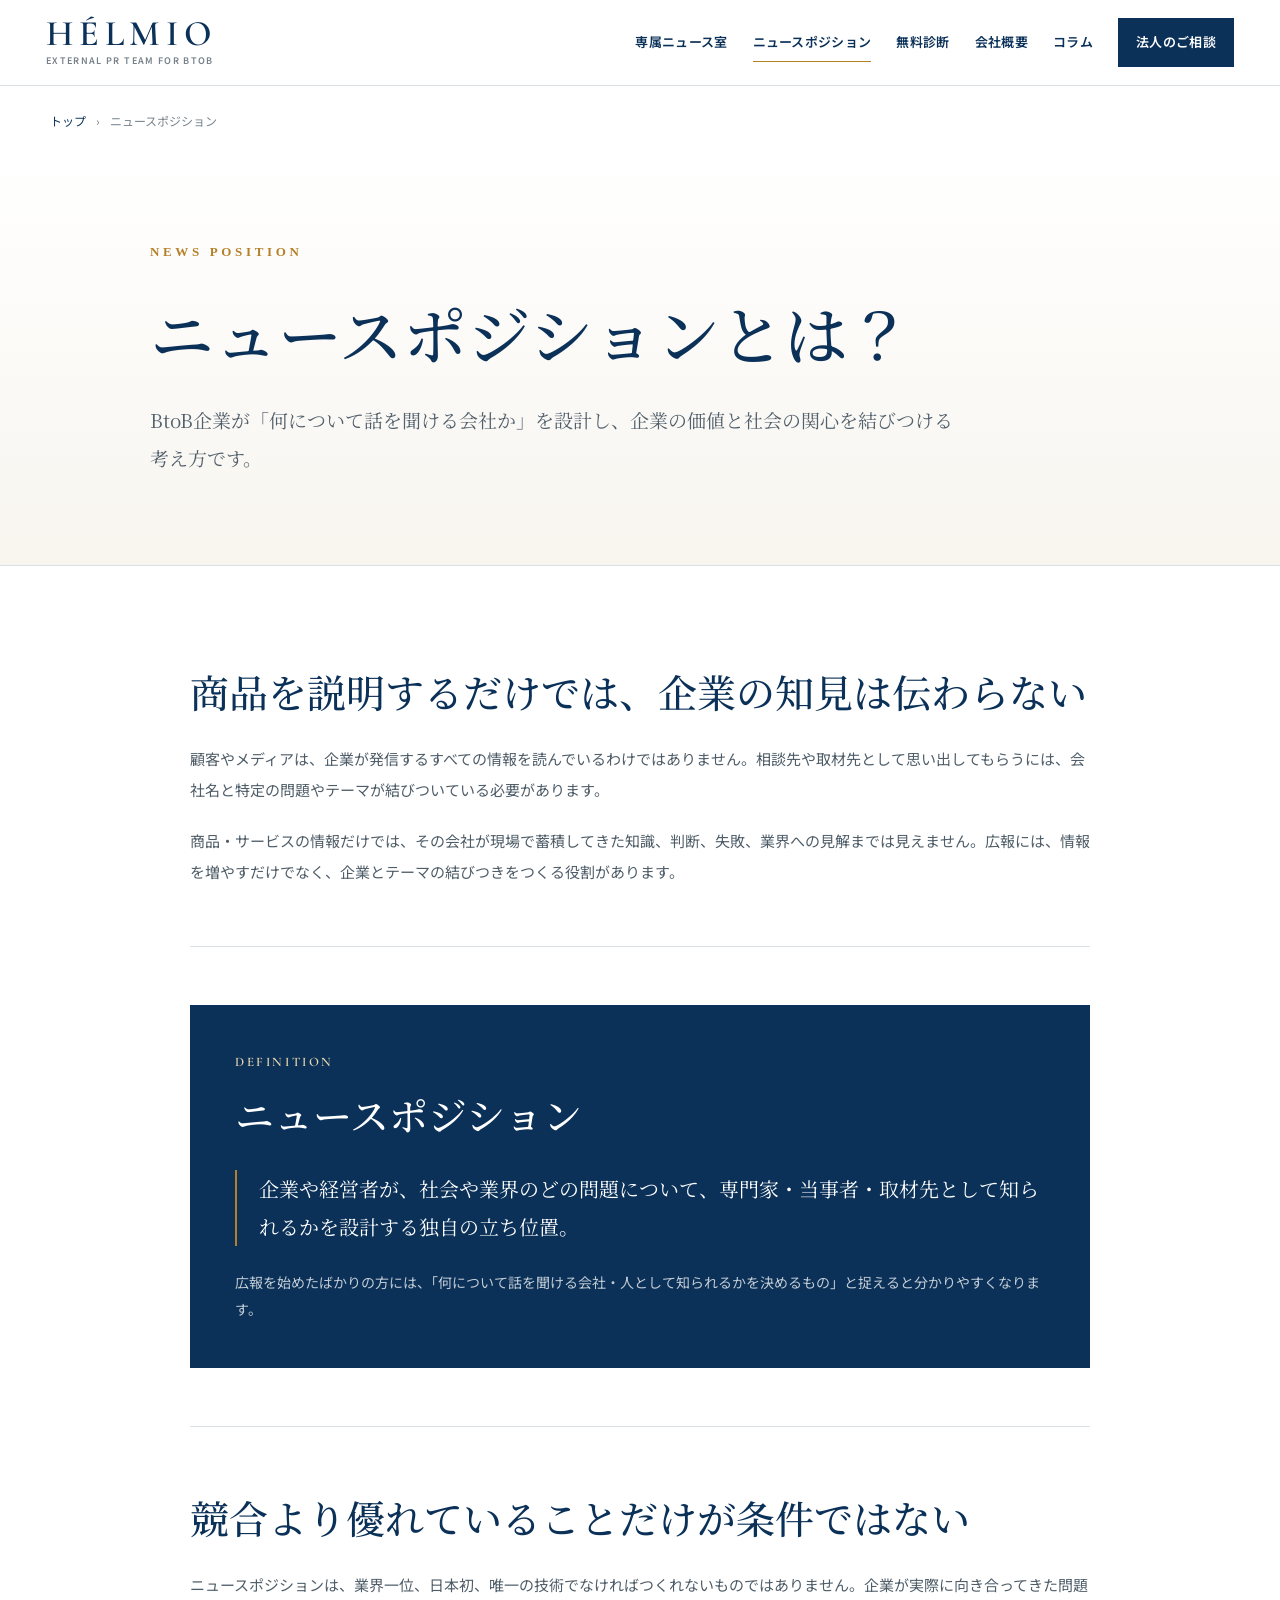
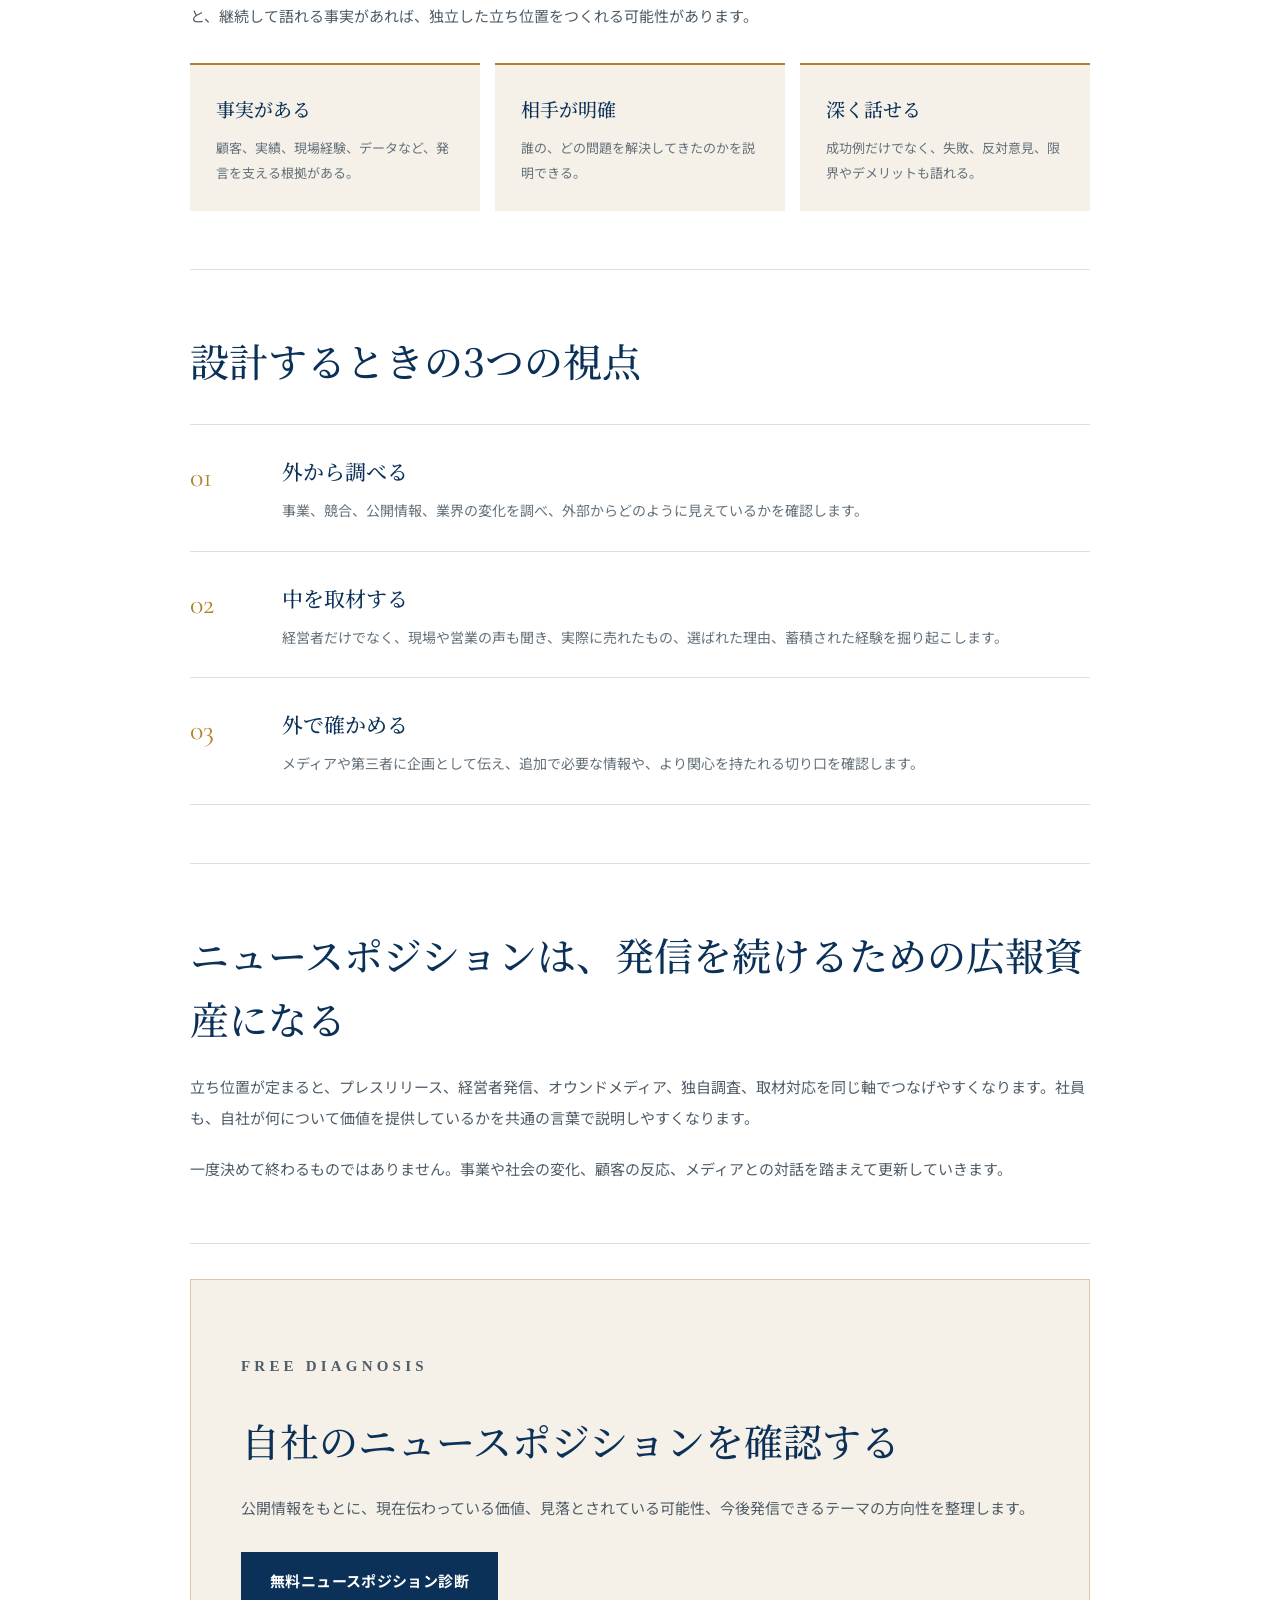
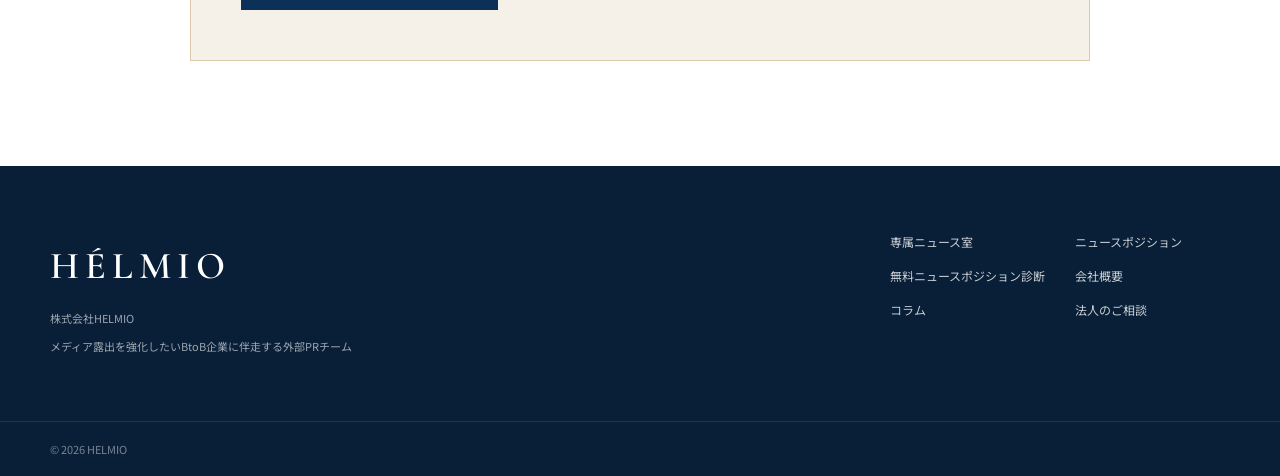
<file: news-position.html>
<!DOCTYPE html>
<html lang="ja"><head>
<meta charset="utf-8"><meta name="viewport" content="width=device-width,initial-scale=1">
<title>ニュースポジションとは？BtoB企業の広報テーマ設計｜HELMIO</title>
<meta name="description" content="ニュースポジションとは、企業や経営者が社会や業界のどの問題について、専門家・当事者・取材先として知られるかを設計する立ち位置です。BtoB企業が発信の軸をつくる考え方を解説します。">
<meta name="robots" content="index, follow, max-image-preview:large"><link rel="canonical" href="https://hel-mio.com/news-position.html">
<meta property="og:type" content="article"><meta property="og:title" content="ニュースポジションとは？BtoB企業の広報テーマ設計｜HELMIO"><meta property="og:description" content="『何について話を聞ける会社か』を設計し、企業の価値と社会の関心を結びつける考え方です。"><meta property="og:url" content="https://hel-mio.com/news-position.html"><meta property="og:site_name" content="HELMIO"><meta property="og:locale" content="ja_JP"><meta name="twitter:card" content="summary_large_image">
<link rel="preconnect" href="https://fonts.googleapis.com"><link rel="preconnect" href="https://fonts.gstatic.com" crossorigin><link href="https://fonts.googleapis.com/css2?family=Cormorant+Garamond:wght@400;500;600&family=Noto+Sans+JP:wght@400;500;600;700&family=Noto+Serif+JP:wght@400;500;600&display=swap" rel="stylesheet"><link rel="stylesheet" href="style.css">
<script type="application/ld+json">{"@context":"https://schema.org","@graph":[{"@type":"Article","headline":"ニュースポジションとは？BtoB企業が発信の軸を設計する方法","description":"企業や経営者が、社会や業界のどの問題について専門家・当事者・取材先として知られるかを設計する考え方。","author":{"@type":"Person","name":"新島 麻生"},"publisher":{"@id":"https://hel-mio.com/#organization"},"mainEntityOfPage":"https://hel-mio.com/news-position.html","inLanguage":"ja"},{"@type":"BreadcrumbList","itemListElement":[{"@type":"ListItem","position":1,"name":"トップ","item":"https://hel-mio.com/"},{"@type":"ListItem","position":2,"name":"ニュースポジション","item":"https://hel-mio.com/news-position.html"}]}]}</script>
</head><body><div class="page"><header class="site-header">
  <a class="brand" href="index.html" aria-label="株式会社HELMIO トップページ"><span class="brand__name">HÉLMIO</span><span class="brand__sub">External PR Team for BtoB</span></a>
  <button class="menu-button" type="button" aria-controls="siteNav" aria-expanded="false" aria-label="メニューを開く"><span></span><span></span><span></span></button>
  <nav class="site-nav" id="siteNav" aria-label="メインナビゲーション">
    <a href="service/senzoku-newsroom/">専属ニュース室</a>
    <a href="news-position.html" aria-current="page">ニュースポジション</a>
    <a href="index.html#diagnosis">無料診断</a>
    <a href="company.html">会社概要</a>
    <a href="column/">コラム</a>
    <a class="nav-contact" href="contact.html">法人のご相談</a>
  </nav>
</header><main>
<nav class="breadcrumb" aria-label="パンくずリスト"><a href="index.html">トップ</a><span>›</span><span>ニュースポジション</span></nav>
<header class="article-hero"><div class="article-hero__inner"><p class="section-label">NEWS POSITION</p><h1>ニュースポジションとは？</h1><p class="article-hero__lead">BtoB企業が「何について話を聞ける会社か」を設計し、企業の価値と社会の関心を結びつける考え方です。</p></div></header>
<article class="article-body">
<section class="article-section"><h2>商品を説明するだけでは、企業の知見は伝わらない</h2><p>顧客やメディアは、企業が発信するすべての情報を読んでいるわけではありません。相談先や取材先として思い出してもらうには、会社名と特定の問題やテーマが結びついている必要があります。</p><p>商品・サービスの情報だけでは、その会社が現場で蓄積してきた知識、判断、失敗、業界への見解までは見えません。広報には、情報を増やすだけでなく、企業とテーマの結びつきをつくる役割があります。</p></section>
<section class="article-section"><div class="definition-box"><p>DEFINITION</p><h2>ニュースポジション</h2><blockquote>企業や経営者が、社会や業界のどの問題について、専門家・当事者・取材先として知られるかを設計する独自の立ち位置。</blockquote><p>広報を始めたばかりの方には、「何について話を聞ける会社・人として知られるかを決めるもの」と捉えると分かりやすくなります。</p></div></section>
<section class="article-section"><h2>競合より優れていることだけが条件ではない</h2><p>ニュースポジションは、業界一位、日本初、唯一の技術でなければつくれないものではありません。企業が実際に向き合ってきた問題と、継続して語れる事実があれば、独立した立ち位置をつくれる可能性があります。</p><div class="criteria-grid"><article><h3>事実がある</h3><p>顧客、実績、現場経験、データなど、発言を支える根拠がある。</p></article><article><h3>相手が明確</h3><p>誰の、どの問題を解決してきたのかを説明できる。</p></article><article><h3>深く話せる</h3><p>成功例だけでなく、失敗、反対意見、限界やデメリットも語れる。</p></article></div></section>
<section class="article-section"><h2>設計するときの3つの視点</h2><ol class="article-steps"><li><span>01</span><div><h3>外から調べる</h3><p>事業、競合、公開情報、業界の変化を調べ、外部からどのように見えているかを確認します。</p></div></li><li><span>02</span><div><h3>中を取材する</h3><p>経営者だけでなく、現場や営業の声も聞き、実際に売れたもの、選ばれた理由、蓄積された経験を掘り起こします。</p></div></li><li><span>03</span><div><h3>外で確かめる</h3><p>メディアや第三者に企画として伝え、追加で必要な情報や、より関心を持たれる切り口を確認します。</p></div></li></ol></section>
<section class="article-section"><h2>ニュースポジションは、発信を続けるための広報資産になる</h2><p>立ち位置が定まると、プレスリリース、経営者発信、オウンドメディア、独自調査、取材対応を同じ軸でつなげやすくなります。社員も、自社が何について価値を提供しているかを共通の言葉で説明しやすくなります。</p><p>一度決めて終わるものではありません。事業や社会の変化、顧客の反応、メディアとの対話を踏まえて更新していきます。</p></section>
<section class="article-section article-cta"><p class="section-label">FREE DIAGNOSIS</p><h2>自社のニュースポジションを確認する</h2><p>公開情報をもとに、現在伝わっている価値、見落とされている可能性、今後発信できるテーマの方向性を整理します。</p><a class="button button--primary" href="contact.html#request">無料ニュースポジション診断</a></section>
</article></main><footer class="site-footer">
  <div class="footer-inner"><div class="footer-brand"><a class="footer-logo" href="index.html">HÉLMIO</a><p>株式会社HELMIO</p><p>メディア露出を強化したいBtoB企業に伴走する外部PRチーム</p></div>
  <nav class="footer-nav" aria-label="フッターナビゲーション"><a href="service/senzoku-newsroom/">専属ニュース室</a><a href="news-position.html">ニュースポジション</a><a href="index.html#diagnosis">無料ニュースポジション診断</a><a href="company.html">会社概要</a><a href="column/">コラム</a><a href="contact.html">法人のご相談</a></nav></div>
  <div class="footer-bottom">© 2026 HELMIO</div>
</footer></div><script>(()=>{const b=document.querySelector('.menu-button'),n=document.querySelector('.site-nav');if(!b||!n)return;const c=()=>{b.setAttribute('aria-expanded','false');n.classList.remove('is-open')};b.addEventListener('click',()=>{const o=b.getAttribute('aria-expanded')==='true';b.setAttribute('aria-expanded',String(!o));n.classList.toggle('is-open',!o)});n.querySelectorAll('a').forEach(a=>a.addEventListener('click',c));document.addEventListener('keydown',e=>{if(e.key==='Escape')c()})})();</script></body></html>
</file>
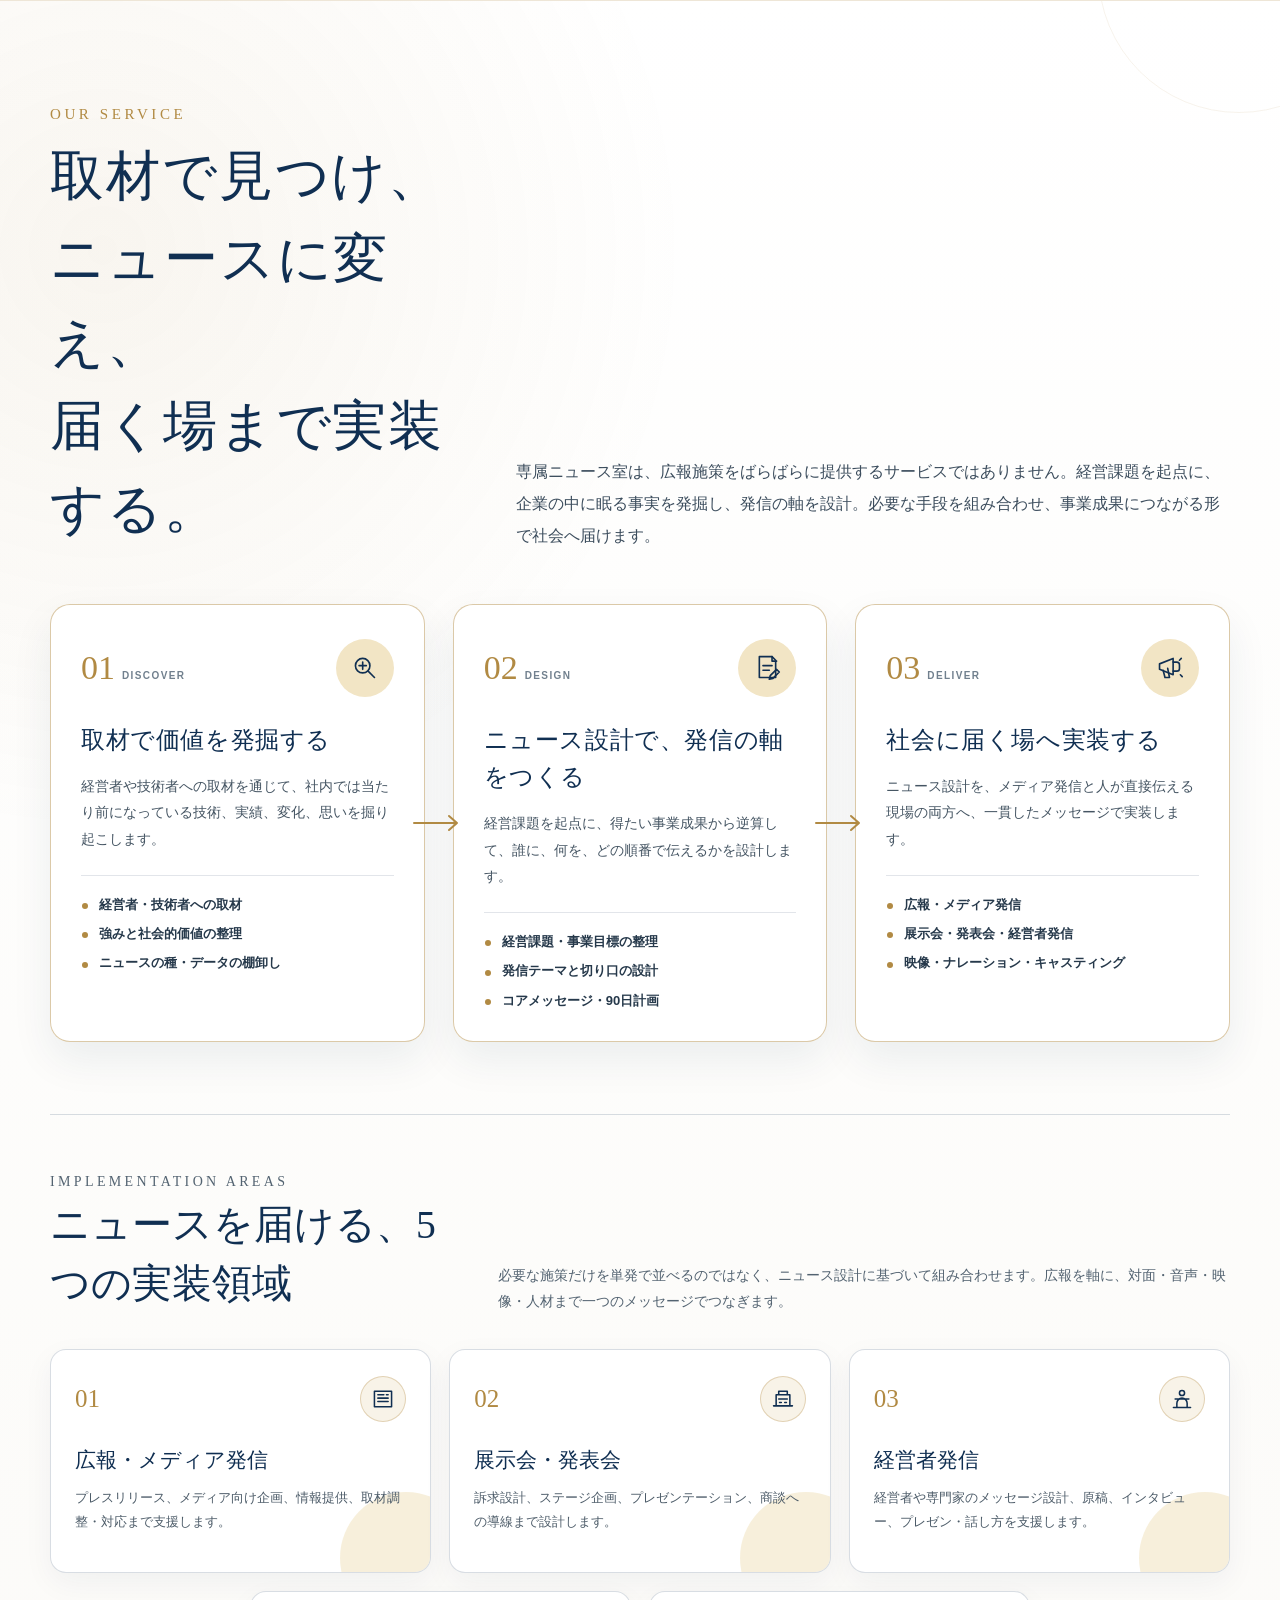
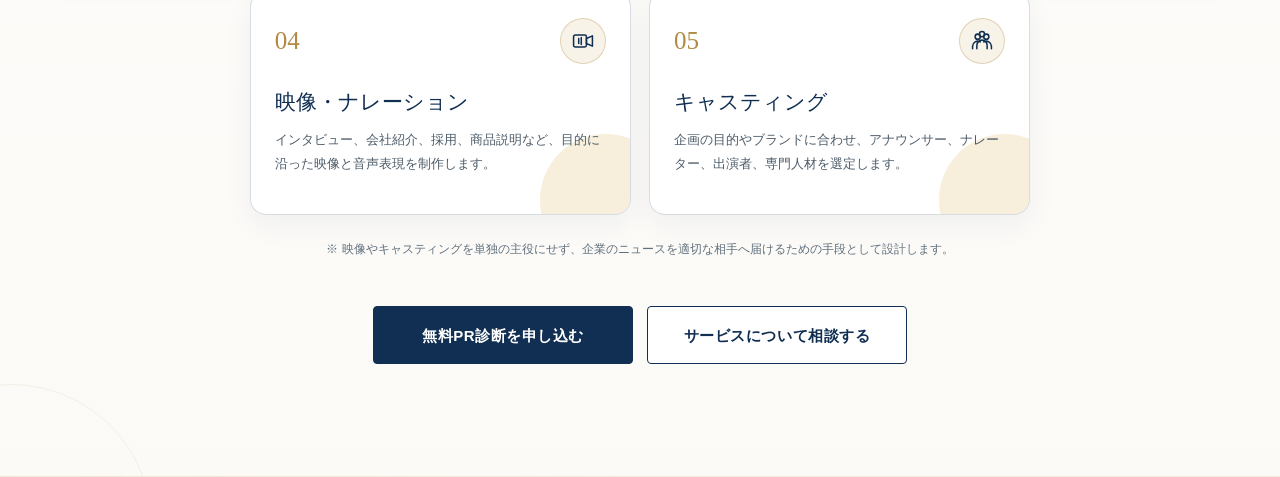
<file: service-btob-pr-final-v4.html>
<!doctype html><html lang="ja"><head><meta charset="utf-8"><meta name="viewport" content="width=device-width,initial-scale=1"><style id="newsroom-service-v3">
/* =========================================================
   SERVICE V3 — lightweight, no additional photographs
   主役：発掘 → 設計 → 実装
   下位：5つの実装領域
========================================================= */
.newsroom-service-v3 {
  position: relative;
  padding: 104px 0 112px;
  overflow: hidden;
  color: #263039;
  background:
    radial-gradient(circle at 8% 12%, rgba(177, 138, 67, .08), transparent 27%),
    linear-gradient(180deg, #ffffff 0%, #fbfaf7 100%);
  border-top: 1px solid rgba(177, 138, 67, .18);
  border-bottom: 1px solid rgba(177, 138, 67, .18);
}

.newsroom-service-v3::before,
.newsroom-service-v3::after {
  content: "";
  position: absolute;
  width: 280px;
  height: 280px;
  border: 1px solid rgba(177, 138, 67, .10);
  border-radius: 50%;
  pointer-events: none;
}

.newsroom-service-v3::before {
  top: -170px;
  right: -100px;
}

.newsroom-service-v3::after {
  bottom: -190px;
  left: -130px;
}

.newsroom-service__inner {
  position: relative;
  z-index: 1;
  width: min(1180px, calc(100% - 64px));
  margin: 0 auto;
}

.newsroom-service__header {
  display: grid;
  grid-template-columns: minmax(250px, .72fr) minmax(0, 1.28fr);
  gap: 64px;
  align-items: end;
  margin-bottom: 52px;
}

.newsroom-service__eyebrow {
  margin: 0 0 12px;
  color: #b18a43;
  font-family: "Cormorant Garamond", serif;
  font-size: 15px;
  font-weight: 500;
  line-height: 1.2;
  letter-spacing: .24em;
}

.newsroom-service__header h2 {
  margin: 0;
  color: #102f52;
  font-family: "Noto Serif JP", serif;
  font-size: clamp(34px, 4.2vw, 54px);
  font-weight: 400;
  line-height: 1.55;
  letter-spacing: .035em;
}

.newsroom-service__lead {
  margin: 0;
  color: #3c4d5d;
  font-size: 16px;
  font-weight: 500;
  line-height: 2;
}

/* 3-step main service */
.newsroom-service__process {
  position: relative;
  display: grid;
  grid-template-columns: repeat(3, minmax(0, 1fr));
  gap: 28px;
  margin: 0;
  padding: 0;
  list-style: none;
}

.newsroom-service__step {
  position: relative;
  min-width: 0;
  padding: 34px 30px 30px;
  background: rgba(255, 255, 255, .96);
  border: 1px solid rgba(177, 138, 67, .46);
  border-radius: 20px;
  box-shadow: 0 18px 42px rgba(16, 47, 82, .075);
}

.newsroom-service__step:not(:last-child)::after {
  content: "";
  position: absolute;
  z-index: 3;
  top: 50%;
  right: -39px;
  width: 50px;
  height: 18px;
  transform: translateY(-50%);
  background: no-repeat center / contain
    url("data:image/svg+xml,%3Csvg xmlns='http://www.w3.org/2000/svg' viewBox='0 0 50 18'%3E%3Cpath d='M1 9h43M36 2l8 7-8 7' fill='none' stroke='%23b18a43' stroke-width='2' stroke-linecap='round' stroke-linejoin='round'/%3E%3C/svg%3E");
}

.newsroom-service__step-top {
  display: flex;
  align-items: center;
  justify-content: space-between;
  gap: 18px;
  margin-bottom: 25px;
}

.newsroom-service__number {
  display: inline-flex;
  align-items: baseline;
  gap: 7px;
  color: #b18a43;
  font-family: "Cormorant Garamond", serif;
  font-size: 34px;
  font-weight: 500;
  line-height: 1;
}

.newsroom-service__number small {
  color: #71808e;
  font-family: "Noto Sans JP", sans-serif;
  font-size: 10px;
  font-weight: 600;
  letter-spacing: .14em;
}

.newsroom-service__icon {
  display: grid;
  place-items: center;
  width: 58px;
  height: 58px;
  flex: 0 0 auto;
  color: #102f52;
  background: #f2e5c5;
  border-radius: 50%;
}

.newsroom-service__icon svg {
  width: 29px;
  height: 29px;
  fill: none;
  stroke: currentColor;
  stroke-width: 1.8;
  stroke-linecap: round;
  stroke-linejoin: round;
}

.newsroom-service__step h3 {
  margin: 0 0 14px;
  color: #102f52;
  font-family: "Noto Serif JP", serif;
  font-size: 24px;
  font-weight: 500;
  line-height: 1.55;
  letter-spacing: .025em;
}

.newsroom-service__step > p {
  margin: 0;
  color: #455563;
  font-size: 14px;
  line-height: 1.9;
}

.newsroom-service__step ul {
  display: grid;
  gap: 8px;
  margin: 22px 0 0;
  padding: 18px 0 0;
  list-style: none;
  border-top: 1px solid rgba(16, 47, 82, .12);
}

.newsroom-service__step li {
  position: relative;
  padding-left: 18px;
  color: #26394b;
  font-size: 13px;
  font-weight: 600;
  line-height: 1.65;
}

.newsroom-service__step li::before {
  content: "";
  position: absolute;
  top: .72em;
  left: 1px;
  width: 6px;
  height: 6px;
  background: #b18a43;
  border-radius: 50%;
}

/* Secondary implementation area */
.newsroom-implementation {
  margin-top: 72px;
  padding-top: 54px;
  border-top: 1px solid rgba(16, 47, 82, .16);
}

.newsroom-implementation__header {
  display: grid;
  grid-template-columns: minmax(250px, .7fr) minmax(0, 1.3fr);
  gap: 54px;
  align-items: end;
  margin-bottom: 34px;
}

.newsroom-implementation__header h3 {
  margin: 0;
  color: #102f52;
  font-family: "Noto Serif JP", serif;
  font-size: clamp(28px, 3.1vw, 40px);
  font-weight: 400;
  line-height: 1.5;
}

.newsroom-implementation__header p {
  margin: 0;
  color: #536371;
  font-size: 14px;
  line-height: 1.9;
}

.newsroom-implementation__grid {
  display: grid;
  grid-template-columns: repeat(6, minmax(0, 1fr));
  gap: 18px;
}

.newsroom-implementation__card {
  grid-column: span 2;
  position: relative;
  min-height: 224px;
  padding: 26px 24px 24px;
  overflow: hidden;
  background: #ffffff;
  border: 1px solid rgba(16, 47, 82, .16);
  border-radius: 16px;
  box-shadow: 0 10px 30px rgba(16, 47, 82, .05);
}

.newsroom-implementation__card:nth-child(4) {
  grid-column: 2 / span 2;
}

.newsroom-implementation__card:nth-child(5) {
  grid-column: 4 / span 2;
}

.newsroom-implementation__card::after {
  content: "";
  position: absolute;
  right: -42px;
  bottom: -52px;
  width: 132px;
  height: 132px;
  background: rgba(242, 229, 197, .62);
  border-radius: 50%;
}

.newsroom-implementation__card-top {
  position: relative;
  z-index: 1;
  display: flex;
  align-items: center;
  justify-content: space-between;
  gap: 16px;
  margin-bottom: 22px;
}

.newsroom-implementation__index {
  color: #b18a43;
  font-family: "Cormorant Garamond", serif;
  font-size: 25px;
  font-weight: 500;
  line-height: 1;
}

.newsroom-implementation__mini-icon {
  display: grid;
  place-items: center;
  width: 46px;
  height: 46px;
  color: #102f52;
  background: #f8f3e8;
  border: 1px solid rgba(177, 138, 67, .32);
  border-radius: 50%;
}

.newsroom-implementation__mini-icon svg {
  width: 24px;
  height: 24px;
  fill: none;
  stroke: currentColor;
  stroke-width: 1.8;
  stroke-linecap: round;
  stroke-linejoin: round;
}

.newsroom-implementation__card h4 {
  position: relative;
  z-index: 1;
  margin: 0 0 10px;
  color: #102f52;
  font-family: "Noto Serif JP", serif;
  font-size: 21px;
  font-weight: 500;
  line-height: 1.55;
}

.newsroom-implementation__card p {
  position: relative;
  z-index: 1;
  margin: 0;
  color: #4d5c69;
  font-size: 13px;
  line-height: 1.85;
}

.newsroom-implementation__note {
  margin: 24px 0 0;
  color: #61707d;
  font-size: 12px;
  line-height: 1.8;
  text-align: center;
}

.newsroom-service__actions {
  display: flex;
  justify-content: center;
  flex-wrap: wrap;
  gap: 14px;
  margin-top: 46px;
}

.newsroom-service__actions a,
.newsroom-service__actions button {
  display: inline-flex;
  min-width: 260px;
  min-height: 58px;
  padding: 14px 24px;
  align-items: center;
  justify-content: center;
  border: 1px solid #102f52;
  border-radius: 4px;
  font-family: "Noto Sans JP", sans-serif;
  font-size: 15px;
  font-weight: 600;
  line-height: 1.4;
  letter-spacing: .035em;
  text-decoration: none;
  cursor: pointer;
  transition: transform .18s ease, background-color .18s ease, color .18s ease;
}

.newsroom-service__actions .is-primary {
  color: #fff;
  background: #102f52;
}

.newsroom-service__actions .is-secondary {
  color: #102f52;
  background: #fff;
}

.newsroom-service__actions a:hover,
.newsroom-service__actions button:hover {
  transform: translateY(-1px);
}

.newsroom-service__actions .is-primary:hover {
  background: #0a2948;
}

.newsroom-service__actions .is-secondary:hover {
  background: #f8f3e8;
}

@media (max-width: 980px) {
  .newsroom-service-v3 {
    padding: 86px 0 94px;
  }

  .newsroom-service__header,
  .newsroom-implementation__header {
    grid-template-columns: 1fr;
    gap: 18px;
  }

  .newsroom-service__process {
    gap: 16px;
  }

  .newsroom-service__step {
    padding: 27px 22px 24px;
  }

  .newsroom-service__step h3 {
    font-size: 21px;
  }

  .newsroom-service__step:not(:last-child)::after {
    right: -25px;
    width: 32px;
  }

  .newsroom-implementation__grid {
    grid-template-columns: repeat(2, minmax(0, 1fr));
  }

  .newsroom-implementation__card,
  .newsroom-implementation__card:nth-child(4),
  .newsroom-implementation__card:nth-child(5) {
    grid-column: auto;
  }

  .newsroom-implementation__card:last-child {
    grid-column: 1 / -1;
  }
}

@media (max-width: 700px) {
  .newsroom-service-v3 {
    padding: 66px 0 72px;
  }

  .newsroom-service__inner {
    width: min(100% - 30px, 1180px);
  }

  .newsroom-service__header {
    margin-bottom: 32px;
  }

  .newsroom-service__header h2 {
    font-size: 30px;
    line-height: 1.6;
  }

  .newsroom-service__lead {
    font-size: 14px;
    line-height: 1.9;
  }

  .newsroom-service__process {
    grid-template-columns: 1fr;
    gap: 14px;
  }

  .newsroom-service__step:not(:last-child)::after {
    display: none;
  }

  .newsroom-service__step {
    padding: 25px 21px 23px;
    border-radius: 15px;
  }

  .newsroom-service__step-top {
    margin-bottom: 18px;
  }

  .newsroom-service__step h3 {
    font-size: 20px;
  }

  .newsroom-implementation {
    margin-top: 54px;
    padding-top: 40px;
  }

  .newsroom-implementation__header {
    margin-bottom: 24px;
  }

  .newsroom-implementation__header h3 {
    font-size: 27px;
  }

  .newsroom-implementation__grid {
    grid-template-columns: 1fr;
    gap: 12px;
  }

  .newsroom-implementation__card,
  .newsroom-implementation__card:last-child {
    grid-column: auto;
    min-height: 0;
    padding: 22px 20px 21px;
  }

  .newsroom-implementation__card-top {
    margin-bottom: 14px;
  }

  .newsroom-service__actions {
    display: grid;
    grid-template-columns: 1fr;
    margin-top: 34px;
  }

  .newsroom-service__actions a,
  .newsroom-service__actions button {
    width: 100%;
    min-width: 0;
  }
}
</style><style>body{margin:0;font-family:-apple-system,BlinkMacSystemFont,"Noto Sans JP",sans-serif;background:#fff}*{box-sizing:border-box}</style></head><body><section aria-labelledby="service-title" class="newsroom-service-v3" id="service">
<div class="newsroom-service__inner">
<div class="newsroom-service__header">
<div>
<p class="newsroom-service__eyebrow">OUR SERVICE</p>
<h2 id="service-title">取材で見つけ、ニュースに変え、<br>届く場まで実装する。</br></h2>
</div>
<p class="newsroom-service__lead">
        専属ニュース室は、広報施策をばらばらに提供するサービスではありません。経営課題を起点に、企業の中に眠る事実を発掘し、発信の軸を設計。必要な手段を組み合わせ、事業成果につながる形で社会へ届けます。
      </p>
</div>
<ol class="newsroom-service__process">
<li class="newsroom-service__step">
<div class="newsroom-service__step-top">
<span class="newsroom-service__number">01 <small>DISCOVER</small></span>
<span aria-hidden="true" class="newsroom-service__icon">
<svg viewbox="0 0 32 32"><circle cx="14" cy="14" r="8"></circle><path d="m20 20 7 7"></path><path d="M10 14h8M14 10v8"></path></svg>
</span>
</div>
<h3>取材で価値を発掘する</h3>
<p>経営者や技術者への取材を通じて、社内では当たり前になっている技術、実績、変化、思いを掘り起こします。</p>
<ul>
<li>経営者・技術者への取材</li>
<li>強みと社会的価値の整理</li>
<li>ニュースの種・データの棚卸し</li>
</ul>
</li>
<li class="newsroom-service__step">
<div class="newsroom-service__step-top">
<span class="newsroom-service__number">02 <small>DESIGN</small></span>
<span aria-hidden="true" class="newsroom-service__icon">
<svg viewbox="0 0 32 32"><path d="M7 4h14l4 4v19H7z"></path><path d="M21 4v5h5M11 14h10M11 19h7"></path><path d="m19 25 7-7 3 3-7 7-4 1z"></path></svg>
</span>
</div>
<h3>ニュース設計で、発信の軸をつくる</h3>
<p>経営課題を起点に、得たい事業成果から逆算して、誰に、何を、どの順番で伝えるかを設計します。</p>
<ul>
<li>経営課題・事業目標の整理</li>
<li>発信テーマと切り口の設計</li>
<li>コアメッセージ・90日計画</li>
</ul>
</li>
<li class="newsroom-service__step">
<div class="newsroom-service__step-top">
<span class="newsroom-service__number">03 <small>DELIVER</small></span>
<span aria-hidden="true" class="newsroom-service__icon">
<svg viewbox="0 0 32 32"><path d="M5 18v-6l15-6v18z"></path><path d="M20 10h4a3 3 0 0 1 3 3v4a3 3 0 0 1-3 3h-4"></path><path d="m9 19 2 8h5l-2-10M27 8l2-2M28 24l2 2"></path></svg>
</span>
</div>
<h3>社会に届く場へ実装する</h3>
<p>ニュース設計を、メディア発信と人が直接伝える現場の両方へ、一貫したメッセージで実装します。</p>
<ul>
<li>広報・メディア発信</li>
<li>展示会・発表会・経営者発信</li>
<li>映像・ナレーション・キャスティング</li>
</ul>
</li>
</ol>
<div class="newsroom-implementation">
<div class="newsroom-implementation__header">
<div>
<p class="newsroom-service__eyebrow">IMPLEMENTATION AREAS</p>
<h3>ニュースを届ける、5つの実装領域</h3>
</div>
<p>必要な施策だけを単発で並べるのではなく、ニュース設計に基づいて組み合わせます。広報を軸に、対面・音声・映像・人材まで一つのメッセージでつなぎます。</p>
</div>
<div class="newsroom-implementation__grid">
<article class="newsroom-implementation__card">
<div class="newsroom-implementation__card-top">
<span class="newsroom-implementation__index">01</span>
<span aria-hidden="true" class="newsroom-implementation__mini-icon">
<svg viewbox="0 0 28 28"><path d="M4 5h20v18H4z"></path><path d="M8 9h7M8 13h12M8 17h12M18 9h2"></path></svg>
</span>
</div>
<h4>広報・メディア発信</h4>
<p>プレスリリース、メディア向け企画、情報提供、取材調整・対応まで支援します。</p>
</article>
<article class="newsroom-implementation__card">
<div class="newsroom-implementation__card-top">
<span class="newsroom-implementation__index">02</span>
<span aria-hidden="true" class="newsroom-implementation__mini-icon">
<svg viewbox="0 0 28 28"><path d="M3 22h22M6 22V9h16v13M9 9V5h10v4"></path><path d="M9 14h10M10 18h2M16 18h2"></path></svg>
</span>
</div>
<h4>展示会・発表会</h4>
<p>訴求設計、ステージ企画、プレゼンテーション、商談への導線まで設計します。</p>
</article>
<article class="newsroom-implementation__card">
<div class="newsroom-implementation__card-top">
<span class="newsroom-implementation__index">03</span>
<span aria-hidden="true" class="newsroom-implementation__mini-icon">
<svg viewbox="0 0 28 28"><circle cx="14" cy="7" r="3"></circle><path d="M8 24v-5a6 6 0 0 1 12 0v5M4 24h20M6 14h16"></path></svg>
</span>
</div>
<h4>経営者発信</h4>
<p>経営者や専門家のメッセージ設計、原稿、インタビュー、プレゼン・話し方を支援します。</p>
</article>
<article class="newsroom-implementation__card">
<div class="newsroom-implementation__card-top">
<span class="newsroom-implementation__index">04</span>
<span aria-hidden="true" class="newsroom-implementation__mini-icon">
<svg viewbox="0 0 28 28"><rect height="14" rx="2" width="15" x="3" y="7"></rect><path d="m18 11 7-3v12l-7-3zM9 11v6M12 10v8"></path></svg>
</span>
</div>
<h4>映像・ナレーション</h4>
<p>インタビュー、会社紹介、採用、商品説明など、目的に沿った映像と音声表現を制作します。</p>
</article>
<article class="newsroom-implementation__card">
<div class="newsroom-implementation__card-top">
<span class="newsroom-implementation__index">05</span>
<span aria-hidden="true" class="newsroom-implementation__mini-icon">
<svg viewbox="0 0 28 28"><circle cx="9" cy="9" r="3"></circle><circle cx="19" cy="9" r="3"></circle><circle cx="14" cy="6" r="3"></circle><path d="M3 23v-3a6 6 0 0 1 9-5M25 23v-3a6 6 0 0 0-9-5M8 23v-4a6 6 0 0 1 12 0v4"></path></svg>
</span>
</div>
<h4>キャスティング</h4>
<p>企画の目的やブランドに合わせ、アナウンサー、ナレーター、出演者、専門人材を選定します。</p>
</article>
</div>
<p class="newsroom-implementation__note">※ 映像やキャスティングを単独の主役にせず、企業のニュースを適切な相手へ届けるための手段として設計します。</p>
</div>
<div class="newsroom-service__actions">
<button aria-controls="prDiagnosisModal" aria-haspopup="dialog" class="is-primary" data-open-pr-diagnosis="" type="button">無料PR診断を申し込む</button>
<a class="is-secondary" href="contact.html">サービスについて相談する</a>
</div>
</div>
</section></body></html>
</file>
<file: style.css>
/* HELMIO refined shared stylesheet */
*,*::before,*::after{box-sizing:border-box;margin:0;padding:0}
:root{--navy:#102f52;--navy-deep:#0b2542;--gold:#b18a43;--gold-light:#e8d7ae;--text:#2f3a43;--sub:#65717c;--line:rgba(16,47,82,.15);--cream:#f8f5ef;--white:#fff;--shadow:0 18px 50px rgba(16,47,82,.08)}
html{scroll-behavior:smooth}body{color:var(--text);background:#fff;font-family:"Noto Sans JP","Yu Gothic",sans-serif;line-height:1.85;-webkit-font-smoothing:antialiased}body,button,input,textarea,select{font-family:"Noto Sans JP","Yu Gothic",sans-serif}img{display:block;width:100%;height:auto}a{color:inherit;text-decoration:none}ul{list-style:none}button{color:inherit}.page{min-height:100vh;overflow:hidden;background:#fff}.section{width:min(1180px,calc(100% - 64px));margin:0 auto;padding:104px 0}.section--cream{width:100%;padding-right:max(32px,calc((100% - 1180px)/2));padding-left:max(32px,calc((100% - 1180px)/2));background:var(--cream)}.section--navy{width:100%;padding-right:max(32px,calc((100% - 1180px)/2));padding-left:max(32px,calc((100% - 1180px)/2));color:#fff;background:var(--navy)}
.site-header{position:sticky;top:0;z-index:100;display:flex;align-items:center;justify-content:space-between;min-height:86px;padding:14px 46px;background:rgba(255,255,255,.96);border-bottom:1px solid var(--line);backdrop-filter:blur(16px)}.brand{display:grid;gap:1px}.brand__name{color:var(--navy);font-family:"Cormorant Garamond",serif;font-size:36px;font-weight:600;line-height:1;letter-spacing:.16em}.brand__sub{color:#77818a;font-size:9px;font-weight:600;letter-spacing:.15em;text-transform:uppercase}.site-nav{display:flex;align-items:center;gap:25px}.site-nav a{position:relative;color:var(--navy);font-size:13px;font-weight:600;letter-spacing:.025em}.site-nav a:not(.nav-contact)::after{content:"";position:absolute;right:0;bottom:-7px;left:0;height:1px;background:var(--gold);transform:scaleX(0);transition:transform .2s}.site-nav a:hover::after,.site-nav a[aria-current="page"]::after{transform:scaleX(1)}.site-nav .nav-contact{padding:11px 17px;color:#fff;background:var(--navy);border:1px solid var(--navy)}.site-nav .nav-contact:hover{background:var(--gold);border-color:var(--gold)}.menu-button{display:none;width:38px;height:34px;padding:4px;background:transparent;border:0;cursor:pointer}.menu-button span{display:block;height:1px;margin:6px 0;background:var(--navy)}
.eyebrow,.section-label{margin:0 0 15px;color:var(--gold);font-family:"Cormorant Garamond",serif;font-size:14px;font-weight:600;line-height:1.2;letter-spacing:.22em;text-transform:uppercase}.home-hero{display:grid;grid-template-columns:minmax(0,1fr) minmax(460px,.9fr);min-height:690px;background:#fff;border-bottom:1px solid var(--line)}.home-hero__copy{display:flex;flex-direction:column;justify-content:center;padding:72px 6vw}.home-hero h1,.service-hero h1{color:var(--navy);font-family:"Noto Serif JP",serif;font-size:clamp(36px,4.2vw,62px);font-weight:500;line-height:1.5;letter-spacing:.025em}.home-hero__lead,.service-hero__lead{margin-top:28px;color:var(--navy);font-size:19px;font-weight:700;line-height:1.8}.home-hero__description,.service-hero__copy>p:not(.eyebrow):not(.service-hero__lead){max-width:690px;margin-top:13px;color:#52606c;font-size:15px;line-height:2}.home-hero__visual,.service-hero__visual{position:relative;min-height:690px;overflow:hidden;background:#e7e2da}.home-hero__visual::after,.service-hero__visual::after{content:"";position:absolute;inset:0;background:linear-gradient(90deg,rgba(255,255,255,.18),transparent 45%);pointer-events:none}.home-hero__visual img,.service-hero__visual img{height:100%;object-fit:cover}.button-row{display:flex;flex-wrap:wrap;gap:12px;margin-top:34px}.button{display:inline-flex;align-items:center;justify-content:center;min-height:54px;padding:13px 24px;border:1px solid transparent;font-size:14px;font-weight:700;line-height:1.5;letter-spacing:.025em;transition:transform .18s,background .18s,color .18s,border-color .18s}.button:hover{transform:translateY(-2px)}.button--primary{color:#fff;background:var(--navy);border-color:var(--navy)}.button--primary:hover{background:var(--gold);border-color:var(--gold)}.button--secondary{color:var(--navy);background:#fff;border-color:rgba(16,47,82,.35)}.button--secondary:hover{border-color:var(--gold)}.button--gold{color:var(--navy-deep);background:#dfc98f;border-color:#dfc98f}.button--gold:hover{background:#f0dda8;border-color:#f0dda8}.text-link{display:inline-flex;align-items:center;gap:15px;margin-top:27px;color:var(--navy);font-size:14px;font-weight:700;border-bottom:1px solid rgba(16,47,82,.35)}.text-link span{color:var(--gold);font-size:18px}.text-link--light{color:#fff;border-color:rgba(255,255,255,.42)}.section-link{margin-top:34px}
.section-heading{max-width:780px;margin-bottom:46px}.section-heading--center{margin-right:auto;margin-left:auto;text-align:center}.section-heading h2,.split-heading h2,.service-feature h2,.concept-layout h2,.diagnosis-section h2,.media-policy h2,.price-panel h2{color:var(--navy);font-family:"Noto Serif JP",serif;font-size:clamp(31px,3.7vw,49px);font-weight:500;line-height:1.55;letter-spacing:.025em}.section-heading>p:last-child{margin-top:18px;color:var(--sub);font-size:15px}.section--navy h2,.diagnosis-section h2{color:#fff}.split-heading{display:grid;grid-template-columns:minmax(0,.9fr) minmax(360px,1.1fr);gap:70px;align-items:end;margin-bottom:50px}.split-heading>p{color:#52606c;font-size:15px;line-height:2}.issue-grid{display:grid;grid-template-columns:repeat(4,minmax(0,1fr));gap:15px}.issue-grid--three{grid-template-columns:repeat(3,minmax(0,1fr))}.issue-card{min-height:188px;padding:27px 25px;background:#fff;border:1px solid rgba(177,138,67,.35);box-shadow:0 12px 32px rgba(16,47,82,.045)}.issue-card span,.deliverable-grid span{color:var(--gold);font-family:"Cormorant Garamond",serif;font-size:23px}.issue-card h3{margin-top:29px;color:var(--navy);font-family:"Noto Serif JP",serif;font-size:18px;font-weight:500;line-height:1.7}.process-grid{display:grid;grid-template-columns:repeat(3,minmax(0,1fr));gap:0;border-top:1px solid var(--line);border-bottom:1px solid var(--line)}.process-grid li{padding:32px 30px 34px;border-right:1px solid var(--line)}.process-grid li:last-child{border-right:0}.process-grid span{color:var(--gold);font-family:"Cormorant Garamond",serif;font-size:13px;font-weight:600;letter-spacing:.14em}.process-grid h3{margin-top:18px;color:var(--navy);font-family:"Noto Serif JP",serif;font-size:24px;font-weight:500}.process-grid p{margin-top:12px;color:#63707a;font-size:14px}.process-grid--four{grid-template-columns:repeat(4,minmax(0,1fr));border-color:rgba(255,255,255,.22)}.process-grid--dark li{border-color:rgba(255,255,255,.22)}.process-grid--dark h3{color:#fff}.process-grid--dark p{color:rgba(255,255,255,.75)}
.service-feature{display:grid;grid-template-columns:minmax(380px,.9fr) minmax(0,1.1fr);gap:70px;align-items:center}.service-feature__visual{height:570px;overflow:hidden;background:var(--cream)}.service-feature__visual img{height:100%;object-fit:cover}.service-feature__copy>p:not(.section-label){margin-top:22px;color:#53616d;font-size:15px;line-height:2}.check-list{display:grid;gap:10px;margin-top:25px}.check-list li{position:relative;padding-left:25px;color:var(--navy);font-size:14px;font-weight:600}.check-list li::before{content:"";position:absolute;top:.75em;left:0;width:10px;height:5px;border-bottom:2px solid var(--gold);border-left:2px solid var(--gold);transform:rotate(-45deg)}.concept-layout{display:grid;grid-template-columns:minmax(0,.9fr) minmax(360px,1.1fr);gap:80px;align-items:start}.concept-layout p{color:rgba(255,255,255,.78);font-size:15px;line-height:2}.concept-layout .concept-lead{color:#fff;font-family:"Noto Serif JP",serif;font-size:19px;line-height:2}.concept-layout p+p{margin-top:17px}.why-grid{display:grid;grid-template-columns:repeat(3,minmax(0,1fr));gap:20px}.why-grid article{padding:31px 29px;border-top:2px solid var(--gold);background:var(--cream)}.why-grid h3{color:var(--navy);font-family:"Noto Serif JP",serif;font-size:20px;font-weight:500;line-height:1.65}.why-grid p{margin-top:13px;color:#64717b;font-size:14px}.scope-section{padding-top:85px}.scope-grid,.boundary-grid{display:grid;grid-template-columns:repeat(2,minmax(0,1fr));gap:18px}.scope-card,.boundary-grid article{padding:35px;background:#fff;border:1px solid var(--line)}.scope-card--main{background:var(--navy);border-color:var(--navy)}.scope-card p,.boundary-grid p{color:var(--gold);font-size:12px;font-weight:700;letter-spacing:.08em}.scope-card h3,.boundary-grid h3{margin-top:13px;color:var(--navy);font-family:"Noto Serif JP",serif;font-size:20px;font-weight:500;line-height:1.75}.scope-card--main h3{color:#fff}.diagnosis-section{padding:84px max(32px,calc((100% - 1180px)/2));color:#fff;background:var(--navy-deep)}.diagnosis-section__inner{display:grid;grid-template-columns:minmax(0,1.25fr) minmax(300px,.75fr);gap:70px;align-items:center}.diagnosis-section h2{max-width:720px}.diagnosis-section p:not(.section-label){max-width:690px;margin-top:18px;color:rgba(255,255,255,.75)}.diagnosis-section__action{display:grid;gap:11px}.diagnosis-section__action p{margin:0!important;font-size:12px;text-align:center}
.site-footer{color:#fff;background:#081f37}.footer-inner{display:flex;justify-content:space-between;gap:50px;width:min(1180px,calc(100% - 64px));margin:0 auto;padding:65px 0}.footer-logo{font-family:"Cormorant Garamond",serif;font-size:38px;font-weight:600;letter-spacing:.16em}.footer-brand p{margin-top:7px;color:rgba(255,255,255,.6);font-size:11px}.footer-nav{display:grid;grid-template-columns:repeat(2,minmax(140px,1fr));gap:12px 30px;align-content:start}.footer-nav a{color:rgba(255,255,255,.78);font-size:12px}.footer-nav a:hover{color:#fff}.footer-bottom{padding:17px max(32px,calc((100% - 1180px)/2));color:rgba(255,255,255,.45);border-top:1px solid rgba(255,255,255,.1);font-size:11px}.footer-bottom{padding:17px max(32px,calc((100% - 1180px)/2));color:rgba(255,255,255,.45);border-top:1px solid rgba(255,255,255,.1);font-size:11px}
.breadcrumb{display:flex;gap:10px;width:min(1180px,calc(100% - 64px));margin:0 auto;padding:24px 0;color:#78838c;font-size:12px}.breadcrumb a{color:var(--navy)}.service-hero{display:grid;grid-template-columns:minmax(0,1.08fr) minmax(430px,.92fr);min-height:650px;border-top:1px solid var(--line);border-bottom:1px solid var(--line)}.service-hero__copy{display:flex;flex-direction:column;justify-content:center;padding:65px 6vw}.service-hero__visual{min-height:650px}.deliverable-grid{display:grid;grid-template-columns:repeat(2,minmax(0,1fr));border-top:1px solid var(--line);border-left:1px solid var(--line)}.deliverable-grid article{min-height:210px;padding:30px;border-right:1px solid var(--line);border-bottom:1px solid var(--line)}.deliverable-grid h3{margin-top:16px;color:var(--navy);font-family:"Noto Serif JP",serif;font-size:20px;font-weight:500;line-height:1.6}.deliverable-grid p{margin-top:10px;color:#67737d;font-size:13px}.media-policy,.price-panel{display:grid;grid-template-columns:minmax(0,.85fr) minmax(360px,1.15fr);gap:70px;align-items:start;padding:50px;border:1px solid rgba(177,138,67,.45);background:#fff}.media-policy>div:last-child p,.price-panel>div:last-child p{color:#53616c;font-size:15px;line-height:2}.media-policy>div:last-child p+p,.price-panel>div:last-child p+p{margin-top:18px}.faq-list{max-width:900px;margin:0 auto;border-top:1px solid var(--line)}.faq-list details{border-bottom:1px solid var(--line)}.faq-list summary{position:relative;padding:23px 48px 23px 0;color:var(--navy);font-size:16px;font-weight:700;cursor:pointer;list-style:none}.faq-list summary::-webkit-details-marker{display:none}.faq-list summary::after{content:"＋";position:absolute;top:22px;right:5px;color:var(--gold);font-size:20px}.faq-list details[open] summary::after{content:"−"}.faq-list details p{padding:0 45px 24px 0;color:#63707a;font-size:14px}
/* Company page */
.company-page-main{background:#fff}.company-page-hero{padding:90px 0 80px;background:linear-gradient(180deg,#fff 0%,#fbfaf7 100%);border-bottom:1px solid rgba(177,138,67,.2)}.company-page-hero__inner,.representative-message__inner,.representative-profile__inner,.company-profile__inner,.achievement-index__inner,.company-contact__inner{width:min(1180px,calc(100% - 64px));margin:0 auto}.company-page-hero__eyebrow,.representative-message__label,.company-profile__eyebrow,.achievement-index__eyebrow,.company-contact__eyebrow{margin:0 0 13px;color:var(--gold);font-family:"Cormorant Garamond",serif;font-size:14px;font-weight:600;letter-spacing:.22em}.company-page-hero h1{color:var(--navy);font-family:"Cormorant Garamond",serif;font-size:clamp(58px,8vw,100px);font-weight:500;line-height:.95;letter-spacing:.05em}.company-page-hero__ja{margin-top:20px;color:var(--navy);font-family:"Noto Serif JP",serif;font-size:26px}.company-page-hero__lead{max-width:790px;margin-top:24px;color:#56636e;font-size:15px;line-height:2}.representative-message{padding:100px 0;background:var(--cream)}.representative-message__layout{display:grid;grid-template-columns:minmax(310px,.82fr) minmax(0,1.18fr);gap:70px}.representative-message__lead{display:grid;gap:30px}.representative-message h2{color:var(--navy);font-family:"Noto Serif JP",serif;font-size:clamp(32px,3.6vw,48px);font-weight:500;line-height:1.55}.representative-message__title-main,.representative-message__title-sub{display:block}.representative-message__title-sub{font-size:.72em}.representative-message__photo{overflow:hidden;border-radius:15px;box-shadow:var(--shadow)}.representative-message__photo img{aspect-ratio:4/5;object-fit:cover;object-position:center top}.representative-message__body{font-size:15px;line-height:2.05}.representative-message__body p{margin-bottom:22px}.representative-message__signature{display:grid;gap:5px;justify-items:end;margin-top:36px;padding-top:22px;border-top:1px solid var(--line)}.representative-message__signature span{color:#77818a;font-size:12px}.representative-message__signature strong{color:var(--navy);font-family:"Noto Serif JP",serif;font-size:22px}.representative-profile{padding:90px 0;border-bottom:1px solid var(--line)}.representative-profile__grid{display:grid;grid-template-columns:minmax(0,1.2fr) minmax(320px,.8fr);gap:60px;padding:40px;border:1px solid var(--line)}.representative-profile__grid h3{color:var(--navy);font-family:"Noto Serif JP",serif;font-size:28px;font-weight:500}.representative-profile__grid h3 span{display:block;margin-top:4px;color:var(--gold);font-family:"Cormorant Garamond",serif;font-size:13px;letter-spacing:.16em}.representative-profile__grid p{margin-top:20px;color:#586570;font-size:14px;line-height:2}.representative-profile__grid ul{display:grid;align-content:start;gap:12px;padding:28px;background:var(--cream)}.representative-profile__grid li{position:relative;padding-left:18px;color:var(--navy);font-size:13px;line-height:1.7}.representative-profile__grid li::before{content:"";position:absolute;top:.75em;left:0;width:5px;height:5px;background:var(--gold);border-radius:50%}.company-profile{padding:90px 0}.company-section-heading{display:grid;grid-template-columns:minmax(230px,.6fr) minmax(0,1.4fr);gap:55px;align-items:end;margin-bottom:40px}.company-section-heading h2{color:var(--navy);font-family:"Noto Serif JP",serif;font-size:clamp(30px,3.6vw,45px);font-weight:500}.company-section-heading__lead{color:#586570;font-size:14px;line-height:1.9}.company-profile__table{border-top:1px solid var(--line)}.company-profile__row{display:grid;grid-template-columns:220px minmax(0,1fr);border-bottom:1px solid var(--line)}.company-profile__row dt,.company-profile__row dd{padding:24px 0}.company-profile__row dt{color:var(--navy);font-size:13px;font-weight:700}.company-profile__row dd{font-size:14px}.company-business-list{display:grid;gap:7px}.company-business-list li{position:relative;padding-left:17px}.company-business-list li::before{content:"";position:absolute;top:.8em;left:0;width:5px;height:5px;background:var(--gold);border-radius:50%}
.achievement-index{padding:80px 0 95px;background:#fbfaf7;border-top:1px solid rgba(177,138,67,.2)}.achievement-index__header{display:grid;grid-template-columns:minmax(250px,.65fr) minmax(0,1.35fr);gap:60px;margin-bottom:35px}.achievement-index__header h2{color:var(--navy);font-family:"Noto Serif JP",serif;font-size:clamp(30px,3.7vw,46px);font-weight:500;line-height:1.5}.achievement-index__lead{font-size:15px;line-height:1.95}.achievement-index__note{margin-top:14px;color:#68747e;font-size:12px}.achievement-jump-list{display:grid;grid-template-columns:repeat(2,minmax(0,1fr));margin-top:40px;border-top:1px solid var(--line);border-left:1px solid var(--line)}.achievement-jump-list a{display:grid;grid-template-columns:55px minmax(0,1fr) 20px;gap:14px;align-items:center;min-height:72px;padding:15px 18px;background:#fff;border-right:1px solid var(--line);border-bottom:1px solid var(--line)}.achievement-jump-list a:hover{color:#fff;background:var(--navy)}.achievement-jump-list__number{color:var(--gold);font-family:"Cormorant Garamond",serif;font-size:24px}.achievement-jump-list__title{font-size:13px;font-weight:600}.achievement-archive{margin-top:65px;border-top:1px solid rgba(16,47,82,.25)}.achievement-detail{padding:55px 0 48px;border-bottom:1px solid rgba(16,47,82,.22);scroll-margin-top:95px}.achievement-detail__header{display:grid;grid-template-columns:90px minmax(0,1fr);gap:20px;align-items:baseline;margin-bottom:24px}.achievement-detail__number{color:var(--gold);font-family:"Cormorant Garamond",serif;font-size:40px}.achievement-detail__header h3{color:var(--navy);font-family:"Noto Serif JP",serif;font-size:clamp(23px,2.8vw,33px);font-weight:500}.achievement-detail__list{display:grid;grid-template-columns:repeat(2,minmax(0,1fr));gap:0 40px;padding-left:110px}.achievement-detail__list li{padding:11px 0;border-bottom:1px solid rgba(16,47,82,.1);font-size:13px;line-height:1.7}.achievement-detail__back{display:inline-block;margin:25px 0 0 110px;color:var(--gold);font-size:12px;font-weight:700}.company-contact{padding:70px 0;color:#fff;background:var(--navy)}.company-contact__inner{display:flex;align-items:center;justify-content:space-between;gap:50px}.company-contact h2{font-family:"Noto Serif JP",serif;font-size:clamp(27px,3vw,39px);font-weight:500}.company-contact p:not(.company-contact__eyebrow){margin-top:9px;color:rgba(255,255,255,.7);font-size:13px}.company-contact__button{padding:14px 25px;color:var(--navy);background:#fff;font-size:13px;font-weight:700}
:focus-visible{outline:3px solid rgba(177,138,67,.48);outline-offset:4px}
@media(max-width:1000px){.site-nav{gap:16px}.site-nav a{font-size:12px}.home-hero,.service-hero{grid-template-columns:1fr minmax(360px,.75fr)}.home-hero__copy,.service-hero__copy{padding:60px 40px}.issue-grid{grid-template-columns:repeat(2,minmax(0,1fr))}.service-feature,.representative-message__layout{gap:45px}.why-grid{grid-template-columns:1fr}.process-grid--four{grid-template-columns:repeat(2,minmax(0,1fr))}.process-grid--four li:nth-child(2){border-right:0}.process-grid--four li:nth-child(-n+2){border-bottom:1px solid rgba(255,255,255,.22)}}
@media(max-width:820px){.site-header{min-height:72px;padding:13px 22px}.brand__name{font-size:31px}.menu-button{display:block}.site-nav{position:absolute;top:72px;right:0;left:0;display:none;align-items:stretch;gap:0;padding:12px 22px 22px;background:#fff;border-bottom:1px solid var(--line);box-shadow:0 14px 30px rgba(16,47,82,.08)}.site-nav.is-open{display:grid}.site-nav a{padding:12px 0;border-bottom:1px solid var(--line)}.site-nav .nav-contact{margin-top:12px;text-align:center}.home-hero,.service-hero{grid-template-columns:1fr}.home-hero__visual,.service-hero__visual{min-height:420px;height:55vw}.home-hero__copy,.service-hero__copy{padding:65px 32px}.split-heading,.concept-layout,.diagnosis-section__inner,.media-policy,.price-panel,.company-section-heading,.achievement-index__header{grid-template-columns:1fr;gap:25px}.service-feature{grid-template-columns:1fr}.service-feature__visual{height:430px}.process-grid{grid-template-columns:1fr}.process-grid li{border-right:0;border-bottom:1px solid var(--line)}.process-grid li:last-child{border-bottom:0}.scope-grid,.boundary-grid{grid-template-columns:1fr}.deliverable-grid{grid-template-columns:1fr}.representative-message__layout,.representative-profile__grid{grid-template-columns:1fr}.representative-message__photo{max-width:480px}.achievement-detail__list{grid-template-columns:1fr;padding-left:0}.achievement-detail__back{margin-left:0}.footer-inner{display:grid}.footer-nav{grid-template-columns:1fr 1fr}}
@media(max-width:600px){.section{width:min(100% - 32px,1180px);padding:72px 0}.section--cream,.section--navy{width:100%;padding-right:16px;padding-left:16px}.home-hero__copy,.service-hero__copy{padding:52px 20px}.home-hero h1,.service-hero h1{font-size:32px;line-height:1.55}.home-hero__lead,.service-hero__lead{font-size:16px}.home-hero__visual,.service-hero__visual{height:330px;min-height:330px}.button-row{display:grid}.button{width:100%}.issue-grid,.issue-grid--three{grid-template-columns:1fr}.issue-card{min-height:0}.service-feature__visual{height:330px}.concept-layout .concept-lead{font-size:17px}.diagnosis-section{padding:66px 16px}.footer-inner{width:calc(100% - 32px);padding:50px 0}.footer-nav{grid-template-columns:1fr}.breadcrumb{width:calc(100% - 32px)}.media-policy,.price-panel{padding:28px 21px}.company-page-hero__inner,.representative-message__inner,.representative-profile__inner,.company-profile__inner,.achievement-index__inner,.company-contact__inner{width:calc(100% - 32px)}.company-page-hero{padding:65px 0}.representative-message,.representative-profile,.company-profile{padding:70px 0}.representative-message h2{font-size:29px}.representative-profile__grid{padding:23px}.company-profile__row{grid-template-columns:1fr}.company-profile__row dt{padding-bottom:3px}.company-profile__row dd{padding-top:3px}.achievement-jump-list{grid-template-columns:1fr}.achievement-detail__header{grid-template-columns:55px minmax(0,1fr)}.achievement-detail__number{font-size:31px}.company-contact__inner{display:grid}.company-contact__button{text-align:center}.scope-card,.boundary-grid article{padding:27px 22px}}

/* News position article */
.article-hero{padding:88px max(32px,calc((100% - 980px)/2));background:linear-gradient(180deg,#fff 0%,#f8f5ef 100%);border-bottom:1px solid var(--line)}.article-hero h1{color:var(--navy);font-family:"Noto Serif JP",serif;font-size:clamp(40px,5vw,66px);font-weight:500;line-height:1.45}.article-hero__lead{max-width:820px;margin-top:22px;color:#52606c;font-family:"Noto Serif JP",serif;font-size:19px;line-height:2}.article-body{width:min(900px,calc(100% - 64px));margin:0 auto;padding:35px 0 105px}.article-section{padding:58px 0;border-bottom:1px solid var(--line)}.article-section h2{color:var(--navy);font-family:"Noto Serif JP",serif;font-size:clamp(27px,3.3vw,39px);font-weight:500;line-height:1.65}.article-section>p{margin-top:21px;color:#4f5d68;font-size:15px;line-height:2.05}.definition-box{padding:45px;color:#fff;background:var(--navy)}.definition-box>p:first-child{color:var(--gold-light);font-family:"Cormorant Garamond",serif;font-size:13px;font-weight:600;letter-spacing:.2em}.definition-box h2{margin-top:8px;color:#fff}.definition-box blockquote{margin-top:24px;padding-left:22px;border-left:2px solid var(--gold);font-family:"Noto Serif JP",serif;font-size:20px;line-height:1.9}.definition-box>p:last-child{margin-top:23px;color:rgba(255,255,255,.75);font-size:14px;line-height:1.9}.criteria-grid{display:grid;grid-template-columns:repeat(3,minmax(0,1fr));gap:15px;margin-top:32px}.criteria-grid article{padding:26px;background:var(--cream);border-top:2px solid var(--gold)}.criteria-grid h3{color:var(--navy);font-family:"Noto Serif JP",serif;font-size:19px;font-weight:500}.criteria-grid p{margin-top:10px;color:#64717b;font-size:13px}.article-steps{margin-top:32px;border-top:1px solid var(--line)}.article-steps li{display:grid;grid-template-columns:70px minmax(0,1fr);gap:22px;padding:27px 0;border-bottom:1px solid var(--line)}.article-steps span{color:var(--gold);font-family:"Cormorant Garamond",serif;font-size:28px}.article-steps h3{color:var(--navy);font-family:"Noto Serif JP",serif;font-size:21px;font-weight:500}.article-steps p{margin-top:7px;color:#64717b;font-size:14px}.article-cta{margin-top:35px;padding:50px;background:var(--cream);border:1px solid rgba(177,138,67,.38)}.article-cta .button{margin-top:28px}@media(max-width:700px){.article-hero{padding:65px 16px}.article-body{width:calc(100% - 32px);padding-bottom:75px}.article-section{padding:43px 0}.definition-box{padding:29px 23px}.definition-box blockquote{font-size:17px}.criteria-grid{grid-template-columns:1fr}.article-cta{padding:32px 22px}.article-steps li{grid-template-columns:48px minmax(0,1fr)}}
:root {
  --navy: #0b3158;
  --navy-dark: #08294b;
  --gold: #b68028;
  --text: #536273;
  --border: #d7dde3;
  --cream: #f5f0e8;
  --image-bg: #ebe7df;
  --white: #ffffff;
}

/* =========================
   COMMON
========================= */

* {
  box-sizing: border-box;
}

body {
  margin: 0;
  color: var(--navy);
  background: var(--white);
  font-family:
    "Noto Sans JP",
    "Hiragino Kaku Gothic ProN",
    "Yu Gothic",
    sans-serif;
}

img {
  display: block;
  max-width: 100%;
}

.section-label {
  margin: 0 0 26px;
  color: var(--gold);
  font-family: Georgia, "Times New Roman", serif;
  font-size: 13px;
  letter-spacing: 0.28em;
}

.section-title {
  margin: 0;
  color: var(--navy);
  font-family:
    "Noto Serif JP",
    "Yu Mincho",
    "Hiragino Mincho ProN",
    serif;
  font-size: clamp(34px, 3.1vw, 55px);
  font-weight: 400;
  line-height: 1.55;
  letter-spacing: 0.02em;
}

.button {
  display: inline-flex;
  min-height: 58px;
  align-items: center;
  justify-content: center;
  gap: 15px;
  padding: 15px 28px;
  font-size: 15px;
  font-weight: 700;
  line-height: 1.4;
  text-decoration: none;
  transition:
    background-color 0.2s ease,
    color 0.2s ease,
    border-color 0.2s ease;
}

.button--primary {
  border: 1px solid var(--navy);
  color: var(--white);
  background: var(--navy);
}

.button--primary:hover {
  border-color: var(--navy-dark);
  background: var(--navy-dark);
}

.button--outline {
  border: 1px solid #aebbc7;
  color: var(--navy);
  background: var(--white);
}

.button--outline:hover {
  border-color: var(--navy);
  background: #f7f9fb;
}


/* =========================
   TOP HERO
========================= */

.top-hero {
  display: grid;
  min-height: 695px;
  grid-template-columns: 52.5% 47.5%;
  border-bottom: 1px solid var(--border);
}

.top-hero__content {
  display: flex;
  flex-direction: column;
  justify-content: center;
  padding: 72px clamp(40px, 5vw, 92px);
}

.top-hero__title {
  margin: 0 0 36px;
  color: var(--navy);
  font-family:
    "Noto Serif JP",
    "Yu Mincho",
    "Hiragino Mincho ProN",
    serif;
  font-size: clamp(44px, 4vw, 67px);
  font-weight: 400;
  line-height: 1.38;
  letter-spacing: 0.025em;
}

.top-hero__lead {
  margin: 0 0 20px;
  color: var(--navy);
  font-size: 17px;
  font-weight: 700;
  line-height: 1.8;
}

.top-hero__description {
  max-width: 730px;
  margin: 0;
  color: var(--text);
  font-size: 15px;
  line-height: 2.05;
}

.top-hero__buttons {
  display: flex;
  flex-wrap: wrap;
  gap: 12px;
  margin-top: 34px;
}

.top-hero__visual {
  min-width: 0;
  overflow: hidden;
  background: var(--image-bg);
}

.top-hero__image {
  width: 100%;
  height: 100%;
  min-height: 695px;
  object-fit: cover;
  object-position: center center;
}


/* =========================
   MAIN SERVICE
========================= */

.main-service {
  padding: 120px 40px;
  background: var(--white);
}

.main-service__inner {
  display: grid;
  width: min(1280px, 100%);
  margin: 0 auto;
  grid-template-columns: minmax(420px, 0.9fr) minmax(500px, 1.1fr);
  align-items: center;
  gap: clamp(70px, 8vw, 130px);
}

.main-service__visual {
  height: 610px;
  overflow: hidden;
  background: var(--cream);
}

.main-service__image {
  width: 100%;
  height: 100%;
  object-fit: cover;
  object-position: center center;
}

.main-service__description {
  margin: 30px 0 0;
  color: var(--navy);
  font-size: 16px;
  font-weight: 600;
  line-height: 2.05;
}

.main-service__description strong {
  color: var(--gold);
  font-weight: 700;
}

.main-service__button {
  margin-top: 32px;
}


/* =========================
   WHY HELMIO
========================= */

.why-helmio {
  padding: 100px 40px 90px;
  background: var(--cream);
}

.why-helmio__inner {
  display: grid;
  width: min(1320px, 100%);
  margin: 0 auto;
  grid-template-columns: 440px minmax(0, 1fr);
  grid-template-areas:
    "heading intro"
    "profile features";
  column-gap: 24px;
  row-gap: 44px;
}

.why-helmio__heading {
  grid-area: heading;
}

.why-helmio__intro {
  grid-area: intro;
  align-self: end;
  margin: 0 0 6px;
  color: var(--text);
  font-size: 15px;
  line-height: 2;
}

.why-helmio__profile {
  grid-area: profile;
}

.why-helmio__portrait {
  height: 520px;
  overflow: hidden;
  background: #e3dfd7;
}

.why-helmio__image {
  width: 100%;
  height: 100%;
  object-fit: cover;
  object-position: center top;
}

.profile-link {
  display: inline-flex;
  align-items: center;
  gap: 17px;
  margin-top: 24px;
  padding-bottom: 8px;
  border-bottom: 1px solid #bcc3ca;
  color: var(--navy);
  font-size: 14px;
  font-weight: 700;
  text-decoration: none;
}

.profile-link span {
  color: var(--gold);
  font-size: 22px;
  font-weight: 400;
}

.why-helmio__features {
  display: grid;
  grid-area: features;
  gap: 14px;
}

.feature-card {
  min-height: 150px;
  padding: 42px 25px;
  border-top: 2px solid var(--gold);
  background: var(--white);
}

.feature-card h3 {
  margin: 0 0 12px;
  color: var(--navy);
  font-family:
    "Noto Serif JP",
    "Yu Mincho",
    "Hiragino Mincho ProN",
    serif;
  font-size: 20px;
  font-weight: 400;
}

.feature-card p {
  margin: 0;
  color: var(--text);
  font-size: 14px;
  line-height: 1.85;
}


/* =========================
   RESPONSIVE
========================= */

@media (max-width: 1024px) {
  .top-hero {
    grid-template-columns: 1fr;
  }

  .top-hero__content {
    padding: 80px 40px;
  }

  .top-hero__visual {
    height: min(75vw, 650px);
  }

  .top-hero__image {
    min-height: 0;
  }

  .main-service__inner {
    grid-template-columns: 1fr;
    gap: 55px;
  }

  .main-service__visual {
    height: min(85vw, 650px);
  }

  .why-helmio__inner {
    grid-template-columns: 1fr;
    grid-template-areas:
      "heading"
      "intro"
      "profile"
      "features";
  }

  .why-helmio__portrait {
    height: min(115vw, 650px);
  }
}

@media (max-width: 640px) {
  .top-hero__content,
  .main-service,
  .why-helmio {
    padding-left: 22px;
    padding-right: 22px;
  }

  .top-hero__content {
    padding-top: 62px;
    padding-bottom: 62px;
  }

  .top-hero__title {
    font-size: 39px;
  }

  .top-hero__buttons {
    flex-direction: column;
  }

  .button {
    width: 100%;
  }

  .main-service {
    padding-top: 80px;
    padding-bottom: 80px;
  }

  .main-service__visual {
    height: 520px;
  }

  .why-helmio {
    padding-top: 80px;
    padding-bottom: 70px;
  }

  .why-helmio__portrait {
    height: 500px;
  }

  .feature-card {
    padding: 32px 22px;
  }
}
/* ===== WHY HELMIO / Premium redesign ===== */
.why-premium{
  position:relative;
  overflow:hidden;
  padding-top:110px;
  padding-bottom:120px;
  background:
    radial-gradient(circle at 0% 0%, rgba(177,138,67,.08), transparent 28%),
    linear-gradient(180deg, #faf7f1 0%, #f7f3ec 100%);
}

.why-premium::before{
  content:"";
  position:absolute;
  top:120px;
  right:-120px;
  width:420px;
  height:420px;
  border:1px solid rgba(177,138,67,.12);
  border-radius:50%;
  pointer-events:none;
}

.why-premium__inner{
  width:min(1220px, calc(100% - 64px));
  margin:0 auto;
}

.why-premium__intro{
  display:grid;
  grid-template-columns:minmax(0, .9fr) minmax(420px, 1.1fr);
  gap:72px;
  align-items:end;
  margin-bottom:52px;
}

.why-premium__eyebrow{
  display:inline-flex;
  align-items:center;
  gap:12px;
  margin-bottom:18px;
  color:var(--gold);
  font-family:"Cormorant Garamond", serif;
  font-size:14px;
  font-weight:600;
  letter-spacing:.22em;
  text-transform:uppercase;
}

.why-premium__eyebrow::after{
  content:"";
  width:52px;
  height:1px;
  background:rgba(177,138,67,.5);
}

.why-premium__title{
  max-width:540px;
  color:var(--navy);
  font-family:"Noto Serif JP", serif;
  font-size:clamp(36px, 3.4vw, 54px);
  font-weight:500;
  line-height:1.45;
  letter-spacing:.02em;
}

.why-premium__subcopy{
  margin-top:20px;
  color:var(--gold);
  font-size:16px;
  font-weight:700;
  letter-spacing:.04em;
}

.why-premium__lead{
  max-width:650px;
  color:#44505b;
  font-size:15px;
  line-height:2.05;
}

.why-premium__lead strong{
  color:var(--navy);
  font-weight:700;
}

.why-premium__body{
  display:grid;
  grid-template-columns:minmax(320px, 420px) minmax(0, 1fr);
  gap:34px;
  align-items:start;
}

.why-premium__visual{
  position:relative;
}

.why-premium__photo-card{
  position:relative;
  overflow:hidden;
  border-radius:28px;
  background:#e8e3db;
  box-shadow:0 28px 60px rgba(16,47,82,.11);
  border:1px solid rgba(16,47,82,.08);
}

.why-premium__photo-card::before{
  content:"";
  position:absolute;
  inset:0;
  background:
    linear-gradient(180deg, rgba(255,255,255,.24), transparent 28%),
    linear-gradient(135deg, rgba(177,138,67,.10), transparent 42%);
  pointer-events:none;
}

.why-premium__photo{
  aspect-ratio: 4 / 5;
  width:100%;
  object-fit:cover;
  object-position:center top;
}

.why-premium__photo-badge{
  position:absolute;
  left:20px;
  bottom:20px;
  display:inline-flex;
  align-items:center;
  gap:10px;
  padding:10px 14px;
  color:var(--navy);
  background:rgba(255,255,255,.92);
  border:1px solid rgba(16,47,82,.08);
  border-radius:999px;
  box-shadow:0 10px 24px rgba(16,47,82,.10);
  backdrop-filter:blur(8px);
  font-size:12px;
  font-weight:700;
  line-height:1.4;
}

.why-premium__photo-badge::before{
  content:"";
  width:8px;
  height:8px;
  border-radius:50%;
  background:var(--gold);
  flex:0 0 auto;
}

.why-premium__cta{
  display:inline-flex;
  align-items:center;
  gap:12px;
  margin-top:20px;
  padding-bottom:6px;
  color:var(--navy);
  font-size:14px;
  font-weight:700;
  border-bottom:1px solid rgba(16,47,82,.22);
  transition:gap .18s ease, border-color .18s ease;
}

.why-premium__cta span{
  color:var(--gold);
  font-size:18px;
}

.why-premium__cta:hover{
  gap:16px;
  border-color:rgba(177,138,67,.55);
}

.why-premium__cards{
  display:grid;
  gap:18px;
}

.why-premium__card{
  position:relative;
  padding:28px 28px 26px 28px;
  background:rgba(255,255,255,.90);
  border:1px solid rgba(16,47,82,.08);
  border-radius:22px;
  box-shadow:0 14px 34px rgba(16,47,82,.06);
  transition:transform .2s ease, box-shadow .2s ease, border-color .2s ease;
}

.why-premium__card::before{
  content:"";
  position:absolute;
  top:0;
  left:0;
  width:100%;
  height:4px;
  border-radius:22px 22px 0 0;
  background:linear-gradient(90deg, #c89b47 0%, #e0c27d 100%);
}

.why-premium__card:hover{
  transform:translateY(-3px);
  border-color:rgba(177,138,67,.20);
  box-shadow:0 22px 42px rgba(16,47,82,.10);
}

.why-premium__card-head{
  display:grid;
  grid-template-columns:62px minmax(0,1fr);
  gap:18px;
  align-items:start;
}

.why-premium__num{
  display:grid;
  place-items:center;
  width:62px;
  height:62px;
  border-radius:18px;
  background:linear-gradient(180deg, rgba(177,138,67,.12) 0%, rgba(177,138,67,.04) 100%);
  border:1px solid rgba(177,138,67,.18);
  color:#a97825;
  font-family:"Cormorant Garamond", serif;
  font-size:28px;
  font-weight:600;
  letter-spacing:.08em;
  line-height:1;
}

.why-premium__card h3{
  margin-top:4px;
  color:var(--navy);
  font-family:"Noto Serif JP", serif;
  font-size:clamp(21px, 2vw, 26px);
  font-weight:500;
  line-height:1.6;
  letter-spacing:.01em;
}

.why-premium__card p{
  margin-top:12px;
  padding-left:80px;
  color:#4d5964;
  font-size:14px;
  line-height:1.9;
}

@media (max-width: 1024px){
  .why-premium__intro{
    grid-template-columns:1fr;
    gap:30px;
  }

  .why-premium__body{
    grid-template-columns:1fr;
  }

  .why-premium__visual{
    max-width:520px;
  }
}

@media (max-width: 640px){
  .why-premium{
    padding-top:78px;
    padding-bottom:84px;
  }

  .why-premium__inner{
    width:calc(100% - 32px);
  }

  .why-premium__title{
    font-size:32px;
    line-height:1.55;
  }

  .why-premium__subcopy{
    font-size:14px;
  }

  .why-premium__lead{
    font-size:14px;
    line-height:1.95;
  }

  .why-premium__card{
    padding:22px 18px 20px;
    border-radius:18px;
  }

  .why-premium__card-head{
    grid-template-columns:52px minmax(0,1fr);
    gap:14px;
  }

  .why-premium__num{
    width:52px;
    height:52px;
    border-radius:14px;
    font-size:24px;
  }

  .why-premium__card h3{
    font-size:19px;
    line-height:1.55;
  }

  .why-premium__card p{
    padding-left:0;
    margin-top:10px;
    font-size:13.5px;
  }

  .why-premium__photo-badge{
    left:14px;
    bottom:14px;
    padding:8px 12px;
    font-size:11px;
  }
}
</file>
